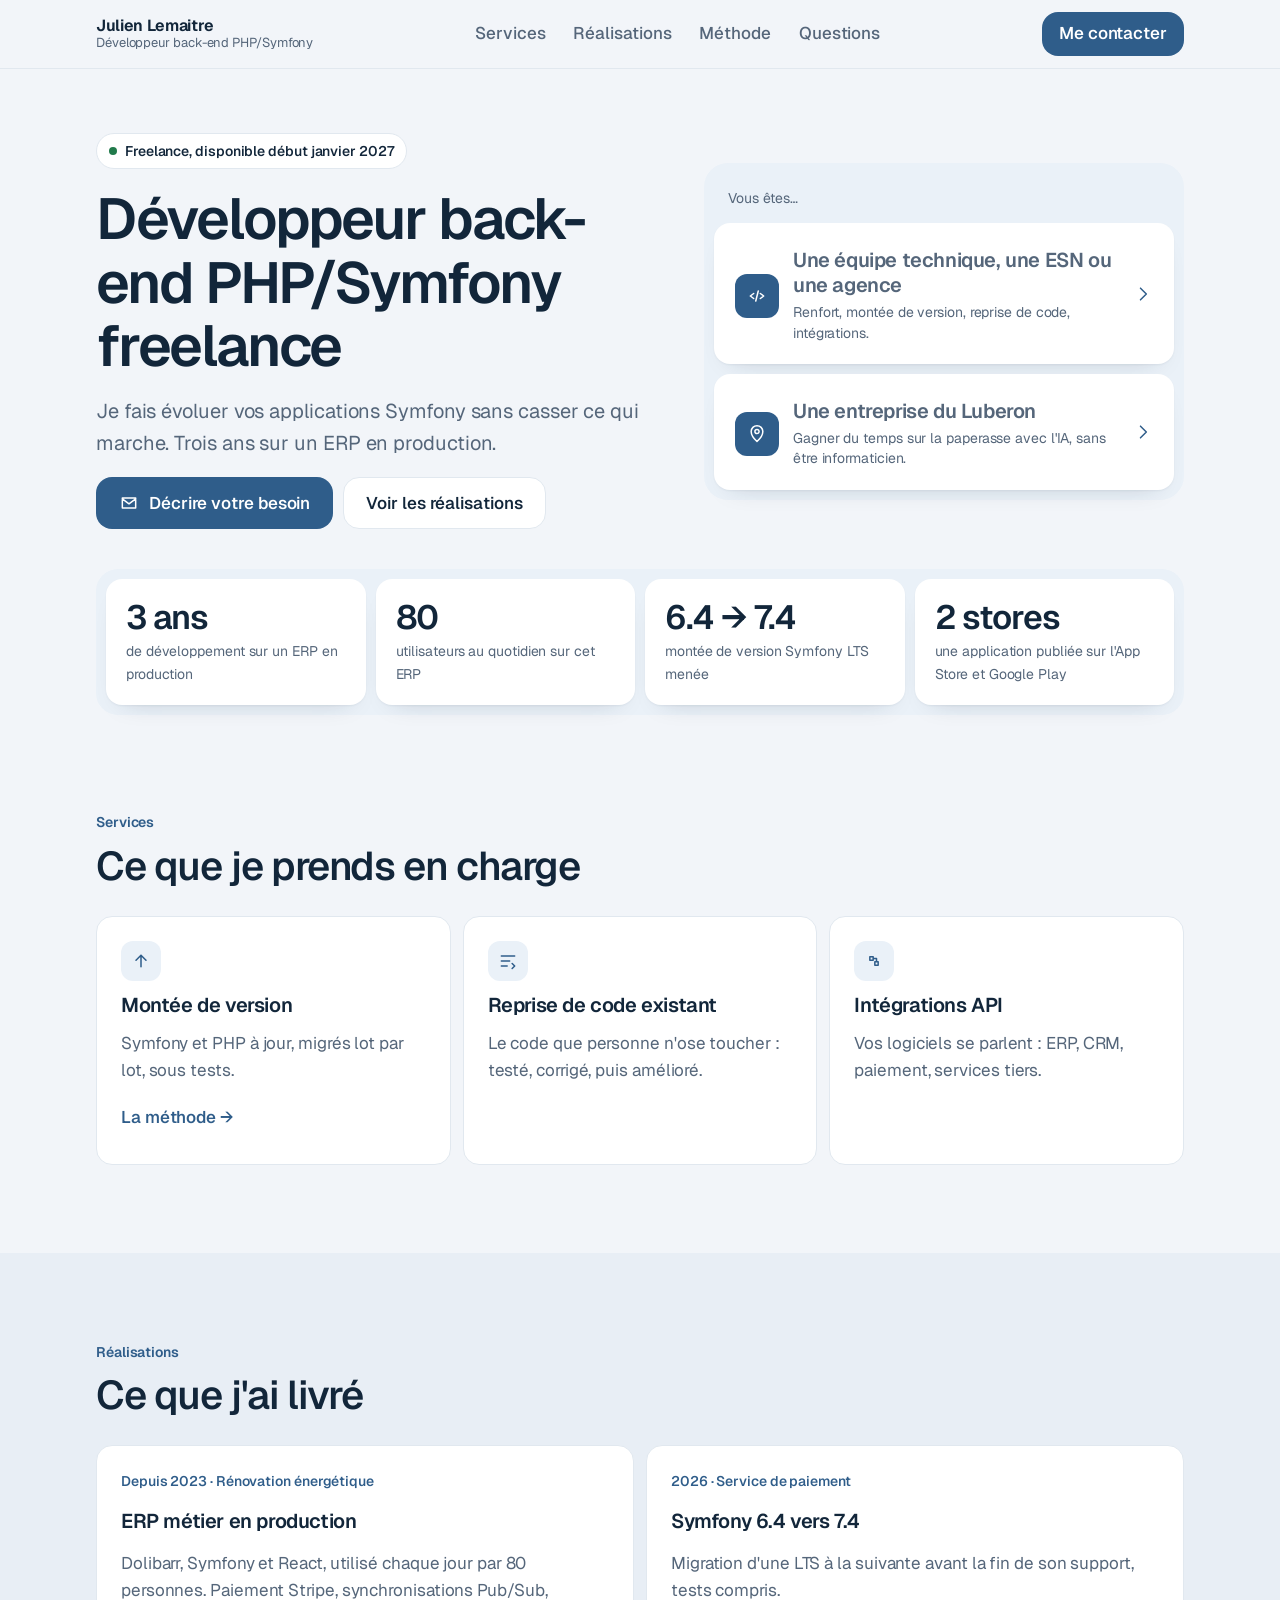
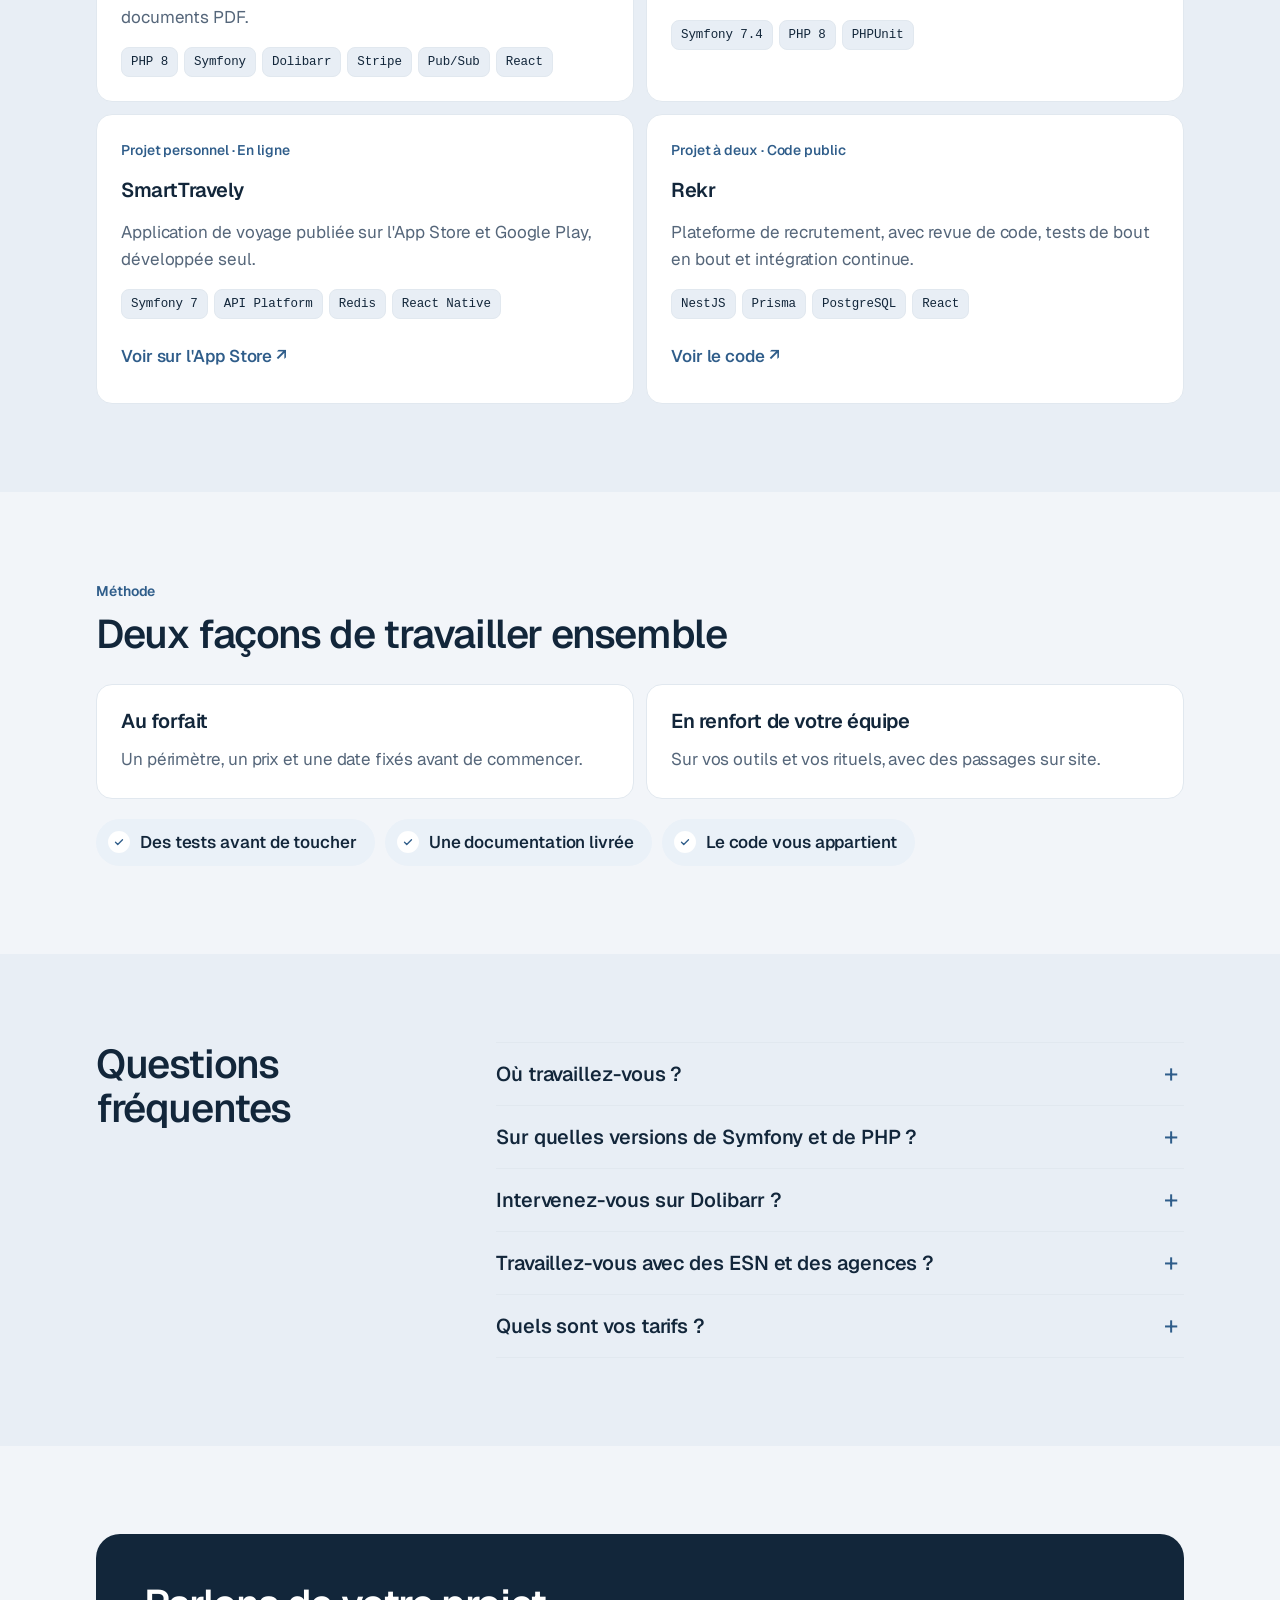
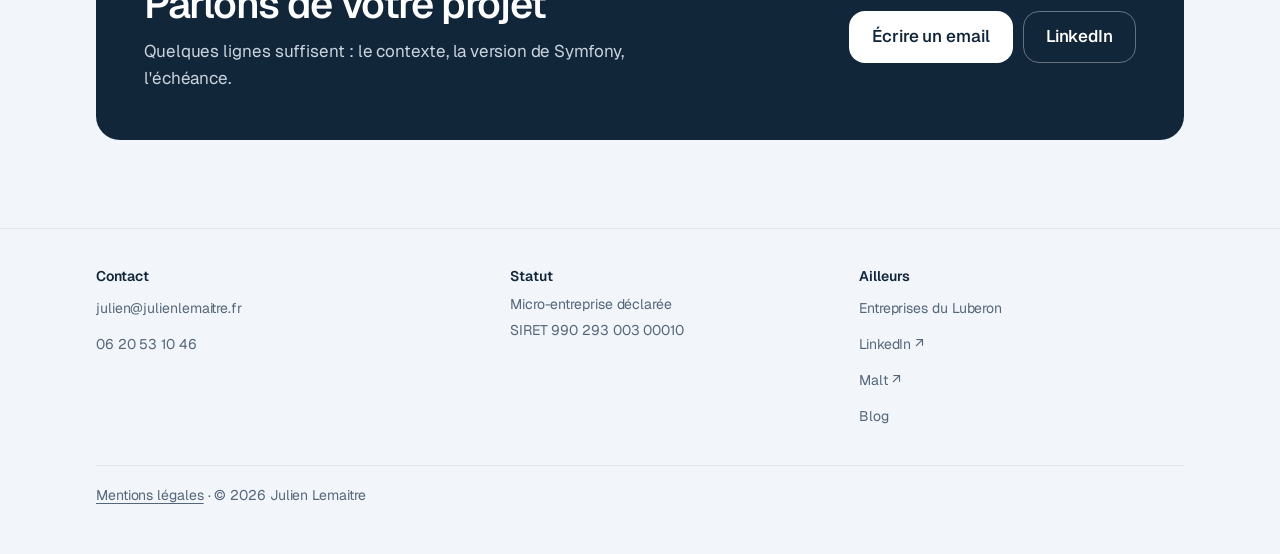
<file: index.html>
<!doctype html>
<html lang="fr-FR">
<head>
<meta charset="utf-8" />
<meta name="viewport" content="width=device-width, initial-scale=1" />

<title>Développeur PHP/Symfony freelance | Julien Lemaitre</title>
<meta name="description" content="Développeur back-end PHP/Symfony freelance : montées de version Symfony, reprise de code existant, intégrations API. 3 ans sur un ERP en production." />
<meta name="author" content="Julien Lemaitre" />
<meta name="robots" content="index, follow, max-image-preview:large, max-snippet:-1" />
<meta name="theme-color" content="#f2f5f9" />

<link rel="canonical" href="https://julienlemaitre.fr/" />
<link rel="alternate" hreflang="fr" href="https://julienlemaitre.fr/" />
<link rel="alternate" hreflang="x-default" href="https://julienlemaitre.fr/" />

<link rel="icon" type="image/svg+xml" href="/favicon.svg" />
<link rel="icon" type="image/png" sizes="32x32" href="/favicon-32.png" />
<link rel="apple-touch-icon" sizes="180x180" href="/apple-touch-icon.png" />
<link rel="manifest" href="/site.webmanifest" />

<meta property="og:type" content="website" />
<meta property="og:locale" content="fr_FR" />
<meta property="og:site_name" content="Julien Lemaitre" />
<meta property="og:title" content="Julien Lemaitre, développeur PHP/Symfony freelance" />
<meta property="og:description" content="Montées de version Symfony, reprise de code existant, intégrations API et automatisation. Partout en France." />
<meta property="og:url" content="https://julienlemaitre.fr/" />
<meta property="og:image" content="https://julienlemaitre.fr/assets/og-accueil.png" />
<meta property="og:image:width" content="1200" />
<meta property="og:image:height" content="630" />
<meta property="og:image:alt" content="Julien Lemaitre, développeur back-end PHP/Symfony freelance, disponible début janvier 2027" />

<meta name="twitter:card" content="summary_large_image" />
<meta name="twitter:title" content="Julien Lemaitre, développeur PHP/Symfony freelance" />
<meta name="twitter:description" content="Montées de version Symfony, reprise de code existant, intégrations API et automatisation. Partout en France." />
<meta name="twitter:image" content="https://julienlemaitre.fr/assets/og-accueil.png" />

<link rel="preconnect" href="https://fonts.googleapis.com" />
<link rel="preconnect" href="https://fonts.gstatic.com" crossorigin />
<link href="https://fonts.googleapis.com/css2?family=Geist:wght@400..700\&display=swap" rel="stylesheet" />

<script type="application/ld+json">
{
  "@context": "https://schema.org",
  "@graph": [
    {
      "@type": "Person",
      "@id": "https://julienlemaitre.fr/#person",
      "name": "Julien Lemaitre",
      "givenName": "Julien",
      "familyName": "Lemaitre",
      "jobTitle": "Développeur back-end PHP/Symfony",
      "description": "Développeur back-end PHP/Symfony freelance. Trois ans de développement sur un ERP métier en production : intégrations API, messagerie asynchrone, paiement en ligne, montée de version Symfony 6.4 vers 7.4.",
      "alumniOf": {
        "@type": "EducationalOrganization",
        "name": "M2i Formation"
      },
      "url": "https://julienlemaitre.fr/",
      "telephone": "+33620531046",
      "email": "julien@julienlemaitre.fr",
      "address": {
        "@type": "PostalAddress",
        "addressLocality": "Lyon",
        "addressRegion": "Auvergne-Rhône-Alpes",
        "postalCode": "69000",
        "addressCountry": "FR"
      },
      "knowsAbout": [
        "Symfony",
        "PHP",
        "Montée de version Symfony",
        "Migration Symfony 7",
        "API Platform",
        "API REST",
        "Webhook",
        "Google Cloud Pub/Sub",
        "Intégration de systèmes",
        "Dolibarr",
        "MySQL",
        "PostgreSQL",
        "Redis",
        "Docker",
        "Stripe",
        "PHPUnit",
        "React",
        "TypeScript",
        "NestJS",
        "n8n"
      ],
      "sameAs": [
        "https://www.linkedin.com/in/julienltm",
        "https://malt.fr/profile/julienlemaitre",
        "https://apps.apple.com/fr/app/smart-travely-voyage-ia/id6758266749"
      ]
    },
    {
      "@type": "ProfessionalService",
      "@id": "https://julienlemaitre.fr/#business",
      "name": "Julien Lemaitre, développement PHP/Symfony",
      "image": "https://julienlemaitre.fr/assets/og-accueil.png",
      "description": "Développement back-end PHP/Symfony en freelance : montée de version, reprise de code existant, intégrations API et automatisation, au forfait ou en renfort d'équipe.",
      "url": "https://julienlemaitre.fr/",
      "telephone": "+33620531046",
      "email": "julien@julienlemaitre.fr",
      "founder": {
        "@id": "https://julienlemaitre.fr/#person"
      },
      "address": {
        "@type": "PostalAddress",
        "addressLocality": "Lyon",
        "addressRegion": "Auvergne-Rhône-Alpes",
        "postalCode": "69000",
        "addressCountry": "FR"
      },
      "areaServed": {
        "@type": "Country",
        "name": "France"
      },
      "serviceType": "Développement back-end PHP/Symfony",
      "hasOfferCatalog": {
        "@type": "OfferCatalog",
        "name": "Prestations de développement PHP/Symfony",
        "itemListElement": [
          {
            "@type": "Offer",
            "itemOffered": {
              "@type": "Service",
              "name": "Montée de version Symfony et PHP",
              "description": "Audit des dépendances et du code déprécié, plan de migration chiffré lot par lot, migration sécurisée par des tests."
            }
          },
          {
            "@type": "Offer",
            "itemOffered": {
              "@type": "Service",
              "name": "Reprise et évolution de code existant",
              "description": "Reprise d'une application Symfony ou PHP, couverture de tests, corrections et nouvelles fonctionnalités."
            }
          },
          {
            "@type": "Offer",
            "itemOffered": {
              "@type": "Service",
              "name": "Intégrations API et automatisation",
              "description": "Connexion entre applications, ERP, CRM et services tiers : API REST, webhooks, files de messages, synchronisations avec reprise sur erreur."
            }
          },
          {
            "@type": "Offer",
            "itemOffered": {
              "@type": "Service",
              "name": "Renfort d'équipe",
              "description": "Intégration à une équipe de développement existante, sur ses outils et ses rituels, avec des passages réguliers sur site."
            }
          }
        ]
      }
    },
    {
      "@type": "WebSite",
      "@id": "https://julienlemaitre.fr/#website",
      "url": "https://julienlemaitre.fr/",
      "name": "Julien Lemaitre, développeur PHP/Symfony",
      "inLanguage": "fr-FR",
      "publisher": {
        "@id": "https://julienlemaitre.fr/#person"
      }
    },
    {
      "@type": "FAQPage",
      "@id": "https://julienlemaitre.fr/#faq",
      "mainEntity": [
        {
          "@type": "Question",
          "name": "Où travaillez-vous ?",
          "acceptedAnswer": {
            "@type": "Answer",
            "text": "Partout en France. Je travaille à distance et je viens sur site au démarrage, puis régulièrement selon vos besoins, en voiture ou en train. Je suis basé dans le Vaucluse."
          }
        },
        {
          "@type": "Question",
          "name": "Sur quelles versions de Symfony et de PHP ?",
          "acceptedAnswer": {
            "@type": "Answer",
            "text": "Symfony 6 et 7, PHP 8. Pour une application plus ancienne, je commence par une lecture du code pour estimer le chemin de migration."
          }
        },
        {
          "@type": "Question",
          "name": "Intervenez-vous sur Dolibarr ?",
          "acceptedAnswer": {
            "@type": "Answer",
            "text": "Oui. J'ai passé trois ans à développer un Dolibarr fortement personnalisé : modules, intégrations, génération de documents, migrations de données."
          }
        },
        {
          "@type": "Question",
          "name": "Travaillez-vous avec des ESN et des agences ?",
          "acceptedAnswer": {
            "@type": "Answer",
            "text": "Oui, en sous-traitance au forfait sur un périmètre fermé, ou en renfort d'équipe."
          }
        },
        {
          "@type": "Question",
          "name": "Quels sont vos tarifs ?",
          "acceptedAnswer": {
            "@type": "Answer",
            "text": "Au forfait, je vous envoie un prix ferme sous 48 heures après un échange sur le périmètre. En renfort d'équipe, le tarif journalier est communiqué sur demande."
          }
        }
      ]
    }
  ]
}
</script>


<style>
  :root {
    --bg: #f2f5f9;
    --surface: #ffffff;
    --bg-alt: #e8eef5;
    --ink: #12263a;
    --muted: #55667a;
    --line: #e1e8ef;
    --brand: #2f5d8a;
    --brand-strong: #234a70;
    --brand-soft: #eaf1f8;
    --on-brand: #ffffff;
    --font: 'Geist', system-ui, -apple-system, 'Segoe UI', sans-serif;
    --mono: ui-monospace, SFMono-Regular, Menlo, monospace;
    --step--1: 0.875rem;
    --step-0: 1.0625rem;
    --step-1: 1.25rem;
    --step-3: clamp(1.75rem, 1.3rem + 2vw, 2.5rem);
    --step-4: clamp(2.1rem, 1.4rem + 3.4vw, 3.6rem);
    --radius: 16px;
    --gutter: max(16px, env(safe-area-inset-left, 0px));
    --gutter-r: max(16px, env(safe-area-inset-right, 0px));
    --header-h: 68px;
    color-scheme: light;
  }

  *, *::before, *::after { box-sizing: border-box; }
  html { -webkit-text-size-adjust: 100%; scroll-behavior: smooth; }
  body {
    margin: 0; background: var(--bg); color: var(--ink);
    font-family: var(--font); font-size: var(--step-0); line-height: 1.6;
    letter-spacing: -0.005em; -webkit-font-smoothing: antialiased;
  }
  ::selection { background: var(--brand); color: var(--on-brand); }
  a { color: var(--brand); text-underline-offset: 3px; }
  a:hover { color: var(--brand-strong); }
  :focus-visible { outline: 3px solid var(--brand); outline-offset: 2px; border-radius: 4px; }
  [id] { scroll-margin-top: calc(var(--header-h) + 16px); }
  h1, h2, h3 { line-height: 1.1; letter-spacing: -0.035em; margin: 0; text-wrap: balance; }
  h1 { font-size: var(--step-4); font-weight: 600; }
  h2 { font-size: var(--step-3); font-weight: 560; }
  h3 { font-size: var(--step-1); font-weight: 600; letter-spacing: -0.02em; line-height: 1.25; }
  p { margin: 0; }
  ul { margin: 0; }
  .muted { color: var(--muted); }

  .skip-link { position: absolute; left: 12px; top: -80px; z-index: 100; background: var(--ink); color: #fff; padding: 10px 14px; border-radius: 8px; }
  .skip-link:focus { top: 12px; color: #fff; }

  .container { width: 100%; max-width: 1120px; margin-inline: auto; padding-left: var(--gutter); padding-right: var(--gutter-r); }
  .section { padding-block: clamp(48px, 7vw, 88px); }
  .section--alt { background: var(--bg-alt); }
  .section-head { display: grid; gap: 10px; margin-bottom: 28px; max-width: 62ch; }
  .eyebrow { font-size: var(--step--1); font-weight: 600; color: var(--brand); }

  .icon { width: 20px; height: 20px; flex: none; stroke: currentColor; fill: none; stroke-width: 1.8; stroke-linecap: round; stroke-linejoin: round; }

  .btn {
    display: inline-flex; align-items: center; justify-content: center; gap: 10px;
    min-height: 52px; padding: 0 22px; border-radius: var(--radius);
    font-family: var(--font); font-weight: 550; font-size: var(--step-0);
    text-decoration: none; border: 1.5px solid transparent; cursor: pointer;
    transition: background-color .18s ease, border-color .18s ease, transform .12s ease;
    touch-action: manipulation;
  }
  .btn:active { transform: scale(.98); }
  .btn--primary { background: var(--brand); color: var(--on-brand); }
  .btn--primary:hover { background: var(--brand-strong); color: var(--on-brand); }
  .btn--ghost { background: var(--surface); color: var(--ink); border-color: var(--line); }
  .btn--ghost:hover { border-color: var(--brand); color: var(--ink); }
  .btn-row { display: flex; flex-wrap: wrap; gap: 10px; }

  /* En-tête */
  .site-header {
    position: sticky; top: 0; z-index: 50;
    background: color-mix(in srgb, var(--bg) 94%, transparent);
    backdrop-filter: saturate(1.4) blur(8px);
    border-bottom: 1px solid var(--line);
  }
  .bar { display: flex; align-items: center; justify-content: space-between; gap: 16px; min-height: var(--header-h); }
  .brand { display: grid; align-content: center; min-height: 44px; line-height: 1.15; color: var(--ink); text-decoration: none; }
  .brand b { font-size: 16px; font-weight: 650; letter-spacing: -0.02em; }
  .brand span { font-size: 13px; color: var(--muted); }
  .brand:hover { color: var(--ink); }
  .nav-desktop { display: none; gap: 4px; }
  .nav-desktop a { color: var(--muted); text-decoration: none; font-weight: 500; padding: 10px 12px; border-radius: 10px; }
  .nav-desktop a:hover { color: var(--ink); background: var(--bg-alt); }
  .header-cta { min-height: 44px; padding: 0 16px; white-space: nowrap; flex: none; }
  @media (max-width: 420px) { .brand span { display: none; } .header-cta { padding: 0 14px; } }
  @media (min-width: 900px) { .nav-desktop { display: flex; } }

  /* Haut de page */
  .hero { padding-block: 32px 8px; }
  .hero-grid { display: grid; gap: 28px; align-items: center; }
  .hero-text { display: grid; gap: 18px; justify-items: start; }
  .pill { display: inline-flex; align-items: center; gap: 8px; padding: 6px 12px; border: 1px solid var(--line); border-radius: 999px; font-size: var(--step--1); font-weight: 550; background: var(--surface); }
  .pill .dot { width: 8px; height: 8px; border-radius: 50%; background: #217a4b; }
  .lead { font-size: var(--step-1); color: var(--muted); max-width: 48ch; }
  .lead strong { color: var(--ink); font-weight: 550; }

  .aiguillage { background: var(--brand-soft); border-radius: 24px; padding: 10px; display: grid; gap: 10px; }
  .aiguillage > p { padding: 14px 14px 4px; font-size: var(--step--1); color: var(--muted); }
  .porte {
    display: grid; grid-template-columns: 44px 1fr 20px; gap: 14px; align-items: center;
    padding: 20px; border-radius: 16px; background: var(--surface); color: var(--ink); text-decoration: none;
    box-shadow: 0 1px 2px rgba(18,38,58,.05), 0 12px 24px -18px rgba(18,38,58,.25);
    border: 1.5px solid transparent; transition: border-color .18s ease;
  }
  .porte:hover { border-color: var(--brand); color: var(--ink); }
  .porte .p-icon { width: 44px; height: 44px; border-radius: 12px; display: grid; place-items: center; background: var(--brand); color: var(--on-brand); }
  .porte b { display: block; font-weight: 600; font-size: var(--step-1); letter-spacing: -0.02em; line-height: 1.25; }
  .porte span { display: block; color: var(--muted); font-size: var(--step--1); line-height: 1.45; margin-top: 4px; }
  .porte .chev { color: var(--brand); }

  .facts { margin: 40px 0 0; display: grid; grid-template-columns: repeat(2, minmax(0, 1fr)); gap: 10px; padding: 10px; border-radius: 22px; background: var(--brand-soft); }
  .facts div { display: grid; gap: 4px; align-content: start; padding: 20px; border-radius: 16px; background: var(--surface); box-shadow: 0 1px 2px rgba(18,38,58,.05), 0 12px 24px -18px rgba(18,38,58,.25); }
  .facts dt { margin: 0; font-weight: 600; font-size: clamp(1.5rem, 1.2rem + 1.2vw, 2.1rem); letter-spacing: -0.03em; line-height: 1.1; }
  .facts dd { margin: 0; font-size: var(--step--1); color: var(--muted); }

  @media (min-width: 900px) {
    .hero { padding-top: 64px; }
    .hero-grid { grid-template-columns: 1.15fr 1fr; gap: 56px; }
    .facts { grid-template-columns: repeat(4, 1fr); }
  }

  /* Cartes génériques */
  .cards { display: grid; gap: 12px; }
  @media (min-width: 760px) { .cards--3 { grid-template-columns: repeat(3, 1fr); } .cards--2 { grid-template-columns: repeat(2, 1fr); } }
  .card { display: grid; gap: 12px; align-content: start; padding: 24px; border-radius: var(--radius); background: var(--surface); border: 1px solid var(--line); }
  .card p { color: var(--muted); }
  .c-icon { width: 40px; height: 40px; border-radius: 12px; display: grid; place-items: center; background: var(--brand-soft); color: var(--brand); }
  .checks { list-style: none; padding: 0; margin: 0; display: grid; gap: 8px; }
  .checks li { display: grid; grid-template-columns: 22px 1fr; gap: 10px; font-size: var(--step--1); line-height: 1.5; }
  .checks li::before {
    content: ""; width: 20px; height: 20px; margin-top: 1px; border-radius: 50%;
    background: var(--brand-soft) url("data:image/svg+xml,%3Csvg xmlns='http://www.w3.org/2000/svg' viewBox='0 0 24 24' fill='none' stroke='%232f5d8a' stroke-width='2.6' stroke-linecap='round' stroke-linejoin='round'%3E%3Cpath d='M5 12.5l4.5 4.5L19 7.5'/%3E%3C/svg%3E") center / 12px no-repeat;
  }
  .card .more { display: inline-flex; align-items: center; min-height: 44px; font-weight: 550; text-decoration: none; }

  /* Réalisations */
  .projet { gap: 16px; }
  .projet .meta { font-size: var(--step--1); color: var(--brand); font-weight: 550; }
  .projet h4 { margin: 0; font-size: var(--step--1); font-weight: 600; color: var(--ink); text-transform: none; }
  .projet ul.checks li { color: var(--muted); }
  .tags { list-style: none; padding: 0; margin: 0; display: flex; flex-wrap: wrap; gap: 6px; }
  .tags li { font-family: var(--mono); font-size: 12.5px; padding: 4px 9px; border-radius: 8px; background: var(--bg-alt); color: var(--ink); border: 1px solid var(--line); }
  .projet--main { background: var(--surface); }
  @media (min-width: 900px) { .projet--main { grid-column: 1 / -1; grid-template-columns: 1fr 1fr; column-gap: 48px; } .projet--main .full { grid-column: 1 / -1; } }

  /* Méthode */
  .principes { margin-top: 12px; display: grid; gap: 12px; }
  @media (min-width: 760px) { .principes { grid-template-columns: repeat(3, 1fr); } }
  .principe { padding: 20px 22px; border-radius: var(--radius); background: var(--brand-soft); }
  .principe h3 { font-size: var(--step-0); margin-bottom: 6px; }
  .principe p { color: var(--muted); font-size: var(--step--1); }
  .note { margin-top: 20px; color: var(--muted); max-width: 70ch; }
  .engagements { list-style: none; padding: 0; margin: 20px 0 0; display: flex; flex-wrap: wrap; gap: 10px; }
  .engagements li { display: inline-flex; align-items: center; gap: 10px; padding: 10px 18px 10px 12px; border-radius: 999px; background: var(--brand-soft); font-weight: 550; }
  .engagements li::before { content: ""; width: 22px; height: 22px; border-radius: 50%; background: var(--surface) url("data:image/svg+xml,%3Csvg xmlns='http://www.w3.org/2000/svg' viewBox='0 0 24 24' fill='none' stroke='%232f5d8a' stroke-width='2.6' stroke-linecap='round' stroke-linejoin='round'%3E%3Cpath d='M5 12.5l4.5 4.5L19 7.5'/%3E%3C/svg%3E") center / 12px no-repeat; }

  /* Questions */
  .faq { display: grid; gap: 24px; }
  .items { border-top: 1px solid var(--line); max-width: 760px; }
  details { border-bottom: 1px solid var(--line); }
  summary { list-style: none; cursor: pointer; padding: 18px 40px 18px 0; position: relative; font-weight: 550; font-size: var(--step-1); line-height: 1.3; min-height: 44px; }
  summary::-webkit-details-marker { display: none; }
  summary::after { content: "+"; position: absolute; right: 6px; top: 50%; translate: 0 -50%; font-size: 1.6rem; font-weight: 400; color: var(--brand); }
  details[open] summary::after { content: "\2212"; }
  details p { padding: 0 0 20px; max-width: 62ch; color: var(--muted); }
  @media (min-width: 900px) { .faq { grid-template-columns: 1fr 2fr; gap: 56px; } }

  /* Contact */
  .contact { display: grid; gap: 18px; padding: clamp(24px, 4vw, 48px); border-radius: 24px; background: var(--ink); color: #fff; }
  .contact p, .contact li { color: #c9d4df; }
  .contact ul { padding-left: 20px; display: grid; gap: 4px; }
  .contact .btn--primary { background: #fff; color: var(--ink); }
  .contact .btn--primary:hover { background: var(--brand-soft); color: var(--ink); }
  .contact .btn--ghost { background: transparent; color: #fff; border-color: rgba(255,255,255,.35); }
  .contact .btn--ghost:hover { border-color: #fff; color: #fff; }
  @media (min-width: 900px) { .contact { grid-template-columns: 1.2fr 1fr; align-items: center; column-gap: 48px; } .contact .btn-row { justify-content: flex-end; } }

  footer { border-top: 1px solid var(--line); padding: 40px 0 calc(110px + env(safe-area-inset-bottom, 0px)); font-size: var(--step--1); color: var(--muted); }
  .foot-grid { display: grid; gap: 24px; }
  @media (min-width: 760px) { .foot-grid { grid-template-columns: 1.2fr 1fr 1fr; } }
  .foot-grid h2 { font-size: var(--step--1); font-weight: 600; letter-spacing: 0; color: var(--ink); margin-bottom: 8px; }
  .foot-grid p { margin: 0 0 4px; }
  .foot-grid a { color: var(--muted); text-decoration: none; display: inline-flex; min-height: 32px; align-items: center; }
  .foot-grid a:hover { color: var(--brand); text-decoration: underline; }
  .legal { margin-top: 28px; padding-top: 18px; border-top: 1px solid var(--line); }
  .legal a { color: var(--muted); }
  @media (min-width: 900px) { footer { padding-bottom: 48px; } }

  .sticky-call {
    position: fixed; left: 0; right: 0; bottom: 0; z-index: 40; display: flex; gap: 8px;
    padding: 10px var(--gutter-r) calc(10px + env(safe-area-inset-bottom, 0px)) var(--gutter);
    background: var(--surface); border-top: 1px solid var(--line); box-shadow: 0 -10px 30px -18px rgba(0,0,0,.3);
  }
  .sticky-call .btn { flex: 1; min-height: 50px; padding-inline: 12px; }
  .sticky-call .btn--ghost { flex: 0 0 auto; }
  @media (min-width: 900px) { .sticky-call { display: none; } }
  @media (orientation: landscape) and (max-height: 500px) { .sticky-call { display: none; } footer { padding-bottom: 48px; } }

  @media (prefers-reduced-motion: reduce) {
    html { scroll-behavior: auto; }
    *, *::before, *::after { transition: none !important; }
  }
</style>
<script defer src="https://cloud.umami.is/script.js" data-website-id="cdc237ee-e042-418c-96bf-7b74067eba70"></script>
</head>
<body>
<a class="skip-link" href="#contenu">Aller au contenu</a>

<header class="site-header">
  <div class="container bar">
    <a href="/" class="brand"><b>Julien Lemaitre</b><span>Développeur back-end PHP/Symfony</span></a>
    <nav class="nav-desktop" aria-label="Navigation principale">
      <a href="#services">Services</a>
      <a href="#realisations">Réalisations</a>
      <a href="#methode">Méthode</a>
      <a href="#questions">Questions</a>
    </nav>
    <a class="btn btn--primary header-cta" href="#contact" data-umami-event="cta-header">Me contacter</a>
  </div>
</header>

<main id="contenu">
  <section class="hero">
    <div class="container hero-grid">
      <div class="hero-text">
        <p class="pill"><span class="dot" aria-hidden="true"></span>Freelance, disponible début janvier 2027</p>
        <h1>Développeur back-end PHP/Symfony freelance</h1>
        <p class="lead">Je fais évoluer vos applications Symfony sans casser ce qui marche. Trois ans sur un ERP en production.</p>
        <div class="btn-row">
          <a class="btn btn--primary" href="mailto:julien@julienlemaitre.fr?subject=Projet%20PHP%2FSymfony" data-umami-event="cta-hero">
            <svg class="icon" viewBox="0 0 24 24" aria-hidden="true"><path d="M4 6h16v12H4zM4 7l8 6 8-6" /></svg>
            Décrire votre besoin
          </a>
          <a class="btn btn--ghost" href="#realisations">Voir les réalisations</a>
        </div>
      </div>

      <nav class="aiguillage" aria-label="Choisir votre situation">
        <p>Vous êtes…</p>
        <a class="porte" href="#services" data-umami-event="porte-tech">
          <span class="p-icon"><svg class="icon" viewBox="0 0 24 24" aria-hidden="true"><path d="M8 9l-4 3 4 3M16 9l4 3-4 3M13.5 6l-3 12" /></svg></span>
          <span><b>Une équipe technique, une ESN ou une agence</b><span>Renfort, montée de version, reprise de code, intégrations.</span></span>
          <svg class="icon chev" viewBox="0 0 24 24" aria-hidden="true"><path d="M9 5l7 7-7 7" /></svg>
        </a>
        <a class="porte" href="/ia-pme-luberon" data-umami-event="porte-luberon">
          <span class="p-icon"><svg class="icon" viewBox="0 0 24 24" aria-hidden="true"><path d="M12 21s-7-6.2-7-12a7 7 0 0 1 14 0c0 5.8-7 12-7 12zM12 11.5a2.5 2.5 0 1 0 0-5 2.5 2.5 0 0 0 0 5" /></svg></span>
          <span><b>Une entreprise du Luberon</b><span>Gagner du temps sur la paperasse avec l'IA, sans être informaticien.</span></span>
          <svg class="icon chev" viewBox="0 0 24 24" aria-hidden="true"><path d="M9 5l7 7-7 7" /></svg>
        </a>
      </nav>
    </div>

    <div class="container">
      <dl class="facts">
        <div><dt>3 ans</dt><dd>de développement sur un ERP en production</dd></div>
        <div><dt>80</dt><dd>utilisateurs au quotidien sur cet ERP</dd></div>
        <div><dt>6.4 → 7.4</dt><dd>montée de version Symfony LTS menée</dd></div>
        <div><dt>2 stores</dt><dd>une application publiée sur l'App Store et Google Play</dd></div>
      </dl>
    </div>
  </section>

  <section class="section" id="services" aria-labelledby="services-title">
    <div class="container">
      <div class="section-head">
        <p class="eyebrow">Services</p>
        <h2 id="services-title">Ce que je prends en charge</h2>
      </div>
      <div class="cards cards--3">
        <article class="card">
          <span class="c-icon"><svg class="icon" viewBox="0 0 24 24" aria-hidden="true"><path d="M12 19V5M6 11l6-6 6 6" /></svg></span>
          <h3>Montée de version</h3>
          <p>Symfony et PHP à jour, migrés lot par lot, sous tests.</p>
          <a class="more" href="/montee-de-version-symfony">La méthode →</a>
        </article>
        <article class="card">
          <span class="c-icon"><svg class="icon" viewBox="0 0 24 24" aria-hidden="true"><path d="M4 6h16M4 12h10M4 18h7M17 15l3 3-3 3" /></svg></span>
          <h3>Reprise de code existant</h3>
          <p>Le code que personne n'ose toucher : testé, corrigé, puis amélioré.</p>
        </article>
        <article class="card">
          <span class="c-icon"><svg class="icon" viewBox="0 0 24 24" aria-hidden="true"><path d="M7 7h4v4H7zM13 13h4v4h-4zM11 9h4v4" /></svg></span>
          <h3>Intégrations API</h3>
          <p>Vos logiciels se parlent : ERP, CRM, paiement, services tiers.</p>
        </article>
      </div>
    </div>
  </section>

  <section class="section section--alt" id="realisations" aria-labelledby="realisations-title">
    <div class="container">
      <div class="section-head">
        <p class="eyebrow">Réalisations</p>
        <h2 id="realisations-title">Ce que j'ai livré</h2>
      </div>
      <div class="cards cards--2">
        <article class="card projet">
          <p class="meta">Depuis 2023 · Rénovation énergétique</p>
          <h3>ERP métier en production</h3>
          <p>Dolibarr, Symfony et React, utilisé chaque jour par 80 personnes. Paiement Stripe, synchronisations Pub/Sub, documents PDF.</p>
          <ul class="tags" aria-label="Technologies"><li>PHP 8</li><li>Symfony</li><li>Dolibarr</li><li>Stripe</li><li>Pub/Sub</li><li>React</li></ul>
        </article>
        <article class="card projet">
          <p class="meta">2026 · Service de paiement</p>
          <h3>Symfony 6.4 vers 7.4</h3>
          <p>Migration d'une LTS à la suivante avant la fin de son support, tests compris.</p>
          <ul class="tags" aria-label="Technologies"><li>Symfony 7.4</li><li>PHP 8</li><li>PHPUnit</li></ul>
        </article>
        <article class="card projet">
          <p class="meta">Projet personnel · En ligne</p>
          <h3>SmartTravely</h3>
          <p>Application de voyage publiée sur l'App Store et Google Play, développée seul.</p>
          <ul class="tags" aria-label="Technologies"><li>Symfony 7</li><li>API Platform</li><li>Redis</li><li>React Native</li></ul>
          <a class="more" href="https://apps.apple.com/fr/app/smart-travely-voyage-ia/id6758266749" target="_blank" rel="noopener" data-umami-event="smarttravely-appstore">Voir sur l'App Store ↗</a>
        </article>
        <article class="card projet">
          <p class="meta">Projet à deux · Code public</p>
          <h3>Rekr</h3>
          <p>Plateforme de recrutement, avec revue de code, tests de bout en bout et intégration continue.</p>
          <ul class="tags" aria-label="Technologies"><li>NestJS</li><li>Prisma</li><li>PostgreSQL</li><li>React</li></ul>
          <a class="more" href="https://github.com/2iAcademy/rekr-app" target="_blank" rel="noopener" data-umami-event="rekr-github">Voir le code ↗</a>
        </article>
      </div>
    </div>
  </section>

  <section class="section" id="methode" aria-labelledby="methode-title">
    <div class="container">
      <div class="section-head">
        <p class="eyebrow">Méthode</p>
        <h2 id="methode-title">Deux façons de travailler ensemble</h2>
      </div>
      <div class="cards cards--2">
        <article class="card">
          <h3>Au forfait</h3>
          <p>Un périmètre, un prix et une date fixés avant de commencer.</p>
        </article>
        <article class="card">
          <h3>En renfort de votre équipe</h3>
          <p>Sur vos outils et vos rituels, avec des passages sur site.</p>
        </article>
      </div>
      <ul class="engagements" aria-label="Engagements">
        <li>Des tests avant de toucher</li>
        <li>Une documentation livrée</li>
        <li>Le code vous appartient</li>
      </ul>
    </div>
  </section>

  <section class="section section--alt" id="questions" aria-labelledby="questions-title">
    <div class="container faq">
      <h2 id="questions-title">Questions fréquentes</h2>
      <div class="items">
        <details><summary>Où travaillez-vous ?</summary><p>Partout en France. Je travaille à distance et je viens sur site au démarrage, puis régulièrement selon vos besoins, en voiture ou en train. Je suis basé dans le Vaucluse.</p></details>
        <details><summary>Sur quelles versions de Symfony et de PHP ?</summary><p>Symfony 6 et 7, PHP 8. Pour une application plus ancienne, je commence par une lecture du code pour estimer le chemin de migration.</p></details>
        <details><summary>Intervenez-vous sur Dolibarr ?</summary><p>Oui. J'ai passé trois ans à développer un Dolibarr fortement personnalisé : modules, intégrations, génération de documents, migrations de données.</p></details>
        <details><summary>Travaillez-vous avec des ESN et des agences ?</summary><p>Oui, en sous-traitance au forfait sur un périmètre fermé, ou en renfort d'équipe.</p></details>
        <details><summary>Quels sont vos tarifs ?</summary><p>Au forfait, je vous envoie un prix ferme sous 48 heures après un échange sur le périmètre. En renfort d'équipe, le tarif journalier est communiqué sur demande.</p></details>
      </div>
    </div>
  </section>

  <section class="section" id="contact" aria-labelledby="contact-title">
    <div class="container">
      <div class="contact">
        <div>
          <h2 id="contact-title">Parlons de votre projet</h2>
          <p style="margin-top:12px">Quelques lignes suffisent : le contexte, la version de Symfony, l'échéance.</p>
        </div>
        <div class="btn-row">
          <a class="btn btn--primary" href="mailto:julien@julienlemaitre.fr?subject=Projet%20PHP%2FSymfony" data-umami-event="cta-contact-mail">Écrire un email</a>
          <a class="btn btn--ghost" href="https://www.linkedin.com/in/julienltm" target="_blank" rel="noopener" data-umami-event="cta-contact-linkedin">LinkedIn</a>
        </div>
      </div>
    </div>
  </section>
</main>

<footer>
  <div class="container">
    <div class="foot-grid">
      <div>
        <h2>Contact</h2>
        <p><a href="mailto:julien@julienlemaitre.fr" data-umami-event="mail-footer">julien@julienlemaitre.fr</a></p>
        <p><a href="tel:+33620531046" data-umami-event="phone-footer">06 20 53 10 46</a></p>
      </div>
      <div>
        <h2>Statut</h2>
        <p>Micro-entreprise déclarée</p>
        <p>SIRET 990 293 003 00010</p>
      </div>
      <div>
        <h2>Ailleurs</h2>
        <p><a href="/ia-pme-luberon">Entreprises du Luberon</a></p>
        <p><a href="https://www.linkedin.com/in/julienltm" target="_blank" rel="noopener" data-umami-event="linkedin-footer">LinkedIn ↗</a></p>
        <p><a href="https://malt.fr/profile/julienlemaitre" target="_blank" rel="noopener" data-umami-event="malt-footer">Malt ↗</a></p>
        <p><a href="/blog" data-umami-event="blog-footer">Blog</a></p>
      </div>
    </div>
    <p class="legal"><a href="/mentions-legales">Mentions légales</a> · © 2026 Julien Lemaitre</p>
  </div>
</footer>

<div class="sticky-call" role="region" aria-label="Me contacter">
  <a class="btn btn--primary" href="mailto:julien@julienlemaitre.fr?subject=Projet%20PHP%2FSymfony" data-umami-event="cta-barre-mail">Décrire votre besoin</a>
  <a class="btn btn--ghost" href="tel:+33620531046" data-umami-event="cta-barre-appel">Appeler</a>
</div>

</body>
</html>
</file>
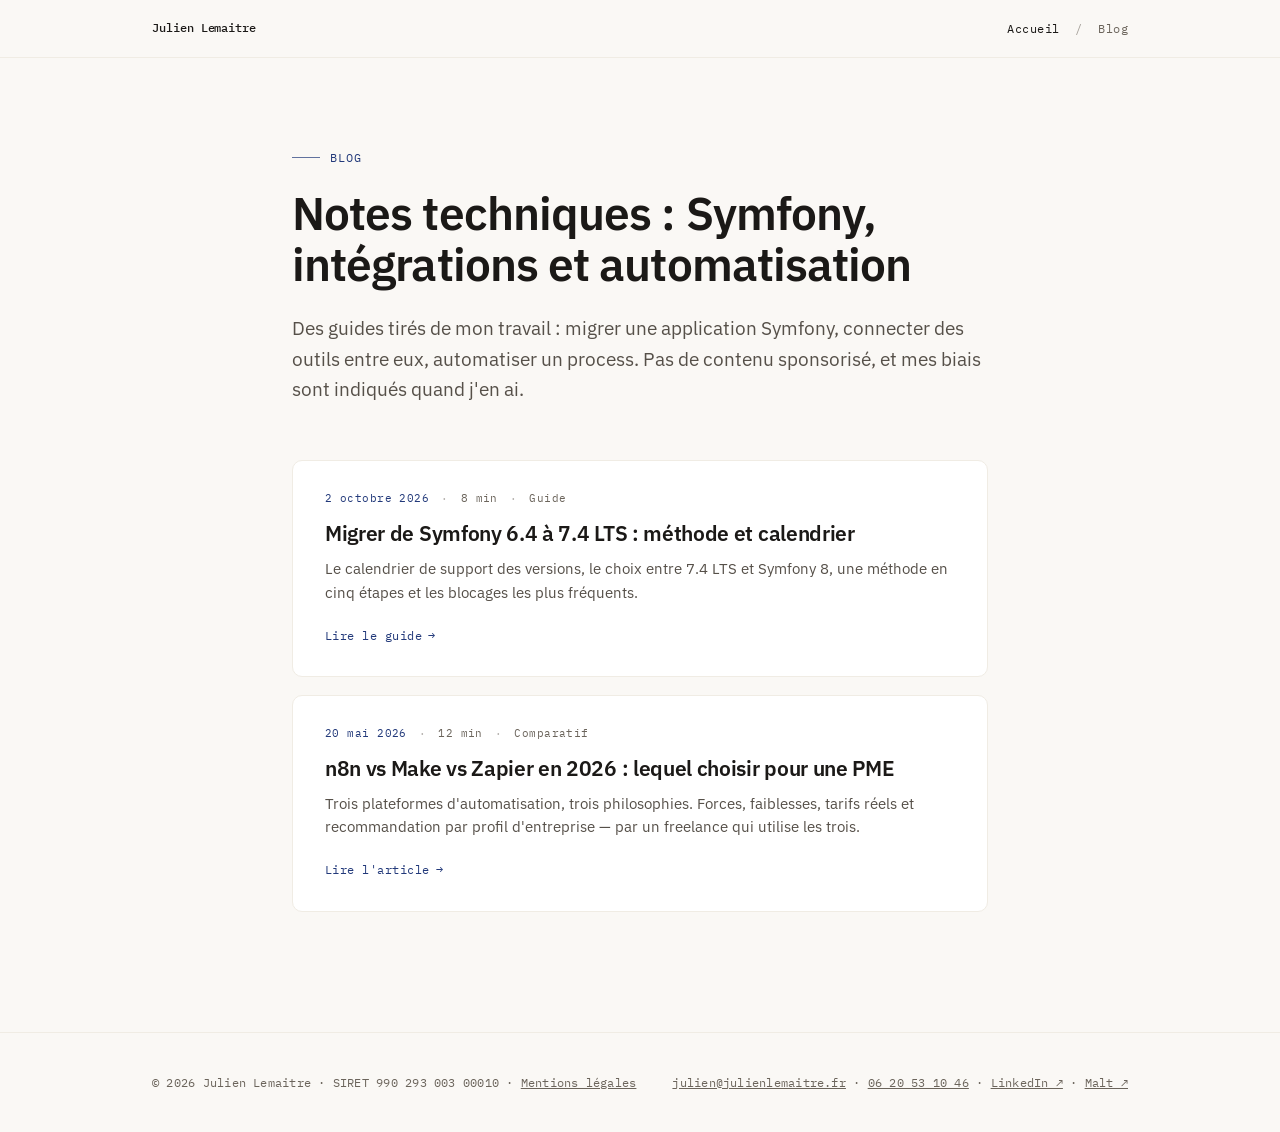
<file: blog/index.html>
<!doctype html>
<html lang="fr-FR">
<head>
<meta charset="utf-8" />
<meta name="viewport" content="width=device-width, initial-scale=1" />

<title>Blog — Symfony, intégrations et automatisation · Julien Lemaitre</title>
<meta name="description" content="Guides pratiques sur la migration Symfony, les intégrations API et l'automatisation de process. Retours d'expérience et comparatifs d'outils." />
<meta name="author" content="Julien Lemaitre" />
<meta name="robots" content="index, follow, max-image-preview:large, max-snippet:-1" />
<meta name="theme-color" content="#faf8f5" />

<link rel="canonical" href="https://julienlemaitre.fr/blog" />
<link rel="icon" type="image/svg+xml" href="/favicon.svg" />
<link rel="apple-touch-icon" sizes="180x180" href="/apple-touch-icon.png" />

<meta property="og:type" content="website" />
<meta property="og:locale" content="fr_FR" />
<meta property="og:site_name" content="Julien Lemaitre" />
<meta property="og:title" content="Blog — Symfony, intégrations et automatisation" />
<meta property="og:description" content="Guides pratiques sur la migration Symfony, les intégrations API et l'automatisation de process." />
<meta property="og:url" content="https://julienlemaitre.fr/blog" />
<meta property="og:image" content="https://julienlemaitre.fr/assets/og-image.png" />

<meta name="twitter:card" content="summary_large_image" />
<meta name="twitter:title" content="Blog — Symfony, intégrations et automatisation" />
<meta name="twitter:description" content="Guides pratiques sur la migration Symfony, les intégrations API et l'automatisation." />
<meta name="twitter:image" content="https://julienlemaitre.fr/assets/og-image.png" />

<link rel="preconnect" href="https://fonts.googleapis.com" />
<link rel="preconnect" href="https://fonts.gstatic.com" crossorigin />
<link href="https://fonts.googleapis.com/css2?family=IBM+Plex+Sans:wght@400;500;600;700&family=IBM+Plex+Mono:wght@400;500&display=swap" rel="stylesheet" />
<link rel="stylesheet" href="/assets/article.css" />

<script type="application/ld+json">
{
  "@context": "https://schema.org",
  "@graph": [
    {
      "@type": "BreadcrumbList",
      "itemListElement": [
        {"@type": "ListItem", "position": 1, "name": "Accueil", "item": "https://julienlemaitre.fr/"},
        {"@type": "ListItem", "position": 2, "name": "Blog"}
      ]
    },
    {
      "@type": "Blog",
      "name": "Blog Julien Lemaitre — Symfony, intégrations et automatisation",
      "description": "Guides pratiques sur la migration Symfony, les intégrations API et l'automatisation de process.",
      "url": "https://julienlemaitre.fr/blog",
      "inLanguage": "fr-FR",
      "author": {"@type": "Person", "name": "Julien Lemaitre", "url": "https://julienlemaitre.fr/"},
      "blogPost": [
        {
          "@type": "BlogPosting",
          "headline": "Migrer de Symfony 6.4 à 7.4 LTS : méthode et calendrier",
          "url": "https://julienlemaitre.fr/montee-de-version-symfony",
          "datePublished": "2026-10-02",
          "author": {"@type": "Person", "name": "Julien Lemaitre"}
        },
        {
          "@type": "BlogPosting",
          "headline": "n8n vs Make vs Zapier en 2026 : lequel choisir pour une PME",
          "url": "https://julienlemaitre.fr/blog/n8n-vs-make-vs-zapier-2026",
          "datePublished": "2026-05-20",
          "author": {"@type": "Person", "name": "Julien Lemaitre"}
        }
      ]
    }
  ]
}
</script>

<style>
  .article-list { display: flex; flex-direction: column; gap: 18px; margin: 32px 0 0; }
  .article-card {
    display: block;
    padding: 28px 32px;
    background: var(--bg-card);
    border: 1px solid var(--border-soft);
    border-radius: 10px;
    text-decoration: none;
    color: inherit;
    transition: border-color 0.15s ease, transform 0.1s ease;
  }
  .article-card:hover {
    border-color: var(--accent-line);
    transform: translateY(-1px);
  }
  .article-card .article-meta {
    display: flex;
    gap: 12px;
    flex-wrap: wrap;
    align-items: center;
    font-family: var(--mono);
    font-size: 11px;
    letter-spacing: 0.04em;
    color: var(--fg-dim);
    margin-bottom: 12px;
  }
  .article-card .article-meta .date { color: var(--accent); }
  .article-card .article-meta .sep { opacity: 0.5; }
  .article-card .article-title {
    display: block;
    font-size: 21px;
    font-weight: 600;
    color: var(--fg);
    margin-bottom: 10px;
    letter-spacing: -0.015em;
    line-height: 1.3;
  }
  .article-card .article-desc {
    color: var(--fg-muted);
    font-size: 15px;
    line-height: 1.55;
    margin: 0 0 16px;
  }
  .article-card .article-read {
    font-family: var(--mono);
    font-size: 12px;
    letter-spacing: 0.04em;
    color: var(--accent);
    display: inline-flex;
    align-items: center;
    gap: 6px;
  }
  .article-card .article-read .arrow { transition: transform 0.15s ease; }
  .article-card:hover .article-read .arrow { transform: translateX(3px); }

  .upcoming {
    margin-top: 48px;
    padding: 28px 32px;
    border: 1px dashed var(--border);
    border-radius: 10px;
    color: var(--fg-dim);
  }
  .upcoming h2 {
    font-size: 15px;
    color: var(--fg-muted);
    margin: 0 0 16px;
    font-weight: 500;
    letter-spacing: 0.02em;
  }
  .upcoming ul {
    list-style: none;
    padding: 0;
    margin: 0;
    display: flex;
    flex-direction: column;
    gap: 8px;
  }
  .upcoming li {
    font-family: var(--mono);
    font-size: 13px;
    color: var(--fg-muted);
    line-height: 1.5;
  }
  .upcoming li::before {
    content: "→ ";
    color: var(--accent);
    margin-right: 4px;
  }
</style>
<script defer src="https://cloud.umami.is/script.js" data-website-id="cdc237ee-e042-418c-96bf-7b74067eba70"></script>
</head>
<body>

<nav class="top" aria-label="Fil d'Ariane">
  <div class="container">
    <a href="/" class="brand">Julien Lemaitre</a>
    <span class="crumb">
      <a href="/">Accueil</a>
      <span class="sep">/</span>
      Blog
    </span>
  </div>
</nav>

<article class="case-page">
  <div class="container">

    <header class="head">
      <p class="eyebrow">Blog</p>
      <h1>Notes techniques : Symfony, intégrations et automatisation</h1>
      <p class="lede">
        Des guides tirés de mon travail : migrer une application Symfony, connecter des outils
        entre eux, automatiser un process. Pas de contenu sponsorisé, et mes biais sont indiqués
        quand j'en ai.
      </p>
    </header>

    <div class="article-list">

      <a class="article-card" data-umami-event="article-card-click" href="/montee-de-version-symfony">
        <div class="article-meta">
          <span class="date">2 octobre 2026</span>
          <span class="sep">·</span>
          <span>8 min</span>
          <span class="sep">·</span>
          <span>Guide</span>
        </div>
        <span class="article-title">Migrer de Symfony 6.4 à 7.4 LTS : méthode et calendrier</span>
        <p class="article-desc">
          Le calendrier de support des versions, le choix entre 7.4 LTS et Symfony 8, une méthode
          en cinq étapes et les blocages les plus fréquents.
        </p>
        <span class="article-read">Lire le guide <span class="arrow" aria-hidden="true">→</span></span>
      </a>

      <a class="article-card" data-umami-event="article-card-click" href="/blog/n8n-vs-make-vs-zapier-2026">
        <div class="article-meta">
          <span class="date">20 mai 2026</span>
          <span class="sep">·</span>
          <span>12 min</span>
          <span class="sep">·</span>
          <span>Comparatif</span>
        </div>
        <span class="article-title">n8n vs Make vs Zapier en 2026 : lequel choisir pour une PME</span>
        <p class="article-desc">
          Trois plateformes d'automatisation, trois philosophies. Forces, faiblesses, tarifs réels
          et recommandation par profil d'entreprise — par un freelance qui utilise les trois.
        </p>
        <span class="article-read">Lire l'article <span class="arrow" aria-hidden="true">→</span></span>
      </a>

    </div>


  </div>
</article>

<footer>
  <div class="container">
    <span>© 2026 Julien Lemaitre · SIRET 990 293 003 00010 · <a href="/mentions-legales">Mentions légales</a></span>
    <span><a href="mailto:julien@julienlemaitre.fr" data-umami-event="mail-footer">julien@julienlemaitre.fr</a> · <a href="tel:+33620531046" data-umami-event="phone-footer">06 20 53 10 46</a> · <a href="https://www.linkedin.com/in/julienltm" data-umami-event="linkedin-footer" target="_blank" rel="noopener">LinkedIn ↗</a> · <a href="https://malt.fr/profile/julienlemaitre" data-umami-event="malt-footer" target="_blank" rel="noopener">Malt ↗</a></span>
  </div>
</footer>

</body>
</html>
</file>
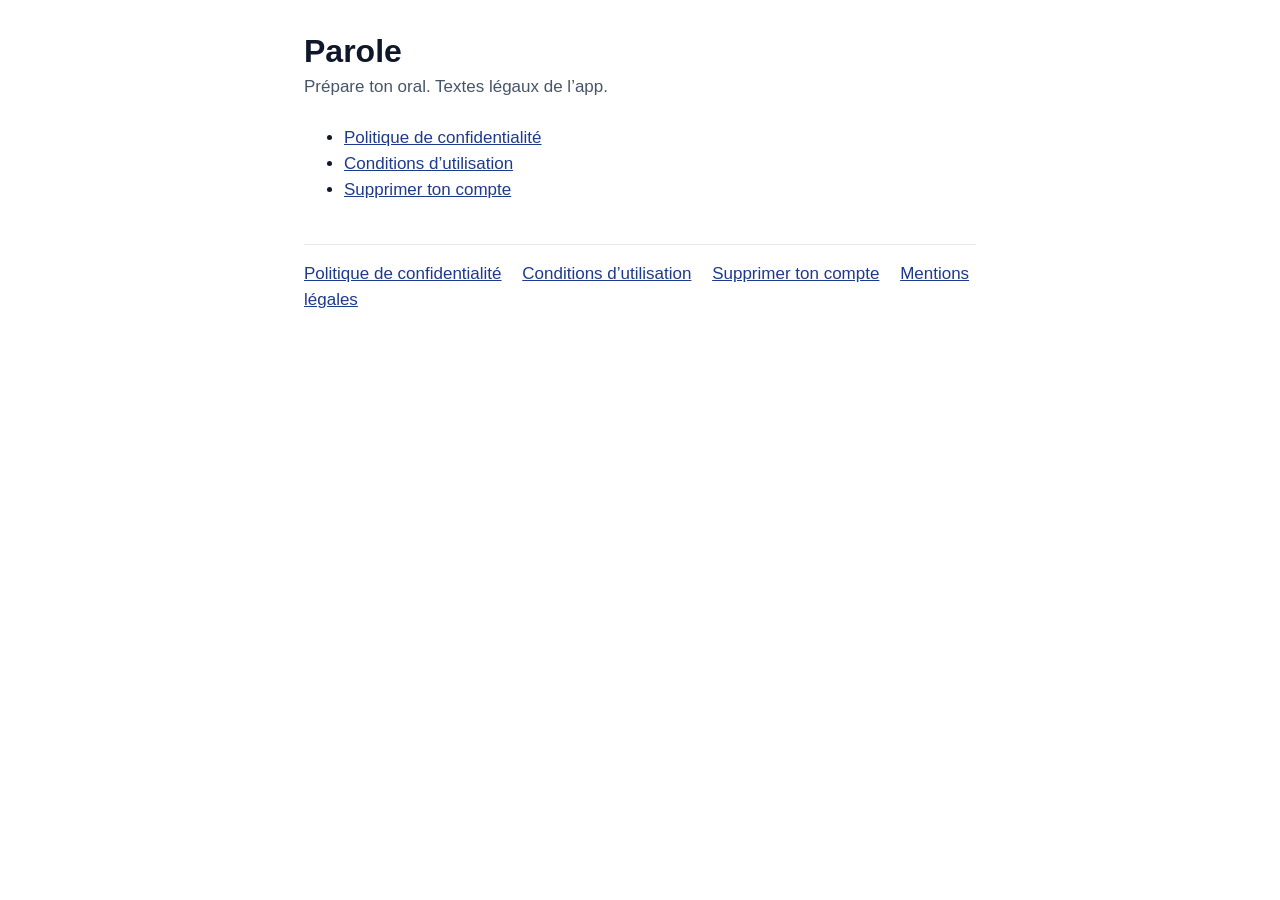
<file: parole/index.html>
<!doctype html>
<html lang="fr">
<head>
<meta charset="utf-8">
<meta name="viewport" content="width=device-width, initial-scale=1">
<title>Textes légaux · Parole</title>
<style>
:root { color-scheme: light dark; --bg: #ffffff; --text: #0f172a; --soft: #475569; --line: #e2e8f0; --accent: #1e3a8a; }
@media (prefers-color-scheme: dark) { :root { --bg: #0f172a; --text: #f1f5f9; --soft: #cbd5e1; --line: #1e293b; --accent: #93c5fd; } }
body { margin: 0; background: var(--bg); color: var(--text); font: 17px/1.55 -apple-system, BlinkMacSystemFont, "Segoe UI", Roboto, sans-serif; }
main { max-width: 42rem; margin: 0 auto; padding: 32px 16px 64px; }
h1 { font-size: 2rem; line-height: 1.2; margin: 0 0 4px; }
h2 { font-size: 1.1rem; margin: 28px 0 6px; }
p { margin: 0; color: var(--soft); }
.updated { margin-bottom: 24px; }
.commitments { border: 1px solid var(--line); border-radius: 12px; padding: 12px 18px; margin-bottom: 8px; }
.commitments li { margin: 4px 0; }
nav { margin-top: 40px; padding-top: 16px; border-top: 1px solid var(--line); }
a { color: var(--accent); }
nav a { margin-right: 16px; }
</style>
</head>
<body>
<main>
<h1>Parole</h1>
<p class="updated">Prépare ton oral. Textes légaux de l’app.</p>
<ul><li><a href="confidentialite/">Politique de confidentialité</a></li><li><a href="cgu/">Conditions d’utilisation</a></li><li><a href="suppression-compte/">Supprimer ton compte</a></li></ul>
<nav><a href="confidentialite/">Politique de confidentialité</a>
<a href="cgu/">Conditions d’utilisation</a>
<a href="suppression-compte/">Supprimer ton compte</a>
<a href="/mentions-legales">Mentions légales</a></nav>
</main>
</body>
</html>
</file>
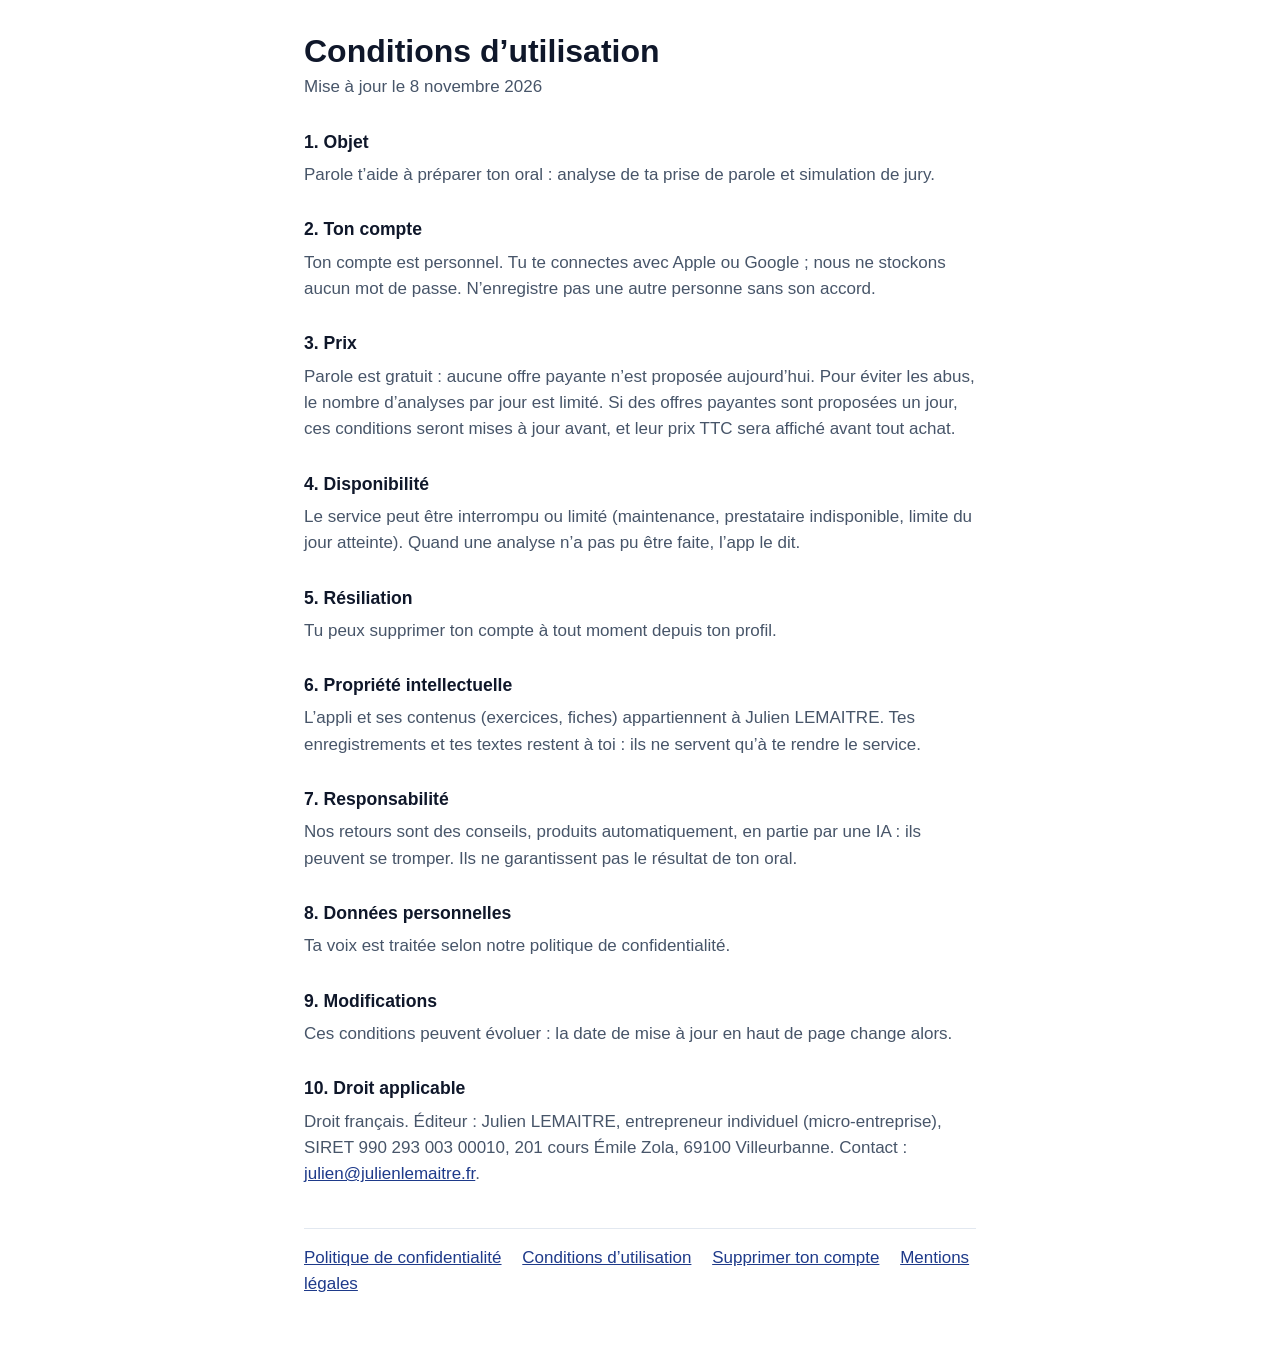
<file: parole/cgu/index.html>
<!doctype html>
<html lang="fr">
<head>
<meta charset="utf-8">
<meta name="viewport" content="width=device-width, initial-scale=1">
<title>Conditions d’utilisation · Parole</title>
<style>
:root { color-scheme: light dark; --bg: #ffffff; --text: #0f172a; --soft: #475569; --line: #e2e8f0; --accent: #1e3a8a; }
@media (prefers-color-scheme: dark) { :root { --bg: #0f172a; --text: #f1f5f9; --soft: #cbd5e1; --line: #1e293b; --accent: #93c5fd; } }
body { margin: 0; background: var(--bg); color: var(--text); font: 17px/1.55 -apple-system, BlinkMacSystemFont, "Segoe UI", Roboto, sans-serif; }
main { max-width: 42rem; margin: 0 auto; padding: 32px 16px 64px; }
h1 { font-size: 2rem; line-height: 1.2; margin: 0 0 4px; }
h2 { font-size: 1.1rem; margin: 28px 0 6px; }
p { margin: 0; color: var(--soft); }
.updated { margin-bottom: 24px; }
.commitments { border: 1px solid var(--line); border-radius: 12px; padding: 12px 18px; margin-bottom: 8px; }
.commitments li { margin: 4px 0; }
nav { margin-top: 40px; padding-top: 16px; border-top: 1px solid var(--line); }
a { color: var(--accent); }
nav a { margin-right: 16px; }
</style>
</head>
<body>
<main>
<h1>Conditions d’utilisation</h1>
<p class="updated">Mise à jour le 8 novembre 2026</p>
<h2>1. Objet</h2>
<p>Parole t’aide à préparer ton oral : analyse de ta prise de parole et simulation de jury.</p>
<h2>2. Ton compte</h2>
<p>Ton compte est personnel. Tu te connectes avec Apple ou Google ; nous ne stockons aucun mot de passe. N’enregistre pas une autre personne sans son accord.</p>
<h2>3. Prix</h2>
<p>Parole est gratuit : aucune offre payante n’est proposée aujourd’hui. Pour éviter les abus, le nombre d’analyses par jour est limité. Si des offres payantes sont proposées un jour, ces conditions seront mises à jour avant, et leur prix TTC sera affiché avant tout achat.</p>
<h2>4. Disponibilité</h2>
<p>Le service peut être interrompu ou limité (maintenance, prestataire indisponible, limite du jour atteinte). Quand une analyse n’a pas pu être faite, l’app le dit.</p>
<h2>5. Résiliation</h2>
<p>Tu peux supprimer ton compte à tout moment depuis ton profil.</p>
<h2>6. Propriété intellectuelle</h2>
<p>L’appli et ses contenus (exercices, fiches) appartiennent à Julien LEMAITRE. Tes enregistrements et tes textes restent à toi : ils ne servent qu’à te rendre le service.</p>
<h2>7. Responsabilité</h2>
<p>Nos retours sont des conseils, produits automatiquement, en partie par une IA : ils peuvent se tromper. Ils ne garantissent pas le résultat de ton oral.</p>
<h2>8. Données personnelles</h2>
<p>Ta voix est traitée selon notre politique de confidentialité.</p>
<h2>9. Modifications</h2>
<p>Ces conditions peuvent évoluer : la date de mise à jour en haut de page change alors.</p>
<h2>10. Droit applicable</h2>
<p>Droit français. Éditeur : Julien LEMAITRE, entrepreneur individuel (micro-entreprise), SIRET 990 293 003 00010, 201 cours Émile Zola, 69100 Villeurbanne. Contact : <a href="mailto:julien@julienlemaitre.fr">julien@julienlemaitre.fr</a>.</p>
<nav><a href="../confidentialite/">Politique de confidentialité</a>
<a href="../cgu/">Conditions d’utilisation</a>
<a href="../suppression-compte/">Supprimer ton compte</a>
<a href="/mentions-legales">Mentions légales</a></nav>
</main>
</body>
</html>
</file>
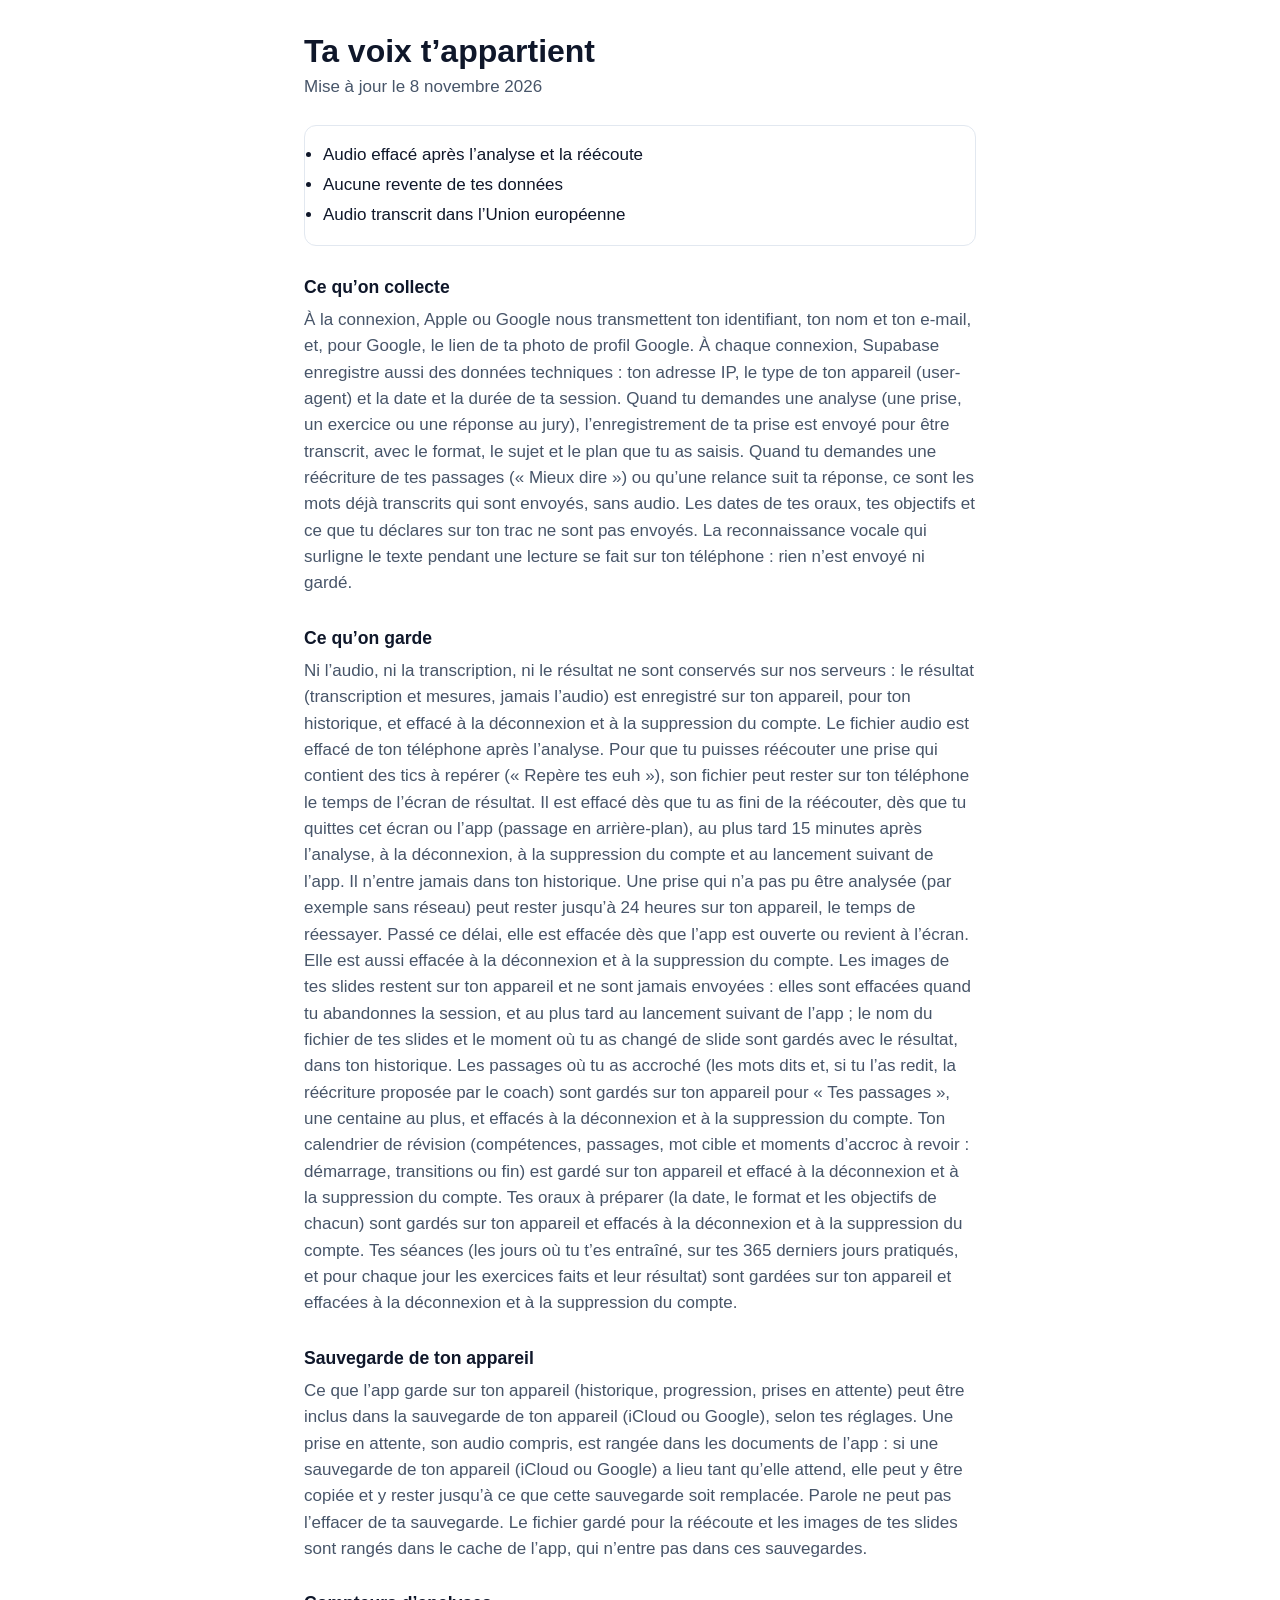
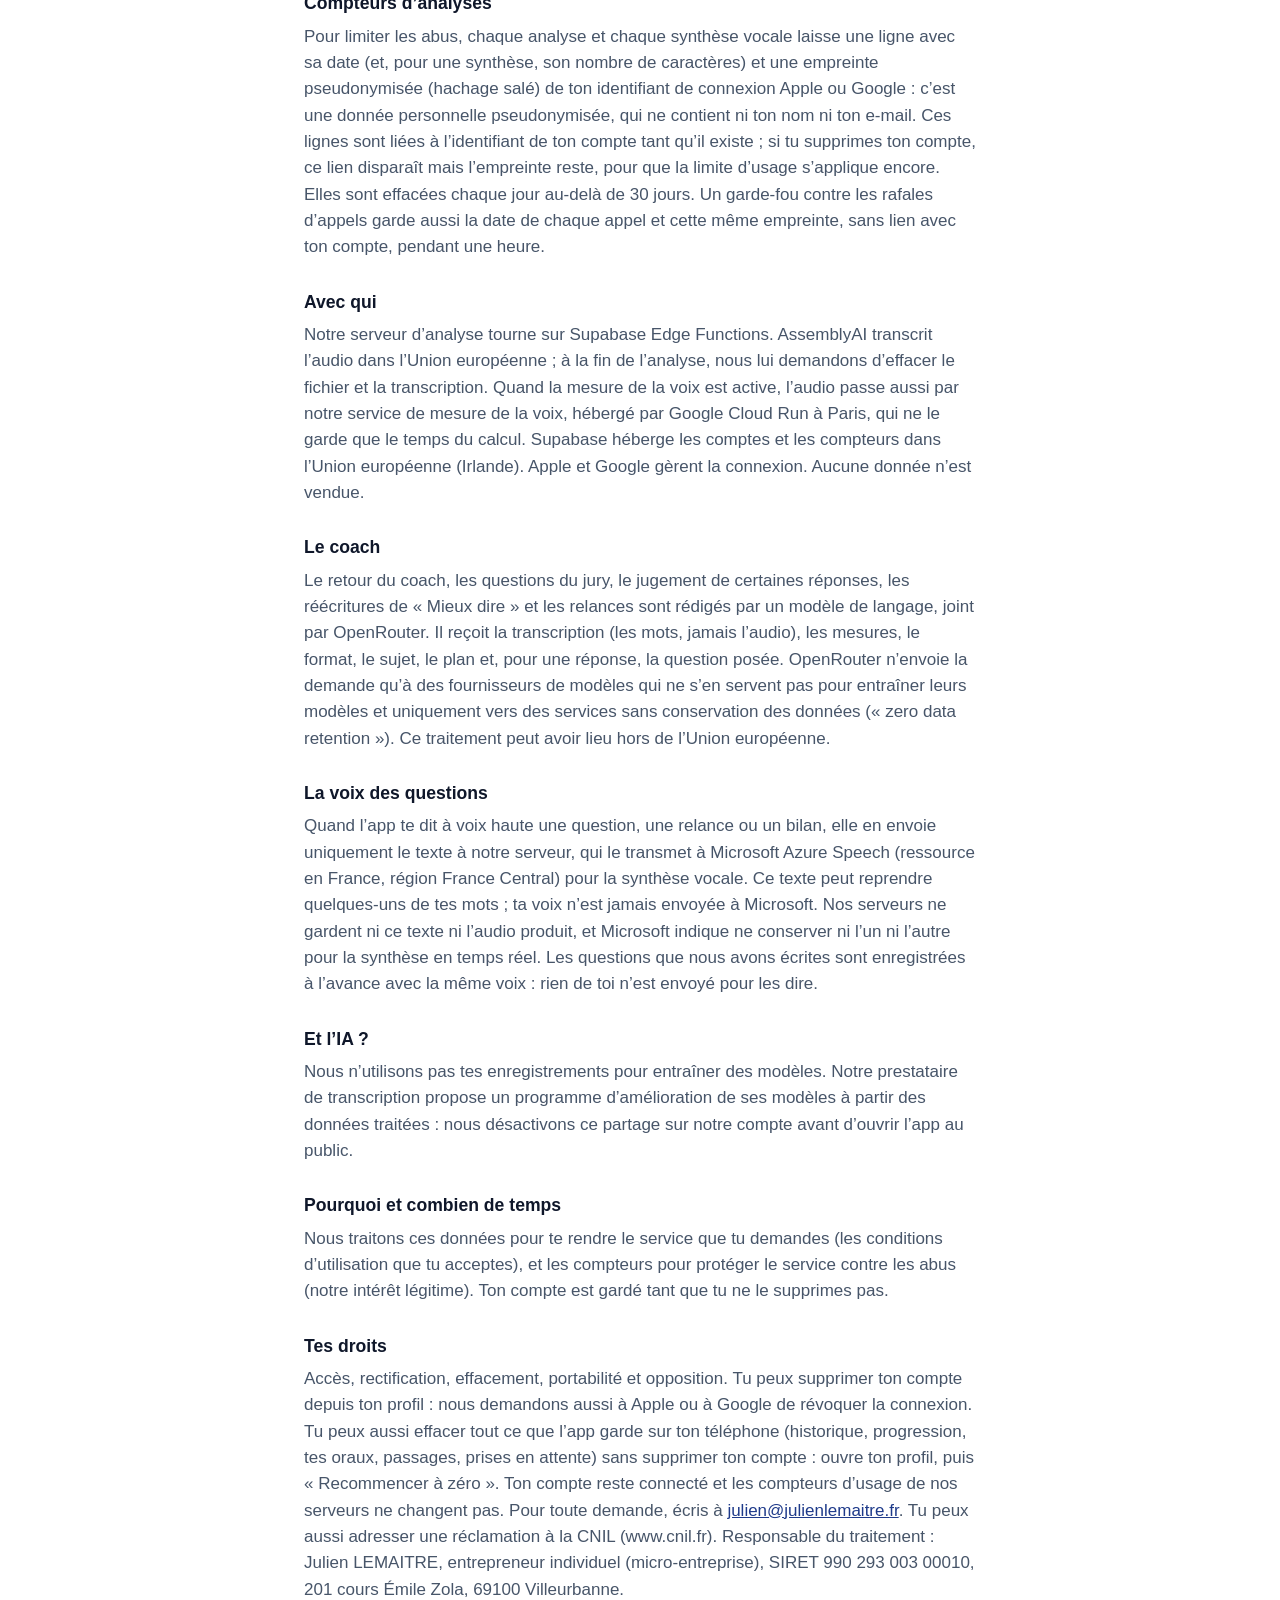
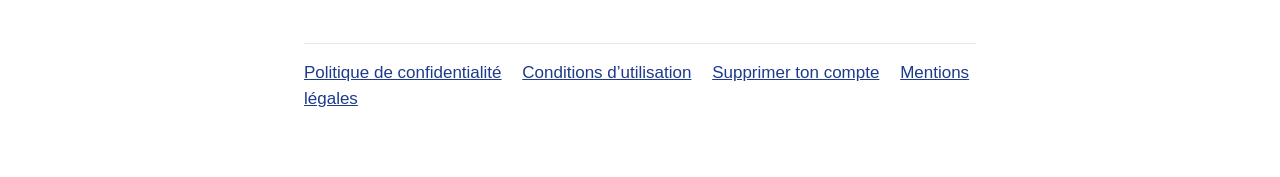
<file: parole/confidentialite/index.html>
<!doctype html>
<html lang="fr">
<head>
<meta charset="utf-8">
<meta name="viewport" content="width=device-width, initial-scale=1">
<title>Politique de confidentialité · Parole</title>
<style>
:root { color-scheme: light dark; --bg: #ffffff; --text: #0f172a; --soft: #475569; --line: #e2e8f0; --accent: #1e3a8a; }
@media (prefers-color-scheme: dark) { :root { --bg: #0f172a; --text: #f1f5f9; --soft: #cbd5e1; --line: #1e293b; --accent: #93c5fd; } }
body { margin: 0; background: var(--bg); color: var(--text); font: 17px/1.55 -apple-system, BlinkMacSystemFont, "Segoe UI", Roboto, sans-serif; }
main { max-width: 42rem; margin: 0 auto; padding: 32px 16px 64px; }
h1 { font-size: 2rem; line-height: 1.2; margin: 0 0 4px; }
h2 { font-size: 1.1rem; margin: 28px 0 6px; }
p { margin: 0; color: var(--soft); }
.updated { margin-bottom: 24px; }
.commitments { border: 1px solid var(--line); border-radius: 12px; padding: 12px 18px; margin-bottom: 8px; }
.commitments li { margin: 4px 0; }
nav { margin-top: 40px; padding-top: 16px; border-top: 1px solid var(--line); }
a { color: var(--accent); }
nav a { margin-right: 16px; }
</style>
</head>
<body>
<main>
<h1>Ta voix t’appartient</h1>
<p class="updated">Mise à jour le 8 novembre 2026</p>
<ul class="commitments"><li>Audio effacé après l’analyse et la réécoute</li><li>Aucune revente de tes données</li><li>Audio transcrit dans l’Union européenne</li></ul>
<h2>Ce qu’on collecte</h2>
<p>À la connexion, Apple ou Google nous transmettent ton identifiant, ton nom et ton e-mail, et, pour Google, le lien de ta photo de profil Google. À chaque connexion, Supabase enregistre aussi des données techniques : ton adresse IP, le type de ton appareil (user-agent) et la date et la durée de ta session. Quand tu demandes une analyse (une prise, un exercice ou une réponse au jury), l’enregistrement de ta prise est envoyé pour être transcrit, avec le format, le sujet et le plan que tu as saisis. Quand tu demandes une réécriture de tes passages (« Mieux dire ») ou qu’une relance suit ta réponse, ce sont les mots déjà transcrits qui sont envoyés, sans audio. Les dates de tes oraux, tes objectifs et ce que tu déclares sur ton trac ne sont pas envoyés. La reconnaissance vocale qui surligne le texte pendant une lecture se fait sur ton téléphone : rien n’est envoyé ni gardé.</p>
<h2>Ce qu’on garde</h2>
<p>Ni l’audio, ni la transcription, ni le résultat ne sont conservés sur nos serveurs : le résultat (transcription et mesures, jamais l’audio) est enregistré sur ton appareil, pour ton historique, et effacé à la déconnexion et à la suppression du compte. Le fichier audio est effacé de ton téléphone après l’analyse. Pour que tu puisses réécouter une prise qui contient des tics à repérer (« Repère tes euh »), son fichier peut rester sur ton téléphone le temps de l’écran de résultat. Il est effacé dès que tu as fini de la réécouter, dès que tu quittes cet écran ou l’app (passage en arrière-plan), au plus tard 15 minutes après l’analyse, à la déconnexion, à la suppression du compte et au lancement suivant de l’app. Il n’entre jamais dans ton historique. Une prise qui n’a pas pu être analysée (par exemple sans réseau) peut rester jusqu’à 24 heures sur ton appareil, le temps de réessayer. Passé ce délai, elle est effacée dès que l’app est ouverte ou revient à l’écran. Elle est aussi effacée à la déconnexion et à la suppression du compte. Les images de tes slides restent sur ton appareil et ne sont jamais envoyées : elles sont effacées quand tu abandonnes la session, et au plus tard au lancement suivant de l’app ; le nom du fichier de tes slides et le moment où tu as changé de slide sont gardés avec le résultat, dans ton historique. Les passages où tu as accroché (les mots dits et, si tu l’as redit, la réécriture proposée par le coach) sont gardés sur ton appareil pour « Tes passages », une centaine au plus, et effacés à la déconnexion et à la suppression du compte. Ton calendrier de révision (compétences, passages, mot cible et moments d’accroc à revoir : démarrage, transitions ou fin) est gardé sur ton appareil et effacé à la déconnexion et à la suppression du compte. Tes oraux à préparer (la date, le format et les objectifs de chacun) sont gardés sur ton appareil et effacés à la déconnexion et à la suppression du compte. Tes séances (les jours où tu t’es entraîné, sur tes 365 derniers jours pratiqués, et pour chaque jour les exercices faits et leur résultat) sont gardées sur ton appareil et effacées à la déconnexion et à la suppression du compte.</p>
<h2>Sauvegarde de ton appareil</h2>
<p>Ce que l’app garde sur ton appareil (historique, progression, prises en attente) peut être inclus dans la sauvegarde de ton appareil (iCloud ou Google), selon tes réglages. Une prise en attente, son audio compris, est rangée dans les documents de l’app : si une sauvegarde de ton appareil (iCloud ou Google) a lieu tant qu’elle attend, elle peut y être copiée et y rester jusqu’à ce que cette sauvegarde soit remplacée. Parole ne peut pas l’effacer de ta sauvegarde. Le fichier gardé pour la réécoute et les images de tes slides sont rangés dans le cache de l’app, qui n’entre pas dans ces sauvegardes.</p>
<h2>Compteurs d’analyses</h2>
<p>Pour limiter les abus, chaque analyse et chaque synthèse vocale laisse une ligne avec sa date (et, pour une synthèse, son nombre de caractères) et une empreinte pseudonymisée (hachage salé) de ton identifiant de connexion Apple ou Google : c’est une donnée personnelle pseudonymisée, qui ne contient ni ton nom ni ton e-mail. Ces lignes sont liées à l’identifiant de ton compte tant qu’il existe ; si tu supprimes ton compte, ce lien disparaît mais l’empreinte reste, pour que la limite d’usage s’applique encore. Elles sont effacées chaque jour au-delà de 30 jours. Un garde-fou contre les rafales d’appels garde aussi la date de chaque appel et cette même empreinte, sans lien avec ton compte, pendant une heure.</p>
<h2>Avec qui</h2>
<p>Notre serveur d’analyse tourne sur Supabase Edge Functions. AssemblyAI transcrit l’audio dans l’Union européenne ; à la fin de l’analyse, nous lui demandons d’effacer le fichier et la transcription. Quand la mesure de la voix est active, l’audio passe aussi par notre service de mesure de la voix, hébergé par Google Cloud Run à Paris, qui ne le garde que le temps du calcul. Supabase héberge les comptes et les compteurs dans l’Union européenne (Irlande). Apple et Google gèrent la connexion. Aucune donnée n’est vendue.</p>
<h2>Le coach</h2>
<p>Le retour du coach, les questions du jury, le jugement de certaines réponses, les réécritures de « Mieux dire » et les relances sont rédigés par un modèle de langage, joint par OpenRouter. Il reçoit la transcription (les mots, jamais l’audio), les mesures, le format, le sujet, le plan et, pour une réponse, la question posée. OpenRouter n’envoie la demande qu’à des fournisseurs de modèles qui ne s’en servent pas pour entraîner leurs modèles et uniquement vers des services sans conservation des données (« zero data retention »). Ce traitement peut avoir lieu hors de l’Union européenne.</p>
<h2>La voix des questions</h2>
<p>Quand l’app te dit à voix haute une question, une relance ou un bilan, elle en envoie uniquement le texte à notre serveur, qui le transmet à Microsoft Azure Speech (ressource en France, région France Central) pour la synthèse vocale. Ce texte peut reprendre quelques-uns de tes mots ; ta voix n’est jamais envoyée à Microsoft. Nos serveurs ne gardent ni ce texte ni l’audio produit, et Microsoft indique ne conserver ni l’un ni l’autre pour la synthèse en temps réel. Les questions que nous avons écrites sont enregistrées à l’avance avec la même voix : rien de toi n’est envoyé pour les dire.</p>
<h2>Et l’IA ?</h2>
<p>Nous n’utilisons pas tes enregistrements pour entraîner des modèles. Notre prestataire de transcription propose un programme d’amélioration de ses modèles à partir des données traitées : nous désactivons ce partage sur notre compte avant d’ouvrir l’app au public.</p>
<h2>Pourquoi et combien de temps</h2>
<p>Nous traitons ces données pour te rendre le service que tu demandes (les conditions d’utilisation que tu acceptes), et les compteurs pour protéger le service contre les abus (notre intérêt légitime). Ton compte est gardé tant que tu ne le supprimes pas.</p>
<h2>Tes droits</h2>
<p>Accès, rectification, effacement, portabilité et opposition. Tu peux supprimer ton compte depuis ton profil : nous demandons aussi à Apple ou à Google de révoquer la connexion. Tu peux aussi effacer tout ce que l’app garde sur ton téléphone (historique, progression, tes oraux, passages, prises en attente) sans supprimer ton compte : ouvre ton profil, puis « Recommencer à zéro ». Ton compte reste connecté et les compteurs d’usage de nos serveurs ne changent pas. Pour toute demande, écris à <a href="mailto:julien@julienlemaitre.fr">julien@julienlemaitre.fr</a>. Tu peux aussi adresser une réclamation à la CNIL (www.cnil.fr). Responsable du traitement : Julien LEMAITRE, entrepreneur individuel (micro-entreprise), SIRET 990 293 003 00010, 201 cours Émile Zola, 69100 Villeurbanne.</p>
<nav><a href="../confidentialite/">Politique de confidentialité</a>
<a href="../cgu/">Conditions d’utilisation</a>
<a href="../suppression-compte/">Supprimer ton compte</a>
<a href="/mentions-legales">Mentions légales</a></nav>
</main>
</body>
</html>
</file>
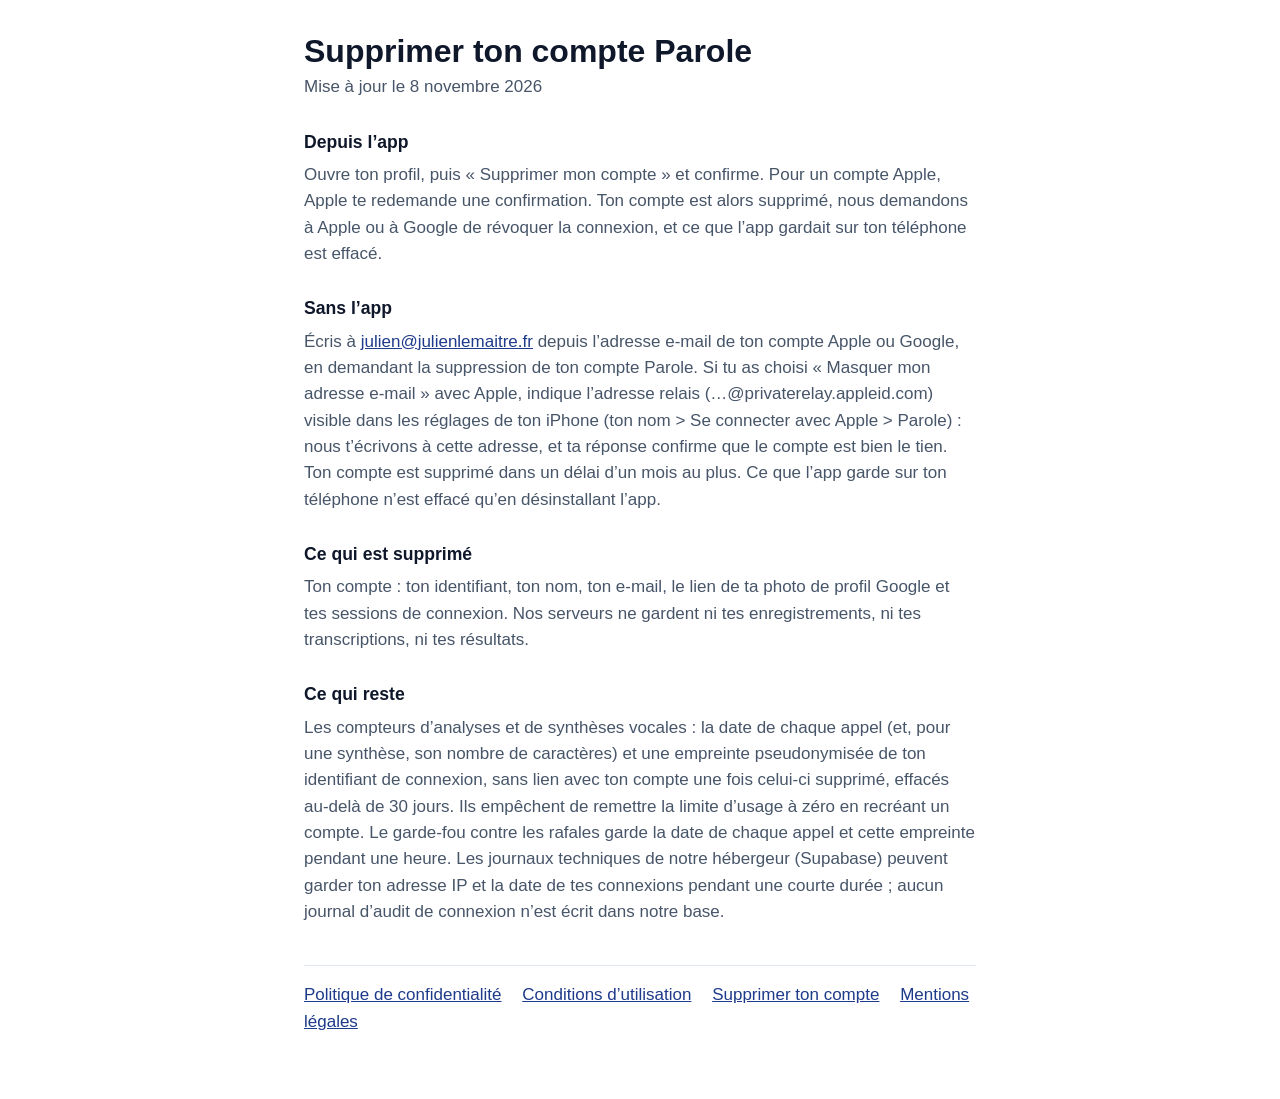
<file: parole/suppression-compte/index.html>
<!doctype html>
<html lang="fr">
<head>
<meta charset="utf-8">
<meta name="viewport" content="width=device-width, initial-scale=1">
<title>Supprimer ton compte · Parole</title>
<style>
:root { color-scheme: light dark; --bg: #ffffff; --text: #0f172a; --soft: #475569; --line: #e2e8f0; --accent: #1e3a8a; }
@media (prefers-color-scheme: dark) { :root { --bg: #0f172a; --text: #f1f5f9; --soft: #cbd5e1; --line: #1e293b; --accent: #93c5fd; } }
body { margin: 0; background: var(--bg); color: var(--text); font: 17px/1.55 -apple-system, BlinkMacSystemFont, "Segoe UI", Roboto, sans-serif; }
main { max-width: 42rem; margin: 0 auto; padding: 32px 16px 64px; }
h1 { font-size: 2rem; line-height: 1.2; margin: 0 0 4px; }
h2 { font-size: 1.1rem; margin: 28px 0 6px; }
p { margin: 0; color: var(--soft); }
.updated { margin-bottom: 24px; }
.commitments { border: 1px solid var(--line); border-radius: 12px; padding: 12px 18px; margin-bottom: 8px; }
.commitments li { margin: 4px 0; }
nav { margin-top: 40px; padding-top: 16px; border-top: 1px solid var(--line); }
a { color: var(--accent); }
nav a { margin-right: 16px; }
</style>
</head>
<body>
<main>
<h1>Supprimer ton compte Parole</h1>
<p class="updated">Mise à jour le 8 novembre 2026</p>
<h2>Depuis l’app</h2>
<p>Ouvre ton profil, puis « Supprimer mon compte » et confirme. Pour un compte Apple, Apple te redemande une confirmation. Ton compte est alors supprimé, nous demandons à Apple ou à Google de révoquer la connexion, et ce que l’app gardait sur ton téléphone est effacé.</p>
<h2>Sans l’app</h2>
<p>Écris à <a href="mailto:julien@julienlemaitre.fr">julien@julienlemaitre.fr</a> depuis l’adresse e-mail de ton compte Apple ou Google, en demandant la suppression de ton compte Parole. Si tu as choisi « Masquer mon adresse e-mail » avec Apple, indique l’adresse relais (…@privaterelay.appleid.com) visible dans les réglages de ton iPhone (ton nom &gt; Se connecter avec Apple &gt; Parole) : nous t’écrivons à cette adresse, et ta réponse confirme que le compte est bien le tien. Ton compte est supprimé dans un délai d’un mois au plus. Ce que l’app garde sur ton téléphone n’est effacé qu’en désinstallant l’app.</p>
<h2>Ce qui est supprimé</h2>
<p>Ton compte : ton identifiant, ton nom, ton e-mail, le lien de ta photo de profil Google et tes sessions de connexion. Nos serveurs ne gardent ni tes enregistrements, ni tes transcriptions, ni tes résultats.</p>
<h2>Ce qui reste</h2>
<p>Les compteurs d’analyses et de synthèses vocales : la date de chaque appel (et, pour une synthèse, son nombre de caractères) et une empreinte pseudonymisée de ton identifiant de connexion, sans lien avec ton compte une fois celui-ci supprimé, effacés au-delà de 30 jours. Ils empêchent de remettre la limite d’usage à zéro en recréant un compte. Le garde-fou contre les rafales garde la date de chaque appel et cette empreinte pendant une heure. Les journaux techniques de notre hébergeur (Supabase) peuvent garder ton adresse IP et la date de tes connexions pendant une courte durée ; aucun journal d’audit de connexion n’est écrit dans notre base.</p>
<nav><a href="../confidentialite/">Politique de confidentialité</a>
<a href="../cgu/">Conditions d’utilisation</a>
<a href="../suppression-compte/">Supprimer ton compte</a>
<a href="/mentions-legales">Mentions légales</a></nav>
</main>
</body>
</html>
</file>
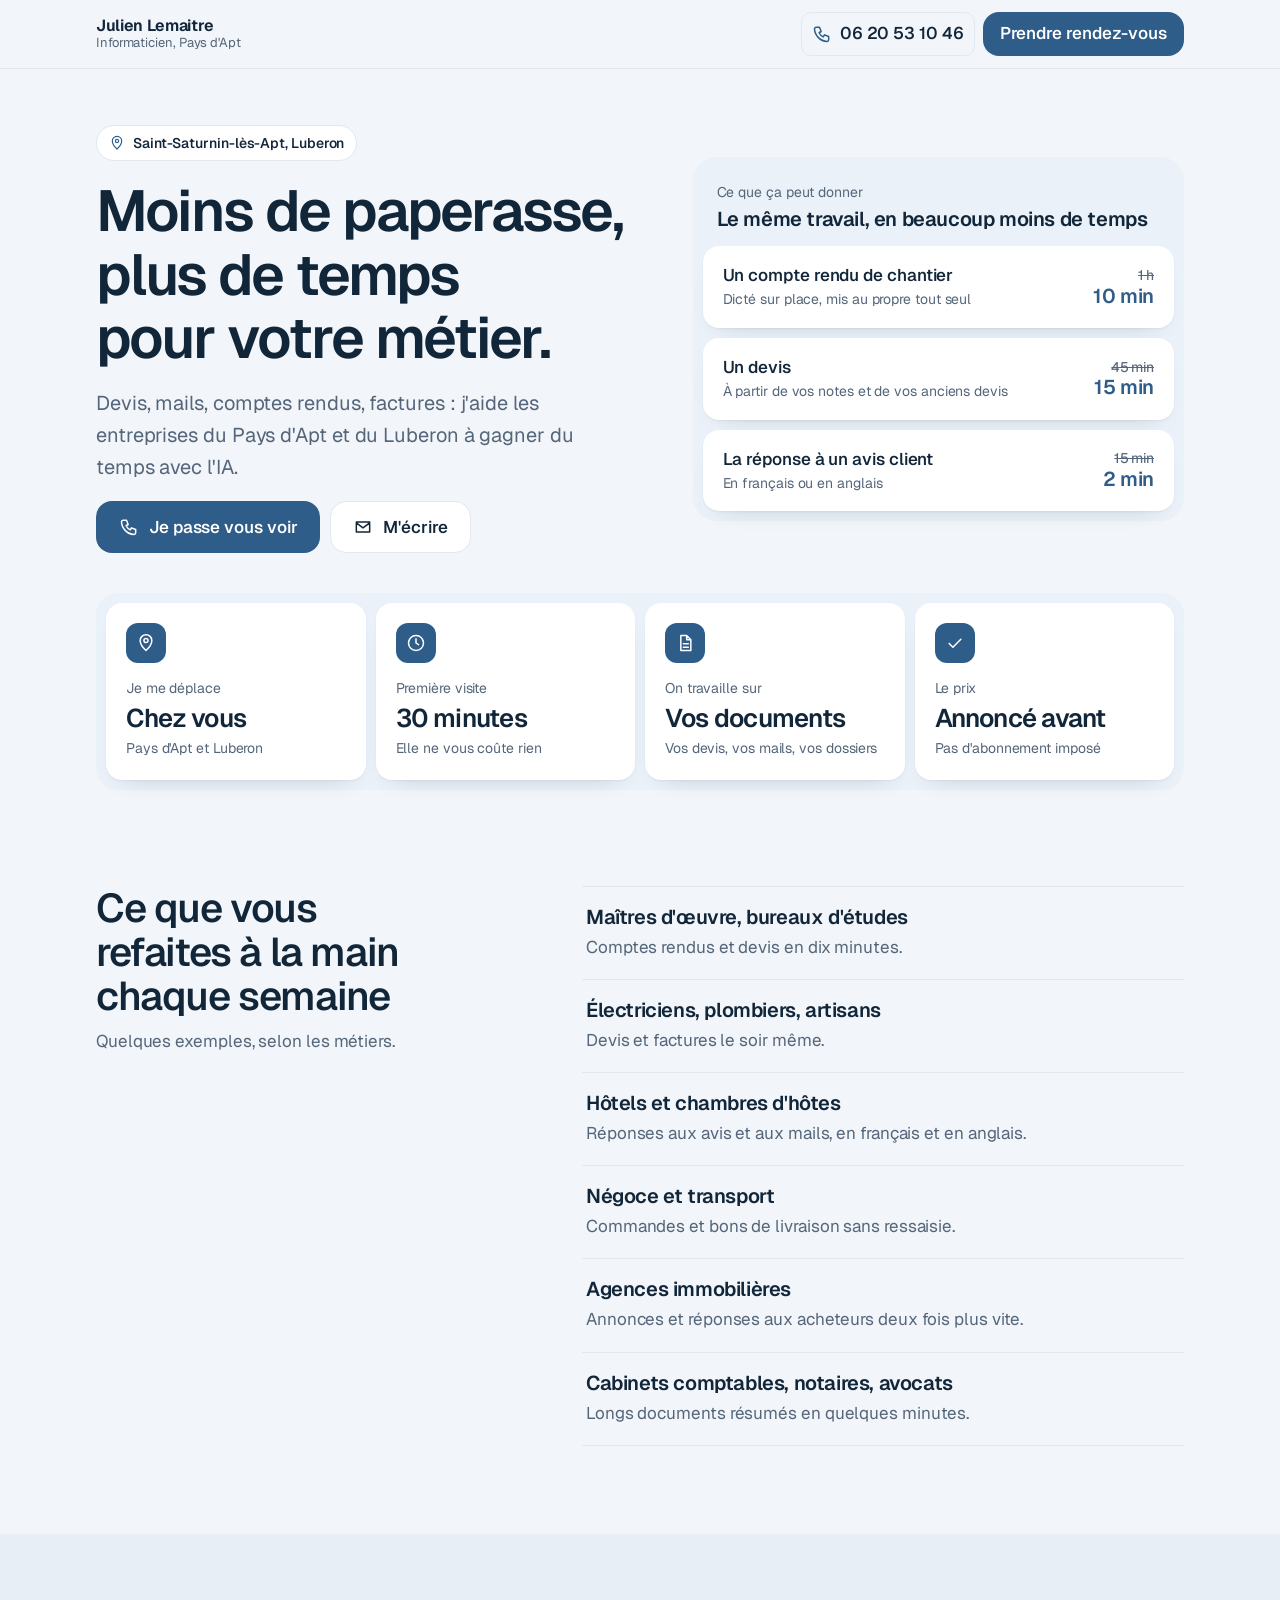
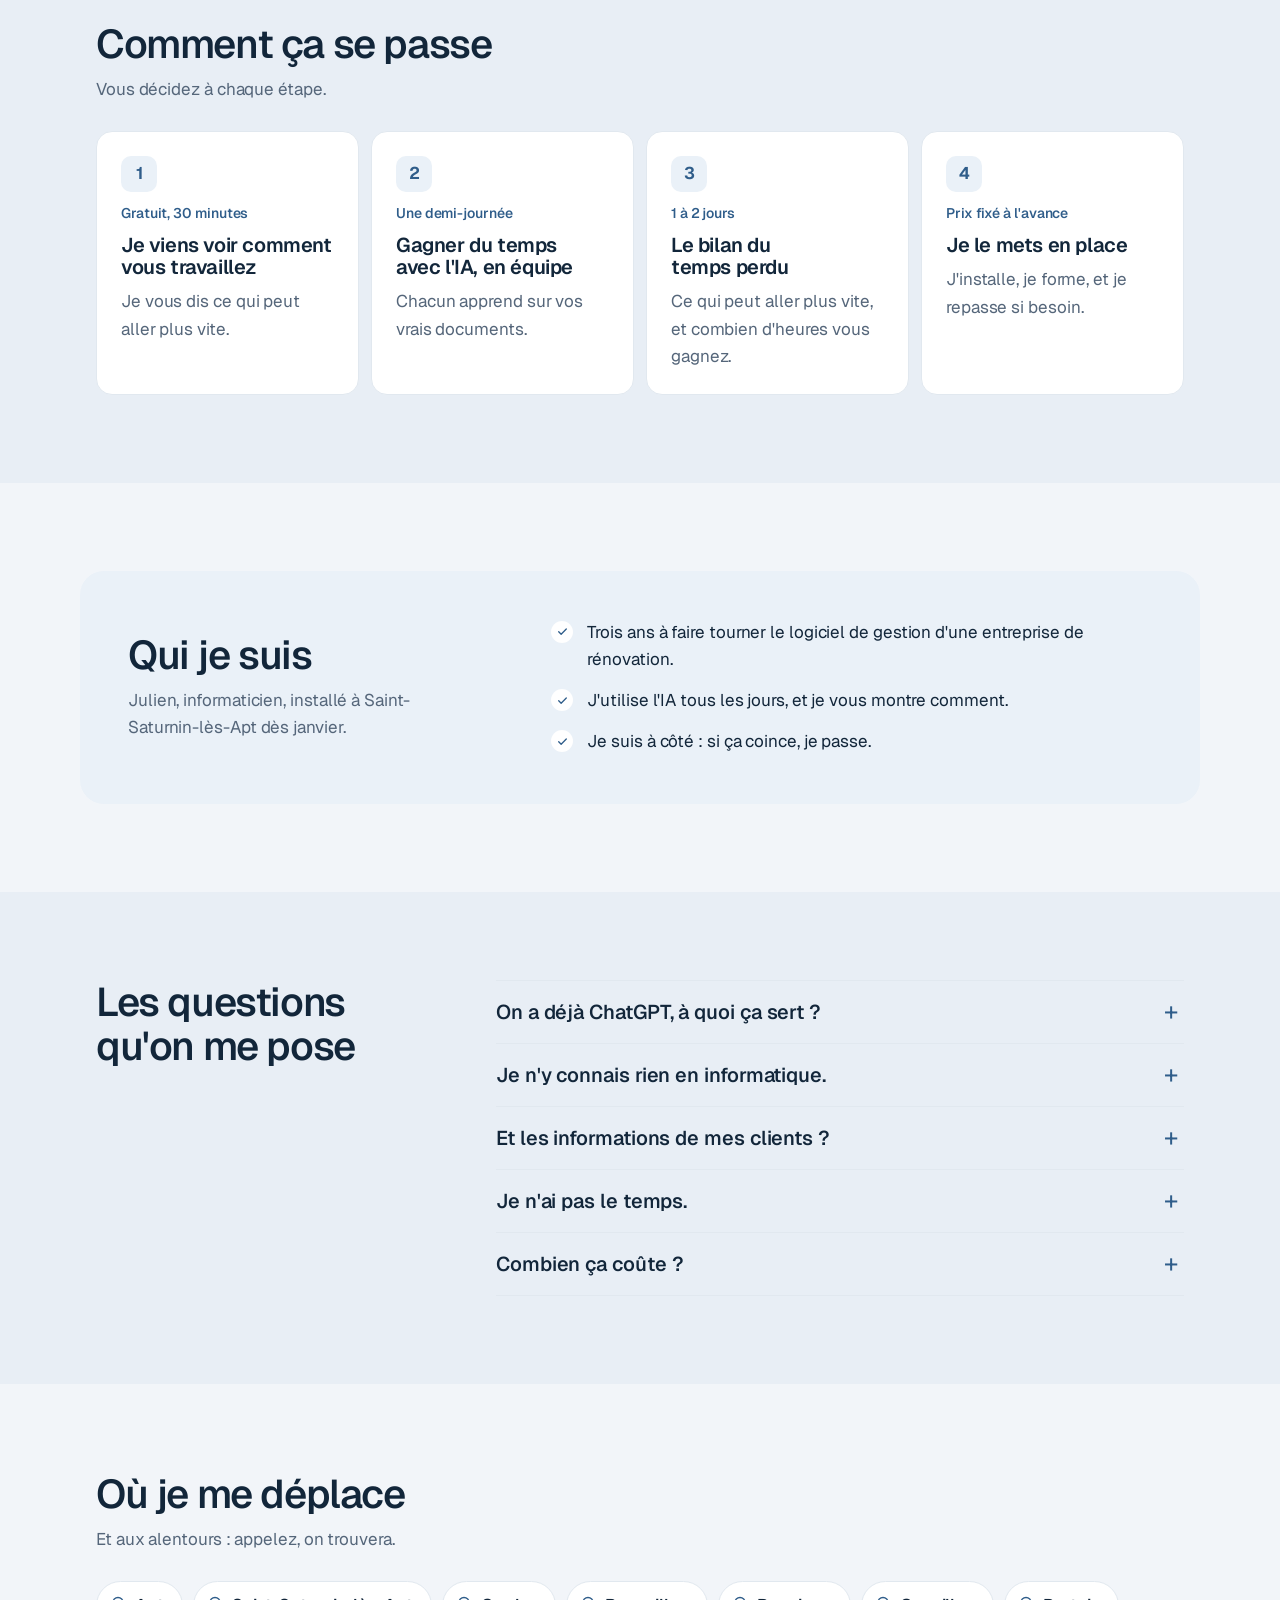
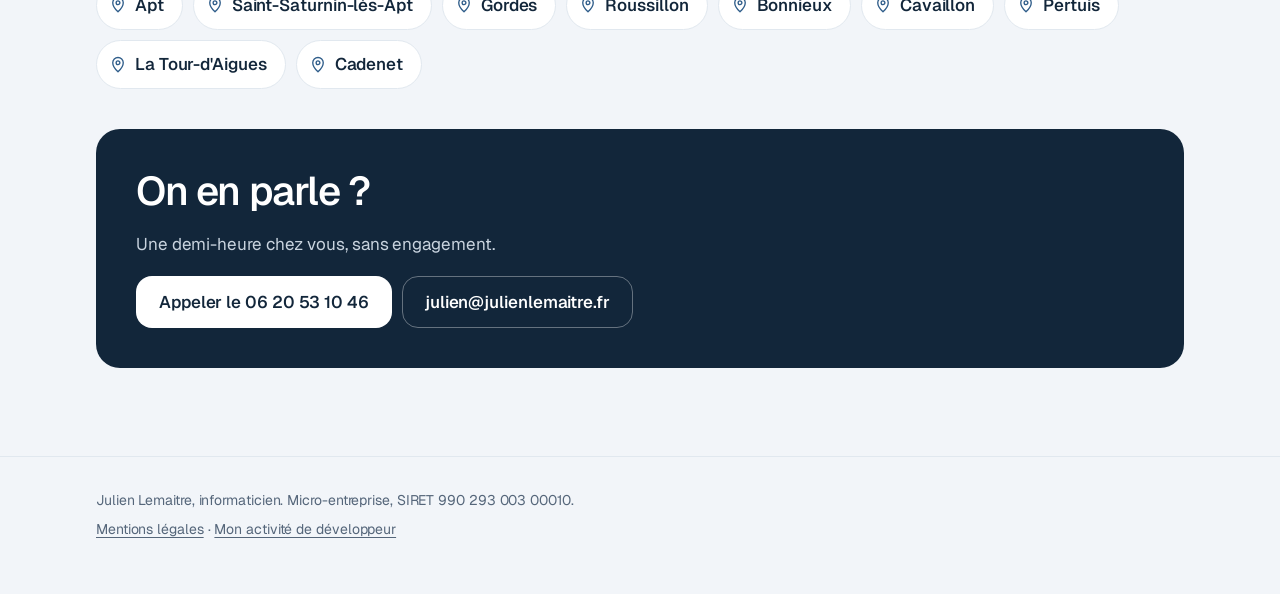
<file: ia-pme-luberon.html>
<!doctype html>
<html lang="fr-FR">
<head>
<meta charset="utf-8" />
<meta name="viewport" content="width=device-width, initial-scale=1, viewport-fit=cover" />

<title>Gagner du temps avec l'IA dans le Luberon | Julien Lemaitre</title>
<meta name="description" content="Devis, mails, comptes rendus : j'aide les entreprises du Pays d'Apt et du Luberon à gagner du temps grâce à l'IA. Première visite offerte." />
<meta name="author" content="Julien Lemaitre" />
<meta name="robots" content="index, follow, max-snippet:-1" />
<meta name="theme-color" content="#f2f5f9" />

<link rel="canonical" href="https://julienlemaitre.fr/ia-pme-luberon" />
<link rel="alternate" hreflang="fr" href="https://julienlemaitre.fr/ia-pme-luberon" />
<link rel="alternate" hreflang="x-default" href="https://julienlemaitre.fr/ia-pme-luberon" />

<link rel="icon" type="image/svg+xml" href="/favicon.svg" />
<link rel="icon" type="image/png" sizes="32x32" href="/favicon-32.png" />
<link rel="apple-touch-icon" sizes="180x180" href="/apple-touch-icon.png" />
<link rel="manifest" href="/site.webmanifest" />

<meta property="og:type" content="website" />
<meta property="og:locale" content="fr_FR" />
<meta property="og:site_name" content="Julien Lemaitre" />
<meta property="og:title" content="Moins de paperasse, plus de temps pour votre métier" />
<meta property="og:description" content="J'aide les entreprises du Pays d'Apt et du Luberon à gagner du temps avec l'intelligence artificielle. Je viens sur place." />
<meta property="og:url" content="https://julienlemaitre.fr/ia-pme-luberon" />
<meta property="og:image" content="https://julienlemaitre.fr/assets/og-ia-pme-luberon.png" />
<meta property="og:image:width" content="1200" />
<meta property="og:image:height" content="630" />
<meta property="og:image:alt" content="Moins de paperasse, plus de temps pour votre métier. Julien Lemaitre, informaticien à Saint-Saturnin-lès-Apt." />
<meta name="twitter:card" content="summary_large_image" />
<meta name="twitter:title" content="Moins de paperasse, plus de temps pour votre métier" />
<meta name="twitter:description" content="J'aide les entreprises du Pays d'Apt et du Luberon à gagner du temps avec l'intelligence artificielle. Je viens sur place." />
<meta name="twitter:image" content="https://julienlemaitre.fr/assets/og-ia-pme-luberon.png" />

<link rel="preconnect" href="https://fonts.googleapis.com" />
<link rel="preconnect" href="https://fonts.gstatic.com" crossorigin />
<link href="https://fonts.googleapis.com/css2?family=Geist:wght@400..700&display=swap" rel="stylesheet" />

<script type="application/ld+json">
{
  "@context": "https://schema.org",
  "@graph": [
    {
      "@type": "ProfessionalService",
      "@id": "https://julienlemaitre.fr/ia-pme-luberon#service",
      "name": "Julien Lemaitre, gagner du temps avec l'IA",
      "description": "Aide aux entreprises du Pays d'Apt et du Luberon pour passer moins de temps sur la paperasse grâce à l'intelligence artificielle : atelier en équipe, bilan du temps perdu, mise en place et suivi.",
      "url": "https://julienlemaitre.fr/ia-pme-luberon",
      "image": "https://julienlemaitre.fr/assets/og-ia-pme-luberon.png",
      "telephone": "+33620531046",
      "email": "julien@julienlemaitre.fr",
      "areaServed": [
        { "@type": "City", "name": "Apt" },
        { "@type": "City", "name": "Saint-Saturnin-lès-Apt" },
        { "@type": "City", "name": "Gordes" },
        { "@type": "City", "name": "Roussillon" },
        { "@type": "City", "name": "Bonnieux" },
        { "@type": "City", "name": "Cavaillon" },
        { "@type": "City", "name": "Pertuis" },
        { "@type": "City", "name": "La Tour-d'Aigues" },
        { "@type": "City", "name": "Cadenet" }
      ],
      "knowsLanguage": "fr",
      "hasOfferCatalog": {
        "@type": "OfferCatalog",
        "name": "Gagner du temps avec l'IA",
        "itemListElement": [
          { "@type": "Offer", "itemOffered": { "@type": "Service", "name": "Première visite de 30 minutes" }, "price": "0", "priceCurrency": "EUR" },
          { "@type": "Offer", "itemOffered": { "@type": "Service", "name": "Atelier en équipe : gagner du temps avec l'IA" } },
          { "@type": "Offer", "itemOffered": { "@type": "Service", "name": "Bilan du temps perdu" } },
          { "@type": "Offer", "itemOffered": { "@type": "Service", "name": "Mise en place et suivi" } }
        ]
      }
    },
    {
      "@type": "BreadcrumbList",
      "itemListElement": [
        { "@type": "ListItem", "position": 1, "name": "Accueil", "item": "https://julienlemaitre.fr/" },
        { "@type": "ListItem", "position": 2, "name": "Gagner du temps avec l'IA dans le Luberon", "item": "https://julienlemaitre.fr/ia-pme-luberon" }
      ]
    },
    {
      "@type": "FAQPage",
      "mainEntity": [
        {
          "@type": "Question",
          "name": "On a déjà ChatGPT, à quoi ça sert ?",
          "acceptedAnswer": { "@type": "Answer", "text": "Tant mieux, vous avez déjà commencé. La plupart des gens s'en servent pour une ou deux choses. Je vous montre ce qu'il peut faire de plus avec vos propres devis, vos propres mails et vos propres documents." }
        },
        {
          "@type": "Question",
          "name": "Je n'y connais rien en informatique.",
          "acceptedAnswer": { "@type": "Answer", "text": "Vous n'en avez pas besoin. Si vous savez écrire un mail, vous savez vous en servir. Je montre tout sur vos vrais dossiers, et je reste joignable ensuite." }
        },
        {
          "@type": "Question",
          "name": "Et les informations de mes clients ?",
          "acceptedAnswer": { "@type": "Answer", "text": "On en parle dès le début : ce qu'on peut confier à ces outils, et ce qu'on garde pour soi. Chacun repart en sachant faire la différence." }
        },
        {
          "@type": "Question",
          "name": "Je n'ai pas le temps.",
          "acceptedAnswer": { "@type": "Answer", "text": "C'est justement pour ça que je viens. Une demi-heure chez vous pour regarder, et si ça ne vous fait pas gagner de temps, je vous le dis." }
        },
        {
          "@type": "Question",
          "name": "Combien ça coûte ?",
          "acceptedAnswer": { "@type": "Answer", "text": "La première demi-heure ne coûte rien. Ensuite, tout est chiffré à l'avance, avec en face le temps que vous allez gagner. Pas de surprise et pas d'abonnement imposé." }
        }
      ]
    }
  ]
}
</script>

<style>
  :root {
    --bg: #f2f5f9;
    --surface: #ffffff;
    --bg-alt: #e8eef5;
    --ink: #12263a;
    --muted: #55667a;
    --line: #e1e8ef;
    --brand: #2f5d8a;
    --brand-strong: #234a70;
    --brand-soft: #eaf1f8;
    --on-brand: #ffffff;
    --font: 'Geist', system-ui, -apple-system, 'Segoe UI', sans-serif;
    --step--1: 0.875rem;
    --step-0: 1.0625rem;
    --step-1: 1.25rem;
    --step-3: clamp(1.75rem, 1.3rem + 2vw, 2.5rem);
    --step-4: clamp(2.1rem, 1.4rem + 3.4vw, 3.6rem);
    --radius: 16px;
    --gutter: max(16px, env(safe-area-inset-left, 0px));
    --gutter-r: max(16px, env(safe-area-inset-right, 0px));
    --header-h: 68px;
    color-scheme: light;
  }

  *, *::before, *::after { box-sizing: border-box; }
  html { -webkit-text-size-adjust: 100%; scroll-behavior: smooth; }
  body {
    margin: 0; background: var(--bg); color: var(--ink);
    font-family: var(--font); font-size: var(--step-0); line-height: 1.6;
    letter-spacing: -0.005em; -webkit-font-smoothing: antialiased;
  }
  ::selection { background: var(--brand); color: var(--on-brand); }
  a { color: var(--brand); text-underline-offset: 3px; }
  a:hover { color: var(--brand-strong); }
  :focus-visible { outline: 3px solid var(--brand); outline-offset: 2px; border-radius: 4px; }
  [id] { scroll-margin-top: calc(var(--header-h) + 16px); }
  h1, h2, h3 { line-height: 1.1; letter-spacing: -0.035em; margin: 0; text-wrap: balance; }
  h1 { font-size: var(--step-4); font-weight: 600; }
  h2 { font-size: var(--step-3); font-weight: 560; }
  h3 { font-size: var(--step-1); font-weight: 600; letter-spacing: -0.02em; }
  p { margin: 0; }
  .muted { color: var(--muted); }

  .skip-link {
    position: absolute; left: 12px; top: -80px; z-index: 100;
    background: var(--ink); color: #fff; padding: 10px 14px; border-radius: 8px;
  }
  .skip-link:focus { top: 12px; color: #fff; }

  .container { width: 100%; max-width: 1120px; margin-inline: auto; padding-left: var(--gutter); padding-right: var(--gutter-r); }
  .section { padding-block: clamp(48px, 7vw, 88px); }
  .section--alt { background: var(--bg-alt); }
  .section-head { display: grid; gap: 10px; margin-bottom: 28px; max-width: 62ch; }

  .icon { width: 20px; height: 20px; flex: none; stroke: currentColor; fill: none; stroke-width: 1.8; stroke-linecap: round; stroke-linejoin: round; }

  .btn {
    display: inline-flex; align-items: center; justify-content: center; gap: 10px;
    min-height: 52px; padding: 0 22px; border-radius: var(--radius);
    font-family: var(--font); font-weight: 550; font-size: var(--step-0);
    text-decoration: none; border: 1.5px solid transparent; cursor: pointer;
    transition: background-color .18s ease, border-color .18s ease, transform .12s ease;
    touch-action: manipulation;
  }
  .btn:active { transform: scale(.98); }
  .btn--primary { background: var(--brand); color: var(--on-brand); }
  .btn--primary:hover { background: var(--brand-strong); color: var(--on-brand); }
  .btn--ghost { background: var(--surface); color: var(--ink); border-color: var(--line); }
  .btn--ghost:hover { border-color: var(--brand); color: var(--ink); }
  .btn-row { display: flex; flex-wrap: wrap; gap: 10px; }

  .site-header {
    position: sticky; top: 0; z-index: 50;
    background: color-mix(in srgb, var(--bg) 94%, transparent);
    backdrop-filter: saturate(1.4) blur(8px);
    border-bottom: 1px solid var(--line);
  }
  .bar { display: flex; align-items: center; justify-content: space-between; gap: 16px; min-height: var(--header-h); }
  .brand { display: grid; align-content: center; min-height: 44px; line-height: 1.15; color: var(--ink); text-decoration: none; }
  .brand b { font-size: 16px; font-weight: 650; letter-spacing: -0.02em; }
  .brand span { font-size: 13px; color: var(--muted); }
  .brand:hover { color: var(--ink); }
  .actions { display: flex; align-items: center; gap: 8px; }
  .icon-btn {
    display: inline-flex; align-items: center; justify-content: center; gap: 8px;
    min-width: 44px; height: 44px; padding: 0 10px; border-radius: 10px;
    border: 1px solid var(--line); color: var(--brand); text-decoration: none;
  }
  .phone-label { display: none; font-weight: 550; color: var(--ink); }
  .book { display: none; min-height: 44px; padding: 0 16px; }
  @media (min-width: 560px) { .book { display: inline-flex; } }
  @media (min-width: 900px) { .phone-label { display: inline; } }

  .hero { padding-block: 28px 8px; }
  .hero-grid { display: grid; gap: 28px; align-items: center; }
  .hero-text { display: grid; gap: 18px; justify-items: start; }
  .pill {
    display: inline-flex; align-items: center; gap: 8px;
    padding: 6px 12px; border: 1px solid var(--line); border-radius: 999px;
    font-size: var(--step--1); font-weight: 550; background: var(--surface); color: var(--ink);
  }
  .pill .icon { width: 16px; height: 16px; color: var(--brand); }
  .lead { font-size: var(--step-1); color: var(--muted); max-width: 46ch; }

  .exemple { background: var(--brand-soft); border-radius: 24px; padding: 10px; display: grid; gap: 10px; }
  .exemple-head { padding: 14px 14px 4px; display: grid; gap: 4px; }
  .exemple-head small { font-size: var(--step--1); color: var(--muted); }
  .exemple-head strong { font-size: var(--step-1); font-weight: 600; letter-spacing: -0.02em; line-height: 1.25; }
  .ligne {
    display: grid; grid-template-columns: 1fr auto; gap: 4px 16px; align-items: center;
    padding: 18px 20px; border-radius: 16px; background: var(--surface);
    box-shadow: 0 1px 2px rgba(18,38,58,.05), 0 12px 24px -18px rgba(18,38,58,.25);
  }
  .ligne span { color: var(--muted); font-size: var(--step--1); line-height: 1.4; }
  .ligne b { font-weight: 550; line-height: 1.3; }
  .duree { grid-column: 2; grid-row: 1 / span 2; text-align: right; font-weight: 600; font-size: var(--step-1); letter-spacing: -0.02em; white-space: nowrap; line-height: 1.2; }
  .duree s { display: block; font-size: var(--step--1); font-weight: 450; color: var(--muted); }
  .duree em { font-style: normal; color: var(--brand); }

  .facts {
    margin: 40px 0 0; display: grid; grid-template-columns: repeat(2, minmax(0, 1fr)); gap: 10px;
    padding: 10px; border-radius: 22px; background: var(--brand-soft);
  }
  .facts div {
    display: grid; gap: 4px; align-content: start; padding: 20px; border-radius: 16px; background: var(--surface);
    box-shadow: 0 1px 2px rgba(18,38,58,.05), 0 12px 24px -18px rgba(18,38,58,.25);
  }
  .f-icon { width: 40px; height: 40px; border-radius: 12px; display: grid; place-items: center; margin-bottom: 10px; background: var(--brand); color: var(--on-brand); }
  .facts dt { font-size: var(--step--1); color: var(--muted); }
  .facts dd { margin: 0; font-weight: 600; font-size: clamp(1.2rem, 1.05rem + 0.8vw, 1.6rem); letter-spacing: -0.03em; line-height: 1.15; }
  .facts p { font-size: var(--step--1); color: var(--muted); }

  @media (min-width: 900px) {
    .hero { padding-top: 56px; }
    .hero-grid { grid-template-columns: 1.1fr 1fr; gap: 56px; }
    .facts { grid-template-columns: repeat(4, 1fr); }
  }
  @media (max-width: 899px) {
    .hero-text { justify-items: center; text-align: center; }
    .lead { margin-inline: auto; }
    .hero-text .btn-row { justify-content: center; }
  }

  .grid-2 { display: grid; gap: 32px; }
  @media (min-width: 900px) { .grid-2 { grid-template-columns: 1fr 1.4fr; gap: 56px; align-items: start; } }
  .link-list { list-style: none; margin: 0; padding: 0; border-top: 1px solid var(--line); }
  .link-list li { display: grid; gap: 4px; padding: 18px 4px; border-bottom: 1px solid var(--line); }
  .link-list b { font-size: var(--step-1); font-weight: 600; letter-spacing: -0.02em; line-height: 1.25; }
  .link-list span { color: var(--muted); }

  .steps { list-style: none; margin: 0; padding: 0; display: grid; gap: 12px; counter-reset: step; }
  @media (min-width: 760px) { .steps { grid-template-columns: repeat(2, 1fr); } }
  @media (min-width: 1040px) { .steps { grid-template-columns: repeat(4, 1fr); } }
  .steps li {
    counter-increment: step; display: grid; gap: 10px; align-content: start;
    padding: 24px; border-radius: var(--radius); background: var(--surface); border: 1px solid var(--line);
  }
  .steps li::before {
    content: counter(step); width: 36px; height: 36px; border-radius: 10px; display: grid; place-items: center;
    background: var(--brand-soft); color: var(--brand); font-weight: 650;
  }
  .steps .tag { font-size: var(--step--1); color: var(--brand); font-weight: 550; }
  .steps p { color: var(--muted); }

  .moi { display: grid; gap: 28px; padding: clamp(24px, 4vw, 48px); border-radius: 24px; background: var(--brand-soft); }
  .moi-head { display: grid; gap: 10px; max-width: 32ch; }
  .checks { list-style: none; padding: 0; margin: 0; display: grid; gap: 14px; }
  .checks li { display: grid; grid-template-columns: 24px 1fr; gap: 12px; }
  .checks li::before {
    content: ""; width: 22px; height: 22px; margin-top: 2px; border-radius: 50%;
    background: var(--surface) url("data:image/svg+xml,%3Csvg xmlns='http://www.w3.org/2000/svg' viewBox='0 0 24 24' fill='none' stroke='%232f5d8a' stroke-width='2.4' stroke-linecap='round' stroke-linejoin='round'%3E%3Cpath d='M5 12.5l4.5 4.5L19 7.5'/%3E%3C/svg%3E") center / 13px no-repeat;
  }
  @media (min-width: 900px) { .moi { grid-template-columns: 1fr 1.6fr; align-items: center; gap: 48px; } }

  .faq { display: grid; gap: 24px; }
  .items { border-top: 1px solid var(--line); max-width: 760px; }
  details { border-bottom: 1px solid var(--line); }
  summary {
    list-style: none; cursor: pointer; padding: 18px 40px 18px 0; position: relative;
    font-weight: 550; font-size: var(--step-1); line-height: 1.3; min-height: 44px;
  }
  summary::-webkit-details-marker { display: none; }
  summary::after { content: "+"; position: absolute; right: 6px; top: 50%; translate: 0 -50%; font-size: 1.6rem; font-weight: 400; color: var(--brand); }
  details[open] summary::after { content: "\2212"; }
  details p { padding: 0 0 20px; max-width: 62ch; color: var(--muted); }
  @media (min-width: 900px) { .faq { grid-template-columns: 1fr 2fr; gap: 56px; } }

  .zone { display: flex; flex-wrap: wrap; gap: 10px; list-style: none; margin: 0; padding: 0; }
  .zone li {
    display: inline-flex; align-items: center; gap: 8px; background: var(--surface); border-radius: 999px;
    padding: 10px 18px 10px 12px; font-weight: 550; border: 1px solid var(--line);
  }
  .zone .icon { width: 18px; height: 18px; color: var(--brand); }
  .contact { margin-top: 40px; display: grid; gap: 18px; padding: clamp(24px, 4vw, 40px); border-radius: 24px; background: var(--ink); color: #fff; }
  .contact p { color: #c9d4df; max-width: 52ch; }
  .contact .btn--ghost { background: transparent; color: #fff; border-color: rgba(255,255,255,.35); }
  .contact .btn--ghost:hover { border-color: #fff; color: #fff; }
  .contact .btn--primary { background: #fff; color: var(--ink); }
  .contact .btn--primary:hover { background: var(--brand-soft); color: var(--ink); }

  footer { border-top: 1px solid var(--line); padding: 32px 0 calc(110px + env(safe-area-inset-bottom, 0px)); font-size: var(--step--1); color: var(--muted); }
  footer p { margin: 0 0 6px; }
  footer a { color: var(--muted); }
  @media (min-width: 900px) { footer { padding-bottom: 48px; } }

  .sticky-call {
    position: fixed; left: 0; right: 0; bottom: 0; z-index: 40; display: flex; gap: 8px;
    padding: 10px var(--gutter-r) calc(10px + env(safe-area-inset-bottom, 0px)) var(--gutter);
    background: var(--surface); border-top: 1px solid var(--line); box-shadow: 0 -10px 30px -18px rgba(0,0,0,.3);
  }
  .sticky-call .btn { flex: 1; min-height: 50px; padding-inline: 12px; }
  .sticky-call .btn--ghost { flex: 0 0 auto; }
  @media (min-width: 900px) { .sticky-call { display: none; } }
  @media (orientation: landscape) and (max-height: 500px) {
    .sticky-call { display: none; }
    footer { padding-bottom: 48px; }
  }

  @media (prefers-reduced-motion: reduce) {
    html { scroll-behavior: auto; }
    *, *::before, *::after { transition: none !important; }
  }
</style>
<script defer src="https://cloud.umami.is/script.js" data-website-id="cdc237ee-e042-418c-96bf-7b74067eba70"></script>
</head>
<body>
<a class="skip-link" href="#contenu">Aller au contenu</a>

<header class="site-header">
  <div class="container bar">
    <a href="/ia-pme-luberon" class="brand"><b>Julien Lemaitre</b><span>Informaticien, Pays d'Apt</span></a>
    <div class="actions">
      <a class="icon-btn" href="tel:+33620531046" aria-label="Appeler Julien au 06 20 53 10 46" data-umami-event="ia-appel-haut">
        <svg class="icon" viewBox="0 0 24 24" aria-hidden="true"><path d="M5 4h4l2 5-2.5 1.5a11 11 0 0 0 5 5L15 13l5 2v4a2 2 0 0 1-2 2A16 16 0 0 1 3 6a2 2 0 0 1 2-2" /></svg>
        <span class="phone-label">06 20 53 10 46</span>
      </a>
      <a class="btn btn--primary book" href="#contact">Prendre rendez-vous</a>
    </div>
  </div>
</header>

<main id="contenu">
  <section class="hero">
    <div class="container hero-grid">
      <div class="hero-text">
        <p class="pill">
          <svg class="icon" viewBox="0 0 24 24" aria-hidden="true"><path d="M12 21s-7-6.2-7-12a7 7 0 0 1 14 0c0 5.8-7 12-7 12zM12 11.5a2.5 2.5 0 1 0 0-5 2.5 2.5 0 0 0 0 5" /></svg>
          Saint-Saturnin-lès-Apt, Luberon
        </p>
        <h1>Moins de paperasse, plus de temps pour votre métier.</h1>
        <p class="lead">Devis, mails, comptes rendus, factures : j'aide les entreprises du Pays d'Apt et du Luberon à gagner du temps avec l'IA.</p>
        <div class="btn-row">
          <a class="btn btn--primary" href="tel:+33620531046" data-umami-event="ia-appel-hero">
            <svg class="icon" viewBox="0 0 24 24" aria-hidden="true"><path d="M5 4h4l2 5-2.5 1.5a11 11 0 0 0 5 5L15 13l5 2v4a2 2 0 0 1-2 2A16 16 0 0 1 3 6a2 2 0 0 1 2-2" /></svg>
            Je passe vous voir
          </a>
          <a class="btn btn--ghost" href="mailto:julien@julienlemaitre.fr?subject=Gagner%20du%20temps%20avec%20l%27IA" data-umami-event="ia-mail-hero">
            <svg class="icon" viewBox="0 0 24 24" aria-hidden="true"><path d="M4 6h16v12H4zM4 7l8 6 8-6" /></svg>
            M'écrire
          </a>
        </div>
      </div>

      <div class="exemple" aria-label="Exemples de temps gagné">
        <div class="exemple-head">
          <small>Ce que ça peut donner</small>
          <strong>Le même travail, en beaucoup moins de temps</strong>
        </div>
        <div class="ligne">
          <b>Un compte rendu de chantier</b>
          <span>Dicté sur place, mis au propre tout seul</span>
          <p class="duree"><s>1 h</s><em>10 min</em></p>
        </div>
        <div class="ligne">
          <b>Un devis</b>
          <span>À partir de vos notes et de vos anciens devis</span>
          <p class="duree"><s>45 min</s><em>15 min</em></p>
        </div>
        <div class="ligne">
          <b>La réponse à un avis client</b>
          <span>En français ou en anglais</span>
          <p class="duree"><s>15 min</s><em>2 min</em></p>
        </div>
      </div>
    </div>

    <div class="container">
      <dl class="facts">
        <div>
          <span class="f-icon"><svg class="icon" viewBox="0 0 24 24" aria-hidden="true"><path d="M12 21s-7-6.2-7-12a7 7 0 0 1 14 0c0 5.8-7 12-7 12zM12 11.5a2.5 2.5 0 1 0 0-5 2.5 2.5 0 0 0 0 5" /></svg></span>
          <dt>Je me déplace</dt>
          <dd>Chez vous</dd>
          <p>Pays d'Apt et Luberon</p>
        </div>
        <div>
          <span class="f-icon"><svg class="icon" viewBox="0 0 24 24" aria-hidden="true"><path d="M12 21a9 9 0 1 0 0-18 9 9 0 0 0 0 18zM12 7v5l3 2" /></svg></span>
          <dt>Première visite</dt>
          <dd>30 minutes</dd>
          <p>Elle ne vous coûte rien</p>
        </div>
        <div>
          <span class="f-icon"><svg class="icon" viewBox="0 0 24 24" aria-hidden="true"><path d="M7 3h7l5 5v13H7zM14 3v5h5M10 13h6M10 17h6" /></svg></span>
          <dt>On travaille sur</dt>
          <dd>Vos documents</dd>
          <p>Vos devis, vos mails, vos dossiers</p>
        </div>
        <div>
          <span class="f-icon"><svg class="icon" viewBox="0 0 24 24" aria-hidden="true"><path d="M5 12.5l4.5 4.5L19 7.5" /></svg></span>
          <dt>Le prix</dt>
          <dd>Annoncé avant</dd>
          <p>Pas d'abonnement imposé</p>
        </div>
      </dl>
    </div>
  </section>

  <section class="section" id="metiers" aria-labelledby="metiers-title">
    <div class="container grid-2">
      <div class="section-head">
        <h2 id="metiers-title">Ce que vous refaites à la main chaque semaine</h2>
        <p class="muted">Quelques exemples, selon les métiers.</p>
      </div>
      <ul class="link-list">
        <li><b>Maîtres d'œuvre, bureaux d'études</b><span>Comptes rendus et devis en dix minutes.</span></li>
        <li><b>Électriciens, plombiers, artisans</b><span>Devis et factures le soir même.</span></li>
        <li><b>Hôtels et chambres d'hôtes</b><span>Réponses aux avis et aux mails, en français et en anglais.</span></li>
        <li><b>Négoce et transport</b><span>Commandes et bons de livraison sans ressaisie.</span></li>
        <li><b>Agences immobilières</b><span>Annonces et réponses aux acheteurs deux fois plus vite.</span></li>
        <li><b>Cabinets comptables, notaires, avocats</b><span>Longs documents résumés en quelques minutes.</span></li>
      </ul>
    </div>
  </section>

  <section class="section section--alt" id="etapes" aria-labelledby="etapes-title">
    <div class="container">
      <div class="section-head">
        <h2 id="etapes-title">Comment ça se passe</h2>
        <p class="muted">Vous décidez à chaque étape.</p>
      </div>
      <ol class="steps">
        <li>
          <span class="tag">Gratuit, 30 minutes</span>
          <h3>Je viens voir comment vous travaillez</h3>
          <p>Je vous dis ce qui peut aller plus vite.</p>
        </li>
        <li>
          <span class="tag">Une demi-journée</span>
          <h3>Gagner du temps avec l'IA, en équipe</h3>
          <p>Chacun apprend sur vos vrais documents.</p>
        </li>
        <li>
          <span class="tag">1 à 2 jours</span>
          <h3>Le bilan du temps perdu</h3>
          <p>Ce qui peut aller plus vite, et combien d'heures vous gagnez.</p>
        </li>
        <li>
          <span class="tag">Prix fixé à l'avance</span>
          <h3>Je le mets en place</h3>
          <p>J'installe, je forme, et je repasse si besoin.</p>
        </li>
      </ol>
    </div>
  </section>

  <section class="section" aria-labelledby="moi-title">
    <div class="container moi">
      <div class="moi-head">
        <h2 id="moi-title">Qui je suis</h2>
        <p class="muted">Julien, informaticien, installé à Saint-Saturnin-lès-Apt dès janvier.</p>
      </div>
      <ul class="checks">
        <li>Trois ans à faire tourner le logiciel de gestion d'une entreprise de rénovation.</li>
        <li>J'utilise l'IA tous les jours, et je vous montre comment.</li>
        <li>Je suis à côté : si ça coince, je passe.</li>
      </ul>
    </div>
  </section>

  <section class="section section--alt" id="questions" aria-labelledby="questions-title">
    <div class="container faq">
      <h2 id="questions-title">Les questions qu'on me pose</h2>
      <div class="items">
        <details>
          <summary>On a déjà ChatGPT, à quoi ça sert ?</summary>
          <p>Tant mieux, vous avez déjà commencé. La plupart des gens s'en servent pour une ou deux choses. Je vous montre ce qu'il peut faire de plus avec vos propres devis, vos propres mails et vos propres documents.</p>
        </details>
        <details>
          <summary>Je n'y connais rien en informatique.</summary>
          <p>Vous n'en avez pas besoin. Si vous savez écrire un mail, vous savez vous en servir. Je montre tout sur vos vrais dossiers, et je reste joignable ensuite.</p>
        </details>
        <details>
          <summary>Et les informations de mes clients ?</summary>
          <p>On en parle dès le début : ce qu'on peut confier à ces outils, et ce qu'on garde pour soi. Chacun repart en sachant faire la différence.</p>
        </details>
        <details>
          <summary>Je n'ai pas le temps.</summary>
          <p>C'est justement pour ça que je viens. Une demi-heure chez vous pour regarder, et si ça ne vous fait pas gagner de temps, je vous le dis.</p>
        </details>
        <details>
          <summary>Combien ça coûte ?</summary>
          <p>La première demi-heure ne coûte rien. Ensuite, tout est chiffré à l'avance, avec en face le temps que vous allez gagner. Pas de surprise et pas d'abonnement imposé.</p>
        </details>
      </div>
    </div>
  </section>

  <section class="section" id="contact" aria-labelledby="contact-title">
    <div class="container">
      <div class="section-head">
        <h2 id="contact-title">Où je me déplace</h2>
        <p class="muted">Et aux alentours : appelez, on trouvera.</p>
      </div>
      <ul class="zone">
        <li><svg class="icon" viewBox="0 0 24 24" aria-hidden="true"><path d="M12 21s-7-6.2-7-12a7 7 0 0 1 14 0c0 5.8-7 12-7 12zM12 11.5a2.5 2.5 0 1 0 0-5 2.5 2.5 0 0 0 0 5" /></svg>Apt</li>
        <li><svg class="icon" viewBox="0 0 24 24" aria-hidden="true"><path d="M12 21s-7-6.2-7-12a7 7 0 0 1 14 0c0 5.8-7 12-7 12zM12 11.5a2.5 2.5 0 1 0 0-5 2.5 2.5 0 0 0 0 5" /></svg>Saint-Saturnin-lès-Apt</li>
        <li><svg class="icon" viewBox="0 0 24 24" aria-hidden="true"><path d="M12 21s-7-6.2-7-12a7 7 0 0 1 14 0c0 5.8-7 12-7 12zM12 11.5a2.5 2.5 0 1 0 0-5 2.5 2.5 0 0 0 0 5" /></svg>Gordes</li>
        <li><svg class="icon" viewBox="0 0 24 24" aria-hidden="true"><path d="M12 21s-7-6.2-7-12a7 7 0 0 1 14 0c0 5.8-7 12-7 12zM12 11.5a2.5 2.5 0 1 0 0-5 2.5 2.5 0 0 0 0 5" /></svg>Roussillon</li>
        <li><svg class="icon" viewBox="0 0 24 24" aria-hidden="true"><path d="M12 21s-7-6.2-7-12a7 7 0 0 1 14 0c0 5.8-7 12-7 12zM12 11.5a2.5 2.5 0 1 0 0-5 2.5 2.5 0 0 0 0 5" /></svg>Bonnieux</li>
        <li><svg class="icon" viewBox="0 0 24 24" aria-hidden="true"><path d="M12 21s-7-6.2-7-12a7 7 0 0 1 14 0c0 5.8-7 12-7 12zM12 11.5a2.5 2.5 0 1 0 0-5 2.5 2.5 0 0 0 0 5" /></svg>Cavaillon</li>
        <li><svg class="icon" viewBox="0 0 24 24" aria-hidden="true"><path d="M12 21s-7-6.2-7-12a7 7 0 0 1 14 0c0 5.8-7 12-7 12zM12 11.5a2.5 2.5 0 1 0 0-5 2.5 2.5 0 0 0 0 5" /></svg>Pertuis</li>
        <li><svg class="icon" viewBox="0 0 24 24" aria-hidden="true"><path d="M12 21s-7-6.2-7-12a7 7 0 0 1 14 0c0 5.8-7 12-7 12zM12 11.5a2.5 2.5 0 1 0 0-5 2.5 2.5 0 0 0 0 5" /></svg>La Tour-d'Aigues</li>
        <li><svg class="icon" viewBox="0 0 24 24" aria-hidden="true"><path d="M12 21s-7-6.2-7-12a7 7 0 0 1 14 0c0 5.8-7 12-7 12zM12 11.5a2.5 2.5 0 1 0 0-5 2.5 2.5 0 0 0 0 5" /></svg>Cadenet</li>
      </ul>

      <div class="contact">
        <h2>On en parle ?</h2>
        <p>Une demi-heure chez vous, sans engagement.</p>
        <div class="btn-row">
          <a class="btn btn--primary" href="tel:+33620531046" data-umami-event="ia-appel-bas">Appeler le 06 20 53 10 46</a>
          <a class="btn btn--ghost" href="mailto:julien@julienlemaitre.fr?subject=Gagner%20du%20temps%20avec%20l%27IA" data-umami-event="ia-mail-bas">julien@julienlemaitre.fr</a>
        </div>
      </div>
    </div>
  </section>
</main>

<footer>
  <div class="container">
    <p>Julien Lemaitre, informaticien. Micro-entreprise, SIRET 990 293 003 00010.</p>
    <p><a href="/mentions-legales">Mentions légales</a> · <a href="/">Mon activité de développeur</a></p>
  </div>
</footer>

<div class="sticky-call" role="region" aria-label="Me contacter">
  <a class="btn btn--primary" href="tel:+33620531046" data-umami-event="ia-appel-barre">Appeler Julien</a>
  <a class="btn btn--ghost" href="mailto:julien@julienlemaitre.fr?subject=Gagner%20du%20temps%20avec%20l%27IA" data-umami-event="ia-mail-barre">Écrire</a>
</div>

</body>
</html>
</file>
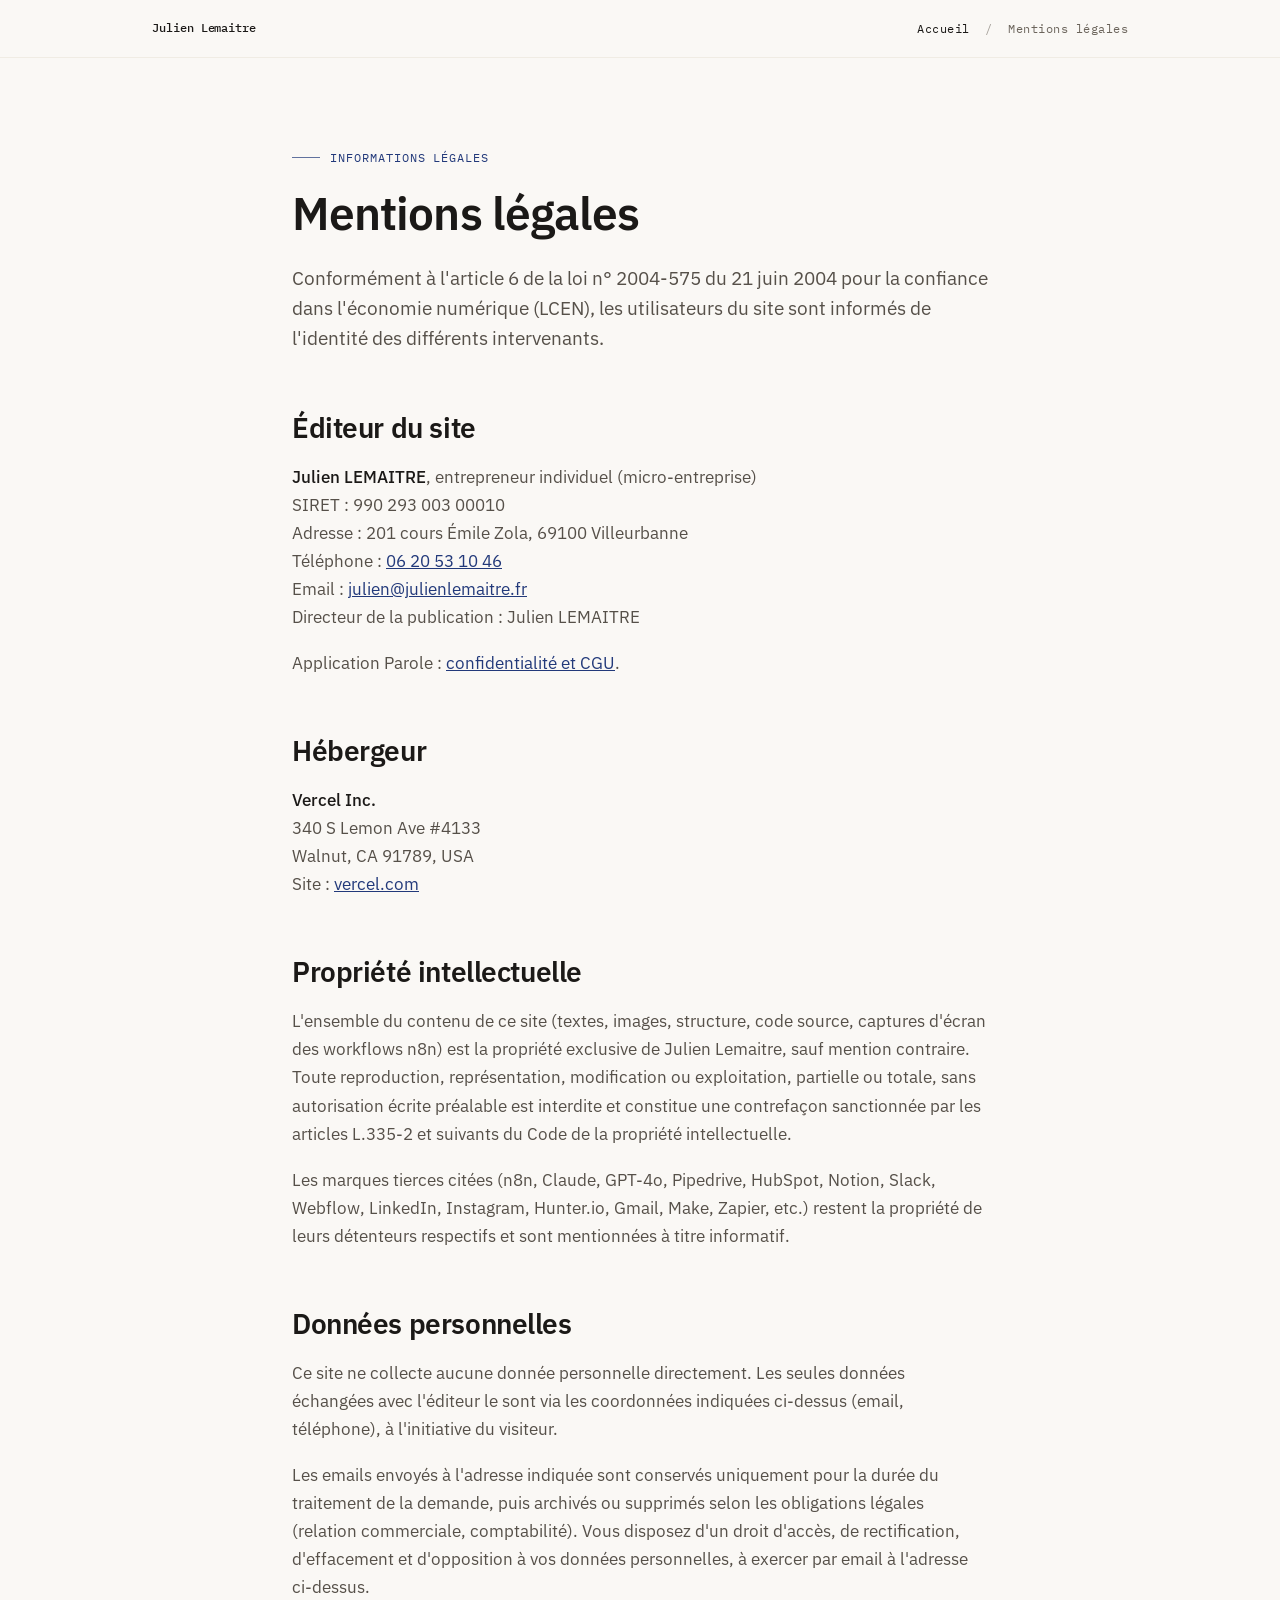
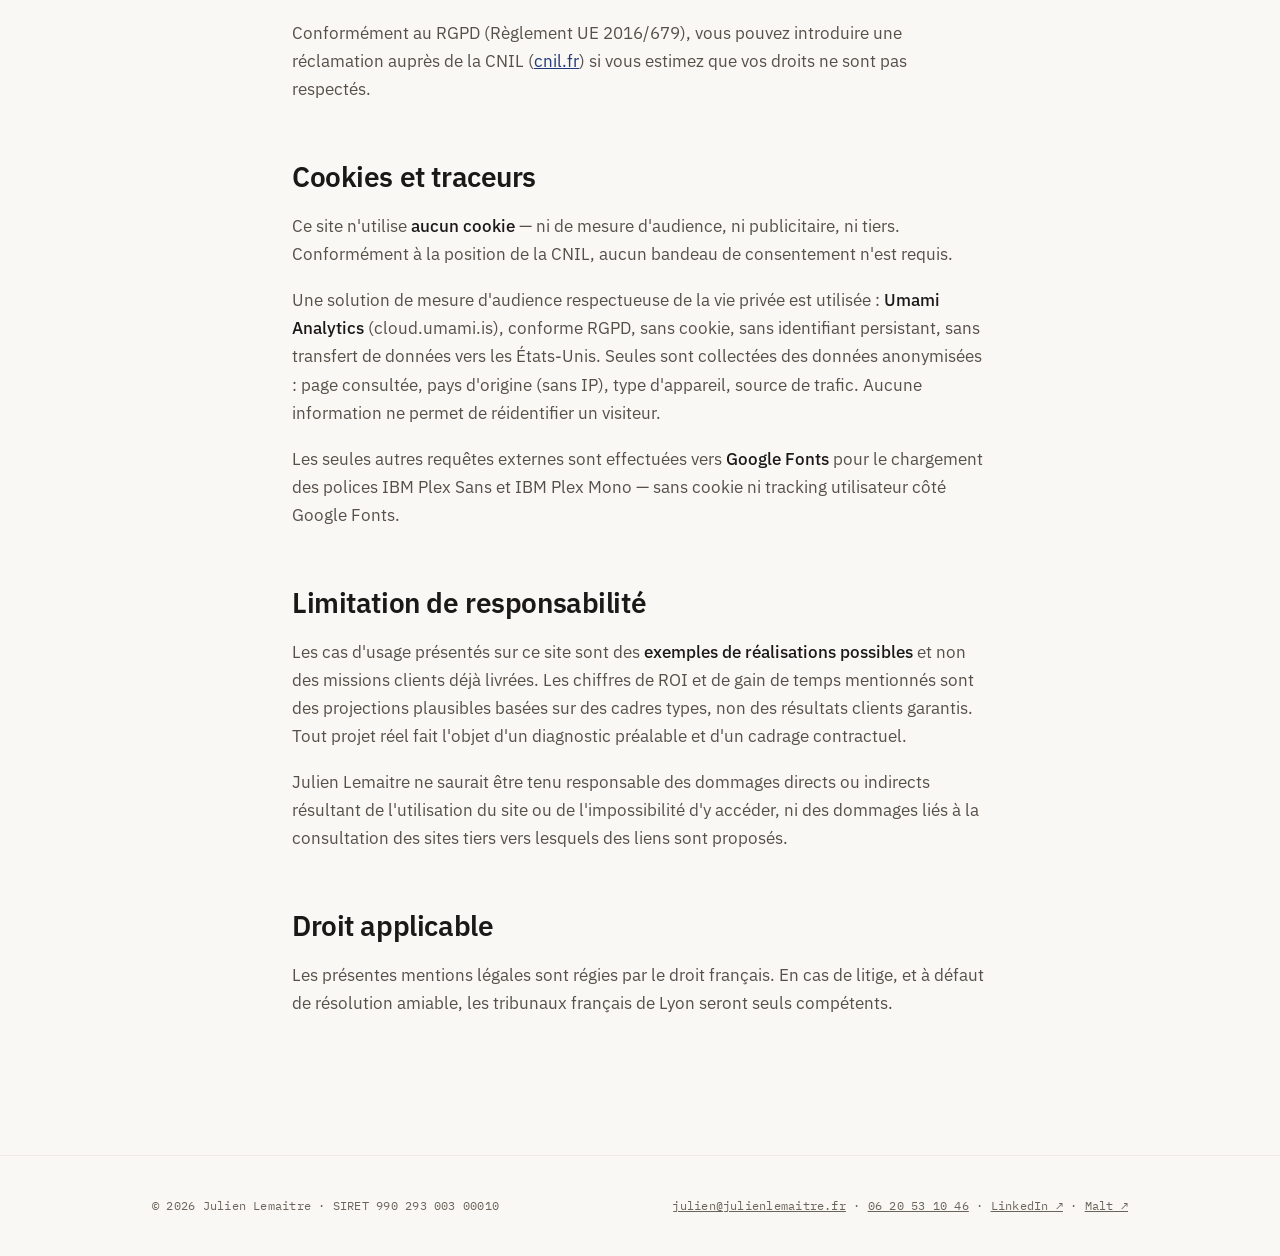
<file: mentions-legales.html>
<!doctype html>
<html lang="fr-FR">
<head>
<meta charset="utf-8" />
<meta name="viewport" content="width=device-width, initial-scale=1" />

<title>Mentions légales — Julien Lemaitre, développeur PHP/Symfony freelance</title>
<meta name="description" content="Mentions légales du site julienlemaitre.fr — éditeur, hébergeur, propriété intellectuelle, données personnelles, cookies." />
<meta name="robots" content="index, follow" />
<meta name="theme-color" content="#faf8f5" />

<link rel="canonical" href="https://julienlemaitre.fr/mentions-legales" />
<link rel="icon" type="image/svg+xml" href="/favicon.svg" />
<link rel="apple-touch-icon" sizes="180x180" href="/apple-touch-icon.png" />

<meta property="og:type" content="website" />
<meta property="og:locale" content="fr_FR" />
<meta property="og:site_name" content="Julien Lemaitre" />
<meta property="og:title" content="Mentions légales — Julien Lemaitre" />
<meta property="og:url" content="https://julienlemaitre.fr/mentions-legales" />

<link rel="preconnect" href="https://fonts.googleapis.com" />
<link rel="preconnect" href="https://fonts.gstatic.com" crossorigin />
<link href="https://fonts.googleapis.com/css2?family=IBM+Plex+Sans:wght@400;500;600;700&family=IBM+Plex+Mono:wght@400;500&display=swap" rel="stylesheet" />
<link rel="stylesheet" href="/assets/article.css" />
<script defer src="https://cloud.umami.is/script.js" data-website-id="cdc237ee-e042-418c-96bf-7b74067eba70"></script>
</head>
<body>

<nav class="top" aria-label="Fil d'Ariane">
  <div class="container">
    <a href="/" class="brand">Julien Lemaitre</a>
    <span class="crumb">
      <a href="/">Accueil</a>
      <span class="sep">/</span>
      Mentions légales
    </span>
  </div>
</nav>

<article class="case-page">
  <div class="container">

    <header class="head">
      <p class="eyebrow">Informations légales</p>
      <h1>Mentions légales</h1>
      <p class="lede">
        Conformément à l'article 6 de la loi n° 2004-575 du 21 juin 2004 pour la confiance dans
        l'économie numérique (LCEN), les utilisateurs du site sont informés de l'identité des
        différents intervenants.
      </p>
    </header>

    <div class="prose">

      <h2>Éditeur du site</h2>
      <p>
        <strong>Julien LEMAITRE</strong>, entrepreneur individuel (micro-entreprise)<br>
        SIRET : 990 293 003 00010<br>
        Adresse : 201 cours Émile Zola, 69100 Villeurbanne<br>
        Téléphone : <a href="tel:+33620531046" data-umami-event="phone-footer">06 20 53 10 46</a><br>
        Email : <a href="mailto:julien@julienlemaitre.fr" data-umami-event="mail-footer">julien@julienlemaitre.fr</a><br>
        Directeur de la publication : Julien LEMAITRE
      </p>
      <p>
        Application Parole : <a href="/parole/">confidentialité et CGU</a>.
      </p>

      <h2>Hébergeur</h2>
      <p>
        <strong>Vercel Inc.</strong><br>
        340 S Lemon Ave #4133<br>
        Walnut, CA 91789, USA<br>
        Site : <a href="https://vercel.com" target="_blank" rel="noopener">vercel.com</a>
      </p>

      <h2>Propriété intellectuelle</h2>
      <p>
        L'ensemble du contenu de ce site (textes, images, structure, code source, captures
        d'écran des workflows n8n) est la propriété exclusive de Julien Lemaitre, sauf mention
        contraire. Toute reproduction, représentation, modification ou exploitation, partielle
        ou totale, sans autorisation écrite préalable est interdite et constitue une contrefaçon
        sanctionnée par les articles L.335-2 et suivants du Code de la propriété intellectuelle.
      </p>
      <p>
        Les marques tierces citées (n8n, Claude, GPT-4o, Pipedrive, HubSpot, Notion, Slack, Webflow,
        LinkedIn, Instagram, Hunter.io, Gmail, Make, Zapier, etc.) restent la propriété de leurs
        détenteurs respectifs et sont mentionnées à titre informatif.
      </p>

      <h2>Données personnelles</h2>
      <p>
        Ce site ne collecte aucune donnée personnelle directement. Les seules données échangées
        avec l'éditeur le sont via les coordonnées indiquées ci-dessus (email, téléphone), à
        l'initiative du visiteur.
      </p>
      <p>
        Les emails envoyés à l'adresse indiquée sont conservés uniquement pour la durée du
        traitement de la demande, puis archivés ou supprimés selon les obligations légales
        (relation commerciale, comptabilité). Vous disposez d'un droit d'accès, de rectification,
        d'effacement et d'opposition à vos données personnelles, à exercer par email à l'adresse
        ci-dessus.
      </p>
      <p>
        Conformément au RGPD (Règlement UE 2016/679), vous pouvez introduire une réclamation
        auprès de la CNIL (<a href="https://www.cnil.fr" target="_blank" rel="noopener">cnil.fr</a>)
        si vous estimez que vos droits ne sont pas respectés.
      </p>

      <h2>Cookies et traceurs</h2>
      <p>
        Ce site n'utilise <strong>aucun cookie</strong> — ni de mesure d'audience, ni publicitaire,
        ni tiers. Conformément à la position de la CNIL, aucun bandeau de consentement n'est requis.
      </p>
      <p>
        Une solution de mesure d'audience respectueuse de la vie privée est utilisée :
        <strong>Umami Analytics</strong> (cloud.umami.is), conforme RGPD, sans cookie, sans
        identifiant persistant, sans transfert de données vers les États-Unis. Seules sont
        collectées des données anonymisées : page consultée, pays d'origine (sans IP), type
        d'appareil, source de trafic. Aucune information ne permet de réidentifier un visiteur.
      </p>
      <p>
        Les seules autres requêtes externes sont effectuées vers <strong>Google Fonts</strong>
        pour le chargement des polices IBM Plex Sans et IBM Plex Mono — sans cookie ni tracking
        utilisateur côté Google Fonts.
      </p>

      <h2>Limitation de responsabilité</h2>
      <p>
        Les cas d'usage présentés sur ce site sont des <strong>exemples de réalisations
        possibles</strong> et non des missions clients déjà livrées. Les chiffres de ROI et de
        gain de temps mentionnés sont des projections plausibles basées sur des cadres types,
        non des résultats clients garantis. Tout projet réel fait l'objet d'un diagnostic
        préalable et d'un cadrage contractuel.
      </p>
      <p>
        Julien Lemaitre ne saurait être tenu responsable des dommages directs ou indirects
        résultant de l'utilisation du site ou de l'impossibilité d'y accéder, ni des dommages
        liés à la consultation des sites tiers vers lesquels des liens sont proposés.
      </p>

      <h2>Droit applicable</h2>
      <p>
        Les présentes mentions légales sont régies par le droit français. En cas de litige, et
        à défaut de résolution amiable, les tribunaux français de Lyon seront seuls compétents.
      </p>

    </div>

  </div>
</article>

<footer>
  <div class="container">
    <span>© 2026 Julien Lemaitre · SIRET 990 293 003 00010</span>
    <span><a href="mailto:julien@julienlemaitre.fr" data-umami-event="mail-footer">julien@julienlemaitre.fr</a> · <a href="tel:+33620531046" data-umami-event="phone-footer">06 20 53 10 46</a> · <a href="https://www.linkedin.com/in/julienltm" data-umami-event="linkedin-footer" target="_blank" rel="noopener">LinkedIn ↗</a> · <a href="https://malt.fr/profile/julienlemaitre" data-umami-event="malt-footer" target="_blank" rel="noopener">Malt ↗</a></span>
  </div>
</footer>

</body>
</html>
</file>
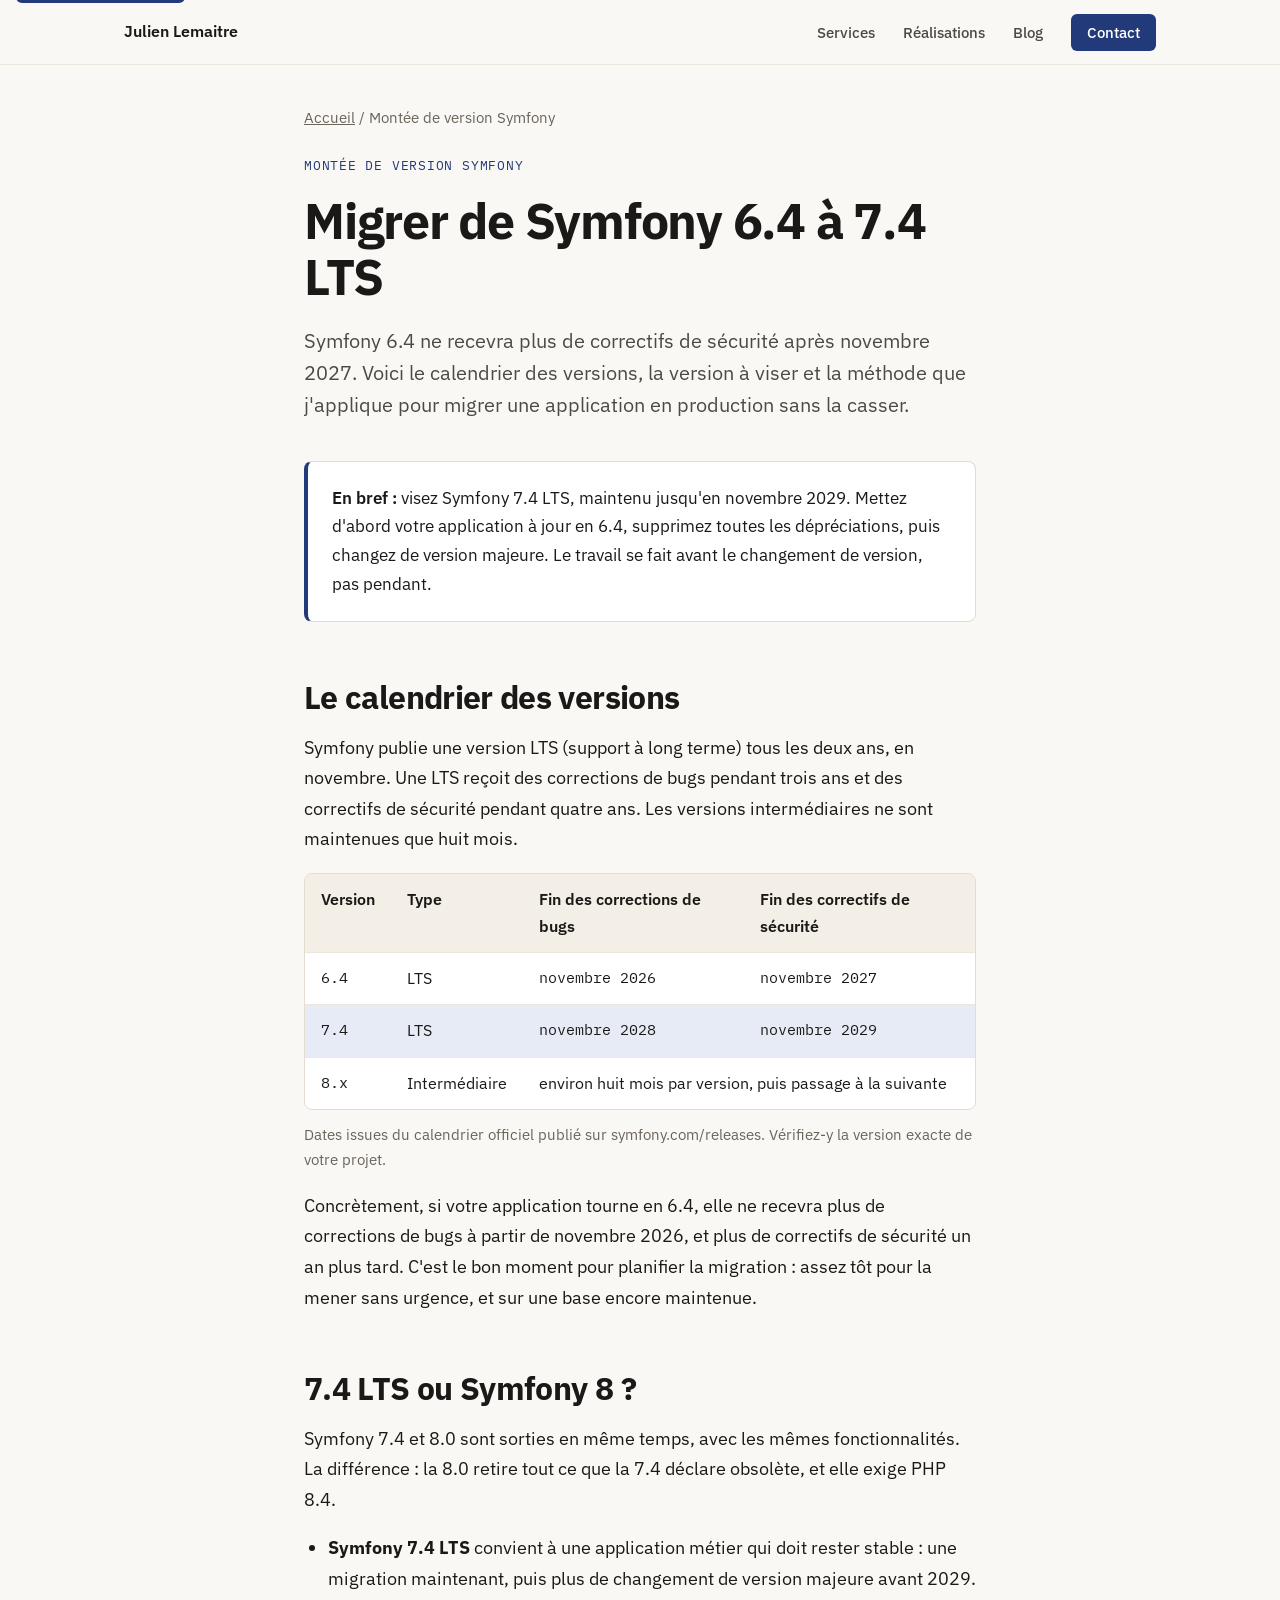
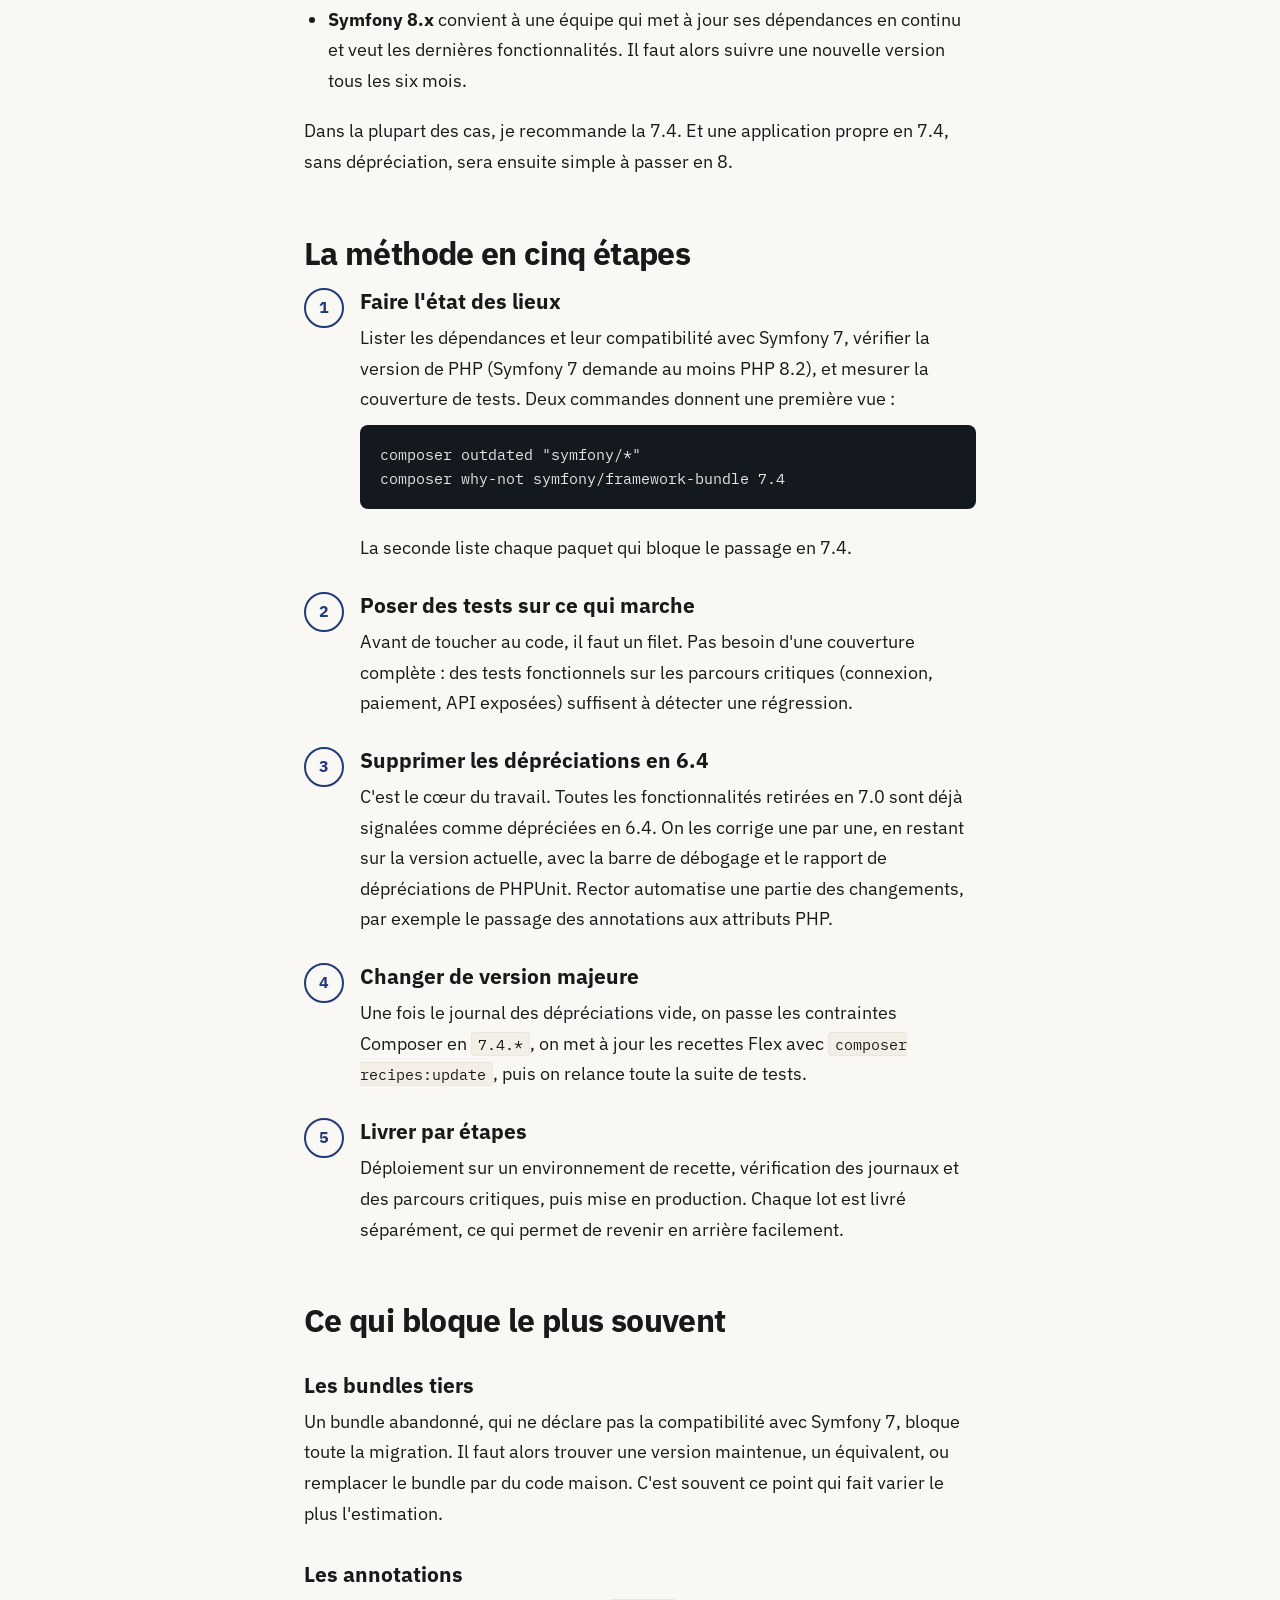
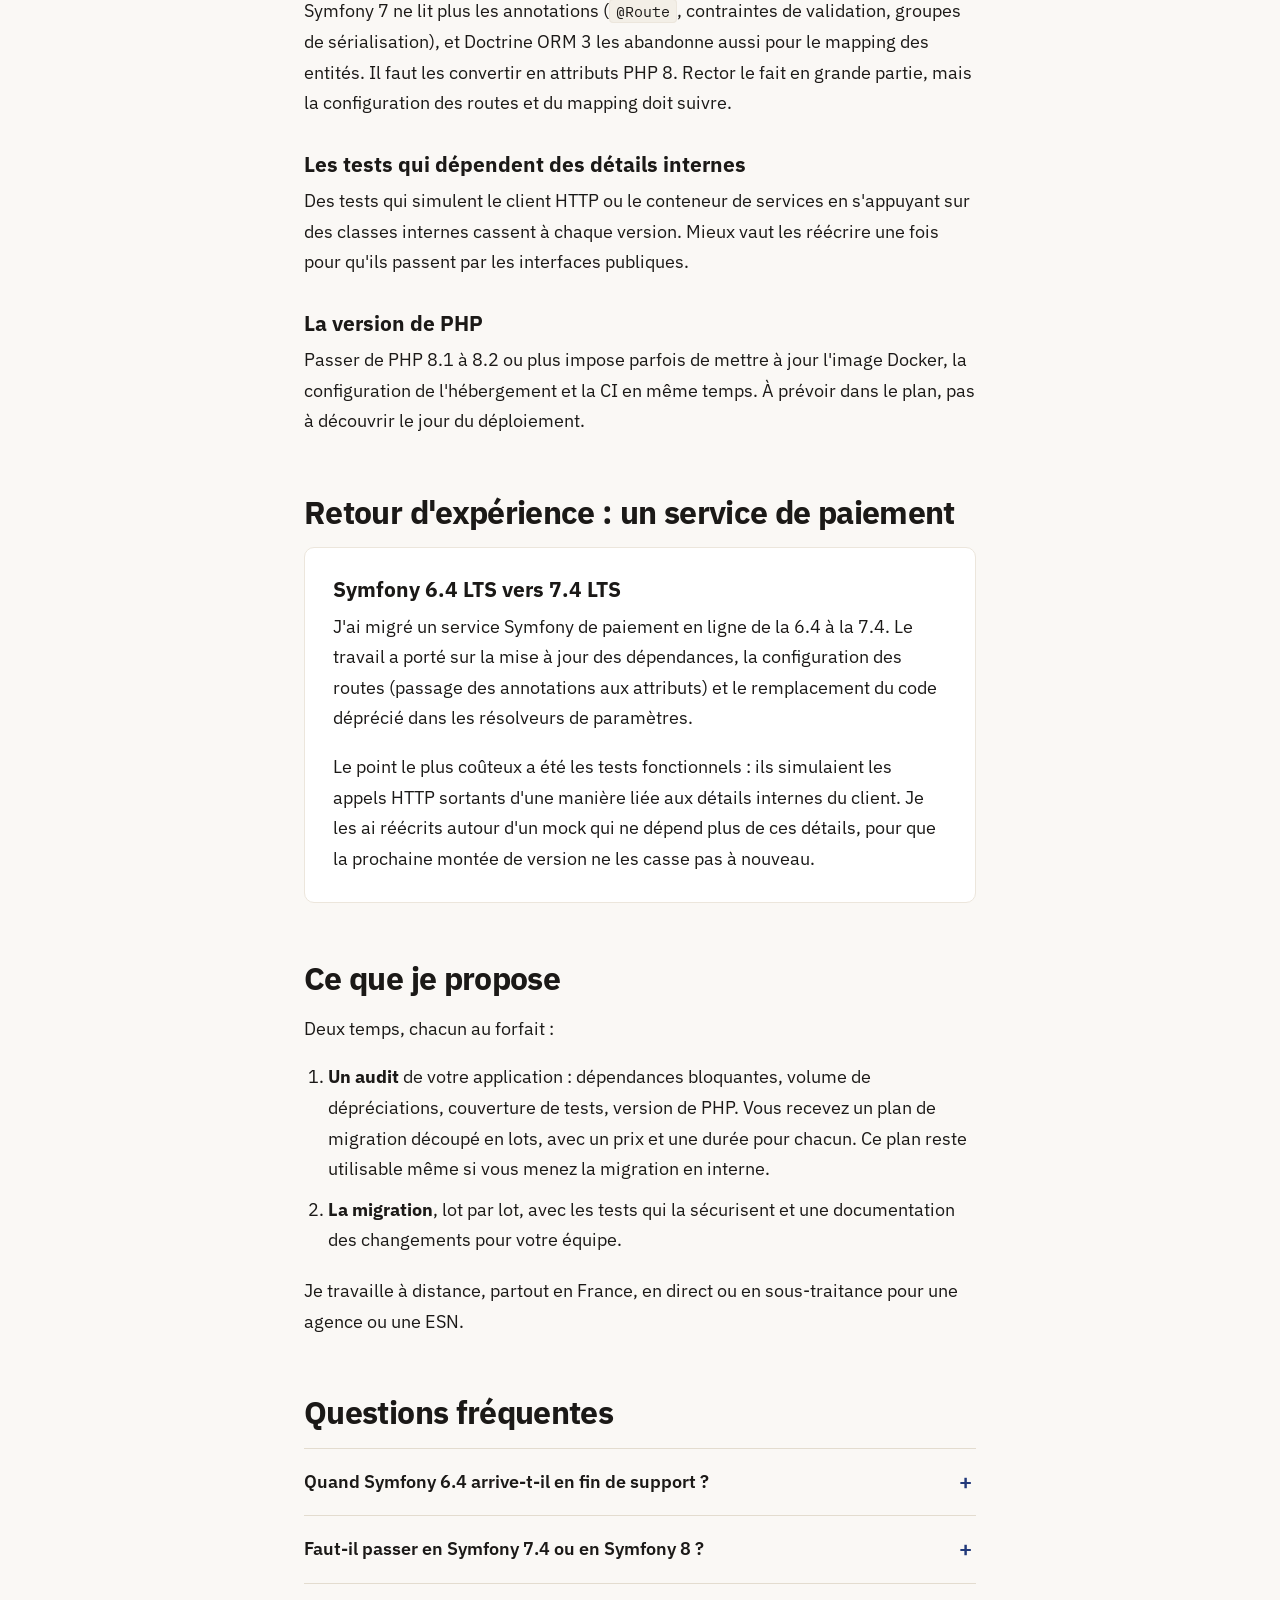
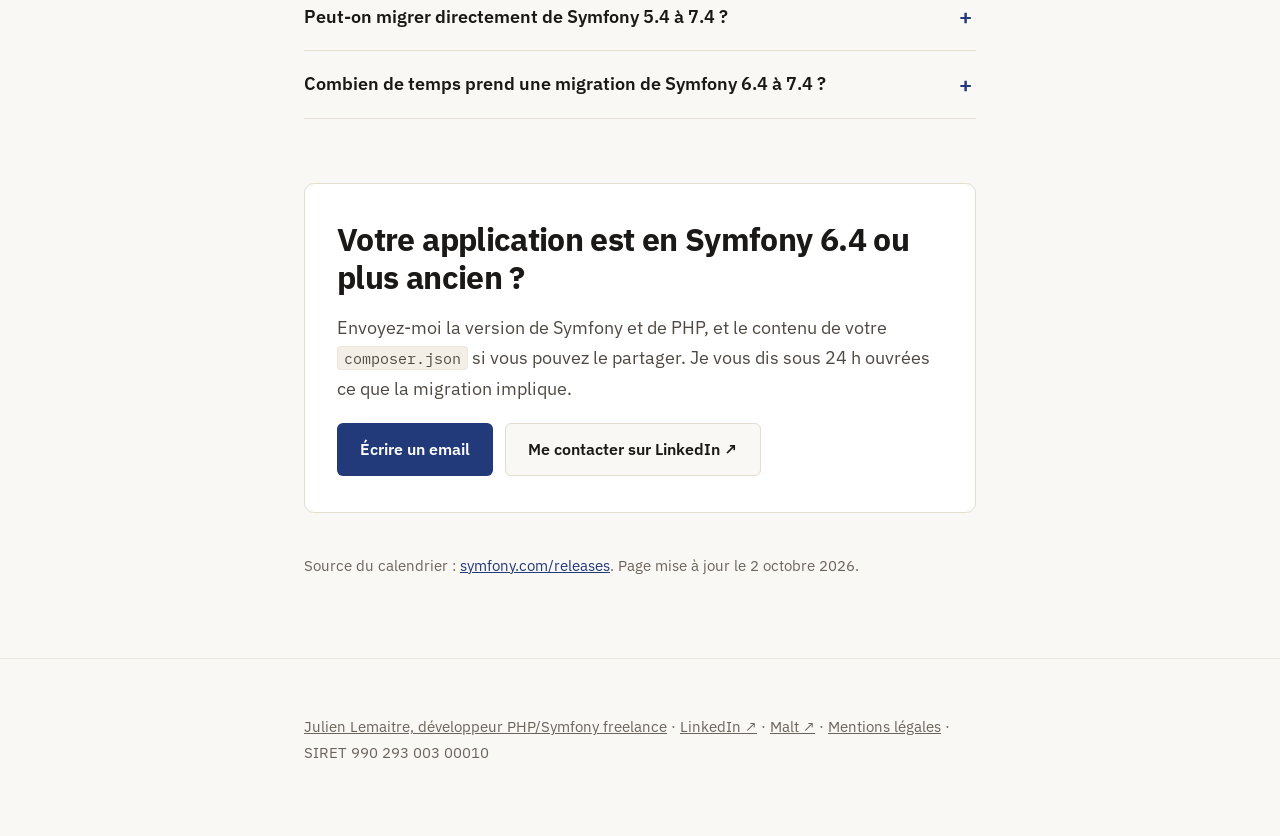
<file: montee-de-version-symfony.html>
<!doctype html>
<html lang="fr-FR">
<head>
<meta charset="utf-8" />
<meta name="viewport" content="width=device-width, initial-scale=1" />

<title>Migrer de Symfony 6.4 à 7.4 LTS : méthode et calendrier | Julien Lemaitre</title>
<meta name="description" content="Symfony 6.4 ne reçoit plus de correctifs de sécurité après novembre 2027. Calendrier des versions, choix entre 7.4 LTS et 8.x, méthode de migration en 5 étapes et pièges fréquents." />
<meta name="author" content="Julien Lemaitre" />
<meta name="robots" content="index, follow, max-image-preview:large, max-snippet:-1" />
<meta name="theme-color" content="#faf8f5" />

<link rel="canonical" href="https://julienlemaitre.fr/montee-de-version-symfony" />
<link rel="alternate" hreflang="fr" href="https://julienlemaitre.fr/montee-de-version-symfony" />

<link rel="icon" type="image/svg+xml" href="/favicon.svg" />
<link rel="icon" type="image/png" sizes="32x32" href="/favicon-32.png" />
<link rel="apple-touch-icon" sizes="180x180" href="/apple-touch-icon.png" />
<link rel="manifest" href="/site.webmanifest" />

<meta property="og:type" content="article" />
<meta property="og:locale" content="fr_FR" />
<meta property="og:site_name" content="Julien Lemaitre" />
<meta property="og:title" content="Migrer de Symfony 6.4 à 7.4 LTS : méthode et calendrier" />
<meta property="og:description" content="Fin des correctifs de sécurité de Symfony 6.4 en novembre 2027 : quand migrer, vers quelle version, et comment s'y prendre sans casser la production." />
<meta property="og:url" content="https://julienlemaitre.fr/montee-de-version-symfony" />
<meta property="og:image" content="https://julienlemaitre.fr/assets/og-image.png" />
<meta property="og:image:width" content="1200" />
<meta property="og:image:height" content="630" />

<meta name="twitter:card" content="summary_large_image" />
<meta name="twitter:title" content="Migrer de Symfony 6.4 à 7.4 LTS : méthode et calendrier" />
<meta name="twitter:description" content="Fin des correctifs de sécurité de Symfony 6.4 en novembre 2027 : quand migrer, vers quelle version, et comment s'y prendre." />
<meta name="twitter:image" content="https://julienlemaitre.fr/assets/og-image.png" />

<link rel="preconnect" href="https://fonts.googleapis.com" />
<link rel="preconnect" href="https://fonts.gstatic.com" crossorigin />
<link href="https://fonts.googleapis.com/css2?family=IBM+Plex+Sans:wght@400;500;600;700&family=IBM+Plex+Mono:wght@400;500&display=swap" rel="stylesheet" />

<script type="application/ld+json">
{
  "@context": "https://schema.org",
  "@graph": [
    {
      "@type": "TechArticle",
      "@id": "https://julienlemaitre.fr/montee-de-version-symfony#article",
      "headline": "Migrer de Symfony 6.4 à 7.4 LTS : méthode et calendrier",
      "description": "Calendrier de support des versions de Symfony, choix entre 7.4 LTS et 8.x, méthode de migration en cinq étapes et pièges fréquents.",
      "inLanguage": "fr-FR",
      "datePublished": "2026-10-02",
      "dateModified": "2026-10-02",
      "author": {"@id": "https://julienlemaitre.fr/#person"},
      "publisher": {"@id": "https://julienlemaitre.fr/#person"},
      "mainEntityOfPage": "https://julienlemaitre.fr/montee-de-version-symfony",
      "about": ["Symfony", "Migration Symfony 7", "Symfony 6.4 LTS", "Symfony 7.4 LTS", "PHP 8"],
      "image": "https://julienlemaitre.fr/assets/og-image.png"
    },
    {
      "@type": "Service",
      "@id": "https://julienlemaitre.fr/montee-de-version-symfony#service",
      "name": "Montée de version Symfony et PHP",
      "serviceType": "Migration Symfony",
      "description": "Audit des dépendances et du code déprécié, plan de migration chiffré lot par lot, puis migration de Symfony 6.4 vers 7.4 LTS sécurisée par des tests.",
      "provider": {"@id": "https://julienlemaitre.fr/#person"},
      "areaServed": {"@type": "Country", "name": "France"}
    },
    {
      "@type": "BreadcrumbList",
      "itemListElement": [
        {"@type": "ListItem", "position": 1, "name": "Accueil", "item": "https://julienlemaitre.fr/"},
        {"@type": "ListItem", "position": 2, "name": "Montée de version Symfony", "item": "https://julienlemaitre.fr/montee-de-version-symfony"}
      ]
    },
    {
      "@type": "FAQPage",
      "mainEntity": [
        {
          "@type": "Question",
          "name": "Quand Symfony 6.4 arrive-t-il en fin de support ?",
          "acceptedAnswer": {"@type": "Answer", "text": "Symfony 6.4 LTS reçoit des corrections de bugs jusqu'en novembre 2026 et des correctifs de sécurité jusqu'en novembre 2027. Après cette date, plus aucune faille découverte ne sera corrigée."}
        },
        {
          "@type": "Question",
          "name": "Faut-il passer en Symfony 7.4 ou en Symfony 8 ?",
          "acceptedAnswer": {"@type": "Answer", "text": "Pour une application en production qui doit rester stable, Symfony 7.4 LTS est le choix le plus sûr : correctifs de sécurité jusqu'en novembre 2029. Les versions 8.x sont maintenues quelques mois chacune et demandent des mises à jour plus fréquentes, ainsi que PHP 8.4."}
        },
        {
          "@type": "Question",
          "name": "Peut-on migrer directement de Symfony 5.4 à 7.4 ?",
          "acceptedAnswer": {"@type": "Answer", "text": "Pas en un seul saut. On passe par la dernière version de chaque version majeure : 5.4, puis 6.4, puis 7.4, en corrigeant les dépréciations à chaque étape."}
        },
        {
          "@type": "Question",
          "name": "Combien de temps prend une migration de Symfony 6.4 à 7.4 ?",
          "acceptedAnswer": {"@type": "Answer", "text": "Cela dépend surtout du nombre de dépréciations, des bundles tiers utilisés et de la couverture de tests. Un audit d'une à deux journées permet de donner une estimation ferme, lot par lot."}
        }
      ]
    }
  ]
}
</script>

<style>
  :root {
    --bg: #faf8f5; --bg-elev: #f3efe7; --bg-card: #ffffff;
    --border: #e3dccf; --border-soft: #ece6dc;
    --fg: #1b1917; --fg-muted: #4f4943; --fg-dim: #6b645b;
    --accent: #22397a; --accent-hover: #2e4a99; --accent-soft: #e6ebf6; --accent-line: #b8c4e2;
    --mono: "IBM Plex Mono", ui-monospace, SFMono-Regular, Menlo, monospace;
    --sans: "IBM Plex Sans", ui-sans-serif, system-ui, -apple-system, "Segoe UI", Roboto, sans-serif;
    --wide: 1080px; --text: 720px;
  }
  * { box-sizing: border-box; }
  html, body { margin: 0; padding: 0; }
  html { -webkit-text-size-adjust: 100%; scroll-behavior: smooth; scroll-padding-top: 80px; }
  body {
    background: var(--bg); color: var(--fg); font-family: var(--sans);
    font-size: 18px; line-height: 1.7; -webkit-font-smoothing: antialiased;
  }
  a { color: var(--accent); }
  a:hover { color: var(--accent-hover); }
  :focus-visible { outline: 3px solid var(--accent); outline-offset: 3px; border-radius: 4px; }
  .wide { max-width: var(--wide); margin: 0 auto; padding: 0 24px; }
  .text { max-width: var(--text); margin: 0 auto; padding: 0 24px; }

  .skip-link {
    position: absolute; left: 16px; top: -48px; background: var(--accent); color: #fff;
    padding: 10px 16px; border-radius: 6px; text-decoration: none; font-weight: 600; z-index: 100;
  }
  .skip-link:focus { top: 12px; color: #fff; }

  .site-nav { position: sticky; top: 0; z-index: 50; background: var(--bg); border-bottom: 1px solid var(--border-soft); }
  .site-nav .wide { display: flex; align-items: center; justify-content: space-between; gap: 24px; min-height: 64px; }
  .brand { font-weight: 600; font-size: 16px; color: var(--fg); text-decoration: none; white-space: nowrap; }
  .brand:hover { color: var(--fg); }
  .nav-links { display: flex; align-items: center; gap: 28px; list-style: none; margin: 0; padding: 0; }
  .nav-links a { color: var(--fg-muted); text-decoration: none; font-size: 15px; font-weight: 500; padding: 8px 0; }
  .nav-links a:hover { color: var(--fg); }
  .nav-links .nav-cta { color: #fff; background: var(--accent); padding: 9px 16px; border-radius: 6px; }
  .nav-links .nav-cta:hover { color: #fff; background: var(--accent-hover); }
  @media (max-width: 760px) { .nav-links .nav-anchor { display: none; } }

  .crumbs { font-size: 15px; color: var(--fg-dim); margin: 40px 0 0; }
  .crumbs a { color: var(--fg-dim); }

  header.head { padding: 24px 0 40px; }
  .kicker { font-family: var(--mono); font-size: 13px; letter-spacing: 0.06em; text-transform: uppercase; color: var(--accent); margin: 0 0 16px; }
  h1 { font-size: clamp(32px, 4.8vw, 50px); line-height: 1.12; letter-spacing: -0.025em; font-weight: 700; margin: 0 0 20px; }
  .lede { font-size: 20px; line-height: 1.6; color: var(--fg-muted); margin: 0; }

  .key {
    background: var(--bg-card); border: 1px solid var(--border); border-left: 4px solid var(--accent);
    border-radius: 8px; padding: 22px 24px; margin: 0 0 48px;
  }
  .key p { margin: 0; font-size: 17px; }
  .key strong { font-weight: 600; }

  article h2 { font-size: clamp(26px, 3vw, 32px); line-height: 1.2; letter-spacing: -0.02em; margin: 56px 0 16px; }
  article h3 { font-size: 21px; line-height: 1.3; margin: 32px 0 8px; }
  article p { margin: 0 0 18px; }
  article ul, article ol { margin: 0 0 20px; padding-left: 24px; }
  article li { margin-bottom: 10px; }
  article code {
    font-family: var(--mono); font-size: 0.86em; background: var(--bg-elev);
    border: 1px solid var(--border-soft); border-radius: 4px; padding: 1px 6px;
  }
  pre {
    font-family: var(--mono); font-size: 15px; line-height: 1.6; background: #14181f; color: #e8e6e3;
    border-radius: 8px; padding: 18px 20px; overflow-x: auto; margin: 0 0 24px;
  }
  pre code { background: none; border: 0; padding: 0; color: inherit; font-size: inherit; }

  .table-wrap { overflow-x: auto; margin: 0 0 24px; border: 1px solid var(--border); border-radius: 8px; background: var(--bg-card); }
  table { border-collapse: collapse; width: 100%; font-size: 16px; min-width: 520px; }
  th, td { text-align: left; padding: 12px 16px; border-bottom: 1px solid var(--border-soft); vertical-align: top; }
  th { font-weight: 600; background: var(--bg-elev); }
  tr:last-child td { border-bottom: 0; }
  td.num { font-family: var(--mono); font-size: 15px; white-space: nowrap; }
  tr.focus td { background: var(--accent-soft); }
  .table-note { font-size: 15px; color: var(--fg-dim); margin-top: -12px; }

  .steps { counter-reset: step; list-style: none; padding: 0; }
  .steps > li { counter-increment: step; position: relative; padding-left: 56px; margin-bottom: 28px; }
  .steps > li::before {
    content: counter(step); position: absolute; left: 0; top: 0;
    width: 36px; height: 36px; border-radius: 50%; border: 2px solid var(--accent);
    color: var(--accent); font-weight: 700; font-size: 16px; display: flex; align-items: center; justify-content: center;
  }
  .steps h3 { margin: 4px 0 8px; }
  .steps p { margin: 0 0 10px; }

  .story { background: var(--bg-card); border: 1px solid var(--border-soft); border-radius: 10px; padding: 28px 28px 10px; margin: 0 0 24px; }
  .story h3 { margin-top: 0; }

  .faq { border-top: 1px solid var(--border); margin-top: 8px; }
  .faq details { border-bottom: 1px solid var(--border); }
  .faq summary { cursor: pointer; list-style: none; padding: 18px 36px 18px 0; position: relative; font-weight: 600; font-size: 18px; }
  .faq summary::-webkit-details-marker { display: none; }
  .faq summary::after { content: "+"; position: absolute; right: 4px; top: 50%; transform: translateY(-50%); font-family: var(--mono); font-size: 22px; color: var(--accent); }
  .faq details[open] summary::after { content: "−"; }
  .faq details p { color: var(--fg-muted); }

  .cta {
    background: var(--bg-card); border: 1px solid var(--border); border-radius: 10px;
    padding: 36px 32px; margin: 64px 0 0;
  }
  .cta h2 { margin-top: 0; }
  .cta p { color: var(--fg-muted); }
  .actions { display: flex; gap: 12px; flex-wrap: wrap; margin-top: 8px; }
  .btn {
    display: inline-flex; align-items: center; justify-content: center; min-height: 48px; padding: 12px 22px;
    font-size: 16px; font-weight: 600; text-decoration: none; border-radius: 6px; border: 1px solid transparent;
    transition: background-color 0.15s ease, border-color 0.15s ease;
  }
  .btn-primary { background: var(--accent); color: #fff; }
  .btn-primary:hover { background: var(--accent-hover); color: #fff; }
  .btn-ghost { color: var(--fg); border-color: var(--border); background: var(--bg); }
  .btn-ghost:hover { color: var(--fg); border-color: var(--accent-line); background: var(--accent-soft); }

  .sources { font-size: 15px; color: var(--fg-dim); margin-top: 40px; }

  footer { border-top: 1px solid var(--border-soft); padding: 40px 0 56px; margin-top: 80px; font-size: 15px; color: var(--fg-dim); }
  footer a { color: var(--fg-dim); }

  @media (prefers-reduced-motion: reduce) { html { scroll-behavior: auto; } * { transition: none !important; } }
</style>
<script defer src="https://cloud.umami.is/script.js" data-website-id="cdc237ee-e042-418c-96bf-7b74067eba70"></script>
</head>
<body>

<a class="skip-link" href="#contenu">Aller au contenu</a>

<nav class="site-nav" aria-label="Navigation principale">
  <div class="wide">
    <a class="brand" href="/">Julien Lemaitre</a>
    <ul class="nav-links">
      <li><a class="nav-anchor" href="/#services">Services</a></li>
      <li><a class="nav-anchor" href="/#realisations">Réalisations</a></li>
      <li><a class="nav-anchor" href="/blog">Blog</a></li>
      <li><a class="nav-cta" data-umami-event="contact-nav-migration" href="#contact">Contact</a></li>
    </ul>
  </div>
</nav>

<main id="contenu">
  <div class="text">
    <p class="crumbs"><a href="/">Accueil</a> / Montée de version Symfony</p>

    <header class="head">
      <p class="kicker">Montée de version Symfony</p>
      <h1>Migrer de Symfony 6.4 à 7.4 LTS</h1>
      <p class="lede">
        Symfony 6.4 ne recevra plus de correctifs de sécurité après novembre 2027.
        Voici le calendrier des versions, la version à viser et la méthode que
        j'applique pour migrer une application en production sans la casser.
      </p>
    </header>

    <div class="key">
      <p><strong>En bref :</strong> visez Symfony 7.4 LTS, maintenu jusqu'en novembre 2029.
      Mettez d'abord votre application à jour en 6.4, supprimez toutes les dépréciations,
      puis changez de version majeure. Le travail se fait avant le changement de version, pas pendant.</p>
    </div>

    <article>
      <h2 id="calendrier">Le calendrier des versions</h2>
      <p>
        Symfony publie une version LTS (support à long terme) tous les deux ans, en novembre.
        Une LTS reçoit des corrections de bugs pendant trois ans et des correctifs de sécurité
        pendant quatre ans. Les versions intermédiaires ne sont maintenues que huit mois.
      </p>
      <div class="table-wrap">
        <table>
          <thead>
            <tr><th scope="col">Version</th><th scope="col">Type</th><th scope="col">Fin des corrections de bugs</th><th scope="col">Fin des correctifs de sécurité</th></tr>
          </thead>
          <tbody>
            <tr><td class="num">6.4</td><td>LTS</td><td class="num">novembre 2026</td><td class="num">novembre 2027</td></tr>
            <tr class="focus"><td class="num">7.4</td><td>LTS</td><td class="num">novembre 2028</td><td class="num">novembre 2029</td></tr>
            <tr><td class="num">8.x</td><td>Intermédiaire</td><td colspan="2">environ huit mois par version, puis passage à la suivante</td></tr>
          </tbody>
        </table>
      </div>
      <p class="table-note">
        Dates issues du calendrier officiel publié sur symfony.com/releases. Vérifiez-y la version exacte de votre projet.
      </p>
      <p>
        Concrètement, si votre application tourne en 6.4, elle ne recevra plus de corrections
        de bugs à partir de novembre 2026, et plus de correctifs de sécurité un an plus tard. C'est le bon
        moment pour planifier la migration : assez tôt pour la mener sans urgence, et sur une base
        encore maintenue.
      </p>

      <h2 id="quelle-version">7.4 LTS ou Symfony 8 ?</h2>
      <p>
        Symfony 7.4 et 8.0 sont sorties en même temps, avec les mêmes fonctionnalités. La différence :
        la 8.0 retire tout ce que la 7.4 déclare obsolète, et elle exige PHP 8.4.
      </p>
      <ul>
        <li><strong>Symfony 7.4 LTS</strong> convient à une application métier qui doit rester stable : une migration maintenant, puis plus de changement de version majeure avant 2029.</li>
        <li><strong>Symfony 8.x</strong> convient à une équipe qui met à jour ses dépendances en continu et veut les dernières fonctionnalités. Il faut alors suivre une nouvelle version tous les six mois.</li>
      </ul>
      <p>
        Dans la plupart des cas, je recommande la 7.4. Et une application propre en 7.4, sans
        dépréciation, sera ensuite simple à passer en 8.
      </p>

      <h2 id="methode">La méthode en cinq étapes</h2>
      <ol class="steps">
        <li>
          <h3>Faire l'état des lieux</h3>
          <p>
            Lister les dépendances et leur compatibilité avec Symfony 7, vérifier la version de PHP
            (Symfony 7 demande au moins PHP 8.2), et mesurer la couverture de tests.
            Deux commandes donnent une première vue :
          </p>
<pre><code>composer outdated "symfony/*"
composer why-not symfony/framework-bundle 7.4</code></pre>
          <p>La seconde liste chaque paquet qui bloque le passage en 7.4.</p>
        </li>
        <li>
          <h3>Poser des tests sur ce qui marche</h3>
          <p>
            Avant de toucher au code, il faut un filet. Pas besoin d'une couverture complète :
            des tests fonctionnels sur les parcours critiques (connexion, paiement, API exposées)
            suffisent à détecter une régression.
          </p>
        </li>
        <li>
          <h3>Supprimer les dépréciations en 6.4</h3>
          <p>
            C'est le cœur du travail. Toutes les fonctionnalités retirées en 7.0 sont déjà signalées
            comme dépréciées en 6.4. On les corrige une par une, en restant sur la version actuelle,
            avec la barre de débogage et le rapport de dépréciations de PHPUnit. Rector automatise
            une partie des changements, par exemple le passage des annotations aux attributs PHP.
          </p>
        </li>
        <li>
          <h3>Changer de version majeure</h3>
          <p>
            Une fois le journal des dépréciations vide, on passe les contraintes Composer en
            <code>7.4.*</code>, on met à jour les recettes Flex avec <code>composer recipes:update</code>,
            puis on relance toute la suite de tests.
          </p>
        </li>
        <li>
          <h3>Livrer par étapes</h3>
          <p>
            Déploiement sur un environnement de recette, vérification des journaux et des parcours
            critiques, puis mise en production. Chaque lot est livré séparément, ce qui permet de revenir
            en arrière facilement.
          </p>
        </li>
      </ol>

      <h2 id="pieges">Ce qui bloque le plus souvent</h2>
      <h3>Les bundles tiers</h3>
      <p>
        Un bundle abandonné, qui ne déclare pas la compatibilité avec Symfony 7, bloque toute la migration.
        Il faut alors trouver une version maintenue, un équivalent, ou remplacer le bundle par du code maison.
        C'est souvent ce point qui fait varier le plus l'estimation.
      </p>
      <h3>Les annotations</h3>
      <p>
        Symfony 7 ne lit plus les annotations (<code>@Route</code>, contraintes de validation, groupes
        de sérialisation), et Doctrine ORM 3 les abandonne aussi pour le mapping des entités.
        Il faut les convertir en attributs PHP 8. Rector le fait en grande partie, mais la configuration
        des routes et du mapping doit suivre.
      </p>
      <h3>Les tests qui dépendent des détails internes</h3>
      <p>
        Des tests qui simulent le client HTTP ou le conteneur de services en s'appuyant sur des classes
        internes cassent à chaque version. Mieux vaut les réécrire une fois pour qu'ils passent par les
        interfaces publiques.
      </p>
      <h3>La version de PHP</h3>
      <p>
        Passer de PHP 8.1 à 8.2 ou plus impose parfois de mettre à jour l'image Docker, la configuration
        de l'hébergement et la CI en même temps. À prévoir dans le plan, pas à découvrir le jour du déploiement.
      </p>

      <h2 id="retour">Retour d'expérience : un service de paiement</h2>
      <div class="story">
        <h3>Symfony 6.4 LTS vers 7.4 LTS</h3>
        <p>
          J'ai migré un service Symfony de paiement en ligne de la 6.4 à la 7.4. Le travail a porté sur
          la mise à jour des dépendances, la configuration des routes (passage des annotations aux attributs)
          et le remplacement du code déprécié dans les résolveurs de paramètres.
        </p>
        <p>
          Le point le plus coûteux a été les tests fonctionnels : ils simulaient les appels HTTP sortants
          d'une manière liée aux détails internes du client. Je les ai réécrits autour d'un mock qui
          ne dépend plus de ces détails, pour que la prochaine montée de version ne les casse pas à nouveau.
        </p>
      </div>

      <h2 id="offre">Ce que je propose</h2>
      <p>Deux temps, chacun au forfait :</p>
      <ol>
        <li><strong>Un audit</strong> de votre application : dépendances bloquantes, volume de dépréciations, couverture de tests, version de PHP. Vous recevez un plan de migration découpé en lots, avec un prix et une durée pour chacun. Ce plan reste utilisable même si vous menez la migration en interne.</li>
        <li><strong>La migration</strong>, lot par lot, avec les tests qui la sécurisent et une documentation des changements pour votre équipe.</li>
      </ol>
      <p>
        Je travaille à distance, partout en France, en direct ou en sous-traitance pour une agence ou une ESN.
      </p>

      <h2 id="faq">Questions fréquentes</h2>
      <div class="faq">
        <details>
          <summary>Quand Symfony 6.4 arrive-t-il en fin de support ?</summary>
          <p>Symfony 6.4 LTS reçoit des corrections de bugs jusqu'en novembre 2026 et des correctifs de sécurité jusqu'en novembre 2027. Après cette date, plus aucune faille découverte ne sera corrigée.</p>
        </details>
        <details>
          <summary>Faut-il passer en Symfony 7.4 ou en Symfony 8 ?</summary>
          <p>Pour une application en production qui doit rester stable, Symfony 7.4 LTS est le choix le plus sûr : correctifs de sécurité jusqu'en novembre 2029. Les versions 8.x sont maintenues quelques mois chacune et demandent des mises à jour plus fréquentes, ainsi que PHP 8.4.</p>
        </details>
        <details>
          <summary>Peut-on migrer directement de Symfony 5.4 à 7.4 ?</summary>
          <p>Pas en un seul saut. On passe par la dernière version de chaque version majeure : 5.4, puis 6.4, puis 7.4, en corrigeant les dépréciations à chaque étape.</p>
        </details>
        <details>
          <summary>Combien de temps prend une migration de Symfony 6.4 à 7.4 ?</summary>
          <p>Cela dépend surtout du nombre de dépréciations, des bundles tiers utilisés et de la couverture de tests. Un audit d'une à deux journées permet de donner une estimation ferme, lot par lot.</p>
        </details>
      </div>

      <section class="cta" id="contact" aria-labelledby="contact-title">
        <h2 id="contact-title">Votre application est en Symfony 6.4 ou plus ancien ?</h2>
        <p>
          Envoyez-moi la version de Symfony et de PHP, et le contenu de votre <code>composer.json</code>
          si vous pouvez le partager. Je vous dis sous 24 h ouvrées ce que la migration implique.
        </p>
        <div class="actions">
          <a class="btn btn-primary" data-umami-event="contact-migration" href="mailto:julien@julienlemaitre.fr?subject=Mont%C3%A9e%20de%20version%20Symfony">Écrire un email</a>
          <a class="btn btn-ghost" data-umami-event="linkedin-migration" href="https://www.linkedin.com/in/julienltm" target="_blank" rel="noopener">Me contacter sur LinkedIn ↗</a>
        </div>
      </section>

      <p class="sources">
        Source du calendrier : <a href="https://symfony.com/releases" target="_blank" rel="noopener">symfony.com/releases</a>.
        Page mise à jour le 2 octobre 2026.
      </p>
    </article>
  </div>
</main>

<footer>
  <div class="text">
    <p><a href="/">Julien Lemaitre, développeur PHP/Symfony freelance</a> · <a href="https://www.linkedin.com/in/julienltm" data-umami-event="linkedin-footer" target="_blank" rel="noopener">LinkedIn ↗</a> · <a href="https://malt.fr/profile/julienlemaitre" data-umami-event="malt-footer" target="_blank" rel="noopener">Malt ↗</a> · <a href="/mentions-legales">Mentions légales</a> · SIRET 990 293 003 00010</p>
  </div>
</footer>

</body>
</html>
</file>
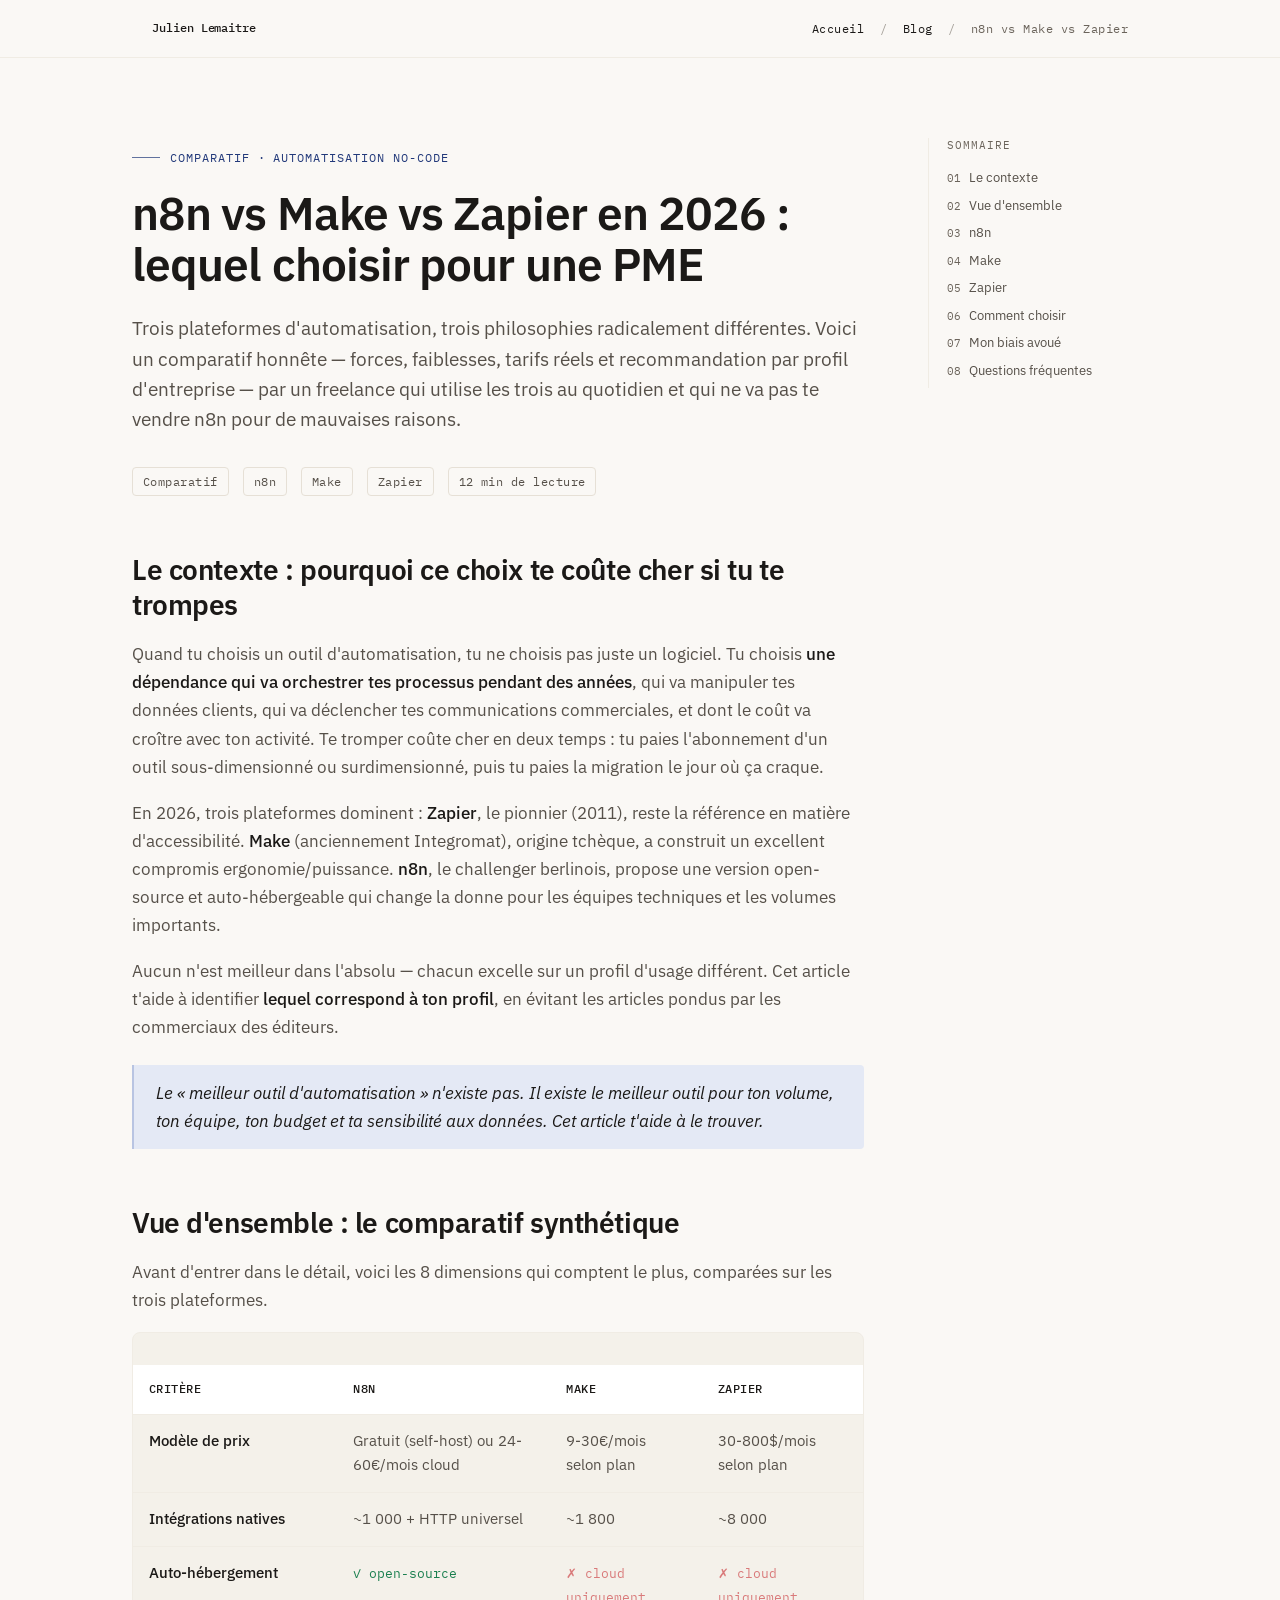
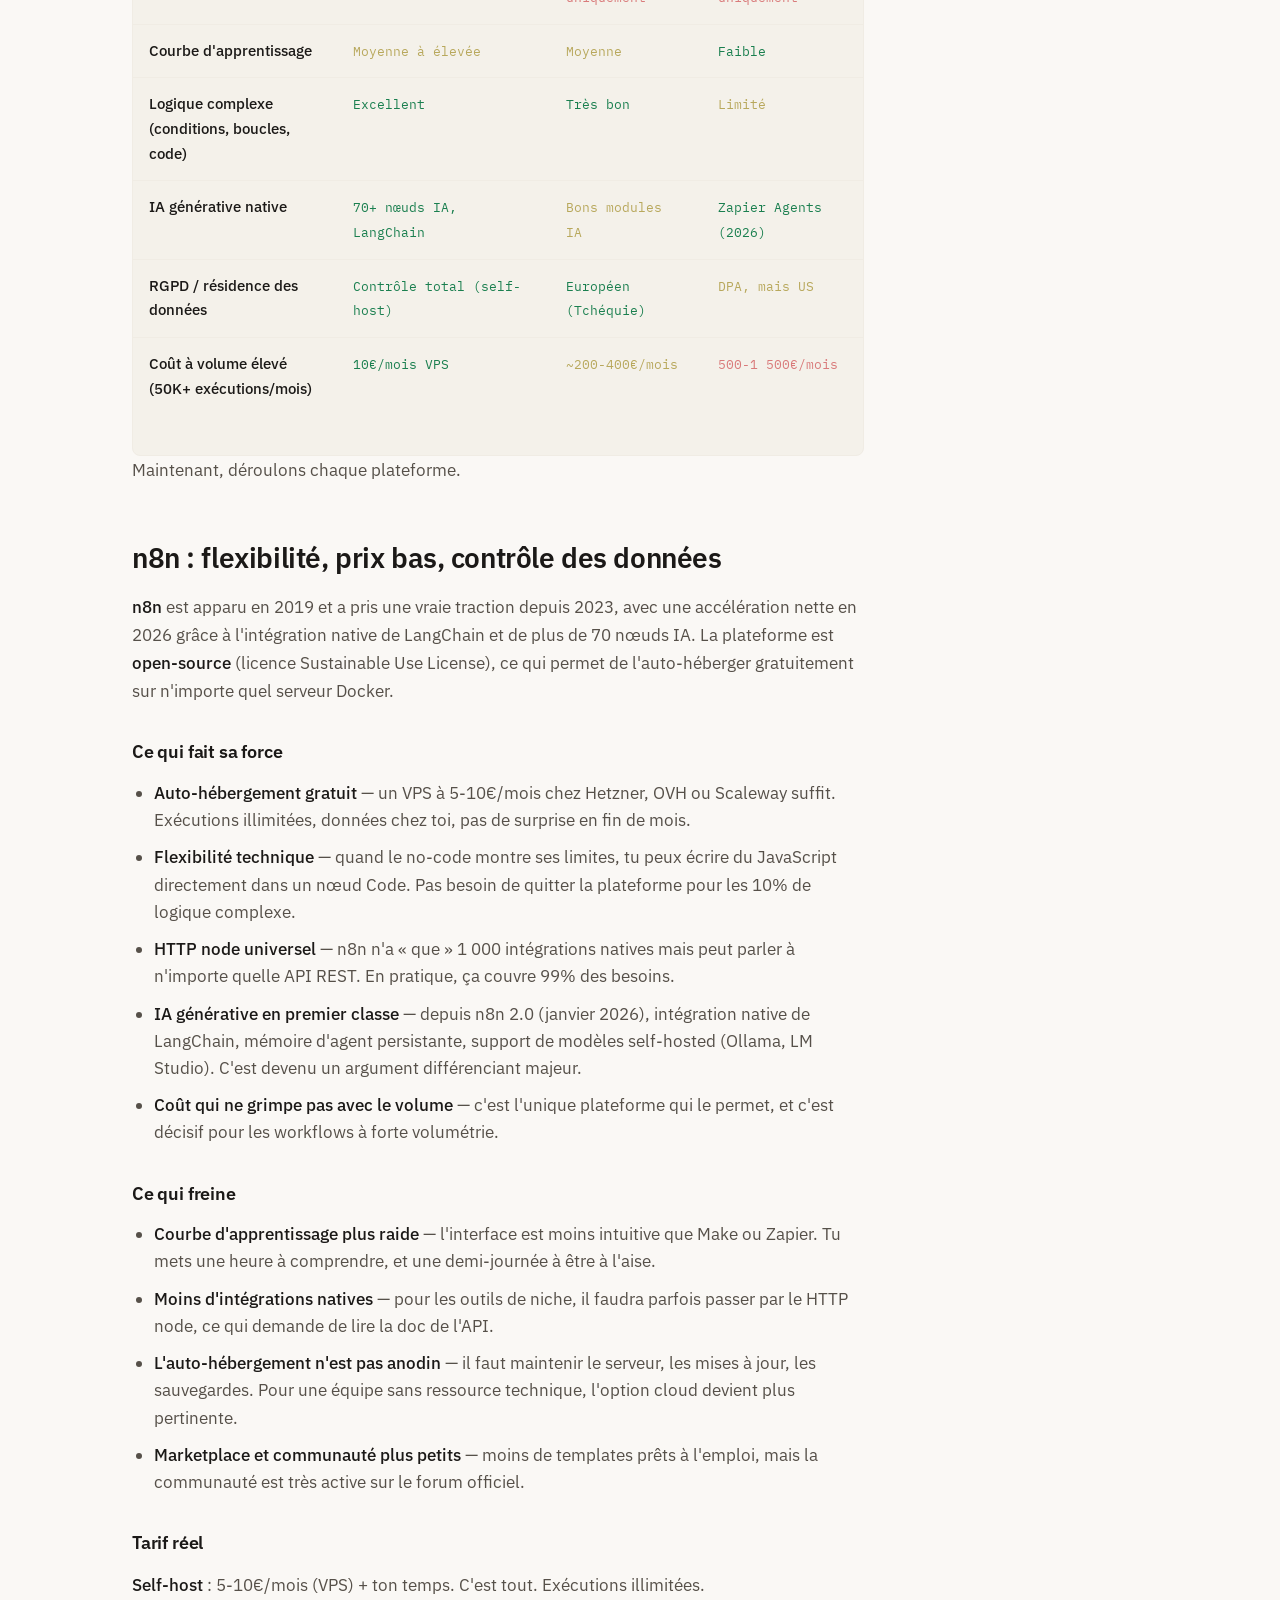
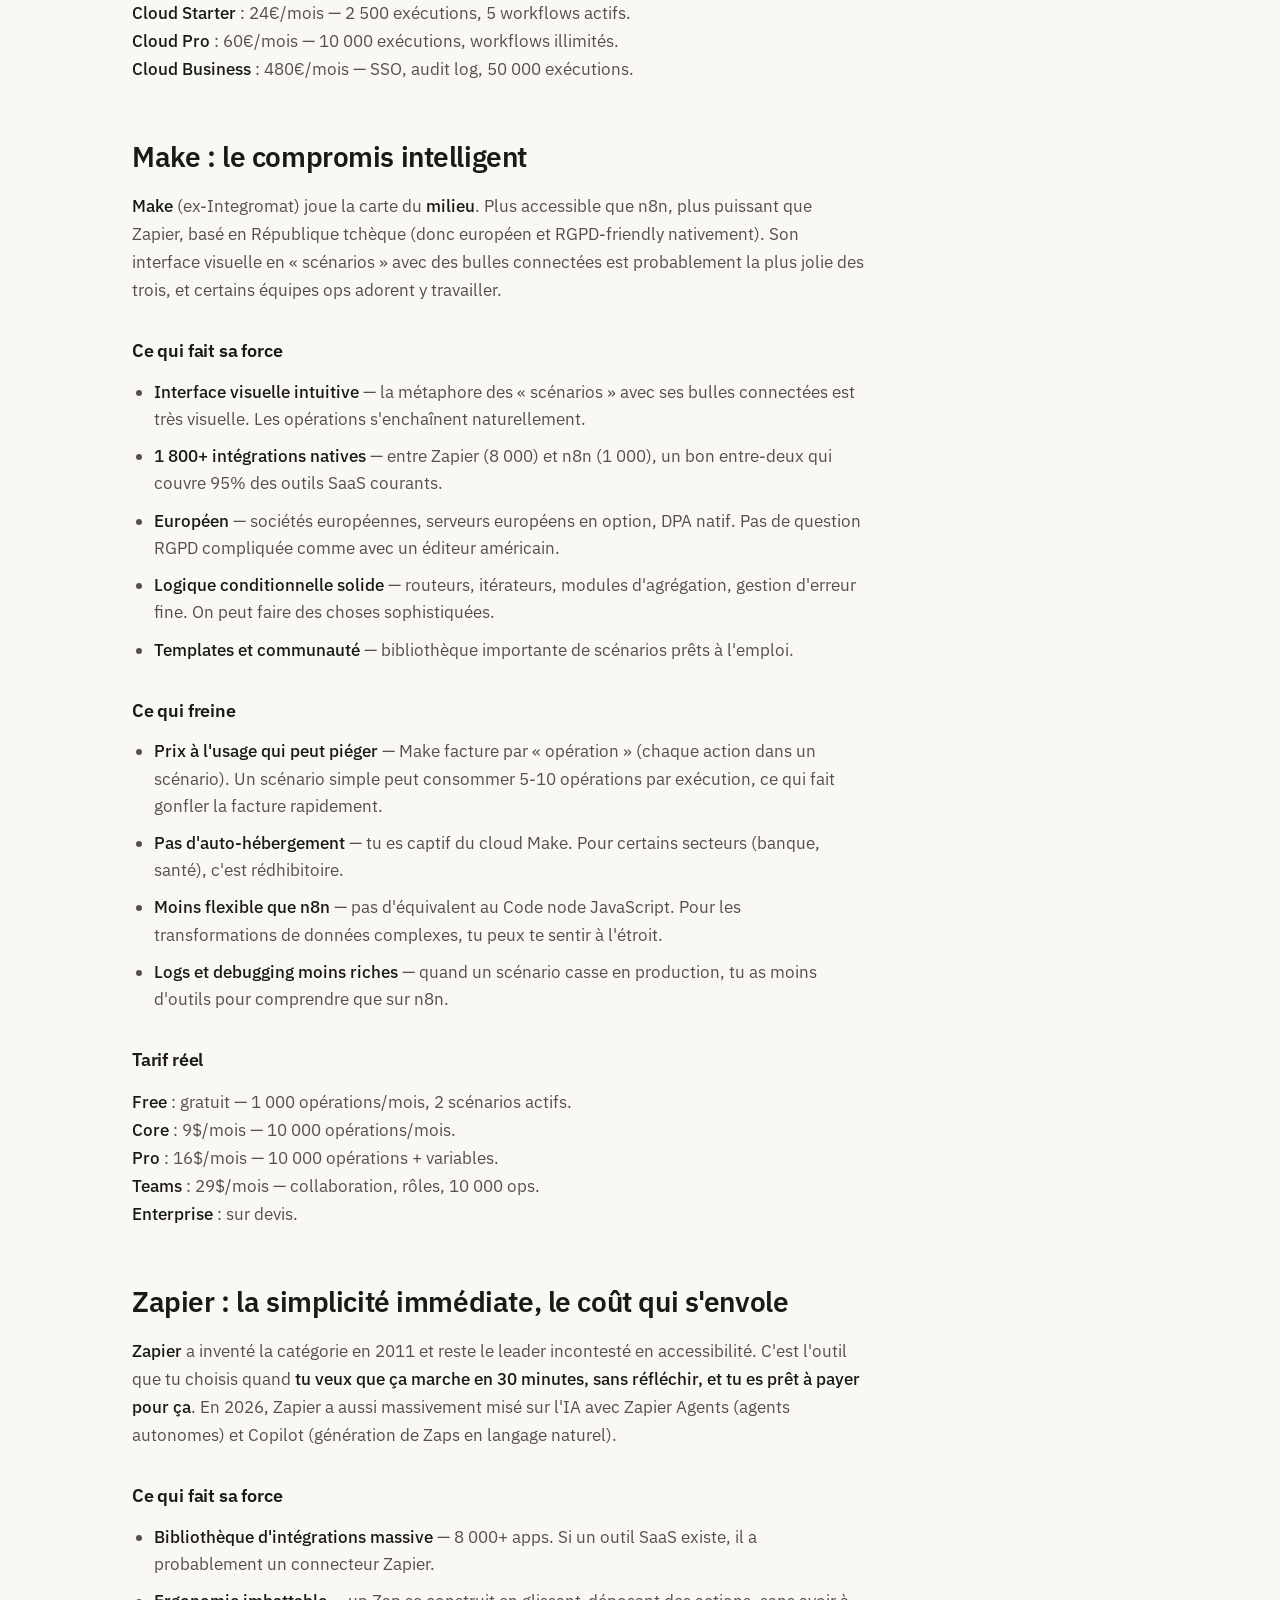
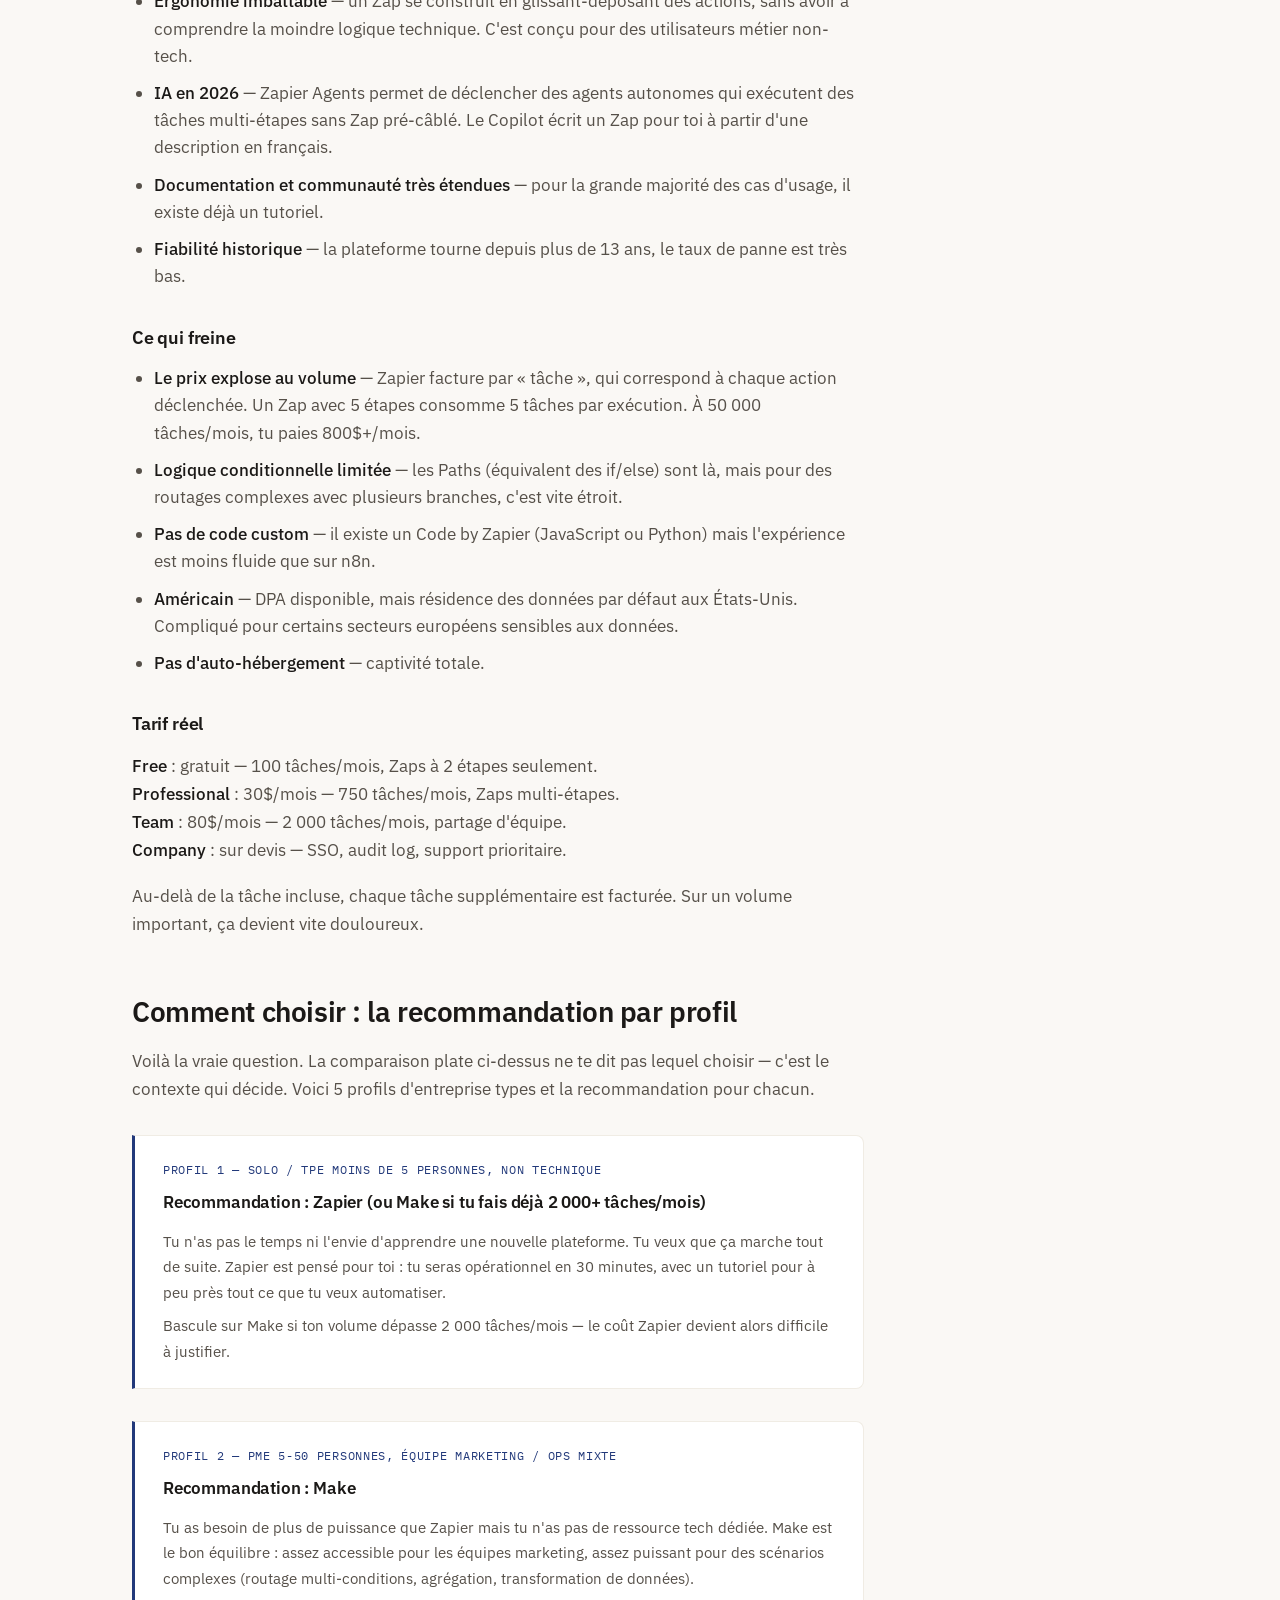
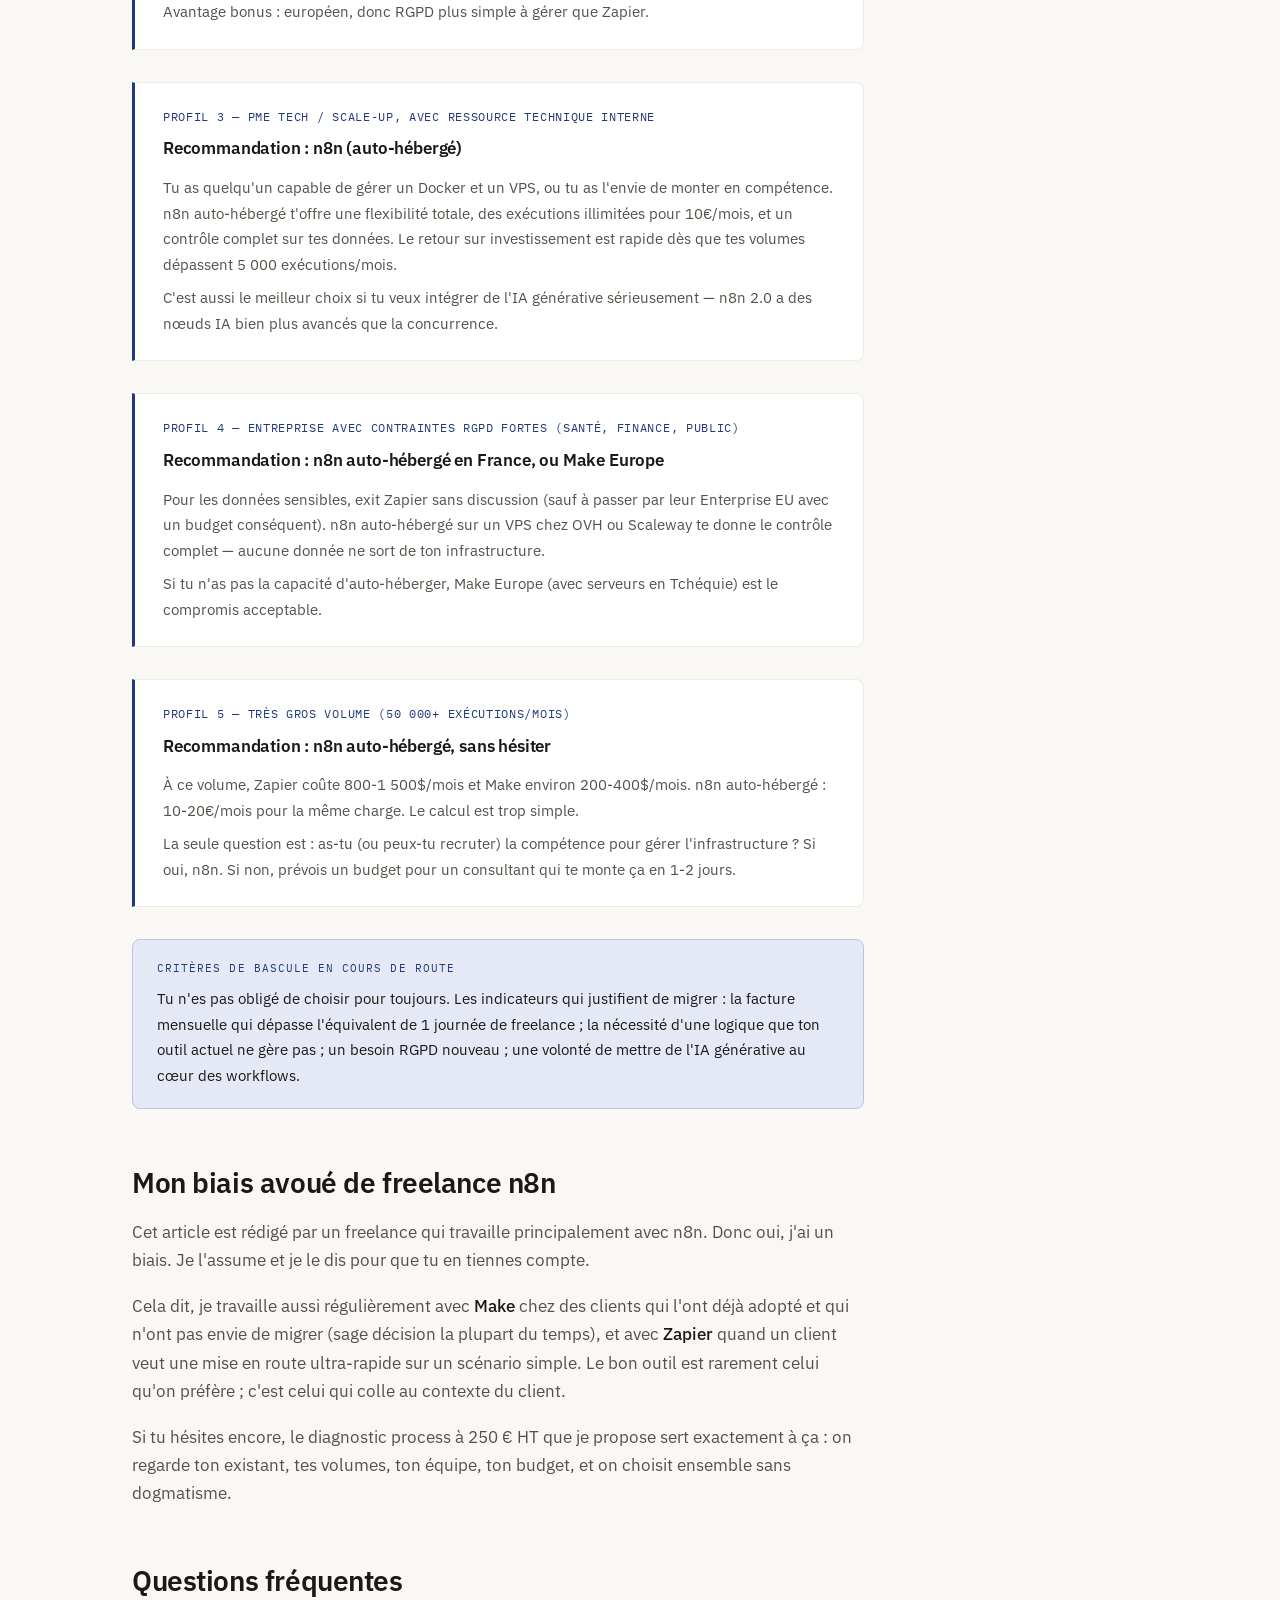
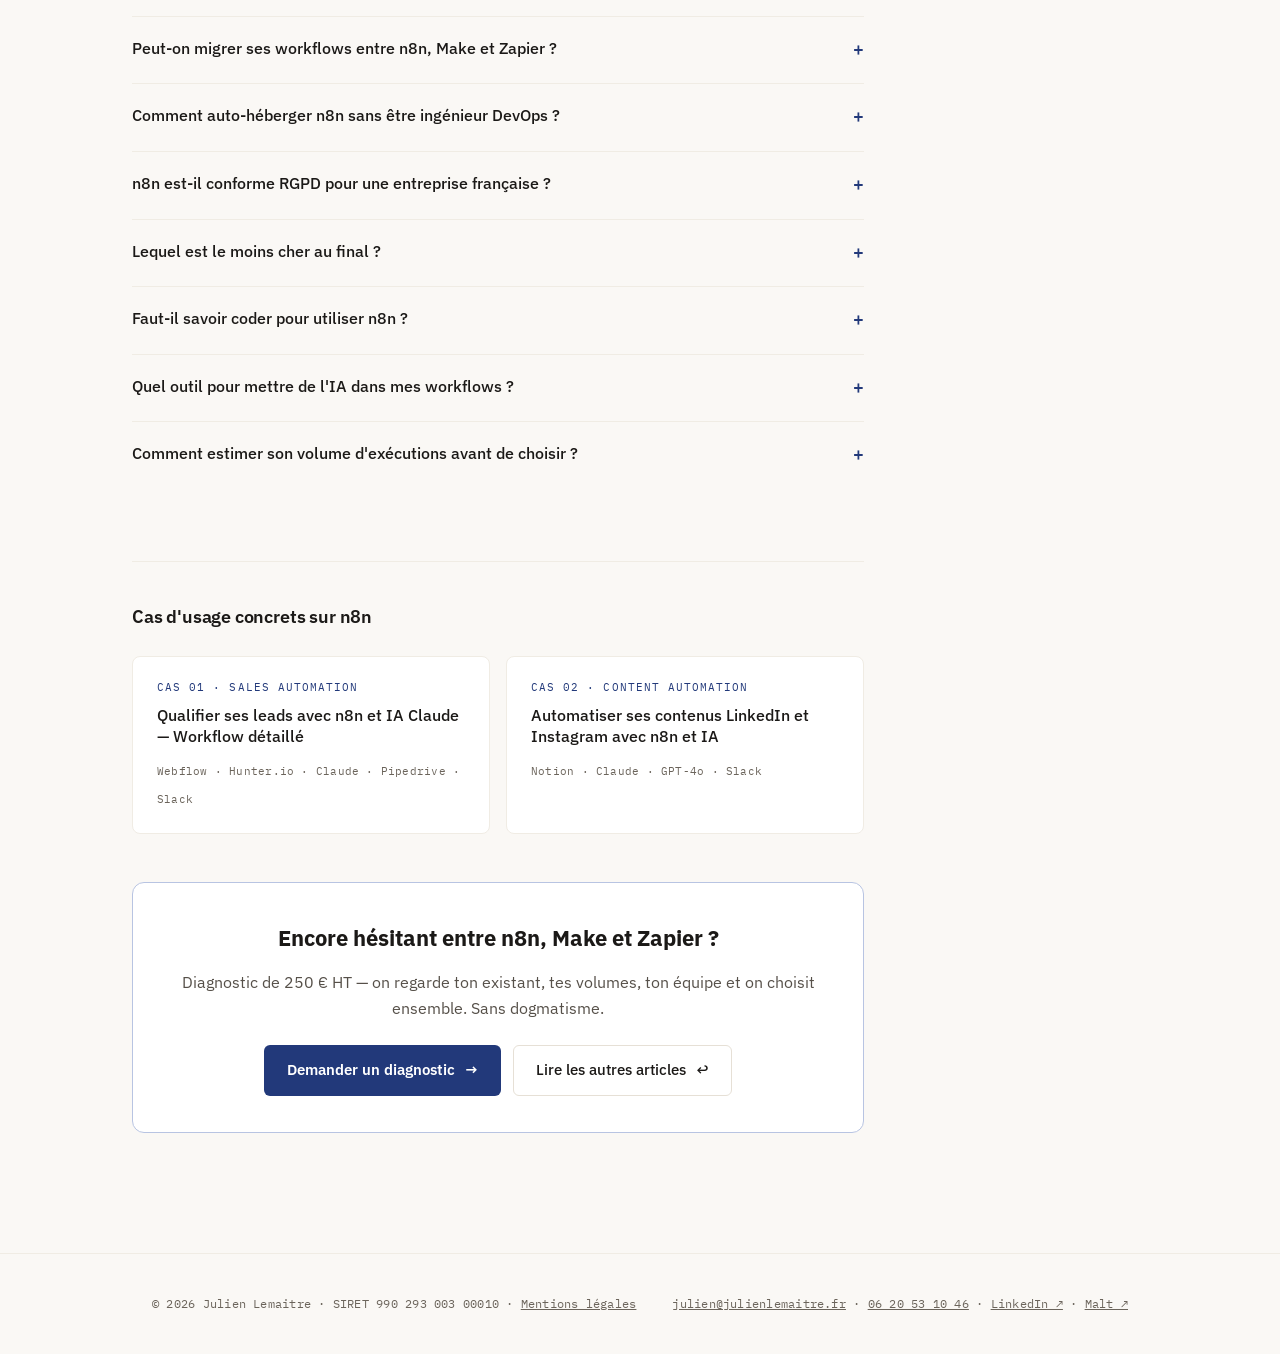
<file: blog/n8n-vs-make-vs-zapier-2026.html>
<!doctype html>
<html lang="fr-FR">
<head>
<meta charset="utf-8" />
<meta name="viewport" content="width=device-width, initial-scale=1" />

<title>n8n vs Make vs Zapier en 2026 : lequel choisir pour une PME</title>
<meta name="description" content="n8n, Make ou Zapier en 2026 : comparatif des coûts, de la courbe d'apprentissage et des limites réelles, pour choisir sans se tromper." />
<meta name="author" content="Julien Lemaitre" />
<meta name="robots" content="index, follow, max-image-preview:large, max-snippet:-1" />
<meta name="theme-color" content="#faf8f5" />

<link rel="canonical" href="https://julienlemaitre.fr/blog/n8n-vs-make-vs-zapier-2026" />
<link rel="icon" type="image/svg+xml" href="/favicon.svg" />
<link rel="apple-touch-icon" sizes="180x180" href="/apple-touch-icon.png" />

<meta property="og:type" content="article" />
<meta property="og:locale" content="fr_FR" />
<meta property="og:site_name" content="Julien Lemaitre" />
<meta property="og:title" content="n8n vs Make vs Zapier en 2026 : lequel choisir pour une PME" />
<meta property="og:description" content="Comparatif complet 2026 — forces, faiblesses, tarifs réels et recommandations par profil d'entreprise. Par un freelance qui utilise les trois." />
<meta property="og:url" content="https://julienlemaitre.fr/blog/n8n-vs-make-vs-zapier-2026" />
<meta property="og:image" content="https://julienlemaitre.fr/assets/og-image.png" />
<meta property="article:author" content="Julien Lemaitre" />
<meta property="article:published_time" content="2026-05-20" />
<meta property="article:modified_time" content="2026-05-20" />
<meta property="article:section" content="Automatisation" />
<meta property="article:tag" content="n8n" />
<meta property="article:tag" content="Make" />
<meta property="article:tag" content="Zapier" />
<meta property="article:tag" content="workflow automation" />

<meta name="twitter:card" content="summary_large_image" />
<meta name="twitter:title" content="n8n vs Make vs Zapier en 2026 : lequel choisir pour une PME" />
<meta name="twitter:description" content="Comparatif complet 2026 — forces, faiblesses, tarifs réels et recommandations par profil d'entreprise." />
<meta name="twitter:image" content="https://julienlemaitre.fr/assets/og-image.png" />

<link rel="preconnect" href="https://fonts.googleapis.com" />
<link rel="preconnect" href="https://fonts.gstatic.com" crossorigin />
<link href="https://fonts.googleapis.com/css2?family=IBM+Plex+Sans:wght@400;500;600;700&family=IBM+Plex+Mono:wght@400;500&display=swap" rel="stylesheet" />
<link rel="stylesheet" href="/assets/article.css" />

<script type="application/ld+json">
{
  "@context": "https://schema.org",
  "@graph": [
    {
      "@type": "BreadcrumbList",
      "itemListElement": [
        {"@type": "ListItem", "position": 1, "name": "Accueil", "item": "https://julienlemaitre.fr/"},
        {"@type": "ListItem", "position": 2, "name": "Blog", "item": "https://julienlemaitre.fr/blog"},
        {"@type": "ListItem", "position": 3, "name": "n8n vs Make vs Zapier en 2026"}
      ]
    },
    {
      "@type": "Article",
      "headline": "n8n vs Make vs Zapier en 2026 : lequel choisir pour une PME",
      "alternativeHeadline": "Comparatif des trois plateformes d'automatisation no-code en 2026",
      "description": "Comparatif complet n8n vs Make vs Zapier en 2026 — forces, faiblesses, tarifs réels et recommandations par profil d'entreprise.",
      "image": "https://julienlemaitre.fr/assets/og-image.png",
      "author": {"@type": "Person", "name": "Julien Lemaitre", "url": "https://julienlemaitre.fr/"},
      "publisher": {"@type": "Person", "name": "Julien Lemaitre", "url": "https://julienlemaitre.fr/"},
      "datePublished": "2026-05-20",
      "dateModified": "2026-05-20",
      "inLanguage": "fr-FR",
      "mainEntityOfPage": "https://julienlemaitre.fr/blog/n8n-vs-make-vs-zapier-2026",
      "keywords": "n8n, Make, Zapier, comparaison, workflow automation, automatisation no-code, PME, TPE, freelance n8n",
      "articleSection": "Automatisation",
      "wordCount": 3000
    },
    {
      "@type": "FAQPage",
      "mainEntity": [
        {
          "@type": "Question",
          "name": "Peut-on migrer ses workflows entre n8n, Make et Zapier ?",
          "acceptedAnswer": {"@type": "Answer", "text": "Pas en un clic. Aucun import direct n'existe entre les trois plateformes — les modèles de données et la logique conditionnelle sont trop différents. En pratique, une migration se fait à la main, en reconstruisant le workflow étape par étape sur la nouvelle plateforme. Compter une demi-journée à une journée par workflow moyennement complexe. Pour beaucoup de petites équipes, une migration de Zapier vers n8n se rentabilise en 3-6 mois grâce à l'économie d'abonnement."}
        },
        {
          "@type": "Question",
          "name": "Comment auto-héberger n8n sans être ingénieur DevOps ?",
          "acceptedAnswer": {"@type": "Answer", "text": "Le plus simple est un VPS chez Hetzner, OVH ou Scaleway à 5-10€/mois, avec l'image Docker n8n officielle. Compte 1 à 2 heures pour la première installation si tu as déjà touché à Docker, une demi-journée sinon. Si tu ne veux pas t'en occuper, des hébergeurs gérés comme Coolify ou Railway permettent de déployer n8n en un clic à partir d'un repo GitHub."}
        },
        {
          "@type": "Question",
          "name": "n8n est-il conforme RGPD pour une entreprise française ?",
          "acceptedAnswer": {"@type": "Answer", "text": "Oui, et c'est un de ses gros atouts pour les entreprises européennes. Auto-hébergé sur un VPS européen, toutes les données restent en Europe et sous ton contrôle exclusif — pas de sous-traitant à inscrire dans ton registre. En cloud n8n.io, le DPA est disponible et les serveurs européens existent. Make est également européen (Tchéquie). Zapier, américain, complique la conformité RGPD pour les données sensibles, malgré ses DPA standards."}
        },
        {
          "@type": "Question",
          "name": "Lequel est le moins cher au final ?",
          "acceptedAnswer": {"@type": "Answer", "text": "À volume faible (moins de 1 000 exécutions par mois), tous sont équivalents (gratuit ou ~20€/mois). À volume moyen (5 000-20 000 exécutions/mois), Make et n8n cloud restent autour de 30-60€/mois, alors que Zapier peut grimper à 200-500€/mois selon la complexité. À volume élevé (50 000+ exécutions/mois), n8n auto-hébergé devient imbattable : 10€/mois de VPS, exécutions illimitées."}
        },
        {
          "@type": "Question",
          "name": "Faut-il savoir coder pour utiliser n8n ?",
          "acceptedAnswer": {"@type": "Answer", "text": "Non pour 80% des workflows. L'interface visuelle suffit. Mais n8n permet d'écrire du JavaScript directement dans certains nœuds (Code, Function) pour les cas où la logique no-code montre ses limites. C'est précisément ce qui le rend plus puissant que Make et Zapier — et aussi un peu plus intimidant au premier abord."}
        }
      ]
    },
    {
      "@type": "Product",
      "name": "Comparatif n8n vs Make vs Zapier 2026",
      "description": "Trois plateformes d'automatisation no-code comparées sur 8 dimensions",
      "review": [
        {
          "@type": "Review",
          "itemReviewed": {"@type": "SoftwareApplication", "name": "n8n", "applicationCategory": "Workflow Automation"},
          "author": {"@type": "Person", "name": "Julien Lemaitre"},
          "reviewRating": {"@type": "Rating", "ratingValue": "4.5", "bestRating": "5"},
          "reviewBody": "Très bon rapport flexibilité/prix, auto-hébergeable, intégration IA native depuis 2026. Courbe d'apprentissage plus élevée que les concurrents."
        },
        {
          "@type": "Review",
          "itemReviewed": {"@type": "SoftwareApplication", "name": "Make", "applicationCategory": "Workflow Automation"},
          "author": {"@type": "Person", "name": "Julien Lemaitre"},
          "reviewRating": {"@type": "Rating", "ratingValue": "4", "bestRating": "5"},
          "reviewBody": "Très bon compromis ergonomie/puissance, européen donc RGPD friendly. Prix qui peut monter rapidement à volume élevé."
        },
        {
          "@type": "Review",
          "itemReviewed": {"@type": "SoftwareApplication", "name": "Zapier", "applicationCategory": "Workflow Automation"},
          "author": {"@type": "Person", "name": "Julien Lemaitre"},
          "reviewRating": {"@type": "Rating", "ratingValue": "3.5", "bestRating": "5"},
          "reviewBody": "Ergonomie très accessible et bibliothèque d'intégrations très large (8 000+ apps). Coûteux dès qu'on dépasse les scénarios simples."
        }
      ]
    }
  ]
}
</script>

<style>
  /* Tableau comparatif spécifique à cet article */
  .compare-table {
    margin: 32px 0 40px;
    width: 100%;
    border-collapse: collapse;
    font-size: 14.5px;
  }
  .compare-table th, .compare-table td {
    text-align: left;
    padding: 14px 16px;
    border-bottom: 1px solid var(--border-soft);
  }
  .compare-table th {
    background: var(--bg-card);
    color: var(--fg);
    font-weight: 500;
    font-family: var(--mono);
    font-size: 12px;
    letter-spacing: 0.04em;
    text-transform: uppercase;
  }
  .compare-table th:first-child { width: 28%; }
  .compare-table td { color: var(--fg-muted); vertical-align: top; }
  .compare-table td:first-child { color: var(--fg); font-weight: 500; }
  .compare-table tr:last-child td { border-bottom: none; }
  .compare-wrap { overflow-x: auto; border: 1px solid var(--border-soft); border-radius: 8px; background: var(--bg-elev); }
  .badge-good { color: #1a7f4f; font-family: var(--mono); font-size: 13px; }
  .badge-bad { color: #d97a7a; font-family: var(--mono); font-size: 13px; }
  .badge-mid { color: #b8a85c; font-family: var(--mono); font-size: 13px; }

  .profile {
    margin: 32px 0;
    padding: 24px 28px;
    background: var(--bg-card);
    border: 1px solid var(--border-soft);
    border-left: 3px solid var(--accent);
    border-radius: 0 8px 8px 0;
  }
  .profile h3 {
    margin: 0 0 12px;
    font-size: 17px;
    color: var(--fg);
  }
  .profile p { margin: 0 0 8px; color: var(--fg-muted); font-size: 15px; }
  .profile p:last-child { margin-bottom: 0; }
  .profile .verdict {
    font-family: var(--mono);
    font-size: 11.5px;
    letter-spacing: 0.06em;
    color: var(--accent);
    text-transform: uppercase;
    margin-bottom: 8px;
    display: block;
  }
</style>
<script defer src="https://cloud.umami.is/script.js" data-website-id="cdc237ee-e042-418c-96bf-7b74067eba70"></script>
</head>
<body>

<nav class="top" aria-label="Fil d'Ariane">
  <div class="container">
    <a href="/" class="brand">Julien Lemaitre</a>
    <span class="crumb">
      <a href="/">Accueil</a>
      <span class="sep">/</span>
      <a href="/blog">Blog</a>
      <span class="sep">/</span>
      n8n vs Make vs Zapier
    </span>
  </div>
</nav>

<article class="case-page">
  <div class="container has-toc">
    <div class="article-main">

    <header class="head">
      <p class="eyebrow">Comparatif · Automatisation no-code</p>
      <h1>n8n vs Make vs Zapier en 2026 : lequel choisir pour une PME</h1>
      <p class="lede">
        Trois plateformes d'automatisation, trois philosophies radicalement différentes. Voici un
        comparatif honnête — forces, faiblesses, tarifs réels et recommandation par profil
        d'entreprise — par un freelance qui utilise les trois au quotidien et qui ne va pas te
        vendre n8n pour de mauvaises raisons.
      </p>
      <div class="meta-row">
        <span class="chip">Comparatif</span>
        <span class="chip">n8n</span>
        <span class="chip">Make</span>
        <span class="chip">Zapier</span>
        <span class="chip">12 min de lecture</span>
      </div>
    </header>

    <div class="prose">

      <h2 id="contexte">Le contexte : pourquoi ce choix te coûte cher si tu te trompes</h2>
      <p>
        Quand tu choisis un outil d'automatisation, tu ne choisis pas juste un logiciel. Tu choisis
        <strong>une dépendance qui va orchestrer tes processus pendant des années</strong>, qui va
        manipuler tes données clients, qui va déclencher tes communications commerciales, et dont
        le coût va croître avec ton activité. Te tromper coûte cher en deux temps : tu paies
        l'abonnement d'un outil sous-dimensionné ou surdimensionné, puis tu paies la migration le
        jour où ça craque.
      </p>
      <p>
        En 2026, trois plateformes dominent : <strong>Zapier</strong>, le pionnier (2011), reste la
        référence en matière d'accessibilité. <strong>Make</strong> (anciennement Integromat), origine
        tchèque, a construit un excellent compromis ergonomie/puissance. <strong>n8n</strong>, le
        challenger berlinois, propose une version open-source et auto-hébergeable qui change la
        donne pour les équipes techniques et les volumes importants.
      </p>
      <p>
        Aucun n'est meilleur dans l'absolu — chacun excelle sur un profil d'usage différent. Cet
        article t'aide à identifier <strong>lequel correspond à ton profil</strong>, en évitant les
        articles pondus par les commerciaux des éditeurs.
      </p>

      <blockquote>
        Le « meilleur outil d'automatisation » n'existe pas. Il existe le meilleur outil pour ton
        volume, ton équipe, ton budget et ta sensibilité aux données. Cet article t'aide à le
        trouver.
      </blockquote>

      <h2 id="synthese">Vue d'ensemble : le comparatif synthétique</h2>
      <p>
        Avant d'entrer dans le détail, voici les 8 dimensions qui comptent le plus, comparées sur
        les trois plateformes.
      </p>

      <div class="compare-wrap">
        <table class="compare-table">
          <thead>
            <tr>
              <th>Critère</th>
              <th>n8n</th>
              <th>Make</th>
              <th>Zapier</th>
            </tr>
          </thead>
          <tbody>
            <tr>
              <td>Modèle de prix</td>
              <td>Gratuit (self-host) ou 24-60€/mois cloud</td>
              <td>9-30€/mois selon plan</td>
              <td>30-800$/mois selon plan</td>
            </tr>
            <tr>
              <td>Intégrations natives</td>
              <td>~1 000 + HTTP universel</td>
              <td>~1 800</td>
              <td>~8 000</td>
            </tr>
            <tr>
              <td>Auto-hébergement</td>
              <td><span class="badge-good">✓ open-source</span></td>
              <td><span class="badge-bad">✗ cloud uniquement</span></td>
              <td><span class="badge-bad">✗ cloud uniquement</span></td>
            </tr>
            <tr>
              <td>Courbe d'apprentissage</td>
              <td><span class="badge-mid">Moyenne à élevée</span></td>
              <td><span class="badge-mid">Moyenne</span></td>
              <td><span class="badge-good">Faible</span></td>
            </tr>
            <tr>
              <td>Logique complexe (conditions, boucles, code)</td>
              <td><span class="badge-good">Excellent</span></td>
              <td><span class="badge-good">Très bon</span></td>
              <td><span class="badge-mid">Limité</span></td>
            </tr>
            <tr>
              <td>IA générative native</td>
              <td><span class="badge-good">70+ nœuds IA, LangChain</span></td>
              <td><span class="badge-mid">Bons modules IA</span></td>
              <td><span class="badge-good">Zapier Agents (2026)</span></td>
            </tr>
            <tr>
              <td>RGPD / résidence des données</td>
              <td><span class="badge-good">Contrôle total (self-host)</span></td>
              <td><span class="badge-good">Européen (Tchéquie)</span></td>
              <td><span class="badge-mid">DPA, mais US</span></td>
            </tr>
            <tr>
              <td>Coût à volume élevé (50K+ exécutions/mois)</td>
              <td><span class="badge-good">10€/mois VPS</span></td>
              <td><span class="badge-mid">~200-400€/mois</span></td>
              <td><span class="badge-bad">500-1 500€/mois</span></td>
            </tr>
          </tbody>
        </table>
      </div>

      <p>
        Maintenant, déroulons chaque plateforme.
      </p>

      <h2 id="n8n">n8n : flexibilité, prix bas, contrôle des données</h2>
      <p>
        <strong>n8n</strong> est apparu en 2019 et a pris une vraie traction depuis 2023, avec une
        accélération nette en 2026 grâce à l'intégration native de LangChain et de plus de 70 nœuds
        IA. La plateforme est <strong>open-source</strong> (licence Sustainable Use License), ce qui
        permet de l'auto-héberger gratuitement sur n'importe quel serveur Docker.
      </p>
      <h3>Ce qui fait sa force</h3>
      <ul>
        <li><strong>Auto-hébergement gratuit</strong> — un VPS à 5-10€/mois chez Hetzner, OVH ou
          Scaleway suffit. Exécutions illimitées, données chez toi, pas de surprise en fin de mois.</li>
        <li><strong>Flexibilité technique</strong> — quand le no-code montre ses limites, tu peux
          écrire du JavaScript directement dans un nœud Code. Pas besoin de quitter la plateforme
          pour les 10% de logique complexe.</li>
        <li><strong>HTTP node universel</strong> — n8n n'a « que » 1 000 intégrations natives mais
          peut parler à n'importe quelle API REST. En pratique, ça couvre 99% des besoins.</li>
        <li><strong>IA générative en premier classe</strong> — depuis n8n 2.0 (janvier 2026),
          intégration native de LangChain, mémoire d'agent persistante, support de modèles
          self-hosted (Ollama, LM Studio). C'est devenu un argument différenciant majeur.</li>
        <li><strong>Coût qui ne grimpe pas avec le volume</strong> — c'est l'unique plateforme qui
          le permet, et c'est décisif pour les workflows à forte volumétrie.</li>
      </ul>
      <h3>Ce qui freine</h3>
      <ul>
        <li><strong>Courbe d'apprentissage plus raide</strong> — l'interface est moins intuitive
          que Make ou Zapier. Tu mets une heure à comprendre, et une demi-journée à être à l'aise.</li>
        <li><strong>Moins d'intégrations natives</strong> — pour les outils de niche, il faudra
          parfois passer par le HTTP node, ce qui demande de lire la doc de l'API.</li>
        <li><strong>L'auto-hébergement n'est pas anodin</strong> — il faut maintenir le serveur, les
          mises à jour, les sauvegardes. Pour une équipe sans ressource technique, l'option cloud
          devient plus pertinente.</li>
        <li><strong>Marketplace et communauté plus petits</strong> — moins de templates prêts à
          l'emploi, mais la communauté est très active sur le forum officiel.</li>
      </ul>
      <h3>Tarif réel</h3>
      <p>
        <strong>Self-host</strong> : 5-10€/mois (VPS) + ton temps. C'est tout. Exécutions
        illimitées.<br>
        <strong>Cloud Starter</strong> : 24€/mois — 2 500 exécutions, 5 workflows actifs.<br>
        <strong>Cloud Pro</strong> : 60€/mois — 10 000 exécutions, workflows illimités.<br>
        <strong>Cloud Business</strong> : 480€/mois — SSO, audit log, 50 000 exécutions.
      </p>

      <h2 id="make">Make : le compromis intelligent</h2>
      <p>
        <strong>Make</strong> (ex-Integromat) joue la carte du <strong>milieu</strong>. Plus accessible
        que n8n, plus puissant que Zapier, basé en République tchèque (donc européen et RGPD-friendly
        nativement). Son interface visuelle en « scénarios » avec des bulles connectées est
        probablement la plus jolie des trois, et certains équipes ops adorent y travailler.
      </p>
      <h3>Ce qui fait sa force</h3>
      <ul>
        <li><strong>Interface visuelle intuitive</strong> — la métaphore des « scénarios » avec ses
          bulles connectées est très visuelle. Les opérations s'enchaînent naturellement.</li>
        <li><strong>1 800+ intégrations natives</strong> — entre Zapier (8 000) et n8n (1 000), un
          bon entre-deux qui couvre 95% des outils SaaS courants.</li>
        <li><strong>Européen</strong> — sociétés européennes, serveurs européens en option, DPA
          natif. Pas de question RGPD compliquée comme avec un éditeur américain.</li>
        <li><strong>Logique conditionnelle solide</strong> — routeurs, itérateurs, modules
          d'agrégation, gestion d'erreur fine. On peut faire des choses sophistiquées.</li>
        <li><strong>Templates et communauté</strong> — bibliothèque importante de scénarios prêts
          à l'emploi.</li>
      </ul>
      <h3>Ce qui freine</h3>
      <ul>
        <li><strong>Prix à l'usage qui peut piéger</strong> — Make facture par « opération » (chaque
          action dans un scénario). Un scénario simple peut consommer 5-10 opérations par exécution,
          ce qui fait gonfler la facture rapidement.</li>
        <li><strong>Pas d'auto-hébergement</strong> — tu es captif du cloud Make. Pour certains
          secteurs (banque, santé), c'est rédhibitoire.</li>
        <li><strong>Moins flexible que n8n</strong> — pas d'équivalent au Code node JavaScript. Pour
          les transformations de données complexes, tu peux te sentir à l'étroit.</li>
        <li><strong>Logs et debugging moins riches</strong> — quand un scénario casse en production,
          tu as moins d'outils pour comprendre que sur n8n.</li>
      </ul>
      <h3>Tarif réel</h3>
      <p>
        <strong>Free</strong> : gratuit — 1 000 opérations/mois, 2 scénarios actifs.<br>
        <strong>Core</strong> : 9$/mois — 10 000 opérations/mois.<br>
        <strong>Pro</strong> : 16$/mois — 10 000 opérations + variables.<br>
        <strong>Teams</strong> : 29$/mois — collaboration, rôles, 10 000 ops.<br>
        <strong>Enterprise</strong> : sur devis.
      </p>

      <h2 id="zapier">Zapier : la simplicité immédiate, le coût qui s'envole</h2>
      <p>
        <strong>Zapier</strong> a inventé la catégorie en 2011 et reste le leader incontesté en
        accessibilité. C'est l'outil que tu choisis quand <strong>tu veux que ça marche en 30
        minutes, sans réfléchir, et tu es prêt à payer pour ça</strong>. En 2026, Zapier a aussi
        massivement misé sur l'IA avec Zapier Agents (agents autonomes) et Copilot (génération de
        Zaps en langage naturel).
      </p>
      <h3>Ce qui fait sa force</h3>
      <ul>
        <li><strong>Bibliothèque d'intégrations massive</strong> — 8 000+ apps. Si un outil SaaS
          existe, il a probablement un connecteur Zapier.</li>
        <li><strong>Ergonomie imbattable</strong> — un Zap se construit en glissant-déposant des
          actions, sans avoir à comprendre la moindre logique technique. C'est conçu pour des
          utilisateurs métier non-tech.</li>
        <li><strong>IA en 2026</strong> — Zapier Agents permet de déclencher des agents autonomes
          qui exécutent des tâches multi-étapes sans Zap pré-câblé. Le Copilot écrit un Zap pour
          toi à partir d'une description en français.</li>
        <li><strong>Documentation et communauté très étendues</strong> — pour la grande majorité
          des cas d'usage, il existe déjà un tutoriel.</li>
        <li><strong>Fiabilité historique</strong> — la plateforme tourne depuis plus de 13 ans, le
          taux de panne est très bas.</li>
      </ul>
      <h3>Ce qui freine</h3>
      <ul>
        <li><strong>Le prix explose au volume</strong> — Zapier facture par « tâche », qui correspond
          à chaque action déclenchée. Un Zap avec 5 étapes consomme 5 tâches par exécution. À
          50 000 tâches/mois, tu paies 800$+/mois.</li>
        <li><strong>Logique conditionnelle limitée</strong> — les Paths (équivalent des if/else)
          sont là, mais pour des routages complexes avec plusieurs branches, c'est vite étroit.</li>
        <li><strong>Pas de code custom</strong> — il existe un Code by Zapier (JavaScript ou Python)
          mais l'expérience est moins fluide que sur n8n.</li>
        <li><strong>Américain</strong> — DPA disponible, mais résidence des données par défaut aux
          États-Unis. Compliqué pour certains secteurs européens sensibles aux données.</li>
        <li><strong>Pas d'auto-hébergement</strong> — captivité totale.</li>
      </ul>
      <h3>Tarif réel</h3>
      <p>
        <strong>Free</strong> : gratuit — 100 tâches/mois, Zaps à 2 étapes seulement.<br>
        <strong>Professional</strong> : 30$/mois — 750 tâches/mois, Zaps multi-étapes.<br>
        <strong>Team</strong> : 80$/mois — 2 000 tâches/mois, partage d'équipe.<br>
        <strong>Company</strong> : sur devis — SSO, audit log, support prioritaire.
      </p>
      <p>
        Au-delà de la tâche incluse, chaque tâche supplémentaire est facturée. Sur un volume
        important, ça devient vite douloureux.
      </p>

      <h2 id="choisir">Comment choisir : la recommandation par profil</h2>
      <p>
        Voilà la vraie question. La comparaison plate ci-dessus ne te dit pas lequel choisir —
        c'est le contexte qui décide. Voici 5 profils d'entreprise types et la recommandation
        pour chacun.
      </p>

      <div class="profile">
        <span class="verdict">Profil 1 — Solo / TPE moins de 5 personnes, non technique</span>
        <h3>Recommandation : Zapier (ou Make si tu fais déjà 2 000+ tâches/mois)</h3>
        <p>
          Tu n'as pas le temps ni l'envie d'apprendre une nouvelle plateforme. Tu veux que ça marche
          tout de suite. Zapier est pensé pour toi : tu seras opérationnel en 30 minutes, avec un
          tutoriel pour à peu près tout ce que tu veux automatiser.
        </p>
        <p>
          Bascule sur Make si ton volume dépasse 2 000 tâches/mois — le coût Zapier devient alors
          difficile à justifier.
        </p>
      </div>

      <div class="profile">
        <span class="verdict">Profil 2 — PME 5-50 personnes, équipe marketing / ops mixte</span>
        <h3>Recommandation : Make</h3>
        <p>
          Tu as besoin de plus de puissance que Zapier mais tu n'as pas de ressource tech dédiée.
          Make est le bon équilibre : assez accessible pour les équipes marketing, assez puissant
          pour des scénarios complexes (routage multi-conditions, agrégation, transformation de
          données).
        </p>
        <p>
          Avantage bonus : européen, donc RGPD plus simple à gérer que Zapier.
        </p>
      </div>

      <div class="profile">
        <span class="verdict">Profil 3 — PME tech / scale-up, avec ressource technique interne</span>
        <h3>Recommandation : n8n (auto-hébergé)</h3>
        <p>
          Tu as quelqu'un capable de gérer un Docker et un VPS, ou tu as l'envie de monter en
          compétence. n8n auto-hébergé t'offre une flexibilité totale, des exécutions illimitées
          pour 10€/mois, et un contrôle complet sur tes données. Le retour sur investissement
          est rapide dès que tes volumes dépassent 5 000 exécutions/mois.
        </p>
        <p>
          C'est aussi le meilleur choix si tu veux intégrer de l'IA générative sérieusement —
          n8n 2.0 a des nœuds IA bien plus avancés que la concurrence.
        </p>
      </div>

      <div class="profile">
        <span class="verdict">Profil 4 — Entreprise avec contraintes RGPD fortes (santé, finance, public)</span>
        <h3>Recommandation : n8n auto-hébergé en France, ou Make Europe</h3>
        <p>
          Pour les données sensibles, exit Zapier sans discussion (sauf à passer par leur
          Enterprise EU avec un budget conséquent). n8n auto-hébergé sur un VPS chez OVH ou
          Scaleway te donne le contrôle complet — aucune donnée ne sort de ton infrastructure.
        </p>
        <p>
          Si tu n'as pas la capacité d'auto-héberger, Make Europe (avec serveurs en Tchéquie) est
          le compromis acceptable.
        </p>
      </div>

      <div class="profile">
        <span class="verdict">Profil 5 — Très gros volume (50 000+ exécutions/mois)</span>
        <h3>Recommandation : n8n auto-hébergé, sans hésiter</h3>
        <p>
          À ce volume, Zapier coûte 800-1 500$/mois et Make environ 200-400$/mois. n8n
          auto-hébergé : 10-20€/mois pour la même charge. Le calcul est trop simple.
        </p>
        <p>
          La seule question est : as-tu (ou peux-tu recruter) la compétence pour gérer
          l'infrastructure ? Si oui, n8n. Si non, prévois un budget pour un consultant qui te
          monte ça en 1-2 jours.
        </p>
      </div>

      <div class="callout">
        <span class="label">Critères de bascule en cours de route</span>
        <p>
          Tu n'es pas obligé de choisir pour toujours. Les indicateurs qui justifient de migrer :
          la facture mensuelle qui dépasse l'équivalent de 1 journée de freelance ; la nécessité
          d'une logique que ton outil actuel ne gère pas ; un besoin RGPD nouveau ; une volonté
          de mettre de l'IA générative au cœur des workflows.
        </p>
      </div>

      <h2 id="biais">Mon biais avoué de freelance n8n</h2>
      <p>
        Cet article est rédigé par un freelance qui travaille principalement avec n8n. Donc oui,
        j'ai un biais. Je l'assume et je le dis pour que tu en tiennes compte.
      </p>
      <p>
        Cela dit, je travaille aussi régulièrement avec <strong>Make</strong> chez des clients qui
        l'ont déjà adopté et qui n'ont pas envie de migrer (sage décision la plupart du temps), et
        avec <strong>Zapier</strong> quand un client veut une mise en route ultra-rapide sur un
        scénario simple. Le bon outil est rarement celui qu'on préfère ; c'est celui qui colle au
        contexte du client.
      </p>
      <p>
        Si tu hésites encore, le diagnostic process à 250 € HT que je propose sert exactement à
        ça : on regarde ton existant, tes volumes, ton équipe, ton budget, et on choisit ensemble
        sans dogmatisme.
      </p>

      <h2 id="faq">Questions fréquentes</h2>

      <details class="faq">
        <summary>Peut-on migrer ses workflows entre n8n, Make et Zapier ?</summary>
        <p>
          Pas en un clic. Aucun import direct n'existe entre les trois plateformes — les modèles
          de données et la logique conditionnelle sont trop différents. En pratique, une migration
          se fait à la main, en reconstruisant le workflow étape par étape sur la nouvelle
          plateforme. Compter une demi-journée à une journée par workflow moyennement complexe.
          Pour beaucoup de petites équipes, une migration de Zapier vers n8n se rentabilise en
          3-6 mois grâce à l'économie d'abonnement.
        </p>
      </details>

      <details class="faq">
        <summary>Comment auto-héberger n8n sans être ingénieur DevOps ?</summary>
        <p>
          Le plus simple est un VPS chez Hetzner, OVH ou Scaleway à 5-10€/mois, avec l'image
          Docker n8n officielle. Compte 1 à 2 heures pour la première installation si tu as
          déjà touché à Docker, une demi-journée sinon. Si tu ne veux pas t'en occuper, des
          hébergeurs gérés comme Coolify ou Railway permettent de déployer n8n en un clic à
          partir d'un repo GitHub.
        </p>
      </details>

      <details class="faq">
        <summary>n8n est-il conforme RGPD pour une entreprise française ?</summary>
        <p>
          Oui, et c'est un de ses gros atouts pour les entreprises européennes. Auto-hébergé sur
          un VPS européen, toutes les données restent en Europe et sous ton contrôle exclusif —
          pas de sous-traitant à inscrire dans ton registre. En cloud n8n.io, le DPA est
          disponible et les serveurs européens existent. Make est également européen (Tchéquie).
          Zapier, américain, complique la conformité RGPD pour les données sensibles, malgré ses
          DPA standards.
        </p>
      </details>

      <details class="faq">
        <summary>Lequel est le moins cher au final ?</summary>
        <p>
          À volume faible (moins de 1 000 exécutions par mois), tous sont équivalents (gratuit ou
          ~20€/mois). À volume moyen (5 000-20 000 exécutions/mois), Make et n8n cloud restent
          autour de 30-60€/mois, alors que Zapier peut grimper à 200-500€/mois selon la
          complexité. À volume élevé (50 000+ exécutions/mois), n8n auto-hébergé devient
          imbattable : 10€/mois de VPS, exécutions illimitées.
        </p>
      </details>

      <details class="faq">
        <summary>Faut-il savoir coder pour utiliser n8n ?</summary>
        <p>
          Non pour 80% des workflows. L'interface visuelle suffit. Mais n8n permet d'écrire du
          JavaScript directement dans certains nœuds (Code, Function) pour les cas où la logique
          no-code montre ses limites. C'est précisément ce qui le rend plus puissant que Make et
          Zapier — et aussi un peu plus intimidant au premier abord.
        </p>
      </details>

      <details class="faq">
        <summary>Quel outil pour mettre de l'IA dans mes workflows ?</summary>
        <p>
          Les trois supportent l'IA mais avec des philosophies différentes. n8n 2.0 a 70+ nœuds
          IA et l'intégration LangChain native — c'est le plus avancé pour les workflows
          sophistiqués avec mémoire d'agent. Zapier Agents propose des agents autonomes faciles à
          mettre en place pour des tâches simples. Make est un cran derrière mais propose les
          modules OpenAI / Claude / Gemini standards. Pour un usage IA poussé en 2026, n8n a un
          coup d'avance.
        </p>
      </details>

      <details class="faq">
        <summary>Comment estimer son volume d'exécutions avant de choisir ?</summary>
        <p>
          Liste tes 5 à 10 workflows prévus, estime la fréquence de déclenchement (par jour ou
          par semaine), et multiplie par le nombre d'étapes moyen. Exemple : un workflow de
          qualification de leads qui se déclenche 100 fois par jour avec 6 étapes = 18 000
          exécutions par mois (n8n) ou 18 000 tâches (Zapier) ou ~10 000 opérations (Make, qui
          comptabilise différemment). Garde toujours une marge de 50% pour la croissance.
        </p>
      </details>

    </div>

    <section class="related" aria-labelledby="related-title">
      <h2 id="related-title">Cas d'usage concrets sur n8n</h2>
      <div class="related-grid">
        <a class="related-card" data-umami-event="related-case-click" href="/cas/qualification-leads-n8n">
          <span class="related-eyebrow">Cas 01 · Sales automation</span>
          <span class="related-title">Qualifier ses leads avec n8n et IA Claude — Workflow détaillé</span>
          <span class="related-tools">Webflow · Hunter.io · Claude · Pipedrive · Slack</span>
        </a>
        <a class="related-card" data-umami-event="related-case-click" href="/cas/generation-contenus-reseaux-sociaux">
          <span class="related-eyebrow">Cas 02 · Content automation</span>
          <span class="related-title">Automatiser ses contenus LinkedIn et Instagram avec n8n et IA</span>
          <span class="related-tools">Notion · Claude · GPT-4o · Slack</span>
        </a>
      </div>
    </section>

    <aside class="cta-block">
      <h2>Encore hésitant entre n8n, Make et Zapier ?</h2>
      <p>Diagnostic de 250 € HT — on regarde ton existant, tes volumes, ton équipe et on choisit ensemble. Sans dogmatisme.</p>
      <div class="actions">
        <a class="btn btn-primary" data-umami-event="contact-cta" href="mailto:julien@julienlemaitre.fr?subject=Diagnostic%20process%20-%20Choix%20outil%20automatisation">
          Demander un diagnostic
          <span class="arrow" aria-hidden="true">→</span>
        </a>
        <a class="btn btn-ghost" data-umami-event="blog-other-articles" href="/blog">Lire les autres articles <span class="arrow" aria-hidden="true">↩</span></a>
      </div>
    </aside>

    </div>
    <aside class="toc" aria-label="Sommaire">
      <p class="toc-label">
        <span>Sommaire</span>
        <button class="toc-toggle" aria-expanded="true" type="button" hidden>−</button>
      </p>
      <ol>
        <li><a href="#contexte">Le contexte</a></li>
        <li><a href="#synthese">Vue d'ensemble</a></li>
        <li><a href="#n8n">n8n</a></li>
        <li><a href="#make">Make</a></li>
        <li><a href="#zapier">Zapier</a></li>
        <li><a href="#choisir">Comment choisir</a></li>
        <li><a href="#biais">Mon biais avoué</a></li>
        <li><a href="#faq">Questions fréquentes</a></li>
      </ol>
    </aside>
  </div>
</article>

<footer>
  <div class="container">
    <span>© 2026 Julien Lemaitre · SIRET 990 293 003 00010 · <a href="/mentions-legales">Mentions légales</a></span>
    <span><a href="mailto:julien@julienlemaitre.fr" data-umami-event="mail-footer">julien@julienlemaitre.fr</a> · <a href="tel:+33620531046" data-umami-event="phone-footer">06 20 53 10 46</a> · <a href="https://www.linkedin.com/in/julienltm" data-umami-event="linkedin-footer" target="_blank" rel="noopener">LinkedIn ↗</a> · <a href="https://malt.fr/profile/julienlemaitre" data-umami-event="malt-footer" target="_blank" rel="noopener">Malt ↗</a></span>
  </div>
</footer>

<script src="/assets/toc.js" defer></script>
</body>
</html>
</file>
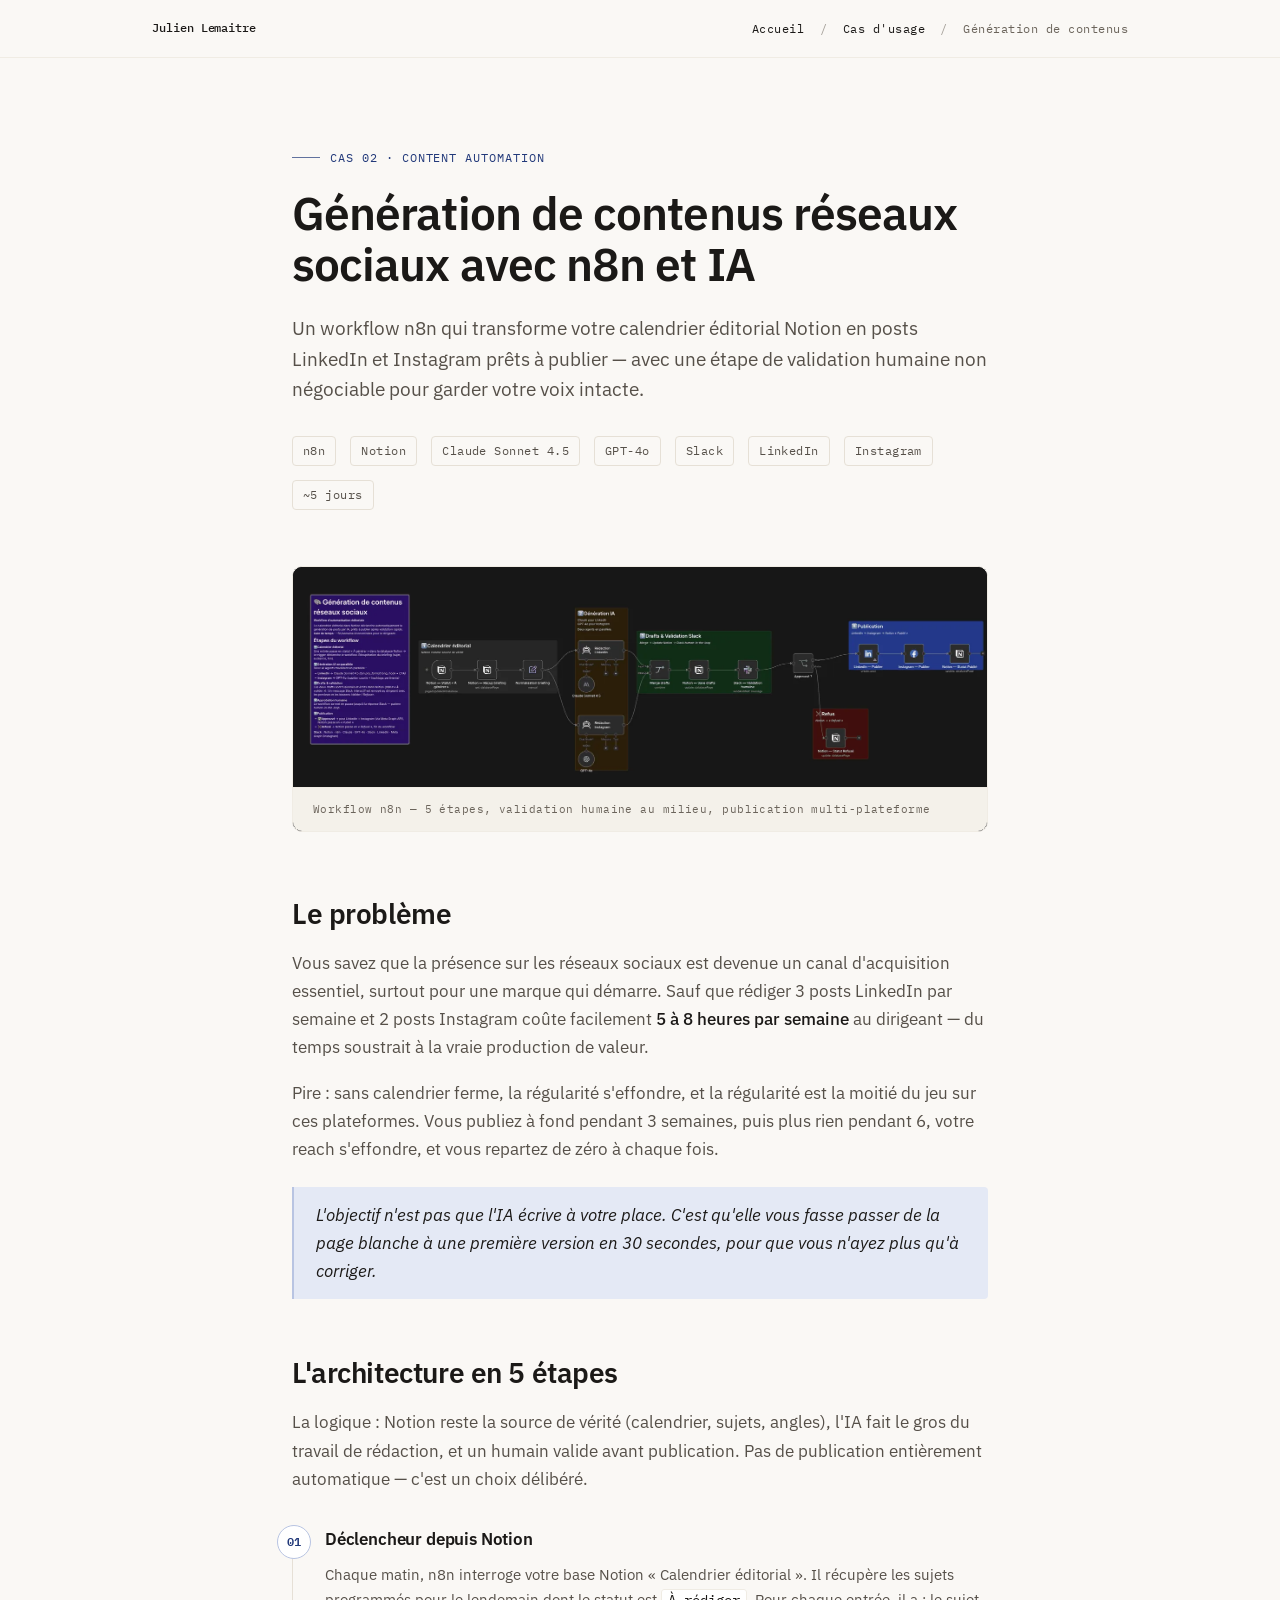
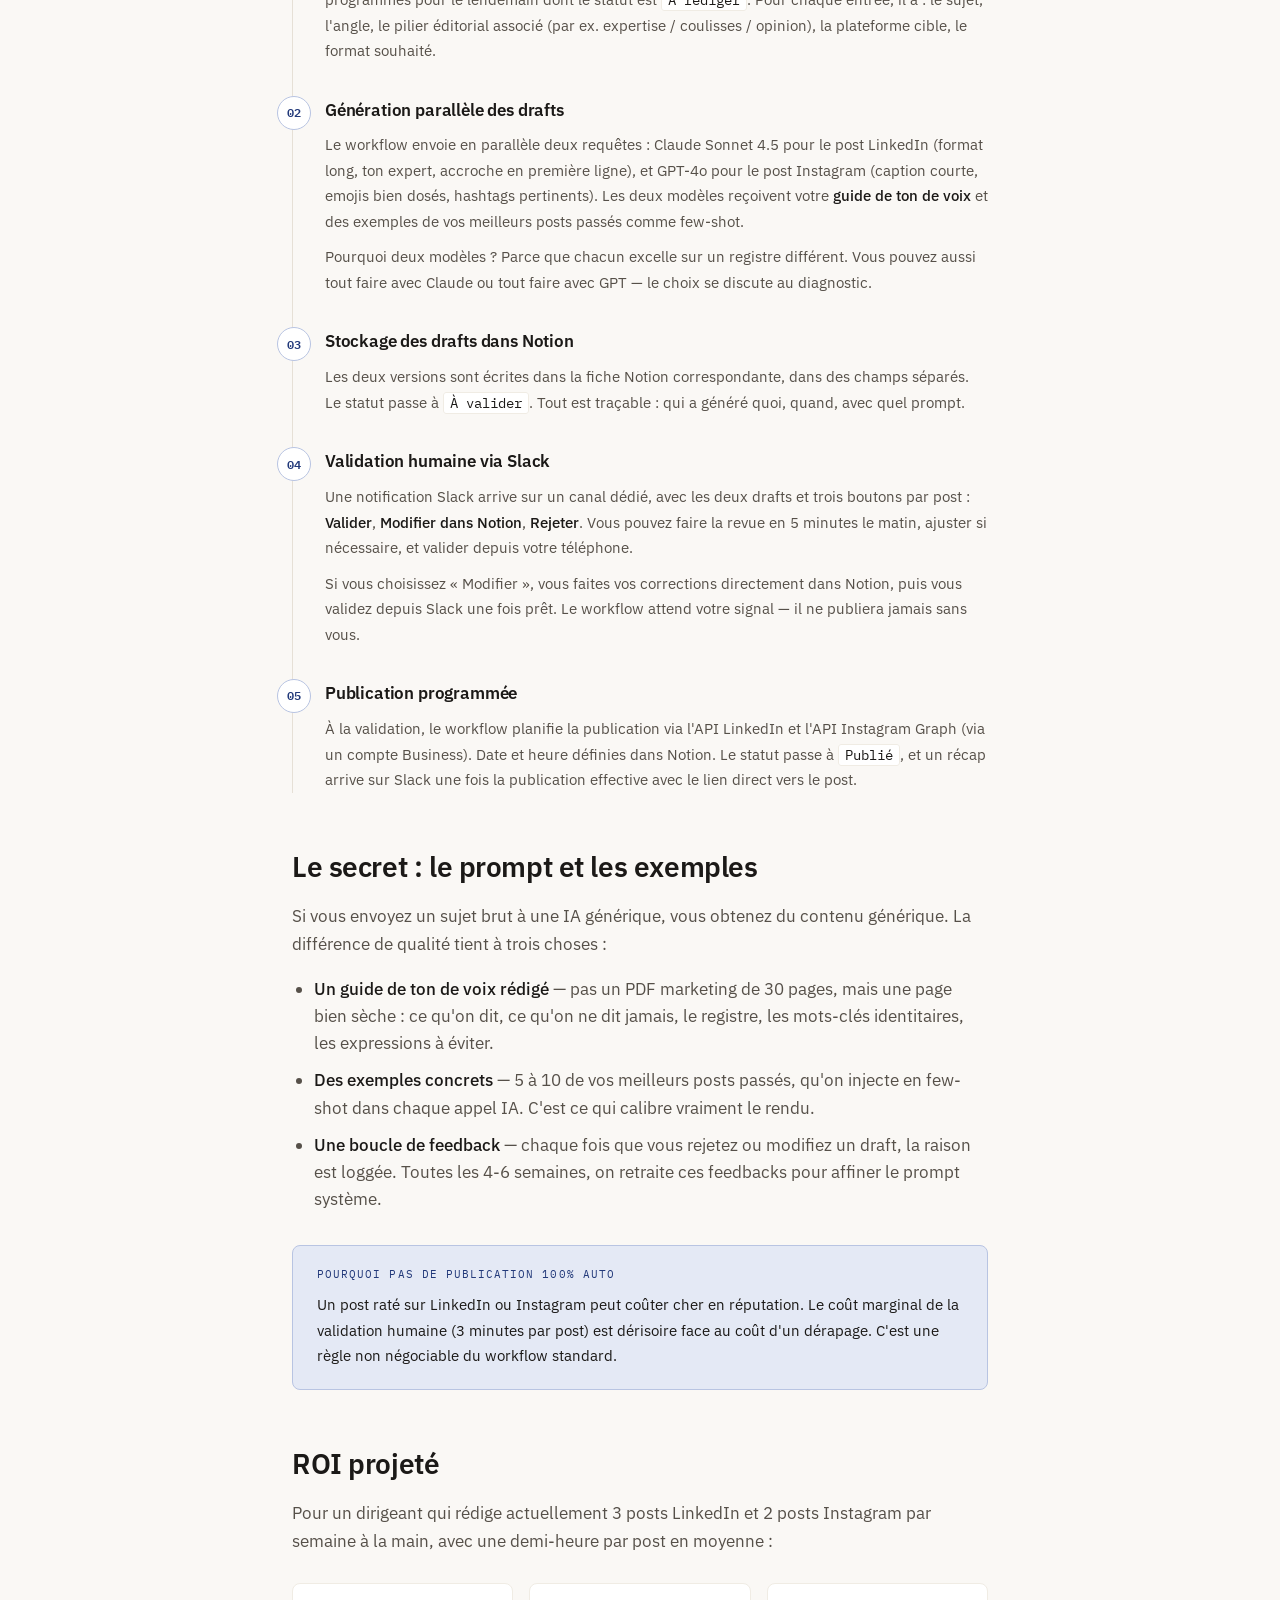
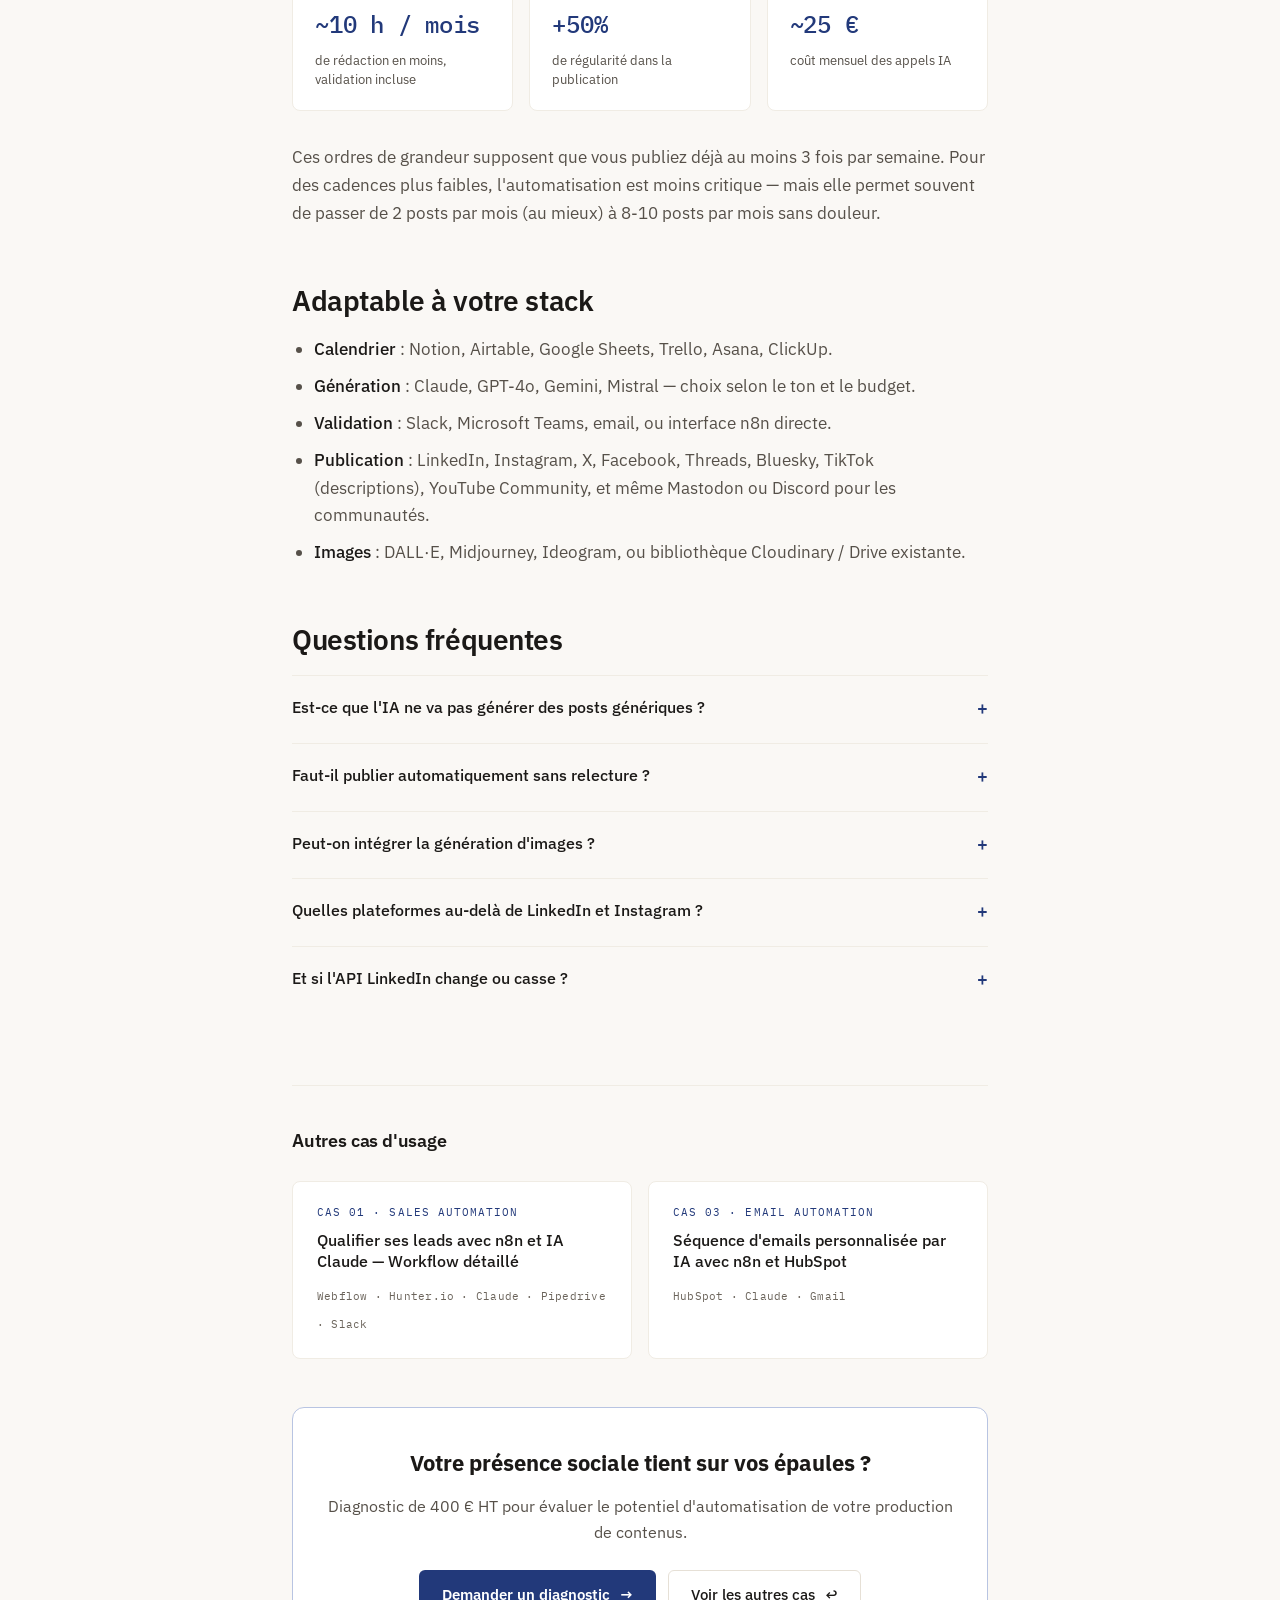
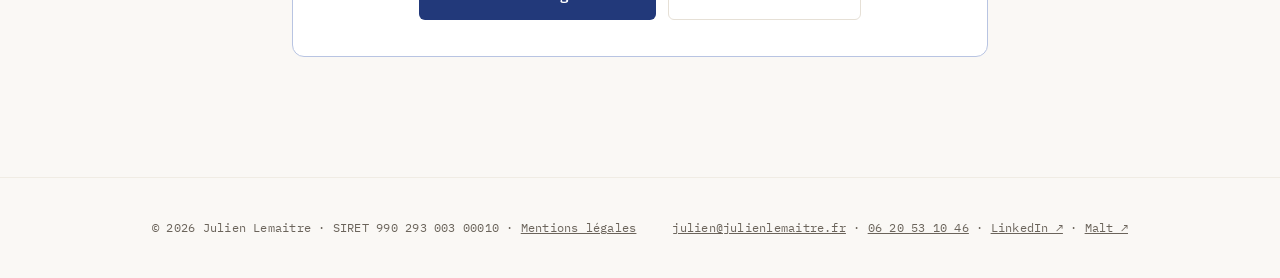
<file: cas/generation-contenus-reseaux-sociaux.html>
<!doctype html>
<html lang="fr-FR">
<head>
<meta charset="utf-8" />
<meta name="viewport" content="width=device-width, initial-scale=1" />

<title>Automatiser ses contenus LinkedIn et Instagram avec n8n et IA</title>
<meta name="description" content="Workflow n8n qui transforme votre calendrier Notion en posts LinkedIn et Instagram générés par IA, avec validation humaine avant publication." />
<meta name="author" content="Julien Lemaitre" />
<meta name="robots" content="index, follow, max-image-preview:large, max-snippet:-1" />
<meta name="theme-color" content="#faf8f5" />

<link rel="canonical" href="https://julienlemaitre.fr/cas/generation-contenus-reseaux-sociaux" />
<link rel="icon" type="image/svg+xml" href="/favicon.svg" />
<link rel="apple-touch-icon" sizes="180x180" href="/apple-touch-icon.png" />

<meta property="og:type" content="article" />
<meta property="og:locale" content="fr_FR" />
<meta property="og:site_name" content="Julien Lemaitre" />
<meta property="og:title" content="Génération de contenus réseaux sociaux avec n8n et IA" />
<meta property="og:description" content="Workflow n8n pour automatiser la génération de posts LinkedIn et Instagram à partir d'un calendrier éditorial Notion, validation humaine avant publication." />
<meta property="og:url" content="https://julienlemaitre.fr/cas/generation-contenus-reseaux-sociaux" />
<meta property="og:image" content="https://julienlemaitre.fr/assets/workflow-2-contenus.png" />
<meta property="og:image:alt" content="Capture d'écran du workflow n8n de génération de contenus réseaux sociaux" />
<meta property="article:author" content="Julien Lemaitre" />

<meta name="twitter:card" content="summary_large_image" />
<meta name="twitter:title" content="Génération de contenus réseaux sociaux avec n8n et IA" />
<meta name="twitter:description" content="Notion → IA → validation Slack → publication LinkedIn et Instagram, en cinq étapes." />
<meta name="twitter:image" content="https://julienlemaitre.fr/assets/workflow-2-contenus.png" />

<link rel="preconnect" href="https://fonts.googleapis.com" />
<link rel="preconnect" href="https://fonts.gstatic.com" crossorigin />
<link href="https://fonts.googleapis.com/css2?family=IBM+Plex+Sans:wght@400;500;600;700&family=IBM+Plex+Mono:wght@400;500&display=swap" rel="stylesheet" />
<link rel="stylesheet" href="/assets/article.css" />

<script type="application/ld+json">
{
  "@context": "https://schema.org",
  "@graph": [
    {
      "@type": "BreadcrumbList",
      "itemListElement": [
        {"@type": "ListItem", "position": 1, "name": "Accueil", "item": "https://julienlemaitre.fr/"},
        {"@type": "ListItem", "position": 2, "name": "Cas d'usage", "item": "https://julienlemaitre.fr/#cas"},
        {"@type": "ListItem", "position": 3, "name": "Génération de contenus réseaux sociaux"}
      ]
    },
    {
      "@type": "TechArticle",
      "headline": "Génération de contenus réseaux sociaux avec n8n et IA",
      "description": "Workflow n8n pour automatiser la génération de posts LinkedIn et Instagram à partir d'un calendrier éditorial Notion, avec validation humaine avant publication.",
      "image": "https://julienlemaitre.fr/assets/workflow-2-contenus.png",
      "author": {"@type": "Person", "name": "Julien Lemaitre", "url": "https://julienlemaitre.fr/"},
      "publisher": {"@type": "Person", "name": "Julien Lemaitre", "url": "https://julienlemaitre.fr/"},
      "datePublished": "2026-05-20",
      "dateModified": "2026-05-20",
      "inLanguage": "fr-FR",
      "mainEntityOfPage": "https://julienlemaitre.fr/cas/generation-contenus-reseaux-sociaux",
      "keywords": "n8n, workflow automation, génération de contenus IA, Notion, LinkedIn, Instagram, Claude, GPT-4o, human-in-the-loop"
    },
    {
      "@type": "FAQPage",
      "mainEntity": [
        {
          "@type": "Question",
          "name": "Est-ce que l'IA ne va pas générer des posts génériques ?",
          "acceptedAnswer": {"@type": "Answer", "text": "Si on lui demande mal, oui. Le prompt est construit autour de votre ton de voix, de vos piliers éditoriaux et d'exemples de vos meilleurs posts passés. Le résultat n'est pas un texte « par défaut » mais un texte calibré sur votre marque — qui restera ensuite revu et ajusté en validation humaine avant publication."}
        },
        {
          "@type": "Question",
          "name": "Faut-il publier automatiquement sans relecture ?",
          "acceptedAnswer": {"@type": "Answer", "text": "Non. L'étape de validation Slack est non négociable dans le workflow standard : vous validez ou vous modifiez depuis Slack en un clic, puis la publication part. C'est ce qui distingue l'automatisation responsable du spam généré à la chaîne."}
        },
        {
          "@type": "Question",
          "name": "Peut-on intégrer la génération d'images ?",
          "acceptedAnswer": {"@type": "Answer", "text": "Oui, via DALL·E, Midjourney API ou Ideogram. C'est généralement une option du pack avancé. Pour Instagram, on peut aussi piocher dans une bibliothèque d'images de marque sur Cloudinary ou Drive plutôt que de générer."}
        },
        {
          "@type": "Question",
          "name": "Quelles plateformes au-delà de LinkedIn et Instagram ?",
          "acceptedAnswer": {"@type": "Answer", "text": "X (Twitter), Facebook, Threads, Bluesky, TikTok pour la programmation de descriptions, voire YouTube Community. Le workflow reste le même, seules les API de publication changent."}
        }
      ]
    }
  ]
}
</script>
<script defer src="https://cloud.umami.is/script.js" data-website-id="cdc237ee-e042-418c-96bf-7b74067eba70"></script>
</head>
<body>

<nav class="top" aria-label="Fil d'Ariane">
  <div class="container">
    <a href="/" class="brand">Julien Lemaitre</a>
    <span class="crumb">
      <a href="/">Accueil</a>
      <span class="sep">/</span>
      <a href="/#cas">Cas d'usage</a>
      <span class="sep">/</span>
      Génération de contenus
    </span>
  </div>
</nav>

<article class="case-page">
  <div class="container">

    <header class="head">
      <p class="eyebrow">Cas 02 · Content automation</p>
      <h1>Génération de contenus réseaux sociaux avec n8n et IA</h1>
      <p class="lede">
        Un workflow n8n qui transforme votre calendrier éditorial Notion en posts LinkedIn et Instagram
        prêts à publier — avec une étape de validation humaine non négociable pour garder votre voix
        intacte.
      </p>
      <div class="meta-row">
        <span class="chip">n8n</span>
        <span class="chip">Notion</span>
        <span class="chip">Claude Sonnet 4.5</span>
        <span class="chip">GPT-4o</span>
        <span class="chip">Slack</span>
        <span class="chip">LinkedIn</span>
        <span class="chip">Instagram</span>
        <span class="chip">~5 jours</span>
      </div>
    </header>

    <figure class="hero-shot">
      <picture><source srcset="/assets/workflow-2-contenus.webp" type="image/webp" /><img src="/assets/workflow-2-contenus.png"
           alt="Workflow n8n de génération de contenus : déclenchement Notion, génération parallèle Claude pour LinkedIn et GPT-4o pour Instagram, validation Slack, publication"
           width="1200" height="800" /></picture>
      <figcaption>Workflow n8n — 5 étapes, validation humaine au milieu, publication multi-plateforme</figcaption>
    </figure>

    <div class="prose">

      <h2>Le problème</h2>
      <p>
        Vous savez que la présence sur les réseaux sociaux est devenue un canal d'acquisition essentiel,
        surtout pour une marque qui démarre. Sauf que rédiger 3 posts LinkedIn par semaine et 2 posts
        Instagram coûte facilement <strong>5 à 8 heures par semaine</strong> au dirigeant — du temps
        soustrait à la vraie production de valeur.
      </p>
      <p>
        Pire : sans calendrier ferme, la régularité s'effondre, et la régularité est la moitié du jeu
        sur ces plateformes. Vous publiez à fond pendant 3 semaines, puis plus rien pendant 6, votre reach
        s'effondre, et vous repartez de zéro à chaque fois.
      </p>

      <blockquote>
        L'objectif n'est pas que l'IA écrive à votre place. C'est qu'elle vous fasse passer de la page
        blanche à une première version en 30 secondes, pour que vous n'ayez plus qu'à corriger.
      </blockquote>

      <h2>L'architecture en 5 étapes</h2>
      <p>
        La logique : Notion reste la source de vérité (calendrier, sujets, angles), l'IA fait le gros
        du travail de rédaction, et un humain valide avant publication. Pas de publication entièrement
        automatique — c'est un choix délibéré.
      </p>

      <div class="steps" role="list">
        <div class="step" data-step="01" role="listitem">
          <h3>Déclencheur depuis Notion</h3>
          <p>
            Chaque matin, n8n interroge votre base Notion « Calendrier éditorial ». Il récupère les sujets
            programmés pour le lendemain dont le statut est <code>À rédiger</code>. Pour chaque entrée,
            il a : le sujet, l'angle, le pilier éditorial associé (par ex. expertise / coulisses /
            opinion), la plateforme cible, le format souhaité.
          </p>
        </div>

        <div class="step" data-step="02" role="listitem">
          <h3>Génération parallèle des drafts</h3>
          <p>
            Le workflow envoie en parallèle deux requêtes : Claude Sonnet 4.5 pour le post LinkedIn
            (format long, ton expert, accroche en première ligne), et GPT-4o pour le post Instagram
            (caption courte, emojis bien dosés, hashtags pertinents). Les deux modèles reçoivent votre
            <strong>guide de ton de voix</strong> et des exemples de vos meilleurs posts passés
            comme few-shot.
          </p>
          <p>
            Pourquoi deux modèles ? Parce que chacun excelle sur un registre différent. Vous pouvez aussi
            tout faire avec Claude ou tout faire avec GPT — le choix se discute au diagnostic.
          </p>
        </div>

        <div class="step" data-step="03" role="listitem">
          <h3>Stockage des drafts dans Notion</h3>
          <p>
            Les deux versions sont écrites dans la fiche Notion correspondante, dans des champs séparés.
            Le statut passe à <code>À valider</code>. Tout est traçable : qui a généré quoi, quand,
            avec quel prompt.
          </p>
        </div>

        <div class="step" data-step="04" role="listitem">
          <h3>Validation humaine via Slack</h3>
          <p>
            Une notification Slack arrive sur un canal dédié, avec les deux drafts et trois boutons par
            post : <strong>Valider</strong>, <strong>Modifier dans Notion</strong>, <strong>Rejeter</strong>.
            Vous pouvez faire la revue en 5 minutes le matin, ajuster si nécessaire, et valider depuis votre
            téléphone.
          </p>
          <p>
            Si vous choisissez « Modifier », vous faites vos corrections directement dans Notion, puis vous validez
            depuis Slack une fois prêt. Le workflow attend votre signal — il ne publiera jamais sans vous.
          </p>
        </div>

        <div class="step" data-step="05" role="listitem">
          <h3>Publication programmée</h3>
          <p>
            À la validation, le workflow planifie la publication via l'API LinkedIn et l'API Instagram
            Graph (via un compte Business). Date et heure définies dans Notion. Le statut passe à
            <code>Publié</code>, et un récap arrive sur Slack une fois la publication effective avec
            le lien direct vers le post.
          </p>
        </div>
      </div>

      <h2>Le secret : le prompt et les exemples</h2>
      <p>
        Si vous envoyez un sujet brut à une IA générique, vous obtenez du contenu générique. La différence
        de qualité tient à trois choses :
      </p>
      <ul>
        <li><strong>Un guide de ton de voix rédigé</strong> — pas un PDF marketing de 30 pages, mais
          une page bien sèche : ce qu'on dit, ce qu'on ne dit jamais, le registre, les mots-clés
          identitaires, les expressions à éviter.</li>
        <li><strong>Des exemples concrets</strong> — 5 à 10 de vos meilleurs posts passés, qu'on injecte
          en few-shot dans chaque appel IA. C'est ce qui calibre vraiment le rendu.</li>
        <li><strong>Une boucle de feedback</strong> — chaque fois que vous rejetez ou modifiez un draft,
          la raison est loggée. Toutes les 4-6 semaines, on retraite ces feedbacks pour affiner le
          prompt système.</li>
      </ul>

      <div class="callout">
        <span class="label">Pourquoi pas de publication 100% auto</span>
        <p>
          Un post raté sur LinkedIn ou Instagram peut coûter cher en réputation. Le coût marginal de
          la validation humaine (3 minutes par post) est dérisoire face au coût d'un dérapage. C'est
          une règle non négociable du workflow standard.
        </p>
      </div>

      <h2>ROI projeté</h2>
      <p>
        Pour un dirigeant qui rédige actuellement 3 posts LinkedIn et 2 posts Instagram par semaine
        à la main, avec une demi-heure par post en moyenne :
      </p>

      <div class="kpi-grid">
        <div class="kpi">
          <div class="value">~10 h / mois</div>
          <div class="label">de rédaction en moins, validation incluse</div>
        </div>
        <div class="kpi">
          <div class="value">+50%</div>
          <div class="label">de régularité dans la publication</div>
        </div>
        <div class="kpi">
          <div class="value">~25 €</div>
          <div class="label">coût mensuel des appels IA</div>
        </div>
      </div>

      <p>
        Ces ordres de grandeur supposent que vous publiez déjà au moins 3 fois par semaine. Pour des
        cadences plus faibles, l'automatisation est moins critique — mais elle permet souvent de
        passer de 2 posts par mois (au mieux) à 8-10 posts par mois sans douleur.
      </p>

      <h2>Adaptable à votre stack</h2>
      <ul>
        <li><strong>Calendrier</strong> : Notion, Airtable, Google Sheets, Trello, Asana, ClickUp.</li>
        <li><strong>Génération</strong> : Claude, GPT-4o, Gemini, Mistral — choix selon le ton et le
          budget.</li>
        <li><strong>Validation</strong> : Slack, Microsoft Teams, email, ou interface n8n directe.</li>
        <li><strong>Publication</strong> : LinkedIn, Instagram, X, Facebook, Threads, Bluesky, TikTok
          (descriptions), YouTube Community, et même Mastodon ou Discord pour les communautés.</li>
        <li><strong>Images</strong> : DALL·E, Midjourney, Ideogram, ou bibliothèque Cloudinary / Drive
          existante.</li>
      </ul>

      <h2>Questions fréquentes</h2>

      <details class="faq">
        <summary>Est-ce que l'IA ne va pas générer des posts génériques ?</summary>
        <p>
          Si on lui demande mal, oui. Le prompt est construit autour de votre ton de voix, de vos piliers
          éditoriaux et d'exemples de vos meilleurs posts passés. Le résultat n'est pas un texte
          « par défaut » mais un texte calibré sur votre marque — qui restera ensuite revu et ajusté en
          validation humaine avant publication.
        </p>
      </details>

      <details class="faq">
        <summary>Faut-il publier automatiquement sans relecture ?</summary>
        <p>
          Non. L'étape de validation Slack est non négociable dans le workflow standard : vous validez
          ou vous modifiez depuis Slack en un clic, puis la publication part. C'est ce qui distingue
          l'automatisation responsable du spam généré à la chaîne — et c'est aussi ce qui protège votre
          marque d'un dérapage à 2h du matin.
        </p>
      </details>

      <details class="faq">
        <summary>Peut-on intégrer la génération d'images ?</summary>
        <p>
          Oui, via DALL·E, Midjourney API ou Ideogram. C'est généralement une option du pack avancé.
          Pour Instagram, on peut aussi piocher dans une bibliothèque d'images de marque sur Cloudinary
          ou Drive plutôt que de générer — souvent plus cohérent visuellement à moyen terme.
        </p>
      </details>

      <details class="faq">
        <summary>Quelles plateformes au-delà de LinkedIn et Instagram ?</summary>
        <p>
          X (Twitter), Facebook, Threads, Bluesky, TikTok pour la programmation de descriptions,
          voire YouTube Community. Le workflow reste le même, seules les API de publication changent.
        </p>
      </details>

      <details class="faq">
        <summary>Et si l'API LinkedIn change ou casse ?</summary>
        <p>
          C'est arrivé, et ça arrivera encore. La gestion d'erreur du workflow alerte sur Slack en cas
          d'échec, et le contenu reste sauvegardé dans Notion. Vous pouvez publier manuellement en attendant
          la correction, sans perdre la production du jour.
        </p>
      </details>

    </div>

    <section class="related" aria-labelledby="related-title">
      <h2 id="related-title">Autres cas d'usage</h2>
      <div class="related-grid">
        <a class="related-card" data-umami-event="related-case-click" href="/cas/qualification-leads-n8n">
          <span class="related-eyebrow">Cas 01 · Sales automation</span>
          <span class="related-title">Qualifier ses leads avec n8n et IA Claude — Workflow détaillé</span>
          <span class="related-tools">Webflow · Hunter.io · Claude · Pipedrive · Slack</span>
        </a>
        <a class="related-card" data-umami-event="related-case-click" href="/cas/sequence-emails-relance-n8n">
          <span class="related-eyebrow">Cas 03 · Email automation</span>
          <span class="related-title">Séquence d'emails personnalisée par IA avec n8n et HubSpot</span>
          <span class="related-tools">HubSpot · Claude · Gmail</span>
        </a>
      </div>
    </section>

    <aside class="cta-block">
      <h2>Votre présence sociale tient sur vos épaules ?</h2>
      <p>Diagnostic de 400 € HT pour évaluer le potentiel d'automatisation de votre production de contenus.</p>
      <div class="actions">
        <a class="btn btn-primary" data-umami-event="contact-cta" href="mailto:julien@julienlemaitre.fr?subject=Diagnostic%20process%20-%20Contenus%20r%C3%A9seaux%20sociaux">
          Demander un diagnostic
          <span class="arrow" aria-hidden="true">→</span>
        </a>
        <a class="btn btn-ghost" data-umami-event="back-to-cases" href="/#cas">Voir les autres cas <span class="arrow" aria-hidden="true">↩</span></a>
      </div>
    </aside>

  </div>
</article>

<footer>
  <div class="container">
    <span>© 2026 Julien Lemaitre · SIRET 990 293 003 00010 · <a href="/mentions-legales">Mentions légales</a></span>
    <span><a href="mailto:julien@julienlemaitre.fr" data-umami-event="mail-footer">julien@julienlemaitre.fr</a> · <a href="tel:+33620531046" data-umami-event="phone-footer">06 20 53 10 46</a> · <a href="https://www.linkedin.com/in/julienltm" data-umami-event="linkedin-footer" target="_blank" rel="noopener">LinkedIn ↗</a> · <a href="https://malt.fr/profile/julienlemaitre" data-umami-event="malt-footer" target="_blank" rel="noopener">Malt ↗</a></span>
  </div>
</footer>

</body>
</html>
</file>
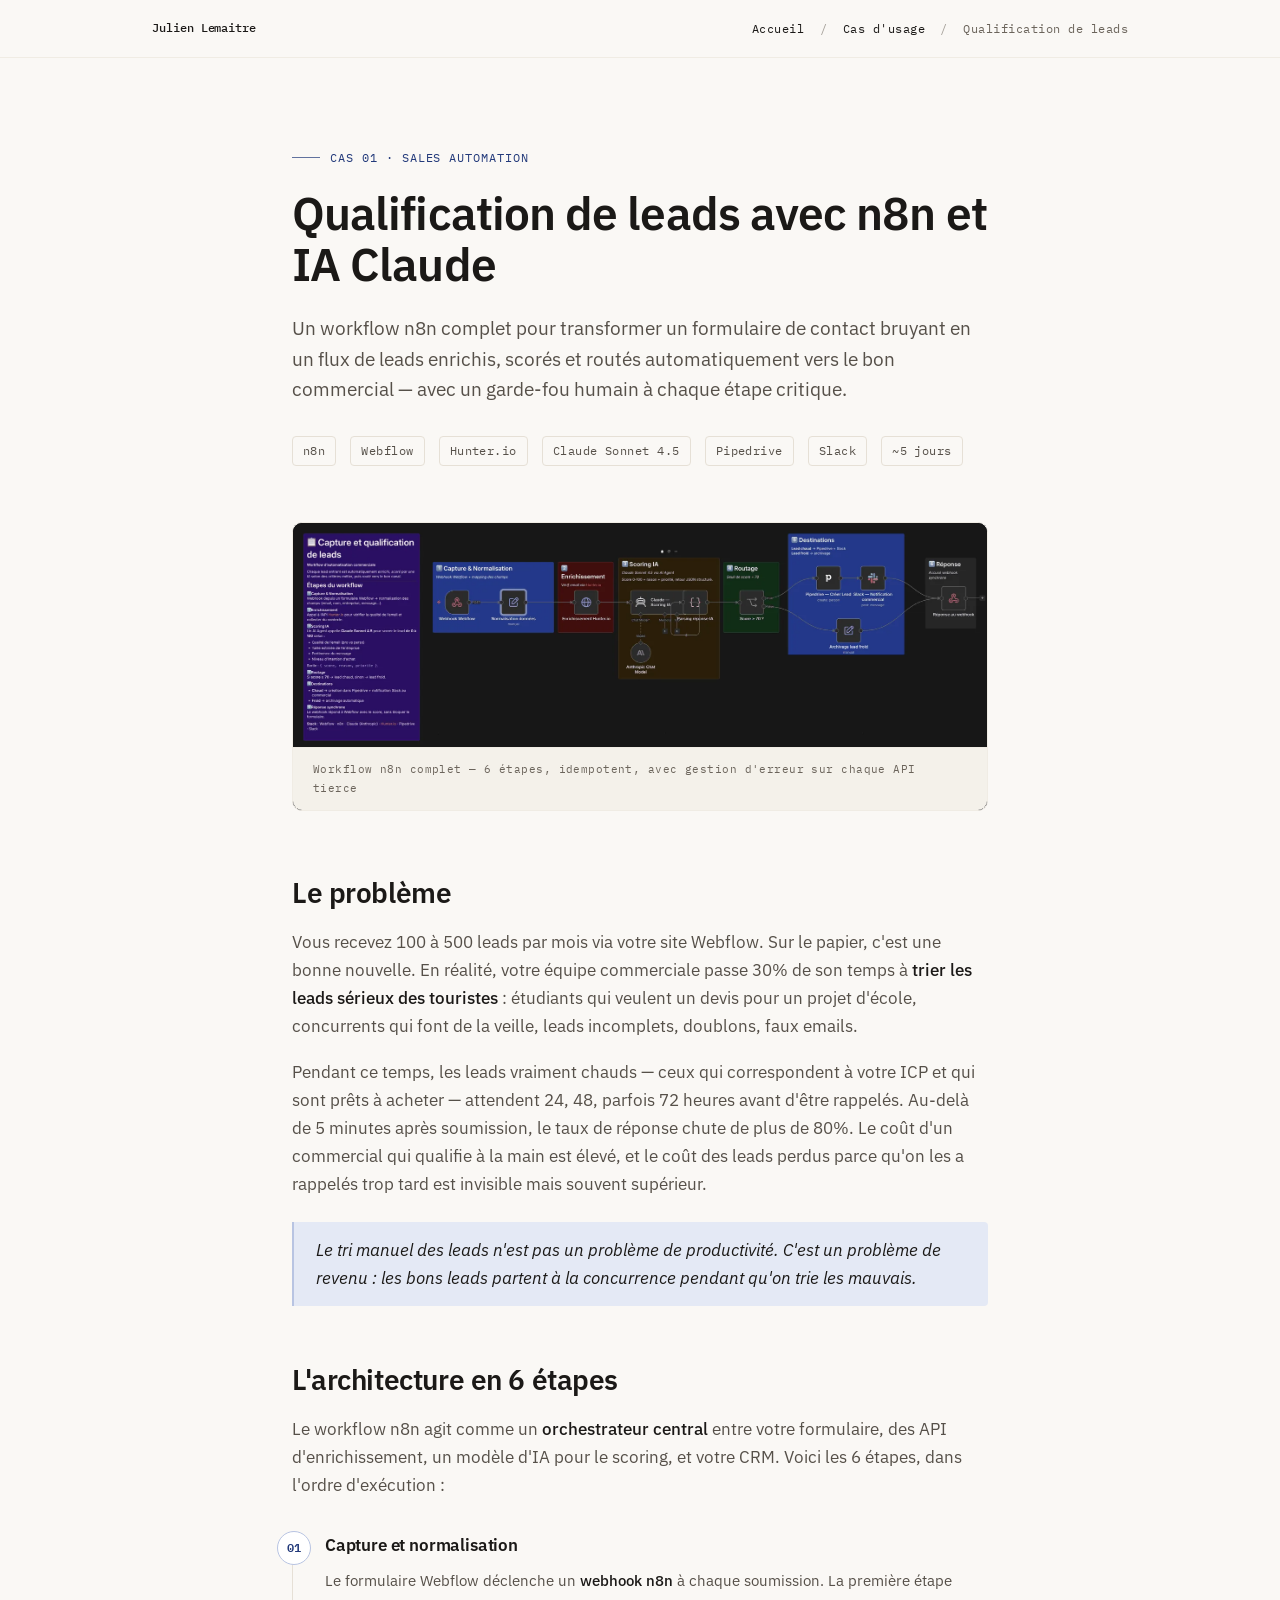
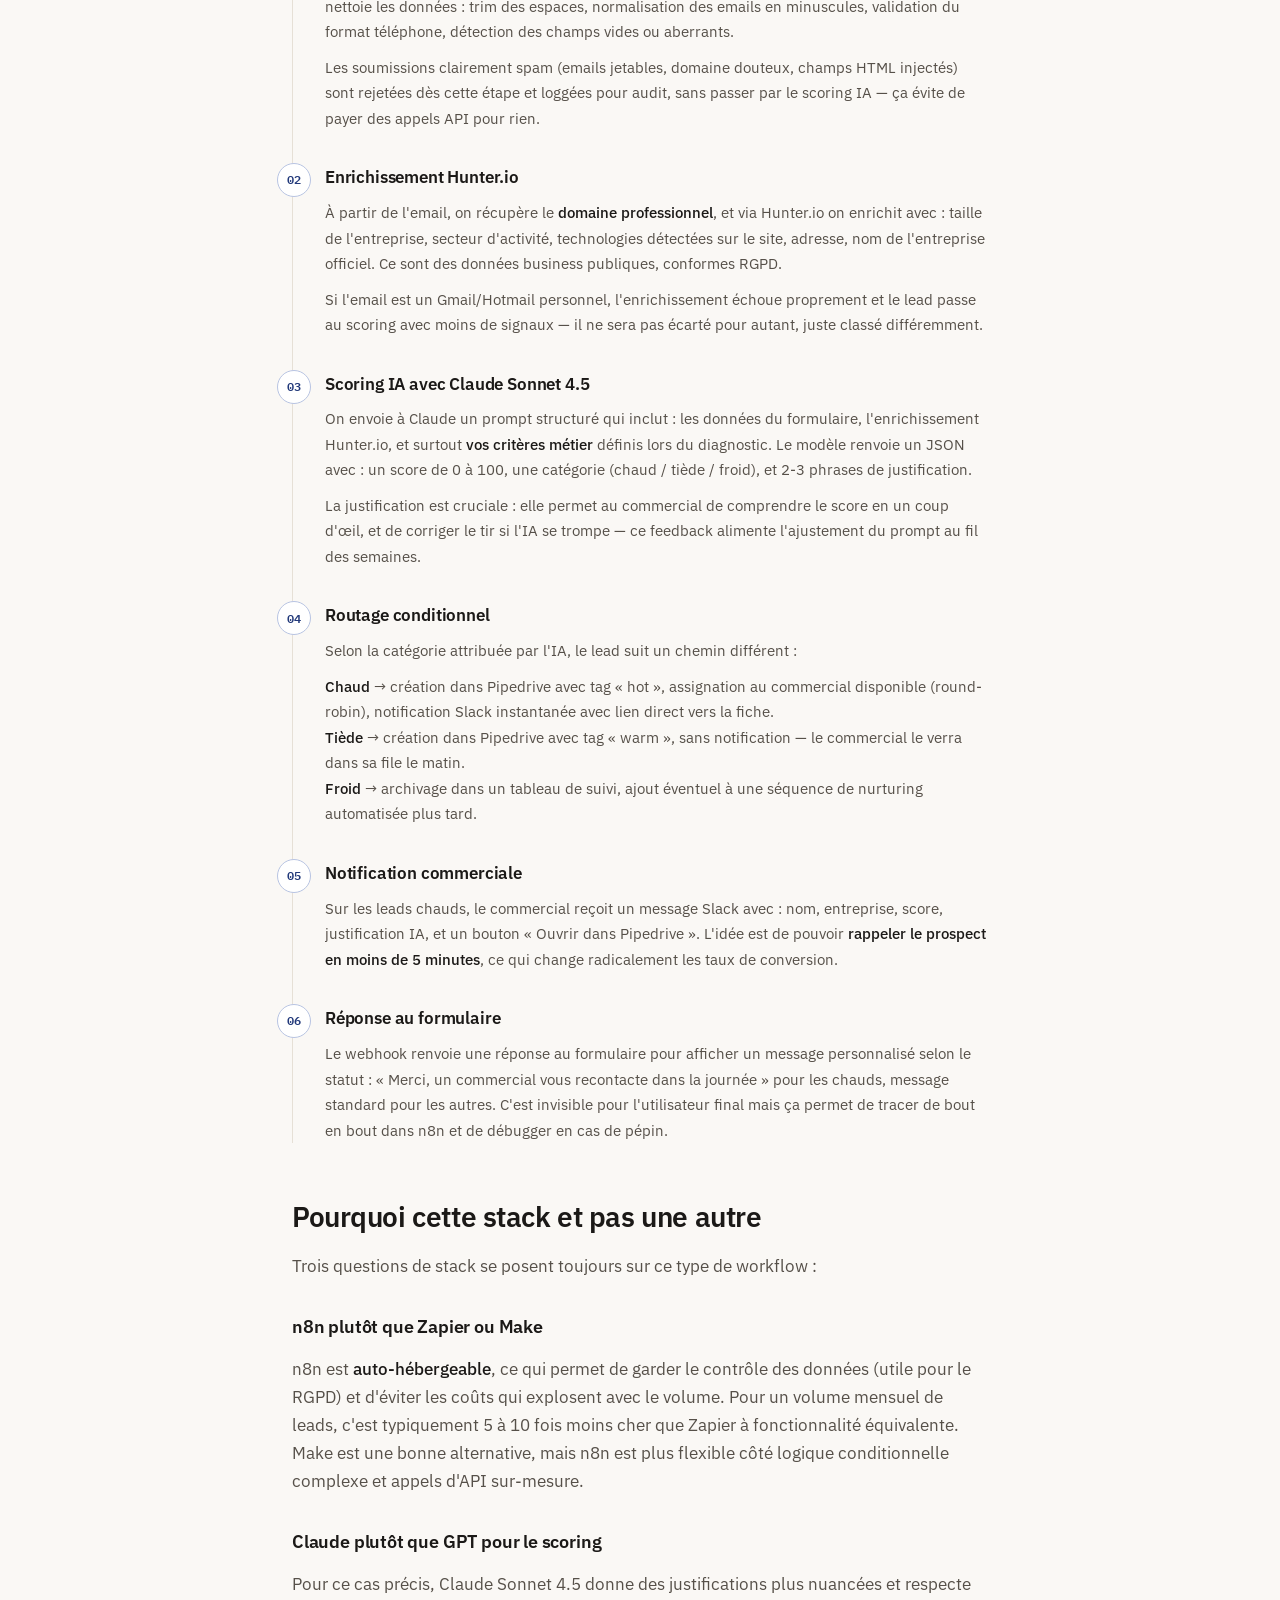
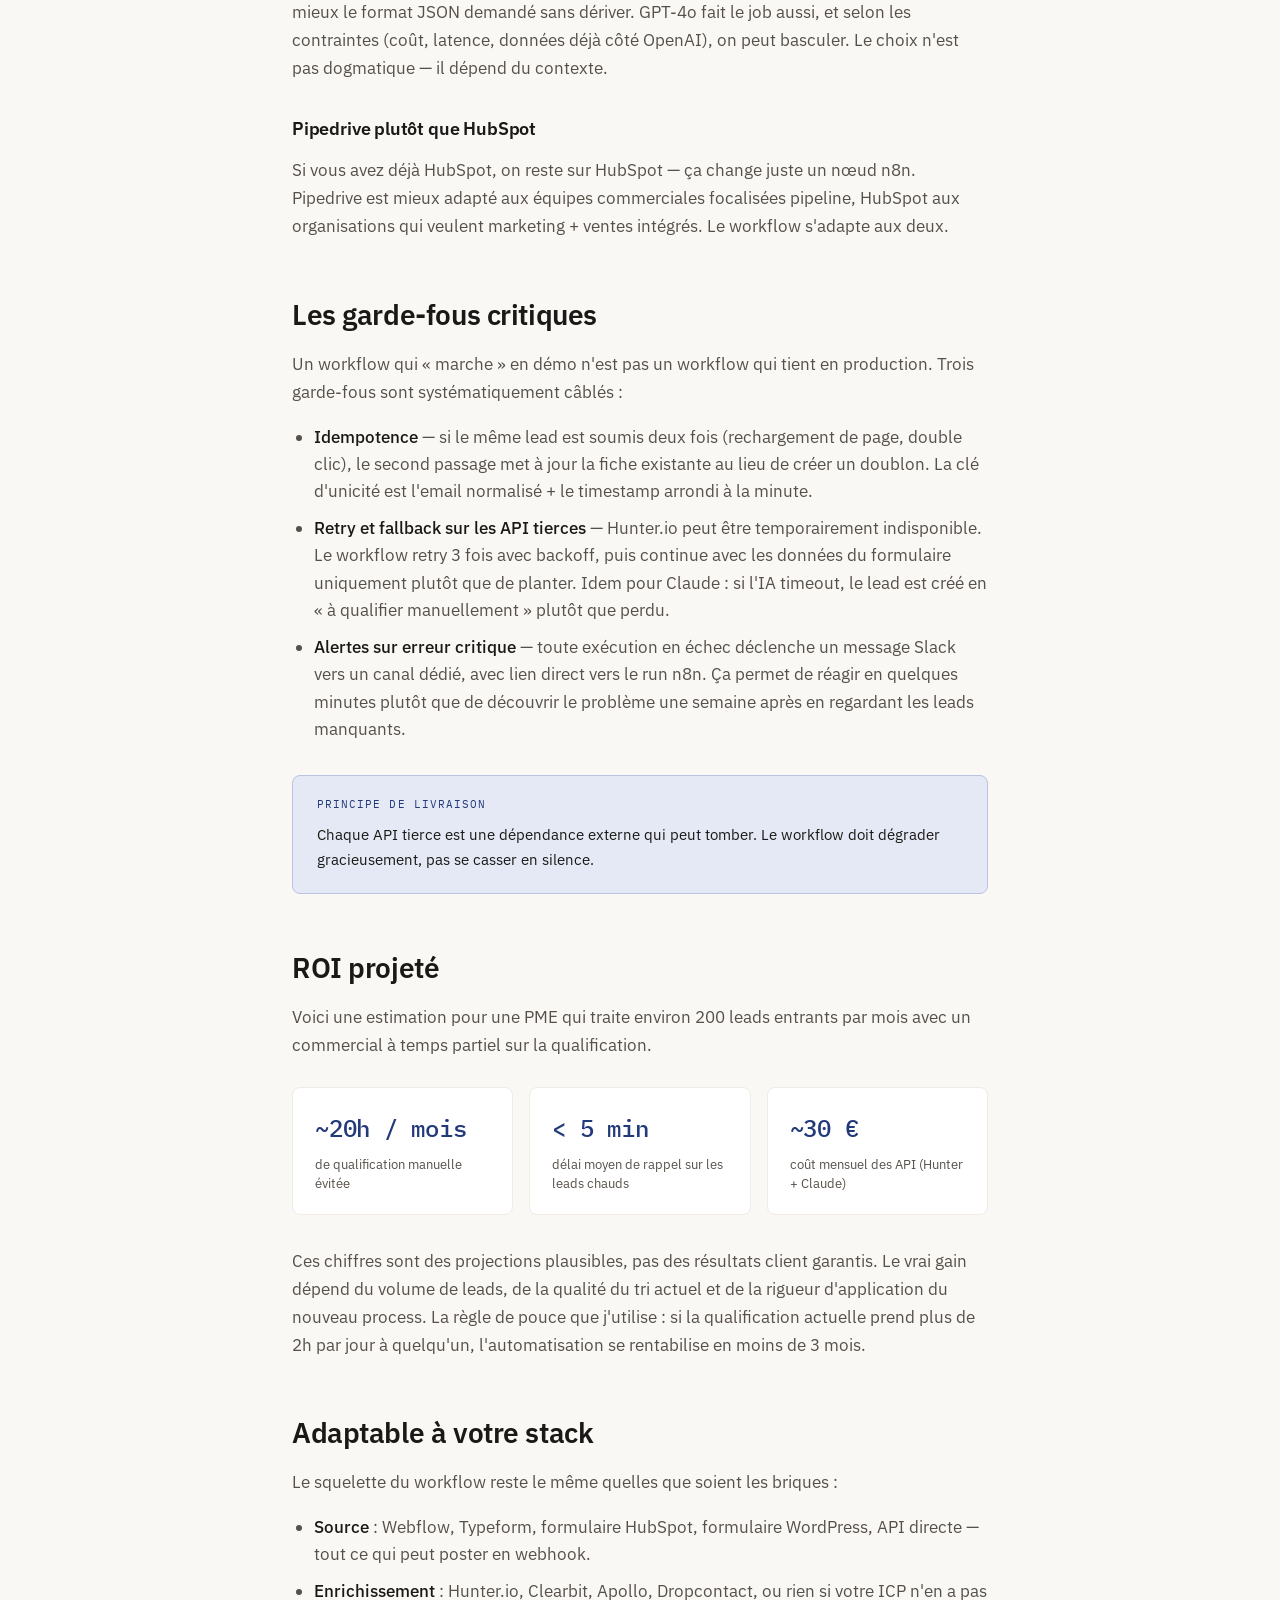
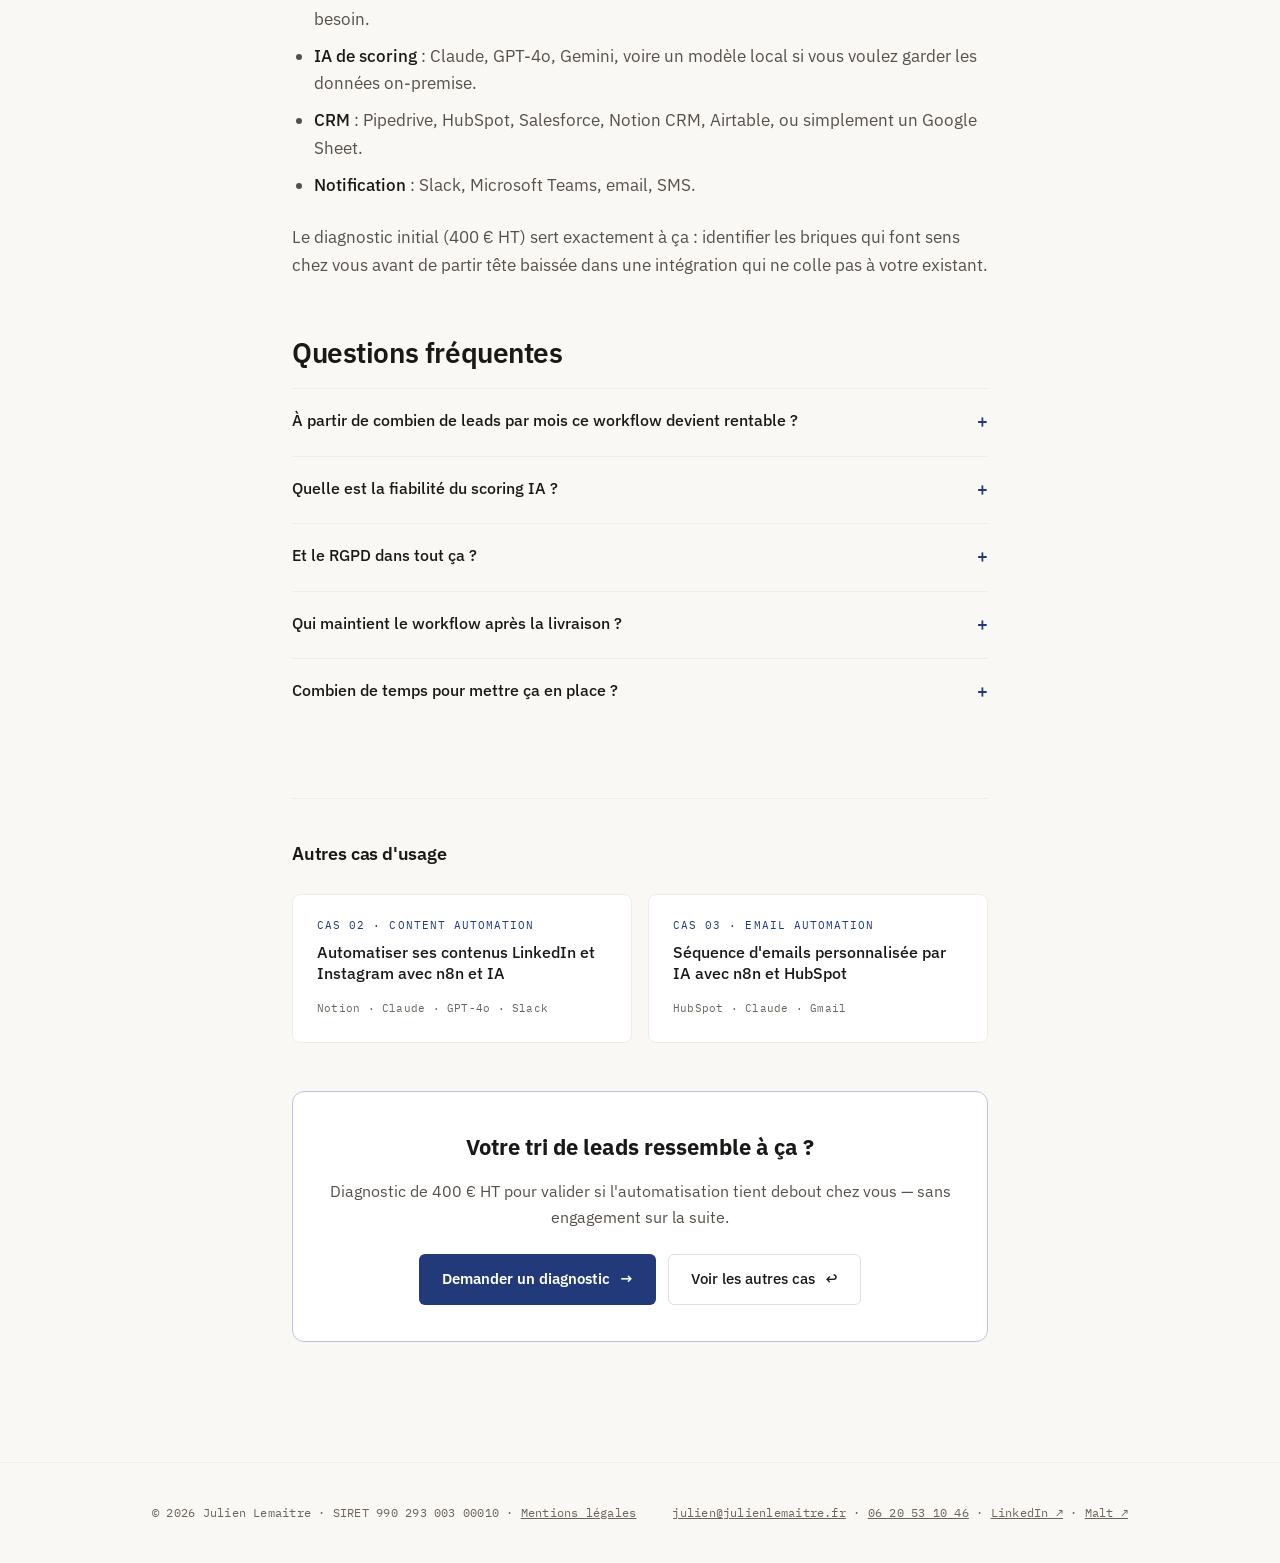
<file: cas/qualification-leads-n8n.html>
<!doctype html>
<html lang="fr-FR">
<head>
<meta charset="utf-8" />
<meta name="viewport" content="width=device-width, initial-scale=1" />

<title>Qualifier ses leads avec n8n et IA Claude — Workflow détaillé</title>
<meta name="description" content="Workflow n8n qui enrichit, score par IA et route vos leads entrantes vers le bon commercial. Cas d'usage détaillé, outils et budget." />
<meta name="author" content="Julien Lemaitre" />
<meta name="robots" content="index, follow, max-image-preview:large, max-snippet:-1" />
<meta name="theme-color" content="#faf8f5" />

<link rel="canonical" href="https://julienlemaitre.fr/cas/qualification-leads-n8n" />
<link rel="icon" type="image/svg+xml" href="/favicon.svg" />
<link rel="apple-touch-icon" sizes="180x180" href="/apple-touch-icon.png" />

<meta property="og:type" content="article" />
<meta property="og:locale" content="fr_FR" />
<meta property="og:site_name" content="Julien Lemaitre" />
<meta property="og:title" content="Qualification de leads avec n8n et IA Claude · Cas d'usage" />
<meta property="og:description" content="Workflow n8n complet pour automatiser la qualification de leads entrants : enrichissement, scoring IA, routage CRM et notification commerciale." />
<meta property="og:url" content="https://julienlemaitre.fr/cas/qualification-leads-n8n" />
<meta property="og:image" content="https://julienlemaitre.fr/assets/workflow-1-leads.png" />
<meta property="og:image:alt" content="Capture d'écran du workflow n8n de qualification de leads" />
<meta property="article:author" content="Julien Lemaitre" />

<meta name="twitter:card" content="summary_large_image" />
<meta name="twitter:title" content="Qualification de leads avec n8n et IA Claude" />
<meta name="twitter:description" content="Workflow n8n complet : capture, enrichissement, scoring IA, routage CRM." />
<meta name="twitter:image" content="https://julienlemaitre.fr/assets/workflow-1-leads.png" />

<link rel="preconnect" href="https://fonts.googleapis.com" />
<link rel="preconnect" href="https://fonts.gstatic.com" crossorigin />
<link href="https://fonts.googleapis.com/css2?family=IBM+Plex+Sans:wght@400;500;600;700&family=IBM+Plex+Mono:wght@400;500&display=swap" rel="stylesheet" />
<link rel="stylesheet" href="/assets/article.css" />

<script type="application/ld+json">
{
  "@context": "https://schema.org",
  "@graph": [
    {
      "@type": "BreadcrumbList",
      "itemListElement": [
        {"@type": "ListItem", "position": 1, "name": "Accueil", "item": "https://julienlemaitre.fr/"},
        {"@type": "ListItem", "position": 2, "name": "Cas d'usage", "item": "https://julienlemaitre.fr/#cas"},
        {"@type": "ListItem", "position": 3, "name": "Qualification de leads avec n8n"}
      ]
    },
    {
      "@type": "TechArticle",
      "headline": "Qualification de leads avec n8n et IA Claude",
      "description": "Workflow n8n complet pour automatiser la qualification de leads entrants : enrichissement, scoring IA, routage CRM et notification commerciale.",
      "image": "https://julienlemaitre.fr/assets/workflow-1-leads.png",
      "author": {"@type": "Person", "name": "Julien Lemaitre", "url": "https://julienlemaitre.fr/"},
      "publisher": {"@type": "Person", "name": "Julien Lemaitre", "url": "https://julienlemaitre.fr/"},
      "datePublished": "2026-05-20",
      "dateModified": "2026-05-20",
      "inLanguage": "fr-FR",
      "mainEntityOfPage": "https://julienlemaitre.fr/cas/qualification-leads-n8n",
      "keywords": "n8n, workflow automation, qualification de leads, lead scoring IA, Pipedrive, Webflow, Hunter.io, Claude"
    },
    {
      "@type": "FAQPage",
      "mainEntity": [
        {
          "@type": "Question",
          "name": "À partir de combien de leads par mois ce workflow devient rentable ?",
          "acceptedAnswer": {"@type": "Answer", "text": "Dès 30 à 50 leads entrants par mois, le temps gagné sur la qualification manuelle dépasse le coût d'API. En dessous, un tri manuel reste souvent plus simple, sauf si la valeur unitaire d'un lead est très élevée."}
        },
        {
          "@type": "Question",
          "name": "Quelle est la fiabilité du scoring IA ?",
          "acceptedAnswer": {"@type": "Answer", "text": "Le scoring n'est jamais une vérité — c'est un filtre. L'objectif est de hiérarchiser, pas de remplacer le commercial. Le score est toujours accompagné des données brutes pour permettre une vérification rapide. En pratique, après quelques semaines de calibrage, le top 20% du scoring contient environ 80% des leads qui convertissent."}
        },
        {
          "@type": "Question",
          "name": "Et le RGPD dans tout ça ?",
          "acceptedAnswer": {"@type": "Answer", "text": "L'enrichissement utilise des données business publiques (domaine, taille d'entreprise). Les API tierces (Hunter.io, Claude) sont conformes RGPD avec contrats DPA disponibles. La mention de l'enrichissement automatisé est ajoutée à la politique de confidentialité."}
        },
        {
          "@type": "Question",
          "name": "Qui maintient le workflow après la livraison ?",
          "acceptedAnswer": {"@type": "Answer", "text": "Votre équipe, avec la documentation et la session de transfert. Si vous préférez, je peux assurer une maintenance préventive en option (mises à jour API, ajustements du prompt de scoring) sous forme de forfait trimestriel."}
        },
        {
          "@type": "Question",
          "name": "Combien de temps pour mettre ça en place ?",
          "acceptedAnswer": {"@type": "Answer", "text": "4 jours pour un workflow simple sans intégration spécifique. 8 jours pour un pack complet avec règles de scoring affinées, intégrations CRM personnalisées et tableau de bord de suivi."}
        }
      ]
    }
  ]
}
</script>
<script defer src="https://cloud.umami.is/script.js" data-website-id="cdc237ee-e042-418c-96bf-7b74067eba70"></script>
</head>
<body>

<nav class="top" aria-label="Fil d'Ariane">
  <div class="container">
    <a href="/" class="brand">Julien Lemaitre</a>
    <span class="crumb">
      <a href="/">Accueil</a>
      <span class="sep">/</span>
      <a href="/#cas">Cas d'usage</a>
      <span class="sep">/</span>
      Qualification de leads
    </span>
  </div>
</nav>

<article class="case-page">
  <div class="container">

    <header class="head">
      <p class="eyebrow">Cas 01 · Sales automation</p>
      <h1>Qualification de leads avec n8n et IA Claude</h1>
      <p class="lede">
        Un workflow n8n complet pour transformer un formulaire de contact bruyant en un flux de
        leads enrichis, scorés et routés automatiquement vers le bon commercial — avec un garde-fou
        humain à chaque étape critique.
      </p>
      <div class="meta-row">
        <span class="chip">n8n</span>
        <span class="chip">Webflow</span>
        <span class="chip">Hunter.io</span>
        <span class="chip">Claude Sonnet 4.5</span>
        <span class="chip">Pipedrive</span>
        <span class="chip">Slack</span>
        <span class="chip">~5 jours</span>
      </div>
    </header>

    <figure class="hero-shot">
      <picture><source srcset="/assets/workflow-1-leads.webp" type="image/webp" /><img src="/assets/workflow-1-leads.png"
           alt="Workflow n8n de qualification de leads : capture formulaire Webflow, normalisation, enrichissement Hunter.io, scoring IA Claude, routage Pipedrive, notification Slack et réponse webhook"
           width="1200" height="800" /></picture>
      <figcaption>Workflow n8n complet — 6 étapes, idempotent, avec gestion d'erreur sur chaque API tierce</figcaption>
    </figure>

    <div class="prose">

      <h2>Le problème</h2>
      <p>
        Vous recevez 100 à 500 leads par mois via votre site Webflow. Sur le papier, c'est une bonne nouvelle.
        En réalité, votre équipe commerciale passe 30% de son temps à <strong>trier les leads
        sérieux des touristes</strong> : étudiants qui veulent un devis pour un projet d'école, concurrents
        qui font de la veille, leads incomplets, doublons, faux emails.
      </p>
      <p>
        Pendant ce temps, les leads vraiment chauds — ceux qui correspondent à votre ICP et qui sont prêts
        à acheter — attendent 24, 48, parfois 72 heures avant d'être rappelés. Au-delà de 5 minutes après
        soumission, le taux de réponse chute de plus de 80%. Le coût d'un commercial qui qualifie à la
        main est élevé, et le coût des leads perdus parce qu'on les a rappelés trop tard est invisible
        mais souvent supérieur.
      </p>

      <blockquote>
        Le tri manuel des leads n'est pas un problème de productivité. C'est un problème de revenu :
        les bons leads partent à la concurrence pendant qu'on trie les mauvais.
      </blockquote>

      <h2>L'architecture en 6 étapes</h2>
      <p>
        Le workflow n8n agit comme un <strong>orchestrateur central</strong> entre votre formulaire, des API
        d'enrichissement, un modèle d'IA pour le scoring, et votre CRM. Voici les 6 étapes, dans l'ordre
        d'exécution :
      </p>

      <div class="steps" role="list">
        <div class="step" data-step="01" role="listitem">
          <h3>Capture et normalisation</h3>
          <p>
            Le formulaire Webflow déclenche un <strong>webhook n8n</strong> à chaque soumission. La première
            étape nettoie les données : trim des espaces, normalisation des emails en minuscules, validation
            du format téléphone, détection des champs vides ou aberrants.
          </p>
          <p>
            Les soumissions clairement spam (emails jetables, domaine douteux, champs HTML injectés) sont
            rejetées dès cette étape et loggées pour audit, sans passer par le scoring IA — ça évite de payer
            des appels API pour rien.
          </p>
        </div>

        <div class="step" data-step="02" role="listitem">
          <h3>Enrichissement Hunter.io</h3>
          <p>
            À partir de l'email, on récupère le <strong>domaine professionnel</strong>, et via Hunter.io on
            enrichit avec : taille de l'entreprise, secteur d'activité, technologies détectées sur le site,
            adresse, nom de l'entreprise officiel. Ce sont des données business publiques, conformes RGPD.
          </p>
          <p>
            Si l'email est un Gmail/Hotmail personnel, l'enrichissement échoue proprement et le lead passe
            au scoring avec moins de signaux — il ne sera pas écarté pour autant, juste classé différemment.
          </p>
        </div>

        <div class="step" data-step="03" role="listitem">
          <h3>Scoring IA avec Claude Sonnet 4.5</h3>
          <p>
            On envoie à Claude un prompt structuré qui inclut : les données du formulaire, l'enrichissement
            Hunter.io, et surtout <strong>vos critères métier</strong> définis lors du diagnostic. Le modèle
            renvoie un JSON avec : un score de 0 à 100, une catégorie (chaud / tiède / froid), et 2-3
            phrases de justification.
          </p>
          <p>
            La justification est cruciale : elle permet au commercial de comprendre le score en un coup
            d'œil, et de corriger le tir si l'IA se trompe — ce feedback alimente l'ajustement du prompt
            au fil des semaines.
          </p>
        </div>

        <div class="step" data-step="04" role="listitem">
          <h3>Routage conditionnel</h3>
          <p>
            Selon la catégorie attribuée par l'IA, le lead suit un chemin différent :
          </p>
          <p>
            <strong>Chaud</strong> → création dans Pipedrive avec tag « hot », assignation au commercial
            disponible (round-robin), notification Slack instantanée avec lien direct vers la fiche.<br>
            <strong>Tiède</strong> → création dans Pipedrive avec tag « warm », sans notification — le
            commercial le verra dans sa file le matin.<br>
            <strong>Froid</strong> → archivage dans un tableau de suivi, ajout éventuel à une séquence
            de nurturing automatisée plus tard.
          </p>
        </div>

        <div class="step" data-step="05" role="listitem">
          <h3>Notification commerciale</h3>
          <p>
            Sur les leads chauds, le commercial reçoit un message Slack avec : nom, entreprise, score,
            justification IA, et un bouton « Ouvrir dans Pipedrive ». L'idée est de pouvoir
            <strong>rappeler le prospect en moins de 5 minutes</strong>, ce qui change radicalement les
            taux de conversion.
          </p>
        </div>

        <div class="step" data-step="06" role="listitem">
          <h3>Réponse au formulaire</h3>
          <p>
            Le webhook renvoie une réponse au formulaire pour afficher un message personnalisé selon le
            statut : « Merci, un commercial vous recontacte dans la journée » pour les chauds, message
            standard pour les autres. C'est invisible pour l'utilisateur final mais ça permet de tracer
            de bout en bout dans n8n et de débugger en cas de pépin.
          </p>
        </div>
      </div>

      <h2>Pourquoi cette stack et pas une autre</h2>
      <p>
        Trois questions de stack se posent toujours sur ce type de workflow :
      </p>
      <h3>n8n plutôt que Zapier ou Make</h3>
      <p>
        n8n est <strong>auto-hébergeable</strong>, ce qui permet de garder le contrôle des données (utile
        pour le RGPD) et d'éviter les coûts qui explosent avec le volume. Pour un volume mensuel de leads,
        c'est typiquement 5 à 10 fois moins cher que Zapier à fonctionnalité équivalente. Make est une bonne
        alternative, mais n8n est plus flexible côté logique conditionnelle complexe et appels d'API
        sur-mesure.
      </p>
      <h3>Claude plutôt que GPT pour le scoring</h3>
      <p>
        Pour ce cas précis, Claude Sonnet 4.5 donne des justifications plus nuancées et respecte mieux le
        format JSON demandé sans dériver. GPT-4o fait le job aussi, et selon les contraintes (coût, latence,
        données déjà côté OpenAI), on peut basculer. Le choix n'est pas dogmatique — il dépend du contexte.
      </p>
      <h3>Pipedrive plutôt que HubSpot</h3>
      <p>
        Si vous avez déjà HubSpot, on reste sur HubSpot — ça change juste un nœud n8n. Pipedrive est mieux
        adapté aux équipes commerciales focalisées pipeline, HubSpot aux organisations qui veulent
        marketing + ventes intégrés. Le workflow s'adapte aux deux.
      </p>

      <h2>Les garde-fous critiques</h2>
      <p>
        Un workflow qui « marche » en démo n'est pas un workflow qui tient en production. Trois garde-fous
        sont systématiquement câblés :
      </p>
      <ul>
        <li><strong>Idempotence</strong> — si le même lead est soumis deux fois (rechargement de page,
          double clic), le second passage met à jour la fiche existante au lieu de créer un doublon.
          La clé d'unicité est l'email normalisé + le timestamp arrondi à la minute.</li>
        <li><strong>Retry et fallback sur les API tierces</strong> — Hunter.io peut être temporairement
          indisponible. Le workflow retry 3 fois avec backoff, puis continue avec les données du formulaire
          uniquement plutôt que de planter. Idem pour Claude : si l'IA timeout, le lead est créé en
          « à qualifier manuellement » plutôt que perdu.</li>
        <li><strong>Alertes sur erreur critique</strong> — toute exécution en échec déclenche un message
          Slack vers un canal dédié, avec lien direct vers le run n8n. Ça permet de réagir en quelques
          minutes plutôt que de découvrir le problème une semaine après en regardant les leads manquants.</li>
      </ul>

      <div class="callout">
        <span class="label">Principe de livraison</span>
        <p>
          Chaque API tierce est une dépendance externe qui peut tomber. Le workflow doit dégrader
          gracieusement, pas se casser en silence.
        </p>
      </div>

      <h2>ROI projeté</h2>
      <p>
        Voici une estimation pour une PME qui traite environ 200 leads entrants par mois avec un
        commercial à temps partiel sur la qualification.
      </p>

      <div class="kpi-grid">
        <div class="kpi">
          <div class="value">~20h / mois</div>
          <div class="label">de qualification manuelle évitée</div>
        </div>
        <div class="kpi">
          <div class="value">&lt; 5 min</div>
          <div class="label">délai moyen de rappel sur les leads chauds</div>
        </div>
        <div class="kpi">
          <div class="value">~30 €</div>
          <div class="label">coût mensuel des API (Hunter + Claude)</div>
        </div>
      </div>

      <p>
        Ces chiffres sont des projections plausibles, pas des résultats client garantis. Le vrai gain
        dépend du volume de leads, de la qualité du tri actuel et de la rigueur d'application du
        nouveau process. La règle de pouce que j'utilise : si la qualification actuelle prend plus de
        2h par jour à quelqu'un, l'automatisation se rentabilise en moins de 3 mois.
      </p>

      <h2>Adaptable à votre stack</h2>
      <p>
        Le squelette du workflow reste le même quelles que soient les briques :
      </p>
      <ul>
        <li><strong>Source</strong> : Webflow, Typeform, formulaire HubSpot, formulaire WordPress, API
          directe — tout ce qui peut poster en webhook.</li>
        <li><strong>Enrichissement</strong> : Hunter.io, Clearbit, Apollo, Dropcontact, ou rien si votre
          ICP n'en a pas besoin.</li>
        <li><strong>IA de scoring</strong> : Claude, GPT-4o, Gemini, voire un modèle local si vous voulez
          garder les données on-premise.</li>
        <li><strong>CRM</strong> : Pipedrive, HubSpot, Salesforce, Notion CRM, Airtable, ou simplement
          un Google Sheet.</li>
        <li><strong>Notification</strong> : Slack, Microsoft Teams, email, SMS.</li>
      </ul>
      <p>
        Le diagnostic initial (400 € HT) sert exactement à ça : identifier les briques qui font sens
        chez vous avant de partir tête baissée dans une intégration qui ne colle pas à votre existant.
      </p>

      <h2>Questions fréquentes</h2>

      <details class="faq">
        <summary>À partir de combien de leads par mois ce workflow devient rentable ?</summary>
        <p>
          Dès 30 à 50 leads entrants par mois, le temps gagné sur la qualification manuelle dépasse le
          coût d'API. En dessous, un tri manuel reste souvent plus simple, sauf si la valeur unitaire
          d'un lead est très élevée (immobilier, B2B haut de gamme, etc.).
        </p>
      </details>

      <details class="faq">
        <summary>Quelle est la fiabilité du scoring IA ?</summary>
        <p>
          Le scoring n'est jamais une vérité — c'est un filtre. L'objectif est de hiérarchiser, pas de
          remplacer le commercial. Le score est toujours accompagné des données brutes pour permettre
          une vérification rapide. En pratique, après quelques semaines de calibrage, le top 20% du
          scoring contient environ 80% des leads qui convertissent — ce qui est largement suffisant
          pour décider qui rappeler en priorité.
        </p>
      </details>

      <details class="faq">
        <summary>Et le RGPD dans tout ça ?</summary>
        <p>
          L'enrichissement utilise des données business publiques (domaine, taille d'entreprise). Les
          API tierces (Hunter.io, Claude) sont conformes RGPD avec contrats DPA disponibles. La mention
          de l'enrichissement automatisé est ajoutée à la politique de confidentialité, et le formulaire
          de contact mentionne l'usage de traitement automatisé conformément à l'article 22 du RGPD.
        </p>
      </details>

      <details class="faq">
        <summary>Qui maintient le workflow après la livraison ?</summary>
        <p>
          Votre équipe, avec la documentation et la session de transfert. Si vous préférez, je peux assurer
          une maintenance préventive en option (mises à jour API, ajustements du prompt de scoring,
          monitoring) sous forme de forfait trimestriel — à discuter au cas par cas selon la criticité
          du workflow.
        </p>
      </details>

      <details class="faq">
        <summary>Combien de temps pour mettre ça en place ?</summary>
        <p>
          4 jours pour un workflow simple sans intégration spécifique (2 000 € HT). 8 jours
          pour un pack complet avec règles de scoring affinées, intégrations CRM personnalisées et
          tableau de bord de suivi (4 000 € HT). Toujours précédé du diagnostic de 400 € HT pour valider
          la pertinence et la faisabilité avant de s'engager.
        </p>
      </details>

    </div>

    <section class="related" aria-labelledby="related-title">
      <h2 id="related-title">Autres cas d'usage</h2>
      <div class="related-grid">
        <a class="related-card" data-umami-event="related-case-click" href="/cas/generation-contenus-reseaux-sociaux">
          <span class="related-eyebrow">Cas 02 · Content automation</span>
          <span class="related-title">Automatiser ses contenus LinkedIn et Instagram avec n8n et IA</span>
          <span class="related-tools">Notion · Claude · GPT-4o · Slack</span>
        </a>
        <a class="related-card" data-umami-event="related-case-click" href="/cas/sequence-emails-relance-n8n">
          <span class="related-eyebrow">Cas 03 · Email automation</span>
          <span class="related-title">Séquence d'emails personnalisée par IA avec n8n et HubSpot</span>
          <span class="related-tools">HubSpot · Claude · Gmail</span>
        </a>
      </div>
    </section>

    <aside class="cta-block">
      <h2>Votre tri de leads ressemble à ça ?</h2>
      <p>Diagnostic de 400 € HT pour valider si l'automatisation tient debout chez vous — sans engagement sur la suite.</p>
      <div class="actions">
        <a class="btn btn-primary" data-umami-event="contact-cta" href="mailto:julien@julienlemaitre.fr?subject=Diagnostic%20process%20-%20Qualification%20de%20leads">
          Demander un diagnostic
          <span class="arrow" aria-hidden="true">→</span>
        </a>
        <a class="btn btn-ghost" data-umami-event="back-to-cases" href="/#cas">Voir les autres cas <span class="arrow" aria-hidden="true">↩</span></a>
      </div>
    </aside>

  </div>
</article>

<footer>
  <div class="container">
    <span>© 2026 Julien Lemaitre · SIRET 990 293 003 00010 · <a href="/mentions-legales">Mentions légales</a></span>
    <span><a href="mailto:julien@julienlemaitre.fr" data-umami-event="mail-footer">julien@julienlemaitre.fr</a> · <a href="tel:+33620531046" data-umami-event="phone-footer">06 20 53 10 46</a> · <a href="https://www.linkedin.com/in/julienltm" data-umami-event="linkedin-footer" target="_blank" rel="noopener">LinkedIn ↗</a> · <a href="https://malt.fr/profile/julienlemaitre" data-umami-event="malt-footer" target="_blank" rel="noopener">Malt ↗</a></span>
  </div>
</footer>

</body>
</html>
</file>
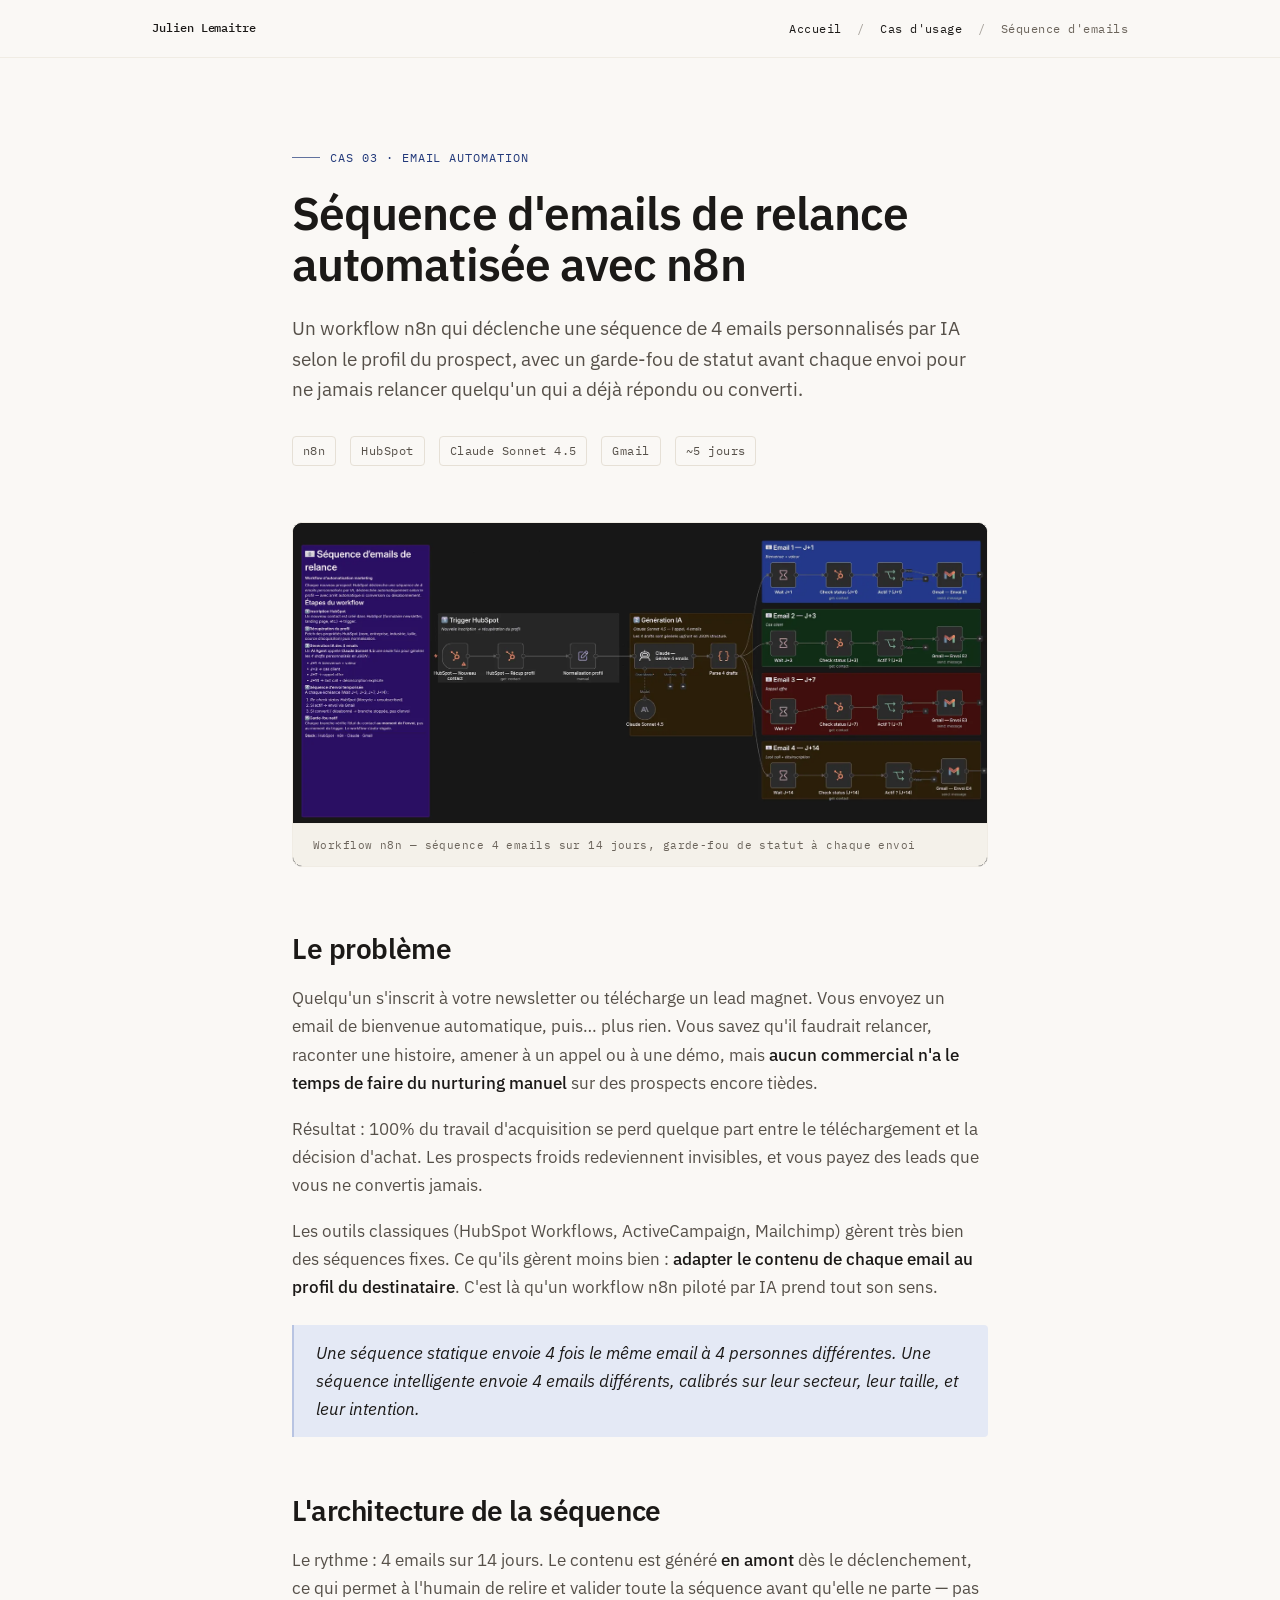
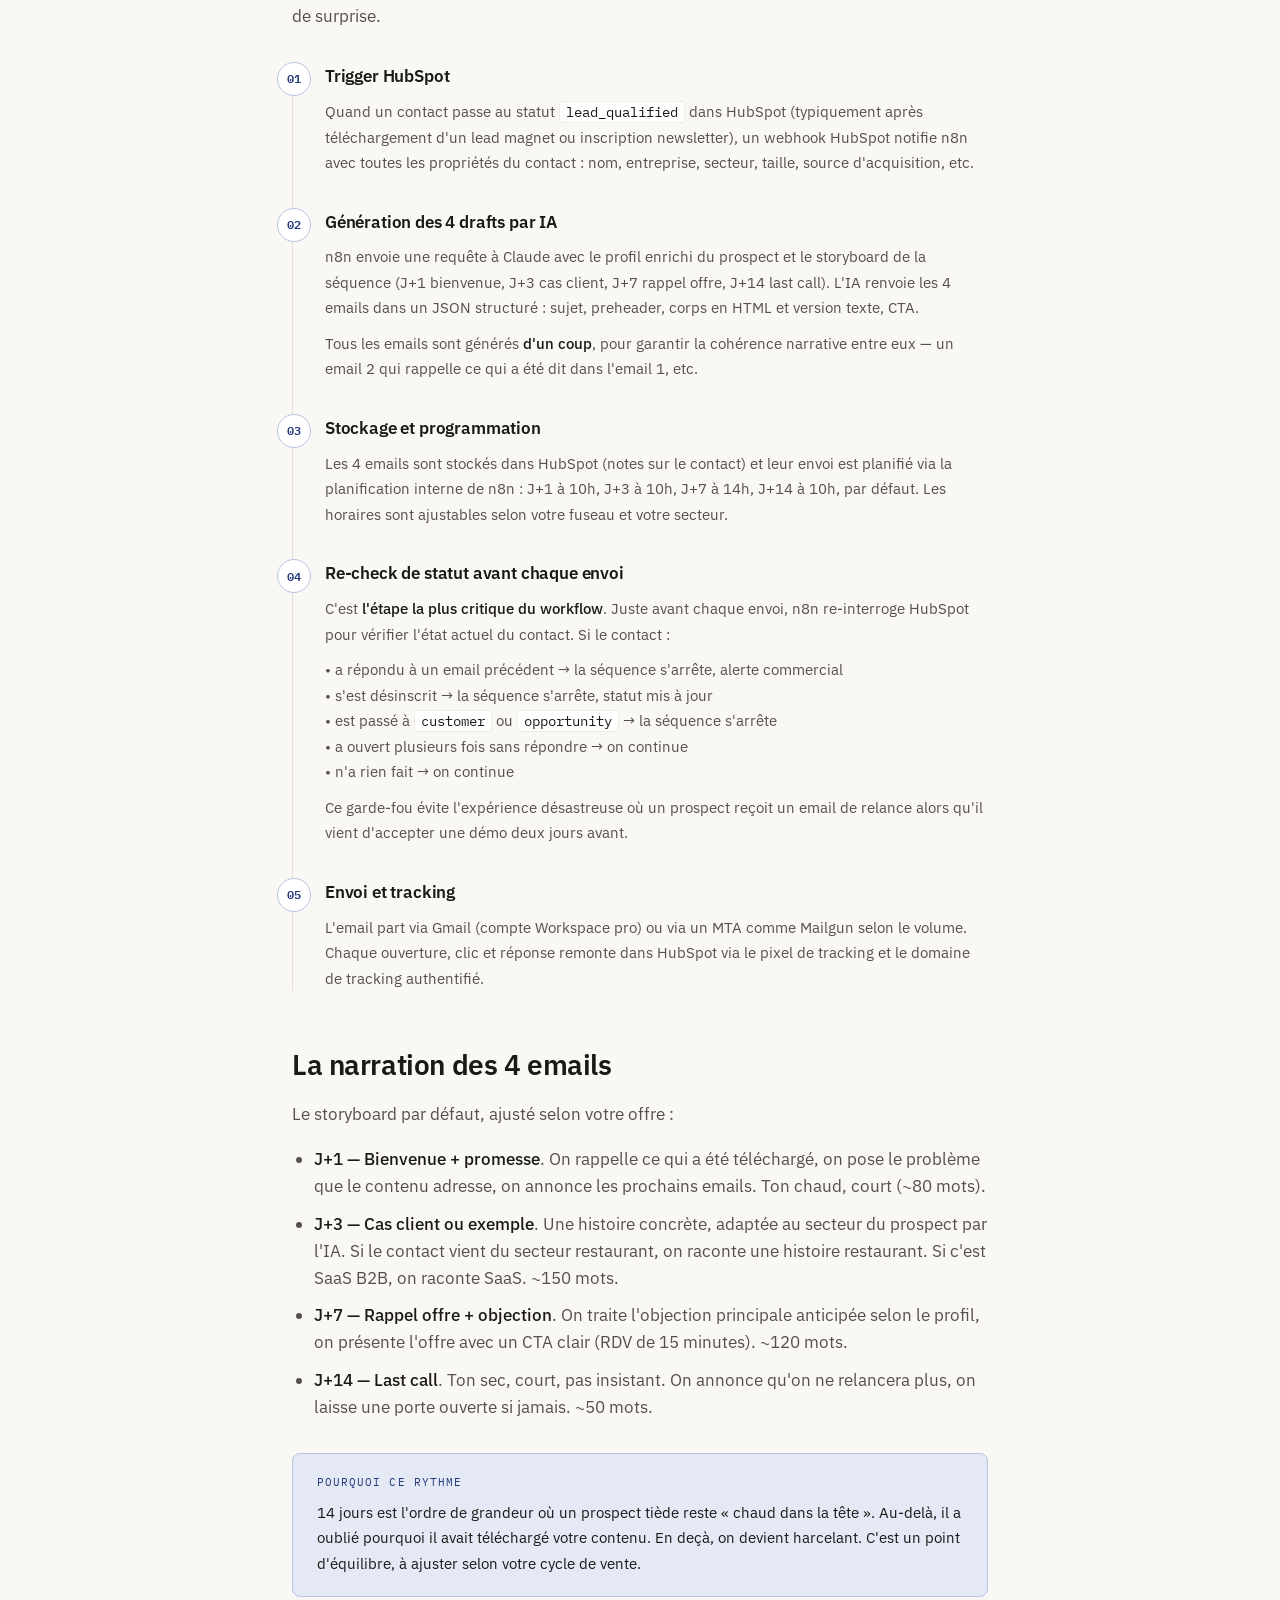
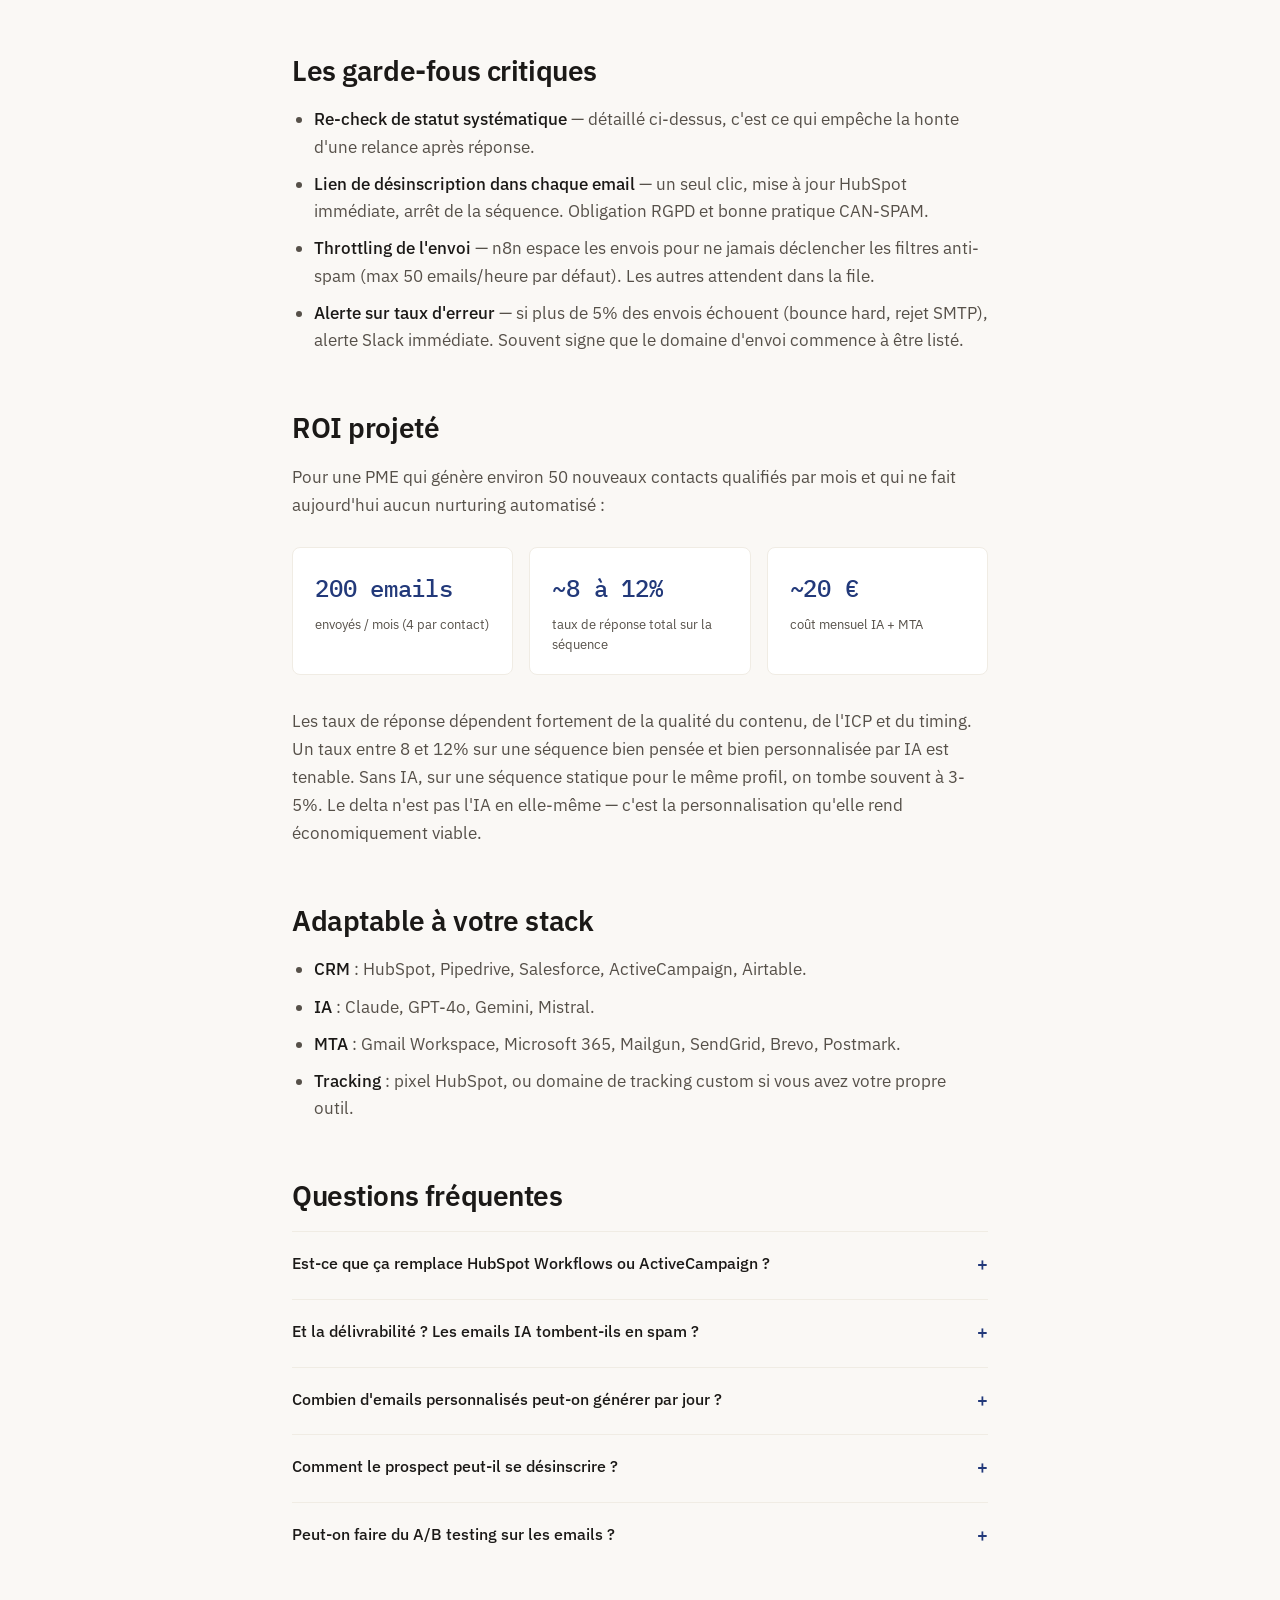
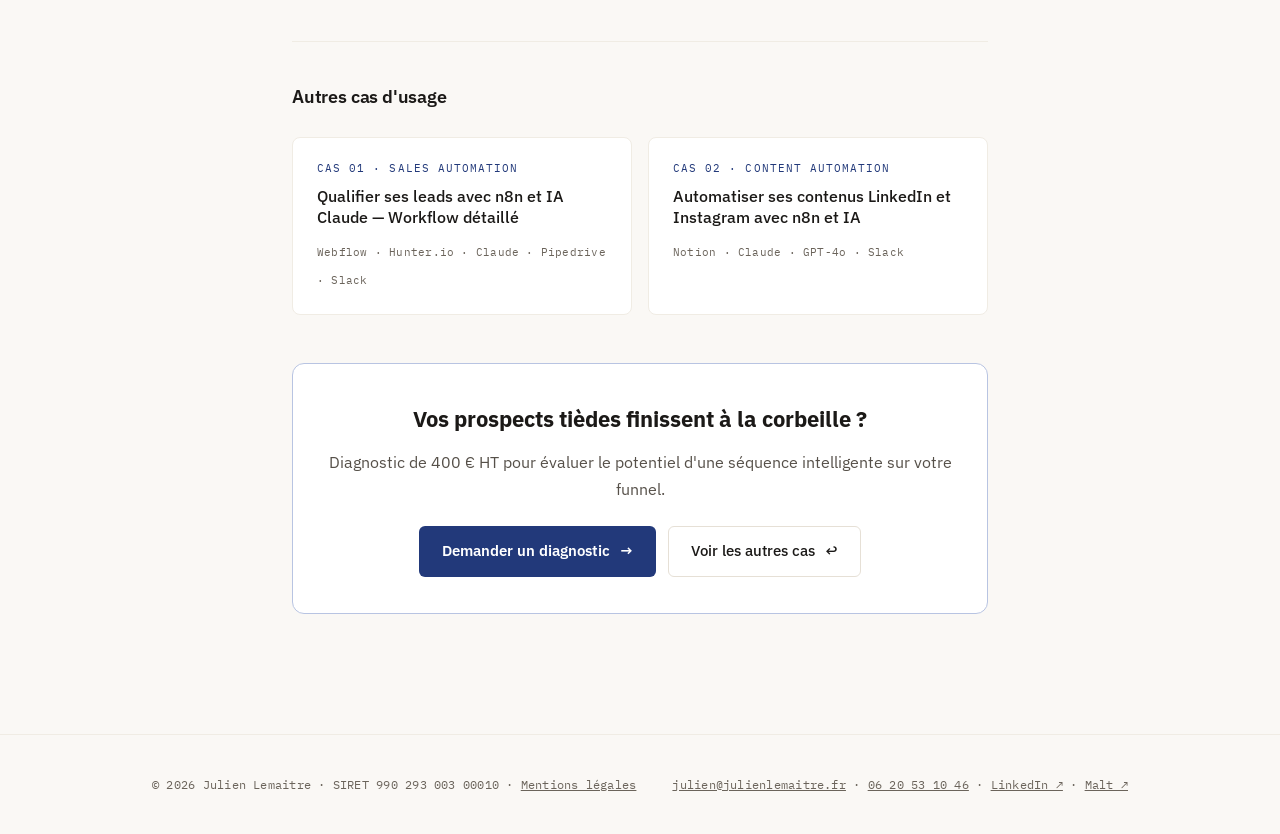
<file: cas/sequence-emails-relance-n8n.html>
<!doctype html>
<html lang="fr-FR">
<head>
<meta charset="utf-8" />
<meta name="viewport" content="width=device-width, initial-scale=1" />

<title>Séquence d'emails personnalisée par IA avec n8n et HubSpot</title>
<meta name="description" content="Workflow n8n : séquence de 4 emails de relance personnalisés par IA, déclenchée depuis HubSpot, avec contrôle de statut avant chaque envoi." />
<meta name="author" content="Julien Lemaitre" />
<meta name="robots" content="index, follow, max-image-preview:large, max-snippet:-1" />
<meta name="theme-color" content="#faf8f5" />

<link rel="canonical" href="https://julienlemaitre.fr/cas/sequence-emails-relance-n8n" />
<link rel="icon" type="image/svg+xml" href="/favicon.svg" />
<link rel="apple-touch-icon" sizes="180x180" href="/apple-touch-icon.png" />

<meta property="og:type" content="article" />
<meta property="og:locale" content="fr_FR" />
<meta property="og:site_name" content="Julien Lemaitre" />
<meta property="og:title" content="Séquence d'emails de relance automatisée avec n8n" />
<meta property="og:description" content="Workflow n8n pour automatiser une séquence de 4 emails de relance personnalisés par IA — déclenchée depuis HubSpot, avec garde-fou de statut à chaque envoi." />
<meta property="og:url" content="https://julienlemaitre.fr/cas/sequence-emails-relance-n8n" />
<meta property="og:image" content="https://julienlemaitre.fr/assets/workflow-3-emails.png" />
<meta property="og:image:alt" content="Capture d'écran du workflow n8n de séquence d'emails de relance" />
<meta property="article:author" content="Julien Lemaitre" />

<meta name="twitter:card" content="summary_large_image" />
<meta name="twitter:title" content="Séquence d'emails de relance automatisée avec n8n" />
<meta name="twitter:description" content="HubSpot → IA Claude → 4 emails programmés sur 14 jours, avec garde-fou à chaque envoi." />
<meta name="twitter:image" content="https://julienlemaitre.fr/assets/workflow-3-emails.png" />

<link rel="preconnect" href="https://fonts.googleapis.com" />
<link rel="preconnect" href="https://fonts.gstatic.com" crossorigin />
<link href="https://fonts.googleapis.com/css2?family=IBM+Plex+Sans:wght@400;500;600;700&family=IBM+Plex+Mono:wght@400;500&display=swap" rel="stylesheet" />
<link rel="stylesheet" href="/assets/article.css" />

<script type="application/ld+json">
{
  "@context": "https://schema.org",
  "@graph": [
    {
      "@type": "BreadcrumbList",
      "itemListElement": [
        {"@type": "ListItem", "position": 1, "name": "Accueil", "item": "https://julienlemaitre.fr/"},
        {"@type": "ListItem", "position": 2, "name": "Cas d'usage", "item": "https://julienlemaitre.fr/#cas"},
        {"@type": "ListItem", "position": 3, "name": "Séquence d'emails de relance"}
      ]
    },
    {
      "@type": "TechArticle",
      "headline": "Séquence d'emails de relance automatisée avec n8n",
      "description": "Workflow n8n pour automatiser une séquence de 4 emails de relance personnalisés par IA, déclenchée depuis HubSpot avec garde-fou de statut à chaque envoi.",
      "image": "https://julienlemaitre.fr/assets/workflow-3-emails.png",
      "author": {"@type": "Person", "name": "Julien Lemaitre", "url": "https://julienlemaitre.fr/"},
      "publisher": {"@type": "Person", "name": "Julien Lemaitre", "url": "https://julienlemaitre.fr/"},
      "datePublished": "2026-05-20",
      "dateModified": "2026-05-20",
      "inLanguage": "fr-FR",
      "mainEntityOfPage": "https://julienlemaitre.fr/cas/sequence-emails-relance-n8n",
      "keywords": "n8n, workflow automation, email automation, séquence email, HubSpot, Claude, IA générative, lead nurturing"
    },
    {
      "@type": "FAQPage",
      "mainEntity": [
        {
          "@type": "Question",
          "name": "Est-ce que ça remplace HubSpot Workflows ou ActiveCampaign ?",
          "acceptedAnswer": {"@type": "Answer", "text": "Pas vraiment, et ce n'est pas l'objectif. L'intérêt de n8n est de pouvoir injecter de la logique IA et des données externes que les outils standards gèrent mal. Si vous avez besoin d'une simple séquence statique, HubSpot Workflows fait le job. Si vous voulez personnaliser le contenu par IA selon le profil, n8n est plus adapté."}
        },
        {
          "@type": "Question",
          "name": "Et la délivrabilité ? Les emails IA tombent-ils en spam ?",
          "acceptedAnswer": {"@type": "Answer", "text": "La délivrabilité ne dépend pas de l'origine du texte (IA ou humain) mais de la réputation du domaine, de l'authentification SPF/DKIM/DMARC et du comportement des destinataires. Les emails sont envoyés via votre domaine habituel (Gmail Workspace, Microsoft 365, Mailgun…). Le contenu IA reste indiscernable d'un texte humain si le prompt est bien fait."}
        },
        {
          "@type": "Question",
          "name": "Combien d'emails personnalisés peut-on générer par jour ?",
          "acceptedAnswer": {"@type": "Answer", "text": "Techniquement, plusieurs milliers. En pratique, la limite vient de votre MTA (Gmail Workspace : ~2 000/jour, Mailgun : selon plan). Le workflow inclut un throttling pour respecter ces limites et éviter le bannissement temporaire pour envoi en masse."}
        },
        {
          "@type": "Question",
          "name": "Comment le prospect peut-il se désinscrire ?",
          "acceptedAnswer": {"@type": "Answer", "text": "Chaque email contient un lien de désinscription standard. Le clic sur ce lien marque le contact comme « unsubscribed » dans HubSpot, ce qui arrête immédiatement la séquence — c'est le mécanisme de re-check de statut intégré au workflow. Conforme RGPD et CAN-SPAM."}
        }
      ]
    }
  ]
}
</script>
<script defer src="https://cloud.umami.is/script.js" data-website-id="cdc237ee-e042-418c-96bf-7b74067eba70"></script>
</head>
<body>

<nav class="top" aria-label="Fil d'Ariane">
  <div class="container">
    <a href="/" class="brand">Julien Lemaitre</a>
    <span class="crumb">
      <a href="/">Accueil</a>
      <span class="sep">/</span>
      <a href="/#cas">Cas d'usage</a>
      <span class="sep">/</span>
      Séquence d'emails
    </span>
  </div>
</nav>

<article class="case-page">
  <div class="container">

    <header class="head">
      <p class="eyebrow">Cas 03 · Email automation</p>
      <h1>Séquence d'emails de relance automatisée avec n8n</h1>
      <p class="lede">
        Un workflow n8n qui déclenche une séquence de 4 emails personnalisés par IA selon le profil
        du prospect, avec un garde-fou de statut avant chaque envoi pour ne jamais relancer quelqu'un
        qui a déjà répondu ou converti.
      </p>
      <div class="meta-row">
        <span class="chip">n8n</span>
        <span class="chip">HubSpot</span>
        <span class="chip">Claude Sonnet 4.5</span>
        <span class="chip">Gmail</span>
        <span class="chip">~5 jours</span>
      </div>
    </header>

    <figure class="hero-shot">
      <picture><source srcset="/assets/workflow-3-emails.webp" type="image/webp" /><img src="/assets/workflow-3-emails.png"
           alt="Workflow n8n de séquence d'emails : trigger HubSpot, génération des 4 drafts par IA Claude, envoi temporisé sur 14 jours avec contrôle de statut à chaque étape"
           width="1200" height="800" /></picture>
      <figcaption>Workflow n8n — séquence 4 emails sur 14 jours, garde-fou de statut à chaque envoi</figcaption>
    </figure>

    <div class="prose">

      <h2>Le problème</h2>
      <p>
        Quelqu'un s'inscrit à votre newsletter ou télécharge un lead magnet. Vous envoyez un email de
        bienvenue automatique, puis… plus rien. Vous savez qu'il faudrait relancer, raconter une histoire,
        amener à un appel ou à une démo, mais <strong>aucun commercial n'a le temps de faire du
        nurturing manuel</strong> sur des prospects encore tièdes.
      </p>
      <p>
        Résultat : 100% du travail d'acquisition se perd quelque part entre le téléchargement et la
        décision d'achat. Les prospects froids redeviennent invisibles, et vous payez des leads que vous
        ne convertis jamais.
      </p>
      <p>
        Les outils classiques (HubSpot Workflows, ActiveCampaign, Mailchimp) gèrent très bien des
        séquences fixes. Ce qu'ils gèrent moins bien : <strong>adapter le contenu de chaque email au
        profil du destinataire</strong>. C'est là qu'un workflow n8n piloté par IA prend tout son sens.
      </p>

      <blockquote>
        Une séquence statique envoie 4 fois le même email à 4 personnes différentes. Une séquence
        intelligente envoie 4 emails différents, calibrés sur leur secteur, leur taille, et leur
        intention.
      </blockquote>

      <h2>L'architecture de la séquence</h2>
      <p>
        Le rythme : 4 emails sur 14 jours. Le contenu est généré <strong>en amont</strong> dès le
        déclenchement, ce qui permet à l'humain de relire et valider toute la séquence avant qu'elle
        ne parte — pas de surprise.
      </p>

      <div class="steps" role="list">
        <div class="step" data-step="01" role="listitem">
          <h3>Trigger HubSpot</h3>
          <p>
            Quand un contact passe au statut <code>lead_qualified</code> dans HubSpot (typiquement
            après téléchargement d'un lead magnet ou inscription newsletter), un webhook HubSpot
            notifie n8n avec toutes les propriétés du contact : nom, entreprise, secteur, taille,
            source d'acquisition, etc.
          </p>
        </div>

        <div class="step" data-step="02" role="listitem">
          <h3>Génération des 4 drafts par IA</h3>
          <p>
            n8n envoie une requête à Claude avec le profil enrichi du prospect et le storyboard de la
            séquence (J+1 bienvenue, J+3 cas client, J+7 rappel offre, J+14 last call). L'IA renvoie
            les 4 emails dans un JSON structuré : sujet, preheader, corps en HTML et version texte,
            CTA.
          </p>
          <p>
            Tous les emails sont générés <strong>d'un coup</strong>, pour garantir la cohérence narrative
            entre eux — un email 2 qui rappelle ce qui a été dit dans l'email 1, etc.
          </p>
        </div>

        <div class="step" data-step="03" role="listitem">
          <h3>Stockage et programmation</h3>
          <p>
            Les 4 emails sont stockés dans HubSpot (notes sur le contact) et leur envoi est planifié
            via la planification interne de n8n : J+1 à 10h, J+3 à 10h, J+7 à 14h, J+14 à 10h, par
            défaut. Les horaires sont ajustables selon votre fuseau et votre secteur.
          </p>
        </div>

        <div class="step" data-step="04" role="listitem">
          <h3>Re-check de statut avant chaque envoi</h3>
          <p>
            C'est <strong>l'étape la plus critique du workflow</strong>. Juste avant chaque envoi, n8n
            re-interroge HubSpot pour vérifier l'état actuel du contact. Si le contact :
          </p>
          <p>
            • a répondu à un email précédent → la séquence s'arrête, alerte commercial<br>
            • s'est désinscrit → la séquence s'arrête, statut mis à jour<br>
            • est passé à <code>customer</code> ou <code>opportunity</code> → la séquence s'arrête<br>
            • a ouvert plusieurs fois sans répondre → on continue<br>
            • n'a rien fait → on continue
          </p>
          <p>
            Ce garde-fou évite l'expérience désastreuse où un prospect reçoit un email de relance
            alors qu'il vient d'accepter une démo deux jours avant.
          </p>
        </div>

        <div class="step" data-step="05" role="listitem">
          <h3>Envoi et tracking</h3>
          <p>
            L'email part via Gmail (compte Workspace pro) ou via un MTA comme Mailgun selon le volume.
            Chaque ouverture, clic et réponse remonte dans HubSpot via le pixel de tracking et le
            domaine de tracking authentifié.
          </p>
        </div>
      </div>

      <h2>La narration des 4 emails</h2>
      <p>
        Le storyboard par défaut, ajusté selon votre offre :
      </p>
      <ul>
        <li><strong>J+1 — Bienvenue + promesse</strong>. On rappelle ce qui a été téléchargé, on pose
          le problème que le contenu adresse, on annonce les prochains emails. Ton chaud, court (~80
          mots).</li>
        <li><strong>J+3 — Cas client ou exemple</strong>. Une histoire concrète, adaptée au secteur
          du prospect par l'IA. Si le contact vient du secteur restaurant, on raconte une histoire
          restaurant. Si c'est SaaS B2B, on raconte SaaS. ~150 mots.</li>
        <li><strong>J+7 — Rappel offre + objection</strong>. On traite l'objection principale anticipée
          selon le profil, on présente l'offre avec un CTA clair (RDV de 15 minutes). ~120 mots.</li>
        <li><strong>J+14 — Last call</strong>. Ton sec, court, pas insistant. On annonce qu'on ne
          relancera plus, on laisse une porte ouverte si jamais. ~50 mots.</li>
      </ul>

      <div class="callout">
        <span class="label">Pourquoi ce rythme</span>
        <p>
          14 jours est l'ordre de grandeur où un prospect tiède reste « chaud dans la tête ». Au-delà,
          il a oublié pourquoi il avait téléchargé votre contenu. En deçà, on devient harcelant. C'est
          un point d'équilibre, à ajuster selon votre cycle de vente.
        </p>
      </div>

      <h2>Les garde-fous critiques</h2>
      <ul>
        <li><strong>Re-check de statut systématique</strong> — détaillé ci-dessus, c'est ce qui empêche
          la honte d'une relance après réponse.</li>
        <li><strong>Lien de désinscription dans chaque email</strong> — un seul clic, mise à jour
          HubSpot immédiate, arrêt de la séquence. Obligation RGPD et bonne pratique CAN-SPAM.</li>
        <li><strong>Throttling de l'envoi</strong> — n8n espace les envois pour ne jamais déclencher
          les filtres anti-spam (max 50 emails/heure par défaut). Les autres attendent dans la file.</li>
        <li><strong>Alerte sur taux d'erreur</strong> — si plus de 5% des envois échouent (bounce hard,
          rejet SMTP), alerte Slack immédiate. Souvent signe que le domaine d'envoi commence à être
          listé.</li>
      </ul>

      <h2>ROI projeté</h2>
      <p>
        Pour une PME qui génère environ 50 nouveaux contacts qualifiés par mois et qui ne fait
        aujourd'hui aucun nurturing automatisé :
      </p>

      <div class="kpi-grid">
        <div class="kpi">
          <div class="value">200 emails</div>
          <div class="label">envoyés / mois (4 par contact)</div>
        </div>
        <div class="kpi">
          <div class="value">~8 à 12%</div>
          <div class="label">taux de réponse total sur la séquence</div>
        </div>
        <div class="kpi">
          <div class="value">~20 €</div>
          <div class="label">coût mensuel IA + MTA</div>
        </div>
      </div>

      <p>
        Les taux de réponse dépendent fortement de la qualité du contenu, de l'ICP et du timing. Un
        taux entre 8 et 12% sur une séquence bien pensée et bien personnalisée par IA est tenable.
        Sans IA, sur une séquence statique pour le même profil, on tombe souvent à 3-5%. Le delta
        n'est pas l'IA en elle-même — c'est la personnalisation qu'elle rend économiquement viable.
      </p>

      <h2>Adaptable à votre stack</h2>
      <ul>
        <li><strong>CRM</strong> : HubSpot, Pipedrive, Salesforce, ActiveCampaign, Airtable.</li>
        <li><strong>IA</strong> : Claude, GPT-4o, Gemini, Mistral.</li>
        <li><strong>MTA</strong> : Gmail Workspace, Microsoft 365, Mailgun, SendGrid, Brevo, Postmark.</li>
        <li><strong>Tracking</strong> : pixel HubSpot, ou domaine de tracking custom si vous avez votre propre
          outil.</li>
      </ul>

      <h2>Questions fréquentes</h2>

      <details class="faq">
        <summary>Est-ce que ça remplace HubSpot Workflows ou ActiveCampaign ?</summary>
        <p>
          Pas vraiment, et ce n'est pas l'objectif. L'intérêt de n8n est de pouvoir injecter de la
          logique IA et des données externes que les outils standards gèrent mal. Si vous avez besoin
          d'une simple séquence statique, HubSpot Workflows fait le job. Si vous voulez personnaliser le
          contenu par IA selon le profil, n8n est plus adapté.
        </p>
      </details>

      <details class="faq">
        <summary>Et la délivrabilité ? Les emails IA tombent-ils en spam ?</summary>
        <p>
          La délivrabilité ne dépend pas de l'origine du texte (IA ou humain) mais de la réputation
          du domaine, de l'authentification SPF/DKIM/DMARC et du comportement des destinataires. Les
          emails sont envoyés via votre domaine habituel (Gmail Workspace, Microsoft 365, Mailgun…).
          Le contenu IA reste indiscernable d'un texte humain si le prompt est bien fait.
        </p>
      </details>

      <details class="faq">
        <summary>Combien d'emails personnalisés peut-on générer par jour ?</summary>
        <p>
          Techniquement, plusieurs milliers. En pratique, la limite vient de votre MTA (Gmail Workspace :
          ~2 000/jour, Mailgun : selon plan). Le workflow inclut un throttling pour respecter ces
          limites et éviter le bannissement temporaire pour envoi en masse.
        </p>
      </details>

      <details class="faq">
        <summary>Comment le prospect peut-il se désinscrire ?</summary>
        <p>
          Chaque email contient un lien de désinscription standard. Le clic sur ce lien marque le
          contact comme « unsubscribed » dans HubSpot, ce qui arrête immédiatement la séquence —
          c'est le mécanisme de re-check de statut intégré au workflow. Conforme RGPD et CAN-SPAM.
        </p>
      </details>

      <details class="faq">
        <summary>Peut-on faire du A/B testing sur les emails ?</summary>
        <p>
          Oui. n8n peut envoyer deux variantes en parallèle sur des sous-ensembles de la liste,
          mesurer ouvertures et clics, et choisir la version gagnante pour la suite de la séquence.
          C'est généralement une option du pack avancé, parce que ça demande un volume suffisant
          (~200 contacts par variante) pour avoir des résultats statistiquement utilisables.
        </p>
      </details>

    </div>

    <section class="related" aria-labelledby="related-title">
      <h2 id="related-title">Autres cas d'usage</h2>
      <div class="related-grid">
        <a class="related-card" data-umami-event="related-case-click" href="/cas/qualification-leads-n8n">
          <span class="related-eyebrow">Cas 01 · Sales automation</span>
          <span class="related-title">Qualifier ses leads avec n8n et IA Claude — Workflow détaillé</span>
          <span class="related-tools">Webflow · Hunter.io · Claude · Pipedrive · Slack</span>
        </a>
        <a class="related-card" data-umami-event="related-case-click" href="/cas/generation-contenus-reseaux-sociaux">
          <span class="related-eyebrow">Cas 02 · Content automation</span>
          <span class="related-title">Automatiser ses contenus LinkedIn et Instagram avec n8n et IA</span>
          <span class="related-tools">Notion · Claude · GPT-4o · Slack</span>
        </a>
      </div>
    </section>

    <aside class="cta-block">
      <h2>Vos prospects tièdes finissent à la corbeille ?</h2>
      <p>Diagnostic de 400 € HT pour évaluer le potentiel d'une séquence intelligente sur votre funnel.</p>
      <div class="actions">
        <a class="btn btn-primary" data-umami-event="contact-cta" href="mailto:julien@julienlemaitre.fr?subject=Diagnostic%20process%20-%20S%C3%A9quence%20emails">
          Demander un diagnostic
          <span class="arrow" aria-hidden="true">→</span>
        </a>
        <a class="btn btn-ghost" data-umami-event="back-to-cases" href="/#cas">Voir les autres cas <span class="arrow" aria-hidden="true">↩</span></a>
      </div>
    </aside>

  </div>
</article>

<footer>
  <div class="container">
    <span>© 2026 Julien Lemaitre · SIRET 990 293 003 00010 · <a href="/mentions-legales">Mentions légales</a></span>
    <span><a href="mailto:julien@julienlemaitre.fr" data-umami-event="mail-footer">julien@julienlemaitre.fr</a> · <a href="tel:+33620531046" data-umami-event="phone-footer">06 20 53 10 46</a> · <a href="https://www.linkedin.com/in/julienltm" data-umami-event="linkedin-footer" target="_blank" rel="noopener">LinkedIn ↗</a> · <a href="https://malt.fr/profile/julienlemaitre" data-umami-event="malt-footer" target="_blank" rel="noopener">Malt ↗</a></span>
  </div>
</footer>

</body>
</html>
</file>
<file: assets/article.css>
:root {
  --bg:          #faf8f5;
  --bg-elev:     #f4f1ea;
  --bg-card:     #ffffff;
  --border:      #e6e0d6;
  --border-soft: #f0ece4;
  --fg:          #1b1917;
  --fg-muted:    #565049;
  --fg-dim:      #6b645b;
  --accent:      #22397a;
  --accent-soft: #e4e9f5;
  --accent-line: #b8c4e2;
  --shot-bg:     #10141b;

  --mono: "IBM Plex Mono", ui-monospace, SFMono-Regular, Menlo, monospace;
  --sans: "IBM Plex Sans", ui-sans-serif, system-ui, -apple-system, "Segoe UI", Roboto, sans-serif;

  --container: 760px;
}

* { box-sizing: border-box; }
html, body { margin: 0; padding: 0; }
html { -webkit-text-size-adjust: 100%; scroll-behavior: smooth; }
body {
  background: var(--bg);
  color: var(--fg);
  font-family: var(--sans);
  font-size: 16.5px;
  line-height: 1.7;
  
  -webkit-font-smoothing: antialiased;
  -moz-osx-font-smoothing: grayscale;
}
a { color: var(--accent); }
::selection { background: var(--accent-soft); color: var(--fg); }

.container {
  max-width: var(--container);
  margin: 0 auto;
  padding: 0 32px;
}

nav.top {
  border-bottom: 1px solid var(--border-soft);
  padding: 18px 0;
  font-family: var(--mono);
  font-size: 12px;
  color: var(--fg-dim);
  letter-spacing: 0.04em;
}
nav.top .container {
  max-width: 1040px;
  display: flex;
  justify-content: space-between;
  align-items: center;
  gap: 16px;
  flex-wrap: wrap;
}
nav.top a {
  color: var(--fg);
  text-decoration: none;
  border-bottom: 1px solid transparent;
  transition: border-color 0.15s ease, color 0.15s ease;
}
nav.top a:hover { color: var(--accent); border-bottom-color: var(--accent); }
nav.top .brand { color: var(--fg); font-weight: 500; letter-spacing: -0.005em; }
nav.top .crumb { color: var(--fg-dim); }
nav.top .crumb .sep { margin: 0 8px; opacity: 0.6; }

article.case-page {
  padding: 80px 0 40px;
}
article.case-page header.head {
  margin-bottom: 56px;
  max-width: var(--container);
}

/* ─── Layout avec sommaire latéral ─── */
.case-page .container.has-toc {
  max-width: 1080px;
  display: grid;
  grid-template-columns: minmax(0, 1fr) 220px;
  gap: 64px;
  align-items: start;
}
.case-page .container.has-toc .article-main {
  min-width: 0;
  max-width: var(--container);
}
.case-page .container.has-toc .article-main header.head { max-width: 100%; }

@media (max-width: 1100px) {
  .case-page .container.has-toc {
    grid-template-columns: 1fr;
    max-width: var(--container);
    gap: 0;
  }
}

aside.toc {
  position: sticky;
  top: 32px;
  align-self: start;
  padding: 0 0 0 18px;
  border-left: 1px solid var(--border-soft);
  max-height: calc(100vh - 64px);
  overflow-y: auto;
  font-size: 13px;
  line-height: 1.5;
}
aside.toc .toc-label {
  font-family: var(--mono);
  font-size: 10.5px;
  letter-spacing: 0.1em;
  text-transform: uppercase;
  color: var(--fg-dim);
  margin: 0 0 14px;
}
aside.toc ol {
  list-style: none;
  margin: 0;
  padding: 0;
  counter-reset: tocnum;
}
aside.toc ol li {
  margin: 0 0 8px;
  position: relative;
  counter-increment: tocnum;
}
aside.toc ol li::before {
  content: counter(tocnum, decimal-leading-zero);
  font-family: var(--mono);
  font-size: 10.5px;
  color: var(--fg-dim);
  margin-right: 8px;
  letter-spacing: 0.02em;
}
aside.toc ol li ol {
  margin-top: 6px;
  padding-left: 12px;
  counter-reset: subtocnum;
}
aside.toc ol li ol li {
  margin-bottom: 4px;
  counter-increment: subtocnum;
}
aside.toc ol li ol li::before {
  content: "–";
  color: var(--fg-dim);
  margin-right: 6px;
}
aside.toc a {
  color: var(--fg-muted);
  text-decoration: none;
  transition: color 0.12s ease;
}
aside.toc a:hover { color: var(--accent); }
aside.toc a.active {
  color: var(--accent);
  font-weight: 500;
}

/* En mobile : sommaire en accordion en haut */
@media (max-width: 1100px) {
  aside.toc {
    position: static;
    margin: 24px 0 40px;
    padding: 20px 22px;
    border: 1px solid var(--border-soft);
    border-radius: 8px;
    max-height: none;
  }
  aside.toc.collapsed ol { display: none; }
  aside.toc .toc-label {
    cursor: pointer;
    display: flex;
    align-items: center;
    justify-content: space-between;
    margin-bottom: 0;
  }
  aside.toc.collapsed .toc-label { margin-bottom: 0; }
  aside.toc:not(.collapsed) .toc-label { margin-bottom: 14px; }
  aside.toc .toc-toggle {
    font-family: var(--mono);
    color: var(--accent);
    font-size: 14px;
    background: none;
    border: none;
    padding: 0;
    cursor: pointer;
  }
}

/* Scroll-margin pour que les ancres ne soient pas collées en haut */
.prose h2, .prose h3 { scroll-margin-top: 24px; }
.head .eyebrow {
  font-family: var(--mono);
  font-size: 12px;
  letter-spacing: 0.08em;
  color: var(--accent);
  text-transform: uppercase;
  margin: 0 0 20px;
  display: inline-flex;
  align-items: center;
  gap: 10px;
}
.head .eyebrow::before {
  content: "";
  display: inline-block;
  width: 28px; height: 1px;
  background: var(--accent);
  opacity: 0.7;
}
.head h1 {
  font-size: clamp(32px, 4.6vw, 46px);
  line-height: 1.1;
  letter-spacing: -0.02em;
  font-weight: 600;
  margin: 0 0 24px;
  color: var(--fg);
}
.head .lede {
  font-size: clamp(17px, 1.6vw, 19px);
  color: var(--fg-muted);
  line-height: 1.6;
  margin: 0 0 32px;
}
.meta-row {
  display: flex;
  gap: 14px;
  flex-wrap: wrap;
  font-family: var(--mono);
  font-size: 11.5px;
  color: var(--fg-dim);
  letter-spacing: 0.04em;
}
.meta-row .chip {
  padding: 4px 10px;
  border: 1px solid var(--border);
  border-radius: 4px;
  color: var(--fg-muted);
}

.hero-shot {
  margin: 0 0 64px;
  background: var(--shot-bg);
  border: 1px solid var(--border-soft);
  border-radius: 10px;
  padding: 0;
  overflow: hidden;
}
.hero-shot img {
  display: block;
  width: 100%;
  height: auto;
}
.hero-shot figcaption {
  font-family: var(--mono);
  font-size: 11px;
  color: var(--fg-dim);
  letter-spacing: 0.04em;
  padding: 12px 20px;
  border-top: 1px solid var(--border-soft);
  background: var(--bg-elev);
}

.prose h2 {
  font-size: clamp(22px, 2.4vw, 28px);
  font-weight: 600;
  letter-spacing: -0.015em;
  color: var(--fg);
  margin: 56px 0 18px;
  line-height: 1.25;
}
.prose h2:first-child { margin-top: 0; }
.prose h3 {
  font-size: 18px;
  font-weight: 600;
  color: var(--fg);
  margin: 32px 0 12px;
  letter-spacing: -0.01em;
}
.prose p {
  margin: 0 0 18px;
  color: var(--fg-muted);
}
.prose p strong { color: var(--fg); font-weight: 500; }
.prose ul, .prose ol {
  color: var(--fg-muted);
  padding-left: 22px;
  margin: 0 0 24px;
}
.prose li { margin-bottom: 10px; line-height: 1.65; }
.prose li strong { color: var(--fg); font-weight: 500; }
.prose code {
  font-family: var(--mono);
  font-size: 13.5px;
  background: var(--bg-card);
  border: 1px solid var(--border-soft);
  padding: 1px 6px;
  border-radius: 3px;
  color: var(--fg);
}
.prose blockquote {
  margin: 24px 0;
  padding: 14px 22px;
  border-left: 2px solid var(--accent-line);
  background: var(--accent-soft);
  color: var(--fg);
  font-style: italic;
  border-radius: 0 4px 4px 0;
}

.steps {
  margin: 32px 0 40px;
  border-left: 1px solid var(--border);
  padding-left: 0;
}
.steps .step {
  padding-left: 32px;
  position: relative;
  padding-bottom: 28px;
}
.steps .step:last-child { padding-bottom: 0; }
.steps .step::before {
  content: attr(data-step);
  position: absolute;
  left: -16px;
  top: 0;
  width: 32px;
  height: 32px;
  border-radius: 50%;
  background: var(--bg-card);
  border: 1px solid var(--accent-line);
  display: grid;
  place-items: center;
  font-family: var(--mono);
  font-size: 11.5px;
  color: var(--accent);
  font-weight: 600;
}
.steps .step h3 {
  margin: 4px 0 8px;
  font-size: 17px;
  color: var(--fg);
}
.steps .step p {
  color: var(--fg-muted);
  font-size: 15px;
  margin: 0;
}
.steps .step p + p { margin-top: 10px; }

.callout {
  margin: 32px 0;
  padding: 20px 24px;
  background: var(--accent-soft);
  border: 1px solid var(--accent-line);
  border-radius: 8px;
}
.callout .label {
  font-family: var(--mono);
  font-size: 10.5px;
  letter-spacing: 0.1em;
  text-transform: uppercase;
  color: var(--accent);
  margin-bottom: 8px;
  display: block;
}
.callout p { margin: 0; color: var(--fg); font-size: 15px; }

.kpi-grid {
  display: grid;
  grid-template-columns: repeat(3, 1fr);
  gap: 16px;
  margin: 28px 0 32px;
}
@media (max-width: 640px) { .kpi-grid { grid-template-columns: 1fr; } }
.kpi {
  background: var(--bg-card);
  border: 1px solid var(--border-soft);
  border-radius: 8px;
  padding: 20px 22px;
}
.kpi .value {
  font-family: var(--mono);
  font-size: 24px;
  color: var(--accent);
  font-weight: 500;
  letter-spacing: -0.01em;
  margin-bottom: 6px;
}
.kpi .label {
  font-size: 13px;
  color: var(--fg-muted);
  line-height: 1.5;
}

details.faq {
  border-top: 1px solid var(--border-soft);
  padding: 18px 0;
}
details.faq[open] summary { color: var(--accent); }
details.faq summary {
  cursor: pointer;
  list-style: none;
  font-weight: 500;
  color: var(--fg);
  font-size: 15.5px;
  display: flex;
  justify-content: space-between;
  gap: 16px;
  transition: color 0.15s ease;
}
details.faq summary::-webkit-details-marker { display: none; }
details.faq summary::after {
  content: "+";
  font-family: var(--mono);
  color: var(--accent);
  font-size: 18px;
  transition: transform 0.2s ease;
}
details.faq[open] summary::after { content: "−"; }
details.faq[open] { padding-bottom: 24px; }
details.faq p {
  margin: 14px 0 0;
  color: var(--fg-muted);
  font-size: 15px;
  line-height: 1.65;
}

.related {
  margin: 72px 0 0;
  padding-top: 40px;
  border-top: 1px solid var(--border-soft);
}
.related h2 {
  font-size: 18px;
  font-weight: 600;
  color: var(--fg);
  margin: 0 0 24px;
  letter-spacing: -0.01em;
}
.related-grid {
  display: grid;
  grid-template-columns: repeat(2, 1fr);
  gap: 16px;
}
@media (max-width: 640px) { .related-grid { grid-template-columns: 1fr; } }
.related-card {
  display: block;
  padding: 22px 24px;
  background: var(--bg-card);
  border: 1px solid var(--border-soft);
  border-radius: 8px;
  text-decoration: none;
  color: inherit;
  transition: border-color 0.15s ease, transform 0.1s ease;
}
.related-card:hover {
  border-color: var(--accent-line);
  transform: translateY(-1px);
}
.related-card .related-eyebrow {
  display: block;
  font-family: var(--mono);
  font-size: 10.5px;
  letter-spacing: 0.1em;
  text-transform: uppercase;
  color: var(--accent);
  margin-bottom: 8px;
}
.related-card .related-title {
  display: block;
  font-size: 15.5px;
  font-weight: 500;
  color: var(--fg);
  margin-bottom: 8px;
  line-height: 1.35;
}
.related-card .related-tools {
  font-family: var(--mono);
  font-size: 11px;
  color: var(--fg-dim);
  letter-spacing: 0.02em;
}

.cta-block {
  margin: 48px 0 0;
  padding: 36px 32px;
  background: var(--bg-card);
  border: 1px solid var(--accent-line);
  border-radius: 12px;
  text-align: center;
}
.cta-block h2 {
  margin: 0 0 12px;
  font-size: 22px;
  color: var(--fg);
}
.cta-block p {
  margin: 0 0 24px;
  color: var(--fg-muted);
  font-size: 15.5px;
}
.cta-block .actions { justify-content: center; }

.actions {
  display: flex;
  gap: 12px;
  flex-wrap: wrap;
  align-items: center;
}
.btn {
  display: inline-flex;
  align-items: center;
  gap: 10px;
  padding: 12px 22px;
  font-size: 14.5px;
  font-weight: 500;
  text-decoration: none;
  border-radius: 6px;
  border: 1px solid transparent;
  transition: background 0.15s ease, border-color 0.15s ease, transform 0.1s ease;
}
.btn-primary { background: var(--accent); color: #ffffff; font-weight: 600; }
.btn-primary:hover { background: #2e4a99; }
.btn-ghost { color: var(--fg); border-color: var(--border); background: transparent; }
.btn-ghost:hover { border-color: var(--accent-line); background: var(--accent-soft); }
.btn .arrow { transition: transform 0.15s ease; }
.btn:hover .arrow { transform: translateX(2px); }

footer {
  border-top: 1px solid var(--border-soft);
  padding: 40px 0;
  margin-top: 80px;
  font-family: var(--mono);
  font-size: 11.5px;
  color: var(--fg-dim);
  letter-spacing: 0.02em;
}
footer .container {
  max-width: 1040px;
  display: flex;
  justify-content: space-between;
  flex-wrap: wrap;
  gap: 12px;
}
footer a { color: var(--fg-dim); }
footer a:hover { color: var(--accent); }

@media (max-width: 720px) {
  article.case-page { padding: 56px 0 24px; }
  .container { padding: 0 22px; }
}
</file>
